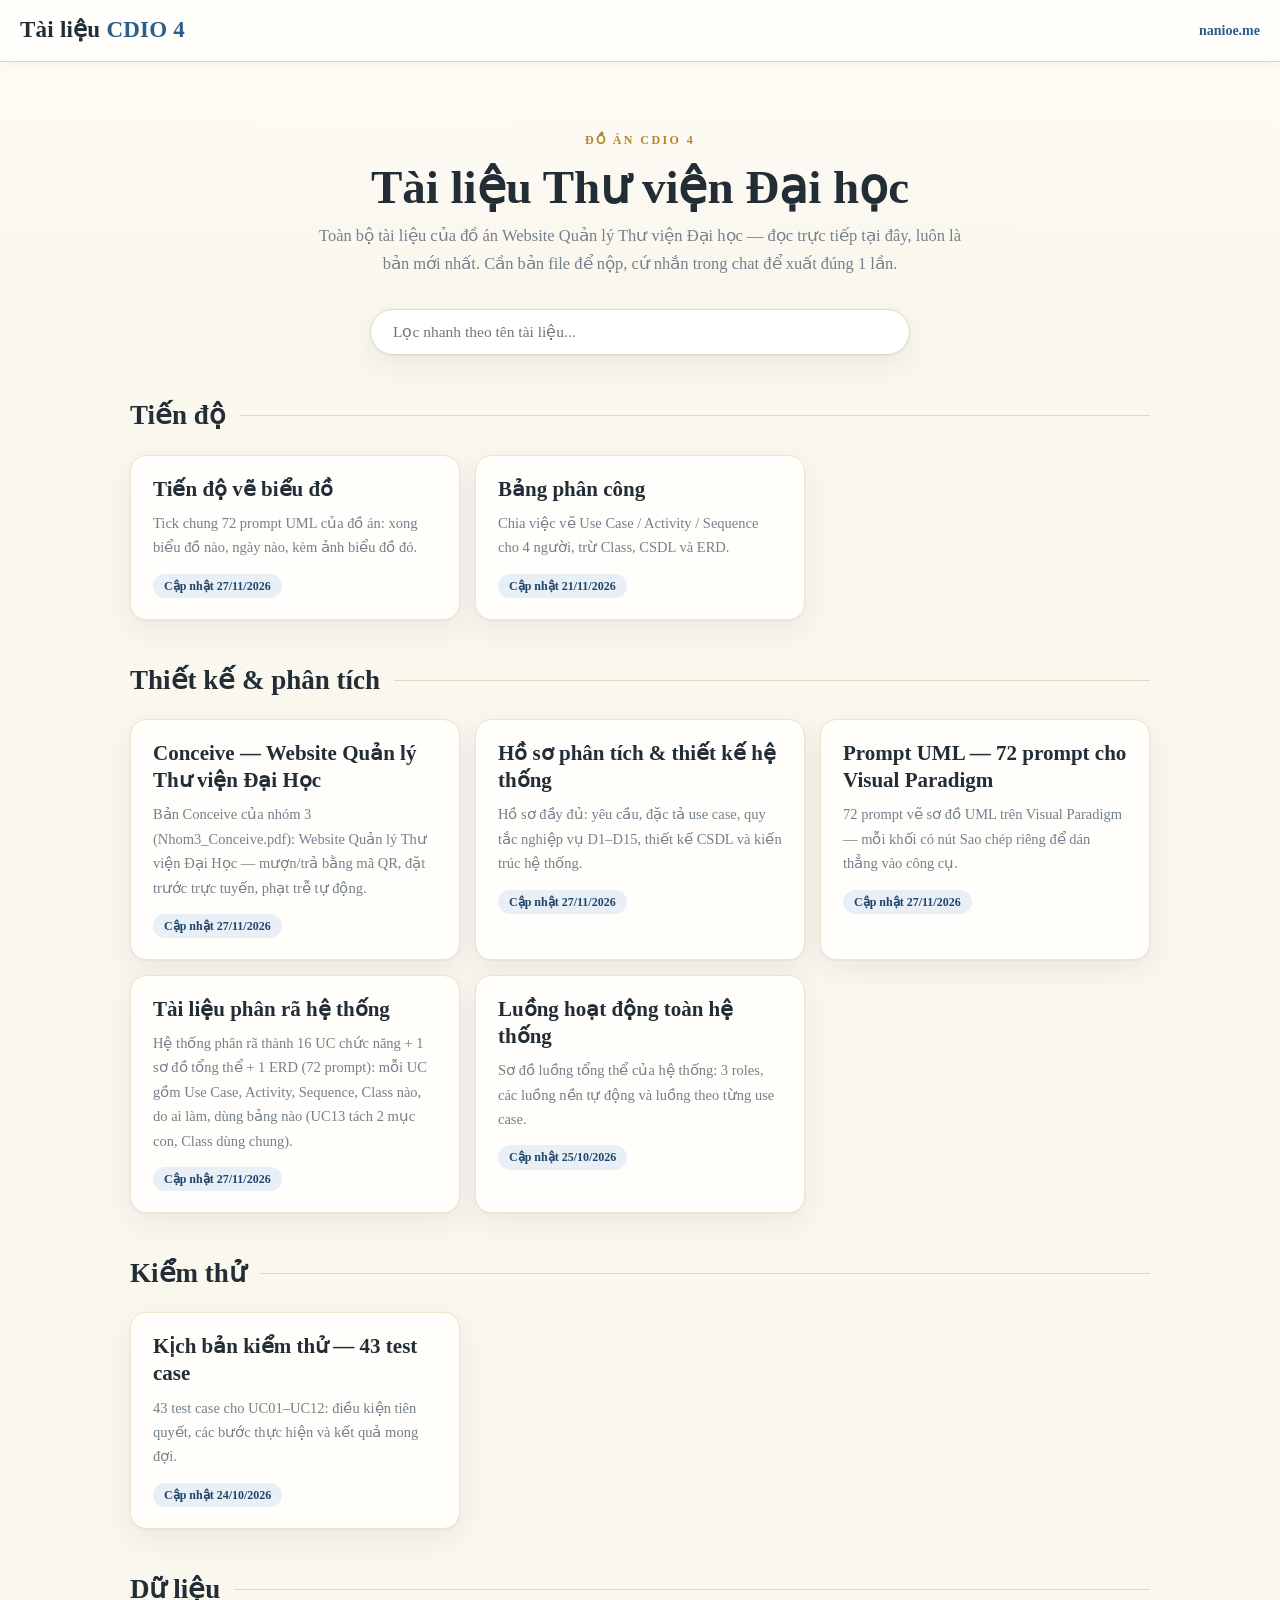
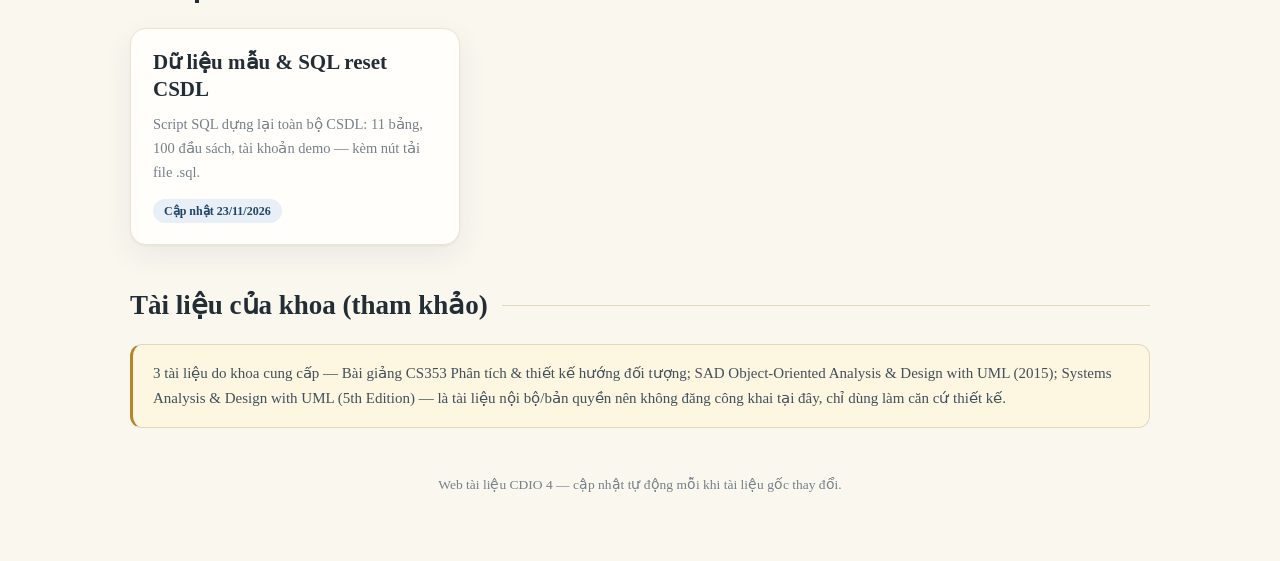
<file: index.html>
<!DOCTYPE html>
<html lang="vi">
<head>
<meta charset="UTF-8">
<meta name="viewport" content="width=device-width, initial-scale=1">
<title>Mục lục tài liệu — Tài liệu CDIO 4</title>
<meta name="description" content="Toàn bộ tài liệu đồ án CDIO 4 — Website Quản lý Thư viện Đại học, đọc tại một địa chỉ duy nhất, luôn là bản mới nhất.">
<link rel="icon" href="data:image/svg+xml,<svg xmlns='http://www.w3.org/2000/svg' viewBox='0 0 100 100'><text y='.9em' font-size='90'>B</text></svg>">
<link rel="stylesheet" href="style.css?v=9">
</head>
<body>
<header class="topbar">
  <a class="brand" href="index.html">Tài liệu <em>CDIO 4</em></a>
  <span class="top-links"><a href="https://nanioe.me">nanioe.me</a></span>
</header>
<main class="home">
  <div class="hero">
    <div class="kicker">Đồ án CDIO 4</div>
    <h1>Tài liệu Thư viện Đại học</h1>
    <p>Toàn bộ tài liệu của đồ án Website Quản lý Thư viện Đại học — đọc trực tiếp tại đây, luôn là bản mới nhất. Cần bản file để nộp, cứ nhắn trong chat để xuất đúng 1 lần.</p>
  </div>
  <input class="filter" id="docFilter" type="search" placeholder="Lọc nhanh theo tên tài liệu...">
<section class="group-block"><h2>Tiến độ</h2><div class="cards"><a class="card" href="tien-do.html" data-search="tiến độ vẽ biểu đồ tick chung 72 prompt uml của đồ án: xong biểu đồ nào, ngày nào, kèm ảnh biểu đồ đó."><strong>Tiến độ vẽ biểu đồ</strong><p>Tick chung 72 prompt UML của đồ án: xong biểu đồ nào, ngày nào, kèm ảnh biểu đồ đó.</p><span class="upd">Cập nhật 27/11/2026</span></a><a class="card" href="phan-cong.html" data-search="bảng phân công chia việc vẽ use case / activity / sequence cho 4 người, trừ class, csdl và erd."><strong>Bảng phân công</strong><p>Chia việc vẽ Use Case / Activity / Sequence cho 4 người, trừ Class, CSDL và ERD.</p><span class="upd">Cập nhật 21/11/2026</span></a></div></section>
<section class="group-block"><h2>Thiết kế &amp; phân tích</h2><div class="cards"><a class="card" href="conceive.html" data-search="conceive — website quản lý thư viện đại học bản conceive của nhóm 3 (nhom3_conceive.pdf): website quản lý thư viện đại học — mượn/trả bằng mã qr, đặt trước trực tuyến, phạt trễ tự động."><strong>Conceive — Website Quản lý Thư viện Đại Học</strong><p>Bản Conceive của nhóm 3 (Nhom3_Conceive.pdf): Website Quản lý Thư viện Đại Học — mượn/trả bằng mã QR, đặt trước trực tuyến, phạt trễ tự động.</p><span class="upd">Cập nhật 27/11/2026</span></a><a class="card" href="ho-so-thiet-ke.html" data-search="hồ sơ phân tích &amp; thiết kế hệ thống hồ sơ đầy đủ: yêu cầu, đặc tả use case, quy tắc nghiệp vụ d1–d15, thiết kế csdl và kiến trúc hệ thống."><strong>Hồ sơ phân tích &amp; thiết kế hệ thống</strong><p>Hồ sơ đầy đủ: yêu cầu, đặc tả use case, quy tắc nghiệp vụ D1–D15, thiết kế CSDL và kiến trúc hệ thống.</p><span class="upd">Cập nhật 27/11/2026</span></a><a class="card" href="prompt-uml.html" data-search="prompt uml — 72 prompt cho visual paradigm 72 prompt vẽ sơ đồ uml trên visual paradigm — mỗi khối có nút sao chép riêng để dán thẳng vào công cụ."><strong>Prompt UML — 72 prompt cho Visual Paradigm</strong><p>72 prompt vẽ sơ đồ UML trên Visual Paradigm — mỗi khối có nút Sao chép riêng để dán thẳng vào công cụ.</p><span class="upd">Cập nhật 27/11/2026</span></a><a class="card" href="phan-ra.html" data-search="tài liệu phân rã hệ thống hệ thống phân rã thành 16 uc chức năng + 1 sơ đồ tổng thể + 1 erd (72 prompt): mỗi uc gồm use case, activity, sequence, class nào, do ai làm, dùng bảng nào (uc13 tách 2 mục con, class dùng chung)."><strong>Tài liệu phân rã hệ thống</strong><p>Hệ thống phân rã thành 16 UC chức năng + 1 sơ đồ tổng thể + 1 ERD (72 prompt): mỗi UC gồm Use Case, Activity, Sequence, Class nào, do ai làm, dùng bảng nào (UC13 tách 2 mục con, Class dùng chung).</p><span class="upd">Cập nhật 27/11/2026</span></a><a class="card" href="luong-hoat-dong.html" data-search="luồng hoạt động toàn hệ thống sơ đồ luồng tổng thể của hệ thống: 3 roles, các luồng nền tự động và luồng theo từng use case."><strong>Luồng hoạt động toàn hệ thống</strong><p>Sơ đồ luồng tổng thể của hệ thống: 3 roles, các luồng nền tự động và luồng theo từng use case.</p><span class="upd">Cập nhật 25/10/2026</span></a></div></section>
<section class="group-block"><h2>Kiểm thử</h2><div class="cards"><a class="card" href="kich-ban-kiem-thu.html" data-search="kịch bản kiểm thử — 43 test case 43 test case cho uc01–uc12: điều kiện tiên quyết, các bước thực hiện và kết quả mong đợi."><strong>Kịch bản kiểm thử — 43 test case</strong><p>43 test case cho UC01–UC12: điều kiện tiên quyết, các bước thực hiện và kết quả mong đợi.</p><span class="upd">Cập nhật 24/10/2026</span></a></div></section>
<section class="group-block"><h2>Dữ liệu</h2><div class="cards"><a class="card" href="du-lieu-sql.html" data-search="dữ liệu mẫu &amp; sql reset csdl script sql dựng lại toàn bộ csdl: 11 bảng, 100 đầu sách, tài khoản demo — kèm nút tải file .sql."><strong>Dữ liệu mẫu &amp; SQL reset CSDL</strong><p>Script SQL dựng lại toàn bộ CSDL: 11 bảng, 100 đầu sách, tài khoản demo — kèm nút tải file .sql.</p><span class="upd">Cập nhật 23/11/2026</span></a></div></section>
  <h2>Tài liệu của khoa (tham khảo)</h2>
  <div class="note">3 tài liệu do khoa cung cấp — Bài giảng CS353 Phân tích &amp; thiết kế hướng đối tượng; SAD Object-Oriented Analysis &amp; Design with UML (2015); Systems Analysis &amp; Design with UML (5th Edition) — là tài liệu nội bộ/bản quyền nên không đăng công khai tại đây, chỉ dùng làm căn cứ thiết kế.</div>
  <footer>Web tài liệu CDIO 4 — cập nhật tự động mỗi khi tài liệu gốc thay đổi.</footer>
</main>
<script src="docs.js?v=9"></script>
</body>
</html>
</file>
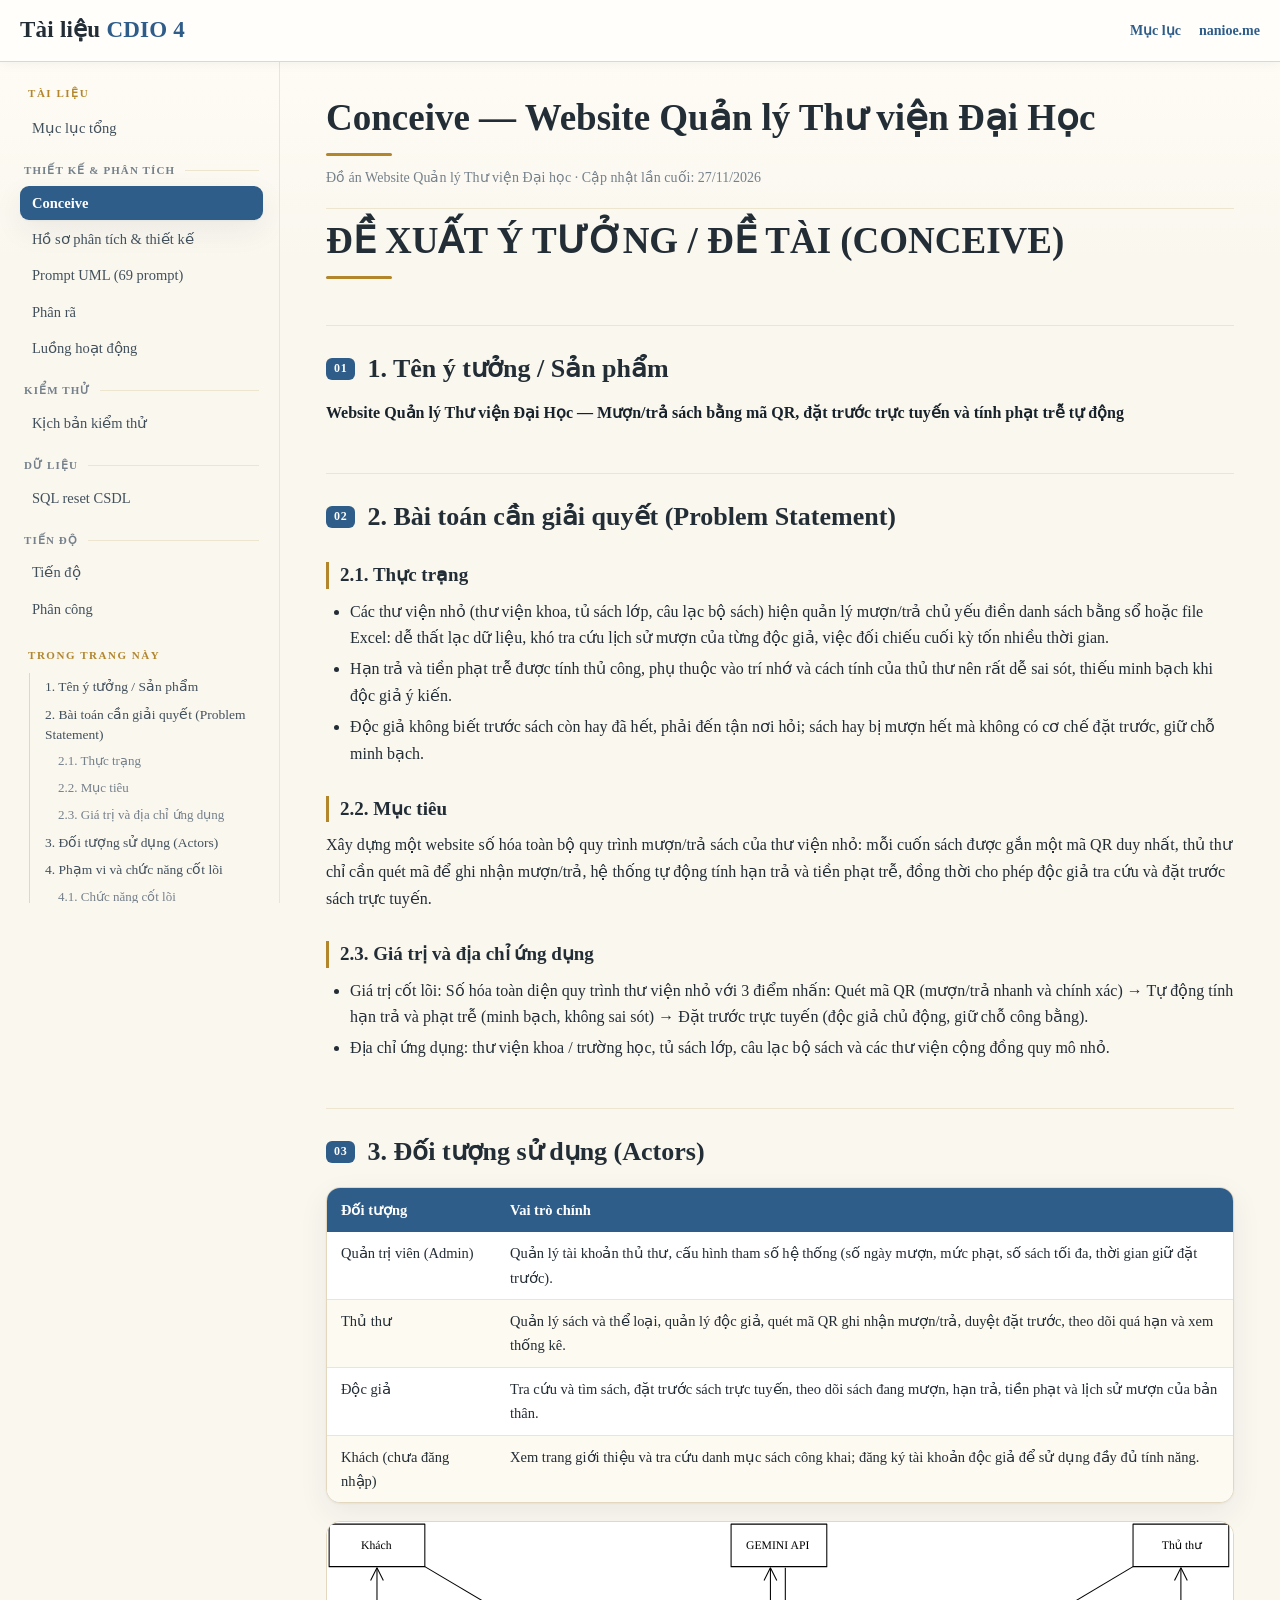
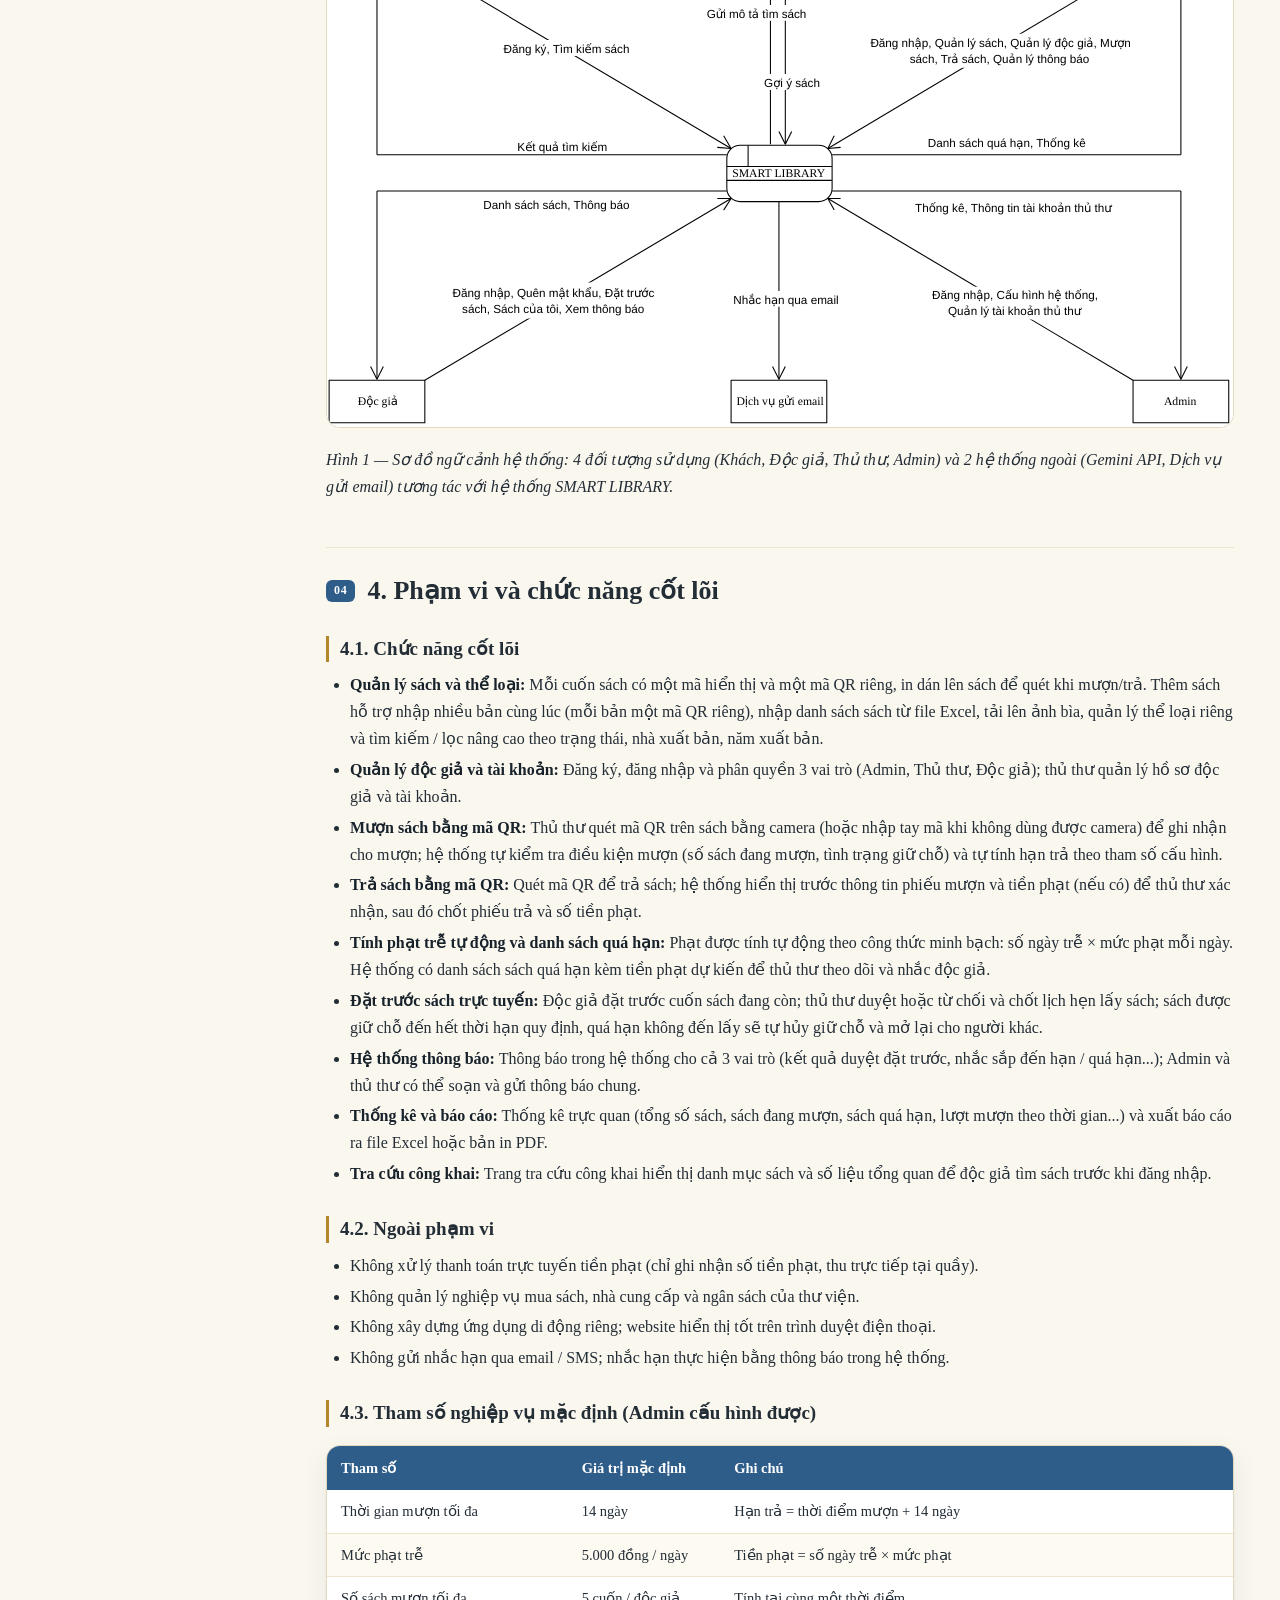
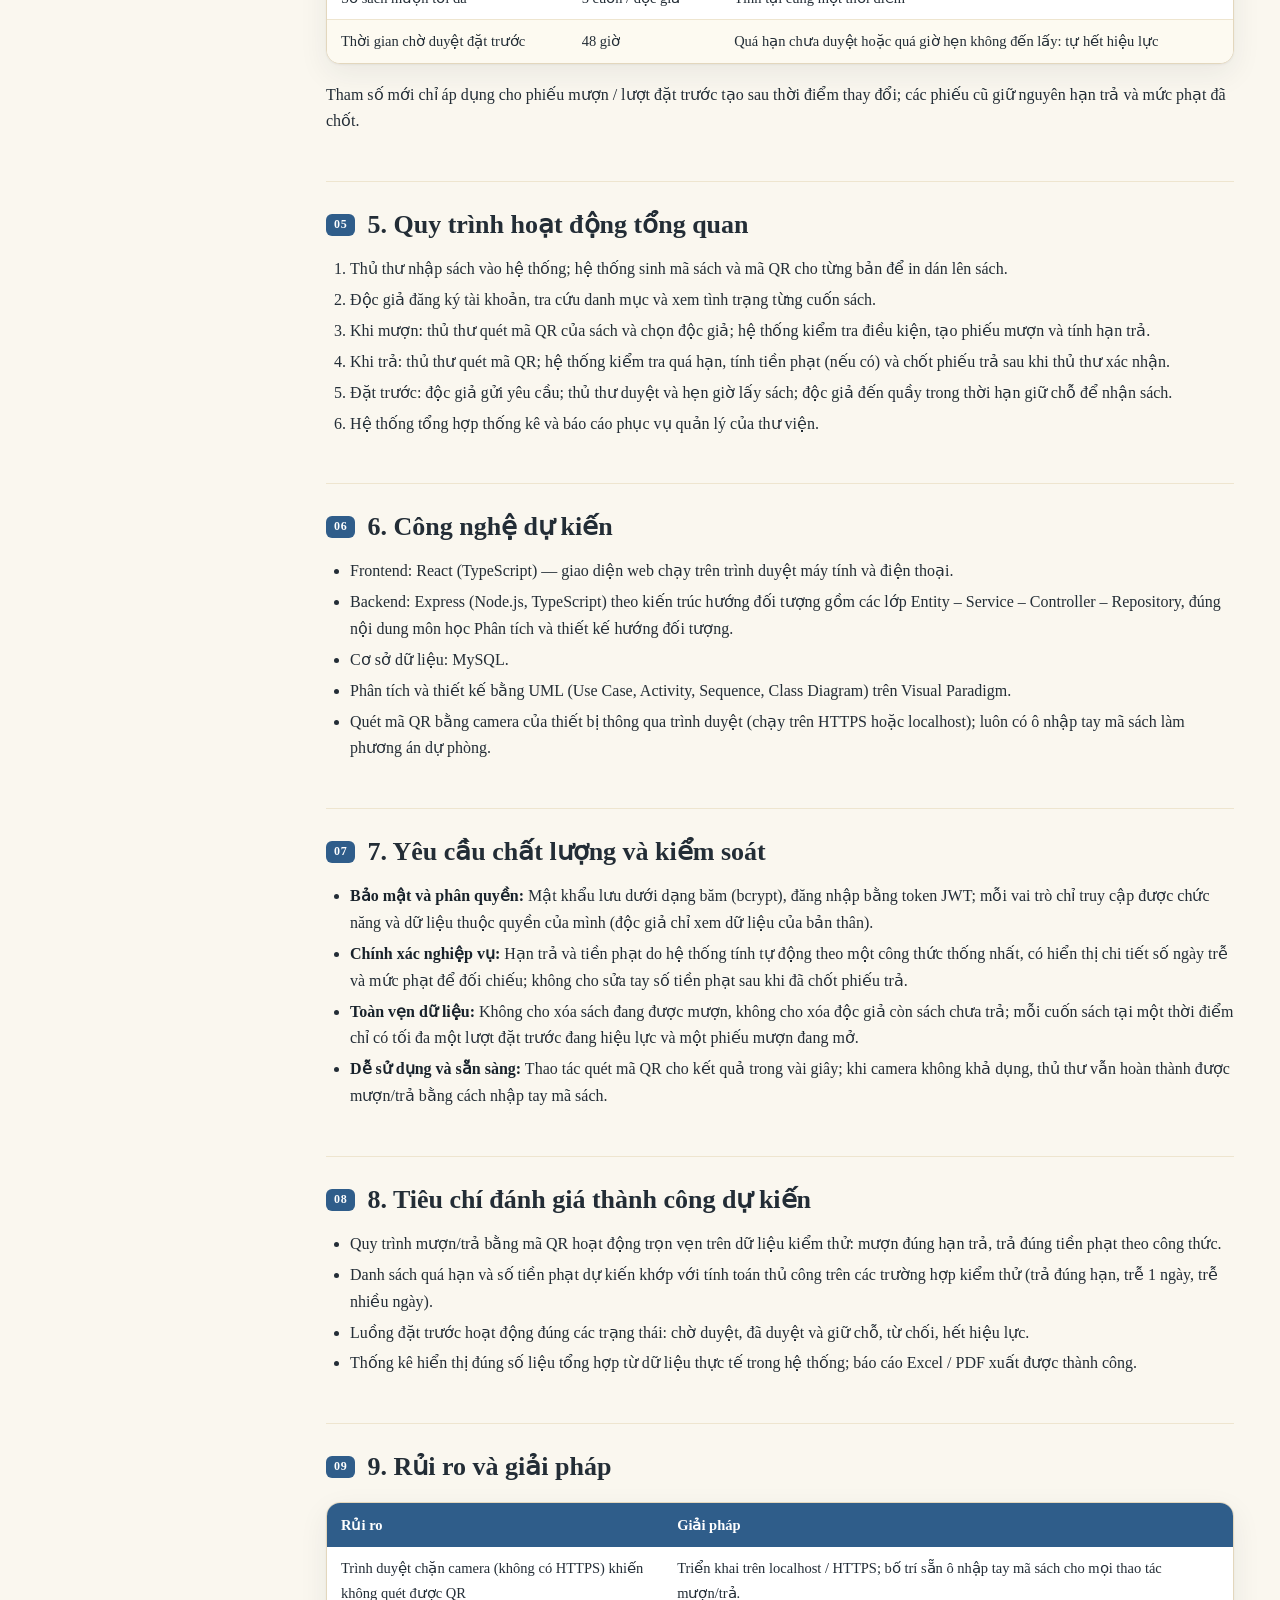
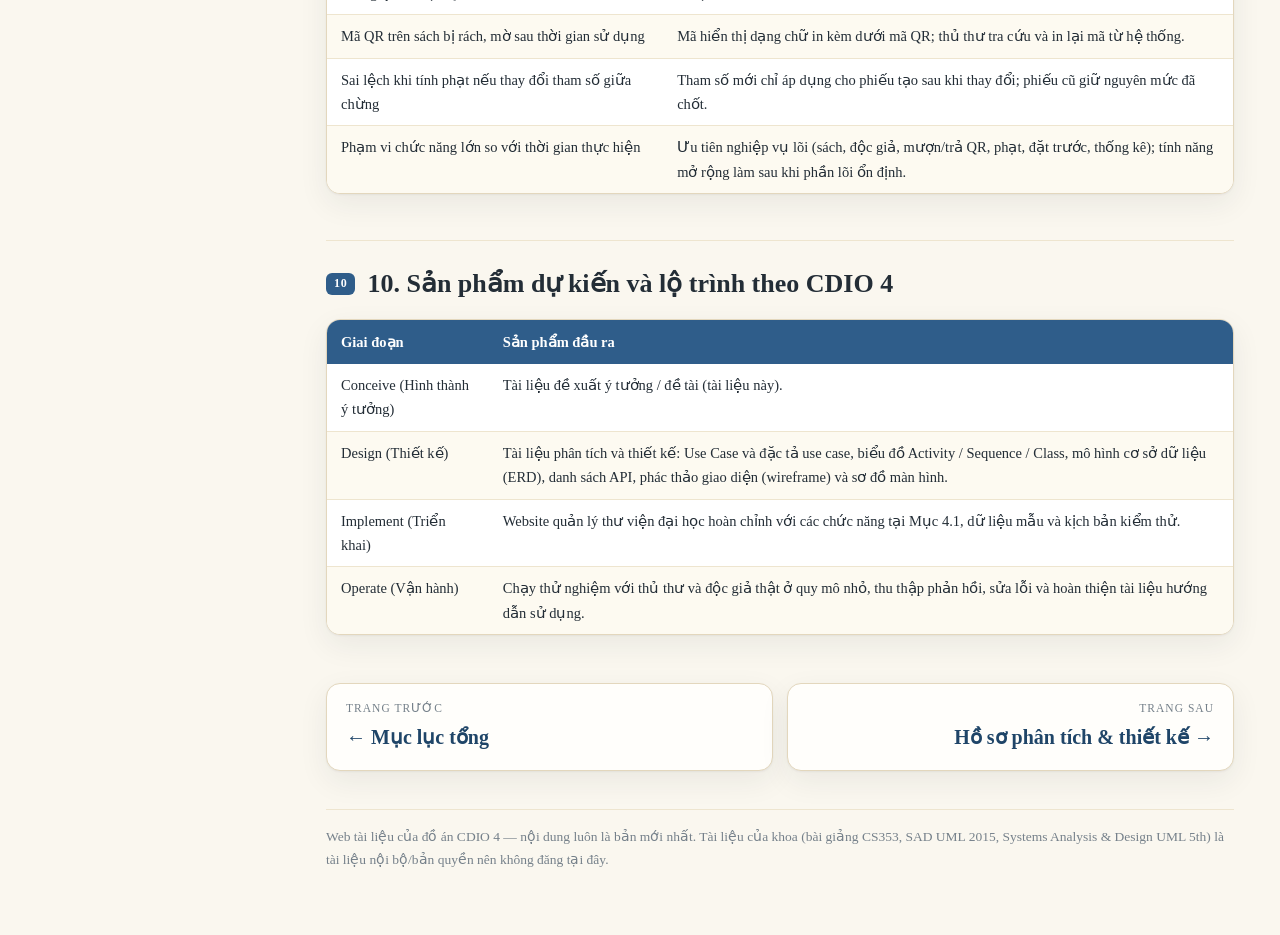
<file: conceive.html>
<!DOCTYPE html>
<html lang="vi">
<head>
<meta charset="UTF-8">
<meta name="viewport" content="width=device-width, initial-scale=1">
<title>Conceive — Website Quản lý Thư viện Đại Học — Tài liệu CDIO 4</title>
<meta name="description" content="Tài liệu đồ án CDIO 4 — Website Quản lý Thư viện Đại học: conceive, phân tích thiết kế, prompt UML, kiểm thử, SQL.">
<link rel="icon" href="data:image/svg+xml,<svg xmlns='http://www.w3.org/2000/svg' viewBox='0 0 100 100'><text y='.9em' font-size='90'>B</text></svg>">
<link rel="stylesheet" href="style.css?v=9">
</head>
<body>
<header class="topbar">
  <button class="menu-btn" id="menuBtn" aria-label="Mở mục lục">&#9776;</button>
  <a class="brand" href="index.html">Tài liệu <em>CDIO 4</em></a>
  <span class="top-links"><a href="index.html">Mục lục</a><a href="https://nanioe.me">nanioe.me</a></span>
</header>
<div class="docs-layout">
<aside class="sidebar" id="sidebar">
<div class="side-label">Tài liệu</div>
<nav class="doc-nav">
<a href="index.html">Mục lục tổng</a>
<div class="nav-group">Thiết kế &amp; phân tích</div><a href="conceive.html" class="active">Conceive</a><a href="ho-so-thiet-ke.html">Hồ sơ phân tích &amp; thiết kế</a><a href="prompt-uml.html">Prompt UML (69 prompt)</a><a href="phan-ra.html">Phân rã</a><a href="luong-hoat-dong.html">Luồng hoạt động</a><div class="nav-group">Kiểm thử</div><a href="kich-ban-kiem-thu.html">Kịch bản kiểm thử</a><div class="nav-group">Dữ liệu</div><a href="du-lieu-sql.html">SQL reset CSDL</a><div class="nav-group">Tiến độ</div><a href="tien-do.html">Tiến độ</a><a href="phan-cong.html">Phân công</a>
</nav>
<div class="side-label">Trong trang này</div>
<nav class="toc">
<a href="#1-ten-y-tuong-san-pham">1. Tên ý tưởng / Sản phẩm</a>
<a href="#2-bai-toan-can-giai-quyet-problem-statement">2. Bài toán cần giải quyết (Problem Statement)</a>
<a href="#2-1-thuc-trang" class="lv3">2.1. Thực trạng</a>
<a href="#2-2-muc-tieu" class="lv3">2.2. Mục tiêu</a>
<a href="#2-3-gia-tri-va-dia-chi-ung-dung" class="lv3">2.3. Giá trị và địa chỉ ứng dụng</a>
<a href="#3-doi-tuong-su-dung-actors">3. Đối tượng sử dụng (Actors)</a>
<a href="#4-pham-vi-va-chuc-nang-cot-loi">4. Phạm vi và chức năng cốt lõi</a>
<a href="#4-1-chuc-nang-cot-loi" class="lv3">4.1. Chức năng cốt lõi</a>
<a href="#4-2-ngoai-pham-vi" class="lv3">4.2. Ngoài phạm vi</a>
<a href="#4-3-tham-so-nghiep-vu-mac-dinh-admin-cau-hinh-duoc" class="lv3">4.3. Tham số nghiệp vụ mặc định (Admin cấu hình được)</a>
<a href="#5-quy-trinh-hoat-dong-tong-quan">5. Quy trình hoạt động tổng quan</a>
<a href="#6-cong-nghe-du-kien">6. Công nghệ dự kiến</a>
<a href="#7-yeu-cau-chat-luong-va-kiem-soat">7. Yêu cầu chất lượng và kiểm soát</a>
<a href="#8-tieu-chi-danh-gia-thanh-cong-du-kien">8. Tiêu chí đánh giá thành công dự kiến</a>
<a href="#9-rui-ro-va-giai-phap">9. Rủi ro và giải pháp</a>
<a href="#10-san-pham-du-kien-va-lo-trinh-theo-cdio-4">10. Sản phẩm dự kiến và lộ trình theo CDIO 4</a>
</nav>
</aside>
<div class="backdrop" id="backdrop"></div>
<main class="content">
<h1>Conceive — Website Quản lý Thư viện Đại Học</h1>
<p class="meta">Đồ án Website Quản lý Thư viện Đại học &middot; Cập nhật lần cuối: 27/11/2026</p>
<h1>ĐỀ XUẤT Ý TƯỞNG / ĐỀ TÀI (CONCEIVE)</h1>
<h2 id="1-ten-y-tuong-san-pham">1. Tên ý tưởng / Sản phẩm</h2>
<p><strong>Website Quản lý Thư viện Đại Học — Mượn/trả sách bằng mã QR, đặt trước trực tuyến và tính phạt trễ tự động</strong></p>
<h2 id="2-bai-toan-can-giai-quyet-problem-statement">2. Bài toán cần giải quyết (Problem Statement)</h2>
<h3 id="2-1-thuc-trang">2.1. Thực trạng</h3>
<ul>
<li>Các thư viện nhỏ (thư viện khoa, tủ sách lớp, câu lạc bộ sách) hiện quản lý mượn/trả chủ yếu điền danh sách bằng sổ hoặc file Excel: dễ thất lạc dữ liệu, khó tra cứu lịch sử mượn của từng độc giả, việc đối chiếu cuối kỳ tốn nhiều thời gian.</li>
<li>Hạn trả và tiền phạt trễ được tính thủ công, phụ thuộc vào trí nhớ và cách tính của thủ thư nên rất dễ sai sót, thiếu minh bạch khi độc giả ý kiến.</li>
<li>Độc giả không biết trước sách còn hay đã hết, phải đến tận nơi hỏi; sách hay bị mượn hết mà không có cơ chế đặt trước, giữ chỗ minh bạch.</li>
</ul>
<h3 id="2-2-muc-tieu">2.2. Mục tiêu</h3>
<p>Xây dựng một website số hóa toàn bộ quy trình mượn/trả sách của thư viện nhỏ: mỗi cuốn sách được gắn một mã QR duy nhất, thủ thư chỉ cần quét mã để ghi nhận mượn/trả, hệ thống tự động tính hạn trả và tiền phạt trễ, đồng thời cho phép độc giả tra cứu và đặt trước sách trực tuyến.</p>
<h3 id="2-3-gia-tri-va-dia-chi-ung-dung">2.3. Giá trị và địa chỉ ứng dụng</h3>
<ul>
<li>Giá trị cốt lõi: Số hóa toàn diện quy trình thư viện nhỏ với 3 điểm nhấn: Quét mã QR (mượn/trả nhanh và chính xác) → Tự động tính hạn trả và phạt trễ (minh bạch, không sai sót) → Đặt trước trực tuyến (độc giả chủ động, giữ chỗ công bằng).</li>
<li>Địa chỉ ứng dụng: thư viện khoa / trường học, tủ sách lớp, câu lạc bộ sách và các thư viện cộng đồng quy mô nhỏ.</li>
</ul>
<h2 id="3-doi-tuong-su-dung-actors">3. Đối tượng sử dụng (Actors)</h2>
<div class="table-wrap"><table>
<thead>
<tr>
<th>Đối tượng</th>
<th>Vai trò chính</th>
</tr>
</thead>
<tbody>
<tr>
<td>Quản trị viên (Admin)</td>
<td>Quản lý tài khoản thủ thư, cấu hình tham số hệ thống (số ngày mượn, mức phạt, số sách tối đa, thời gian giữ đặt trước).</td>
</tr>
<tr>
<td>Thủ thư</td>
<td>Quản lý sách và thể loại, quản lý độc giả, quét mã QR ghi nhận mượn/trả, duyệt đặt trước, theo dõi quá hạn và xem thống kê.</td>
</tr>
<tr>
<td>Độc giả</td>
<td>Tra cứu và tìm sách, đặt trước sách trực tuyến, theo dõi sách đang mượn, hạn trả, tiền phạt và lịch sử mượn của bản thân.</td>
</tr>
<tr>
<td>Khách (chưa đăng nhập)</td>
<td>Xem trang giới thiệu và tra cứu danh mục sách công khai; đăng ký tài khoản độc giả để sử dụng đầy đủ tính năng.</td>
</tr>
</tbody>
</table></div>
<p><a href="images/context-diagram-smart-library.svg"><img src="images/context-diagram-smart-library.svg" alt="Sơ đồ ngữ cảnh — Hệ thống Quản lý Thư viện Đại học (SMART LIBRARY)" style="width:100%;border:1px solid var(--line);border-radius:14px;background:#fff"></a></p>

<p><em>Hình 1 — Sơ đồ ngữ cảnh hệ thống: 4 đối tượng sử dụng (Khách, Độc giả, Thủ thư, Admin) và 2 hệ thống ngoài (Gemini API, Dịch vụ gửi email) tương tác với hệ thống SMART LIBRARY.</em></p>
<h2 id="4-pham-vi-va-chuc-nang-cot-loi">4. Phạm vi và chức năng cốt lõi</h2>
<h3 id="4-1-chuc-nang-cot-loi">4.1. Chức năng cốt lõi</h3>
<ul>
<li><strong>Quản lý sách và thể loại:</strong> Mỗi cuốn sách có một mã hiển thị và một mã QR riêng, in dán lên sách để quét khi mượn/trả. Thêm sách hỗ trợ nhập nhiều bản cùng lúc (mỗi bản một mã QR riêng), nhập danh sách sách từ file Excel, tải lên ảnh bìa, quản lý thể loại riêng và tìm kiếm / lọc nâng cao theo trạng thái, nhà xuất bản, năm xuất bản.</li>
<li><strong>Quản lý độc giả và tài khoản:</strong> Đăng ký, đăng nhập và phân quyền 3 vai trò (Admin, Thủ thư, Độc giả); thủ thư quản lý hồ sơ độc giả và tài khoản.</li>
<li><strong>Mượn sách bằng mã QR:</strong> Thủ thư quét mã QR trên sách bằng camera (hoặc nhập tay mã khi không dùng được camera) để ghi nhận cho mượn; hệ thống tự kiểm tra điều kiện mượn (số sách đang mượn, tình trạng giữ chỗ) và tự tính hạn trả theo tham số cấu hình.</li>
<li><strong>Trả sách bằng mã QR:</strong> Quét mã QR để trả sách; hệ thống hiển thị trước thông tin phiếu mượn và tiền phạt (nếu có) để thủ thư xác nhận, sau đó chốt phiếu trả và số tiền phạt.</li>
<li><strong>Tính phạt trễ tự động và danh sách quá hạn:</strong> Phạt được tính tự động theo công thức minh bạch: số ngày trễ × mức phạt mỗi ngày. Hệ thống có danh sách sách quá hạn kèm tiền phạt dự kiến để thủ thư theo dõi và nhắc độc giả.</li>
<li><strong>Đặt trước sách trực tuyến:</strong> Độc giả đặt trước cuốn sách đang còn; thủ thư duyệt hoặc từ chối và chốt lịch hẹn lấy sách; sách được giữ chỗ đến hết thời hạn quy định, quá hạn không đến lấy sẽ tự hủy giữ chỗ và mở lại cho người khác.</li>
<li><strong>Hệ thống thông báo:</strong> Thông báo trong hệ thống cho cả 3 vai trò (kết quả duyệt đặt trước, nhắc sắp đến hạn / quá hạn...); Admin và thủ thư có thể soạn và gửi thông báo chung.</li>
<li><strong>Thống kê và báo cáo:</strong> Thống kê trực quan (tổng số sách, sách đang mượn, sách quá hạn, lượt mượn theo thời gian...) và xuất báo cáo ra file Excel hoặc bản in PDF.</li>
<li><strong>Tra cứu công khai:</strong> Trang tra cứu công khai hiển thị danh mục sách và số liệu tổng quan để độc giả tìm sách trước khi đăng nhập.</li>
</ul>
<h3 id="4-2-ngoai-pham-vi">4.2. Ngoài phạm vi</h3>
<ul>
<li>Không xử lý thanh toán trực tuyến tiền phạt (chỉ ghi nhận số tiền phạt, thu trực tiếp tại quầy).</li>
<li>Không quản lý nghiệp vụ mua sách, nhà cung cấp và ngân sách của thư viện.</li>
<li>Không xây dựng ứng dụng di động riêng; website hiển thị tốt trên trình duyệt điện thoại.</li>
<li>Không gửi nhắc hạn qua email / SMS; nhắc hạn thực hiện bằng thông báo trong hệ thống.</li>
</ul>
<h3 id="4-3-tham-so-nghiep-vu-mac-dinh-admin-cau-hinh-duoc">4.3. Tham số nghiệp vụ mặc định (Admin cấu hình được)</h3>
<div class="table-wrap"><table>
<thead>
<tr>
<th>Tham số</th>
<th>Giá trị mặc định</th>
<th>Ghi chú</th>
</tr>
</thead>
<tbody>
<tr>
<td>Thời gian mượn tối đa</td>
<td>14 ngày</td>
<td>Hạn trả = thời điểm mượn + 14 ngày</td>
</tr>
<tr>
<td>Mức phạt trễ</td>
<td>5.000 đồng / ngày</td>
<td>Tiền phạt = số ngày trễ × mức phạt</td>
</tr>
<tr>
<td>Số sách mượn tối đa</td>
<td>5 cuốn / độc giả</td>
<td>Tính tại cùng một thời điểm</td>
</tr>
<tr>
<td>Thời gian chờ duyệt đặt trước</td>
<td>48 giờ</td>
<td>Quá hạn chưa duyệt hoặc quá giờ hẹn không đến lấy: tự hết hiệu lực</td>
</tr>
</tbody>
</table></div>
<p>Tham số mới chỉ áp dụng cho phiếu mượn / lượt đặt trước tạo sau thời điểm thay đổi; các phiếu cũ giữ nguyên hạn trả và mức phạt đã chốt.</p>
<h2 id="5-quy-trinh-hoat-dong-tong-quan">5. Quy trình hoạt động tổng quan</h2>
<ol>
<li>Thủ thư nhập sách vào hệ thống; hệ thống sinh mã sách và mã QR cho từng bản để in dán lên sách.</li>
<li>Độc giả đăng ký tài khoản, tra cứu danh mục và xem tình trạng từng cuốn sách.</li>
<li>Khi mượn: thủ thư quét mã QR của sách và chọn độc giả; hệ thống kiểm tra điều kiện, tạo phiếu mượn và tính hạn trả.</li>
<li>Khi trả: thủ thư quét mã QR; hệ thống kiểm tra quá hạn, tính tiền phạt (nếu có) và chốt phiếu trả sau khi thủ thư xác nhận.</li>
<li>Đặt trước: độc giả gửi yêu cầu; thủ thư duyệt và hẹn giờ lấy sách; độc giả đến quầy trong thời hạn giữ chỗ để nhận sách.</li>
<li>Hệ thống tổng hợp thống kê và báo cáo phục vụ quản lý của thư viện.</li>
</ol>
<h2 id="6-cong-nghe-du-kien">6. Công nghệ dự kiến</h2>
<ul>
<li>Frontend: React (TypeScript) — giao diện web chạy trên trình duyệt máy tính và điện thoại.</li>
<li>Backend: Express (Node.js, TypeScript) theo kiến trúc hướng đối tượng gồm các lớp Entity – Service – Controller – Repository, đúng nội dung môn học Phân tích và thiết kế hướng đối tượng.</li>
<li>Cơ sở dữ liệu: MySQL.</li>
<li>Phân tích và thiết kế bằng UML (Use Case, Activity, Sequence, Class Diagram) trên Visual Paradigm.</li>
<li>Quét mã QR bằng camera của thiết bị thông qua trình duyệt (chạy trên HTTPS hoặc localhost); luôn có ô nhập tay mã sách làm phương án dự phòng.</li>
</ul>
<h2 id="7-yeu-cau-chat-luong-va-kiem-soat">7. Yêu cầu chất lượng và kiểm soát</h2>
<ul>
<li><strong>Bảo mật và phân quyền:</strong> Mật khẩu lưu dưới dạng băm (bcrypt), đăng nhập bằng token JWT; mỗi vai trò chỉ truy cập được chức năng và dữ liệu thuộc quyền của mình (độc giả chỉ xem dữ liệu của bản thân).</li>
<li><strong>Chính xác nghiệp vụ:</strong> Hạn trả và tiền phạt do hệ thống tính tự động theo một công thức thống nhất, có hiển thị chi tiết số ngày trễ và mức phạt để đối chiếu; không cho sửa tay số tiền phạt sau khi đã chốt phiếu trả.</li>
<li><strong>Toàn vẹn dữ liệu:</strong> Không cho xóa sách đang được mượn, không cho xóa độc giả còn sách chưa trả; mỗi cuốn sách tại một thời điểm chỉ có tối đa một lượt đặt trước đang hiệu lực và một phiếu mượn đang mở.</li>
<li><strong>Dễ sử dụng và sẵn sàng:</strong> Thao tác quét mã QR cho kết quả trong vài giây; khi camera không khả dụng, thủ thư vẫn hoàn thành được mượn/trả bằng cách nhập tay mã sách.</li>
</ul>
<h2 id="8-tieu-chi-danh-gia-thanh-cong-du-kien">8. Tiêu chí đánh giá thành công dự kiến</h2>
<ul>
<li>Quy trình mượn/trả bằng mã QR hoạt động trọn vẹn trên dữ liệu kiểm thử: mượn đúng hạn trả, trả đúng tiền phạt theo công thức.</li>
<li>Danh sách quá hạn và số tiền phạt dự kiến khớp với tính toán thủ công trên các trường hợp kiểm thử (trả đúng hạn, trễ 1 ngày, trễ nhiều ngày).</li>
<li>Luồng đặt trước hoạt động đúng các trạng thái: chờ duyệt, đã duyệt và giữ chỗ, từ chối, hết hiệu lực.</li>
<li>Thống kê hiển thị đúng số liệu tổng hợp từ dữ liệu thực tế trong hệ thống; báo cáo Excel / PDF xuất được thành công.</li>
</ul>
<h2 id="9-rui-ro-va-giai-phap">9. Rủi ro và giải pháp</h2>
<div class="table-wrap"><table>
<thead>
<tr>
<th>Rủi ro</th>
<th>Giải pháp</th>
</tr>
</thead>
<tbody>
<tr>
<td>Trình duyệt chặn camera (không có HTTPS) khiến không quét được QR</td>
<td>Triển khai trên localhost / HTTPS; bố trí sẵn ô nhập tay mã sách cho mọi thao tác mượn/trả.</td>
</tr>
<tr>
<td>Mã QR trên sách bị rách, mờ sau thời gian sử dụng</td>
<td>Mã hiển thị dạng chữ in kèm dưới mã QR; thủ thư tra cứu và in lại mã từ hệ thống.</td>
</tr>
<tr>
<td>Sai lệch khi tính phạt nếu thay đổi tham số giữa chừng</td>
<td>Tham số mới chỉ áp dụng cho phiếu tạo sau khi thay đổi; phiếu cũ giữ nguyên mức đã chốt.</td>
</tr>
<tr>
<td>Phạm vi chức năng lớn so với thời gian thực hiện</td>
<td>Ưu tiên nghiệp vụ lõi (sách, độc giả, mượn/trả QR, phạt, đặt trước, thống kê); tính năng mở rộng làm sau khi phần lõi ổn định.</td>
</tr>
</tbody>
</table></div>
<h2 id="10-san-pham-du-kien-va-lo-trinh-theo-cdio-4">10. Sản phẩm dự kiến và lộ trình theo CDIO 4</h2>
<div class="table-wrap"><table>
<thead>
<tr>
<th>Giai đoạn</th>
<th>Sản phẩm đầu ra</th>
</tr>
</thead>
<tbody>
<tr>
<td>Conceive (Hình thành ý tưởng)</td>
<td>Tài liệu đề xuất ý tưởng / đề tài (tài liệu này).</td>
</tr>
<tr>
<td>Design (Thiết kế)</td>
<td>Tài liệu phân tích và thiết kế: Use Case và đặc tả use case, biểu đồ Activity / Sequence / Class, mô hình cơ sở dữ liệu (ERD), danh sách API, phác thảo giao diện (wireframe) và sơ đồ màn hình.</td>
</tr>
<tr>
<td>Implement (Triển khai)</td>
<td>Website quản lý thư viện đại học hoàn chỉnh với các chức năng tại Mục 4.1, dữ liệu mẫu và kịch bản kiểm thử.</td>
</tr>
<tr>
<td>Operate (Vận hành)</td>
<td>Chạy thử nghiệm với thủ thư và độc giả thật ở quy mô nhỏ, thu thập phản hồi, sửa lỗi và hoàn thiện tài liệu hướng dẫn sử dụng.</td>
</tr>
</tbody>
</table></div>
<div class="prevnext">
<a class="pn prev" href="index.html"><span>Trang trước</span><strong>Mục lục tổng</strong></a>
<a class="pn next" href="ho-so-thiet-ke.html"><span>Trang sau</span><strong>Hồ sơ phân tích &amp; thiết kế</strong></a>
</div>
<footer>Web tài liệu của đồ án CDIO 4 — nội dung luôn là bản mới nhất. Tài liệu của khoa (bài giảng CS353, SAD UML 2015, Systems Analysis &amp; Design UML 5th) là tài liệu nội bộ/bản quyền nên không đăng tại đây.</footer>
</main>
</div>
<button class="to-top" id="toTop" aria-label="Về đầu trang">&#8593;</button>
<script src="docs.js?v=9"></script>
</body>
</html>
</file>
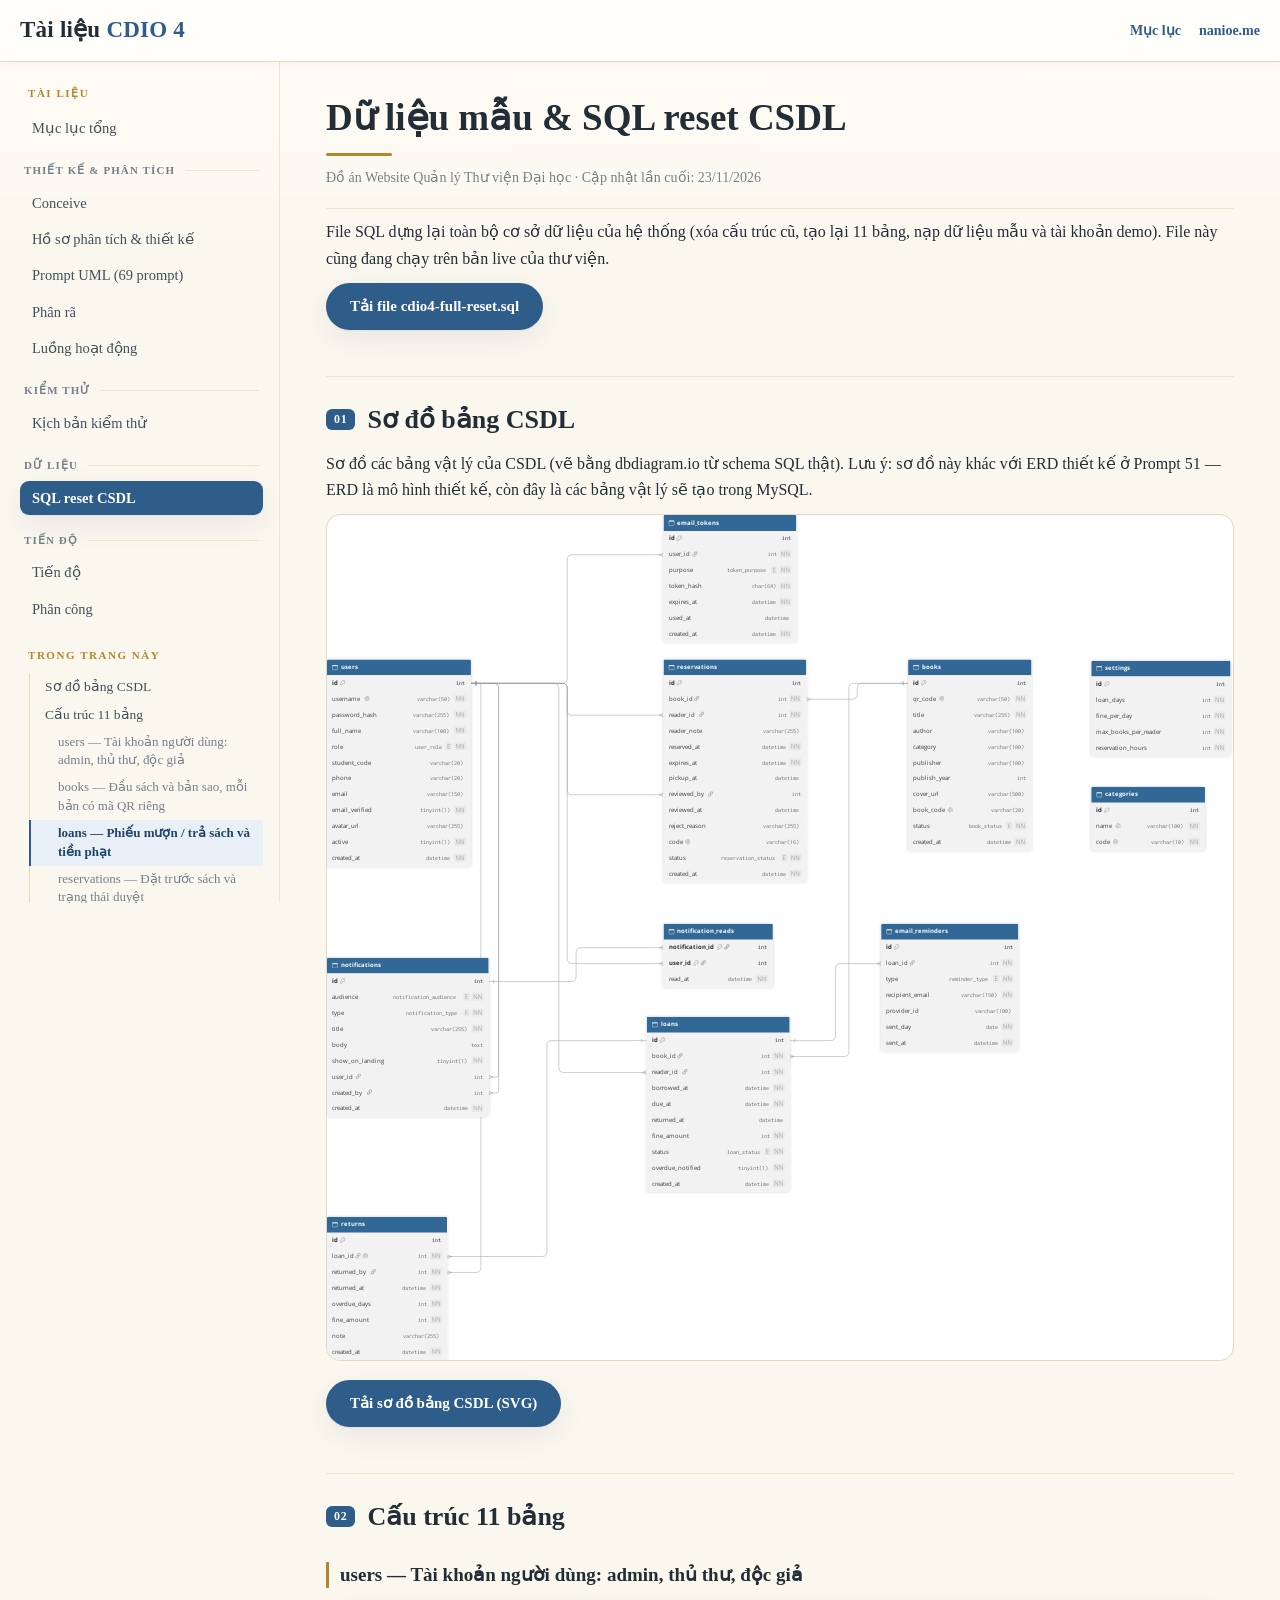
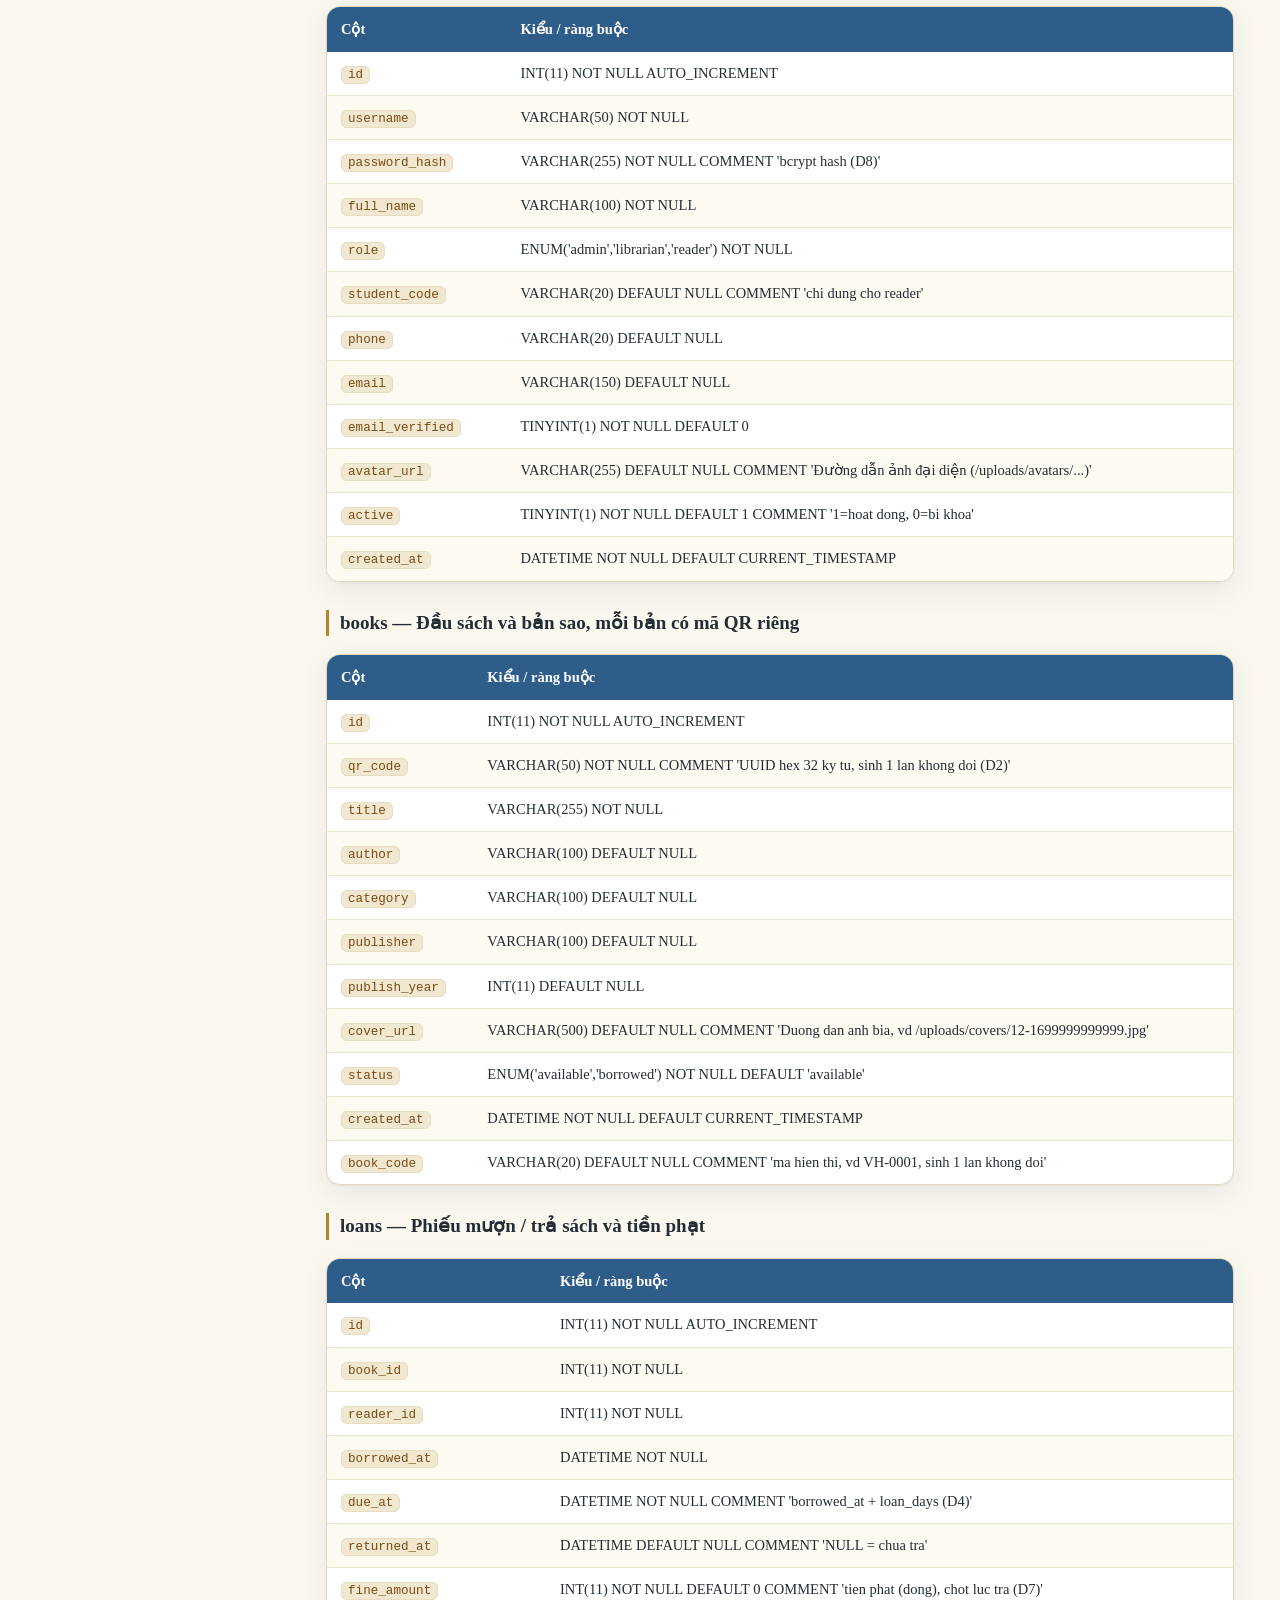
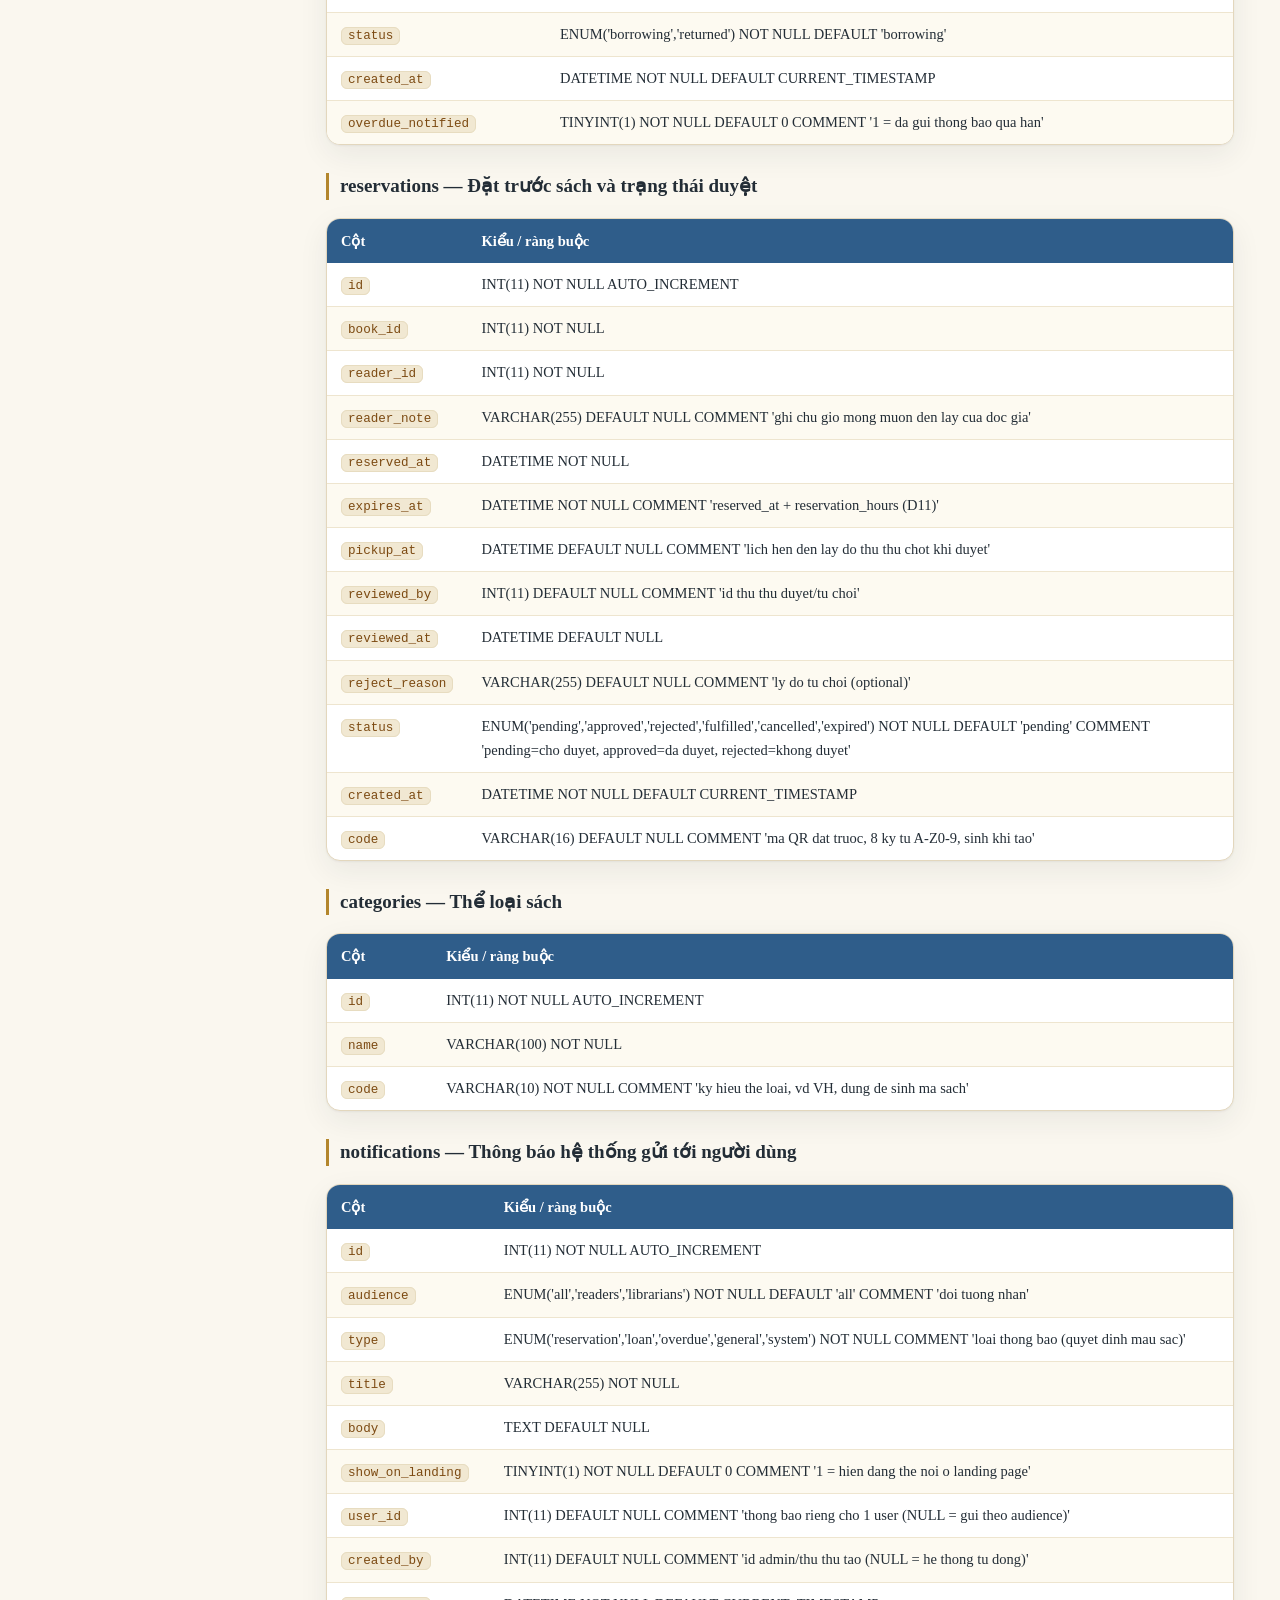
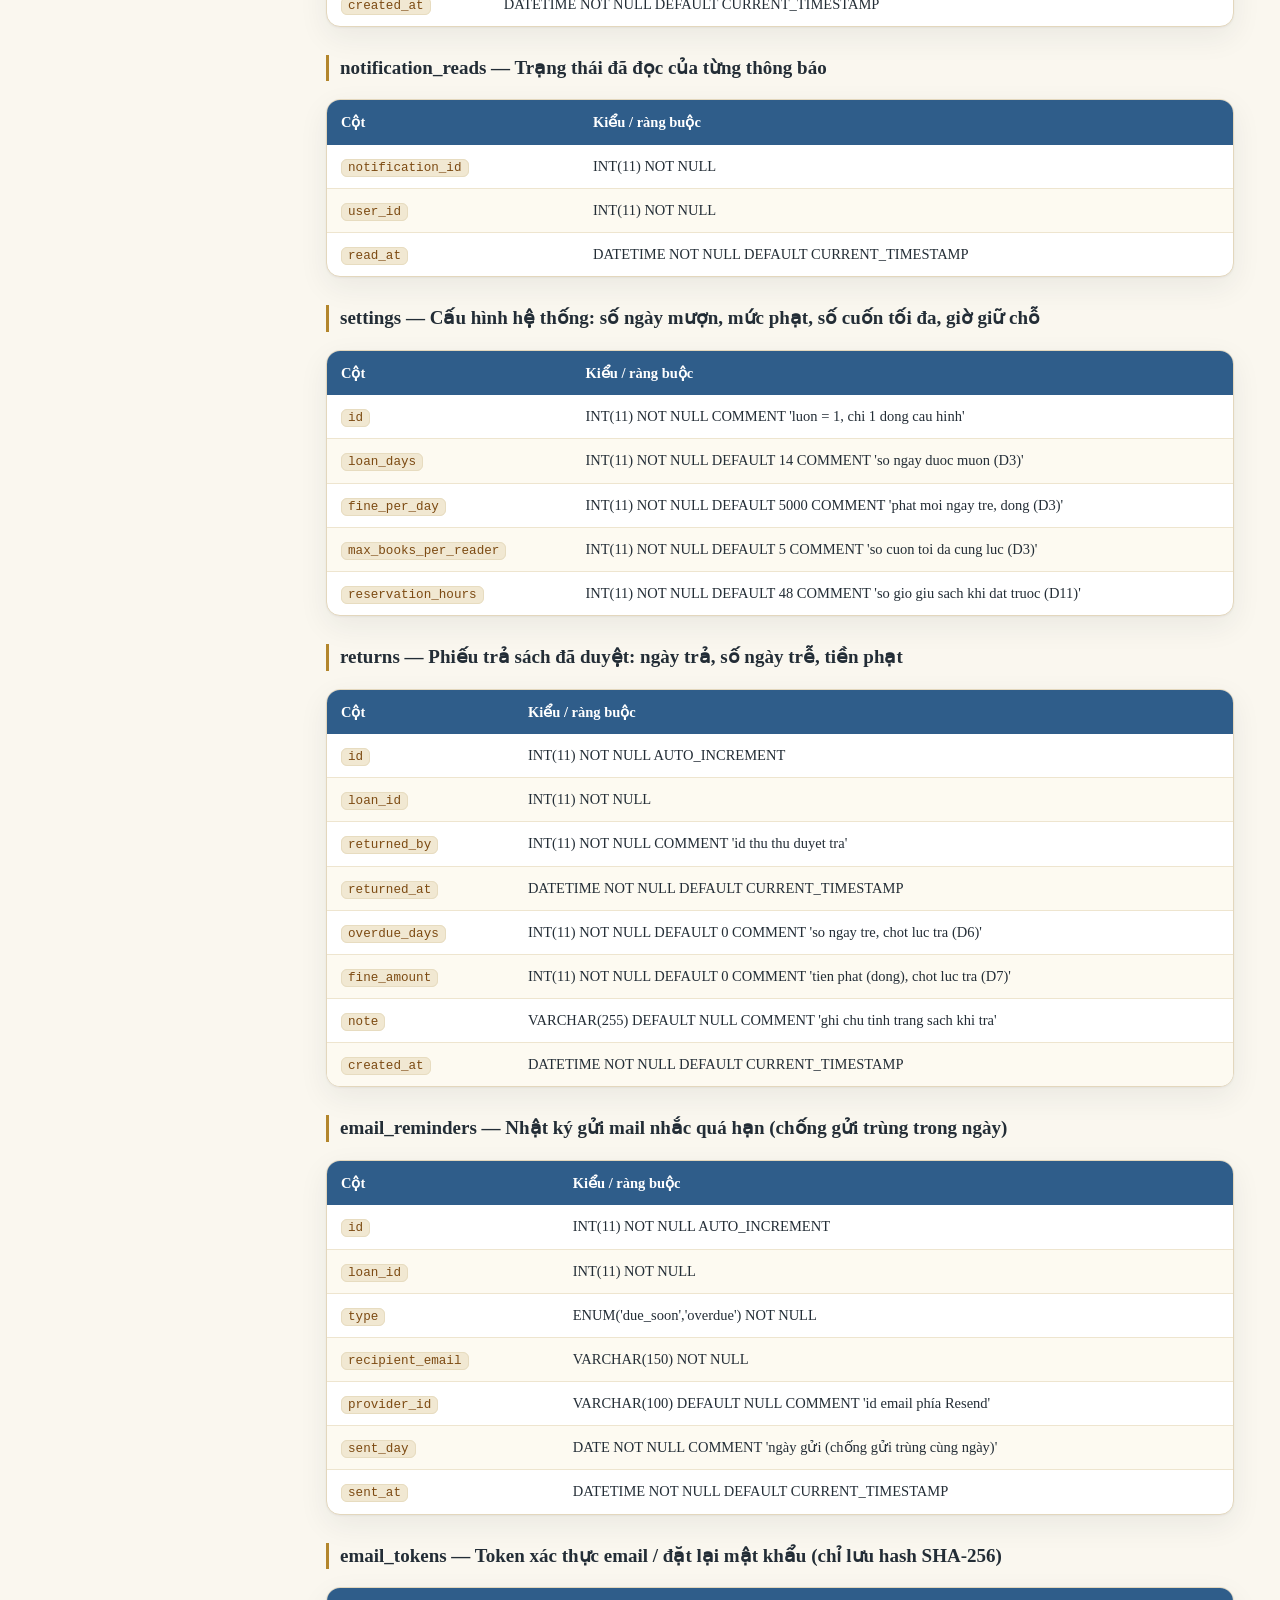
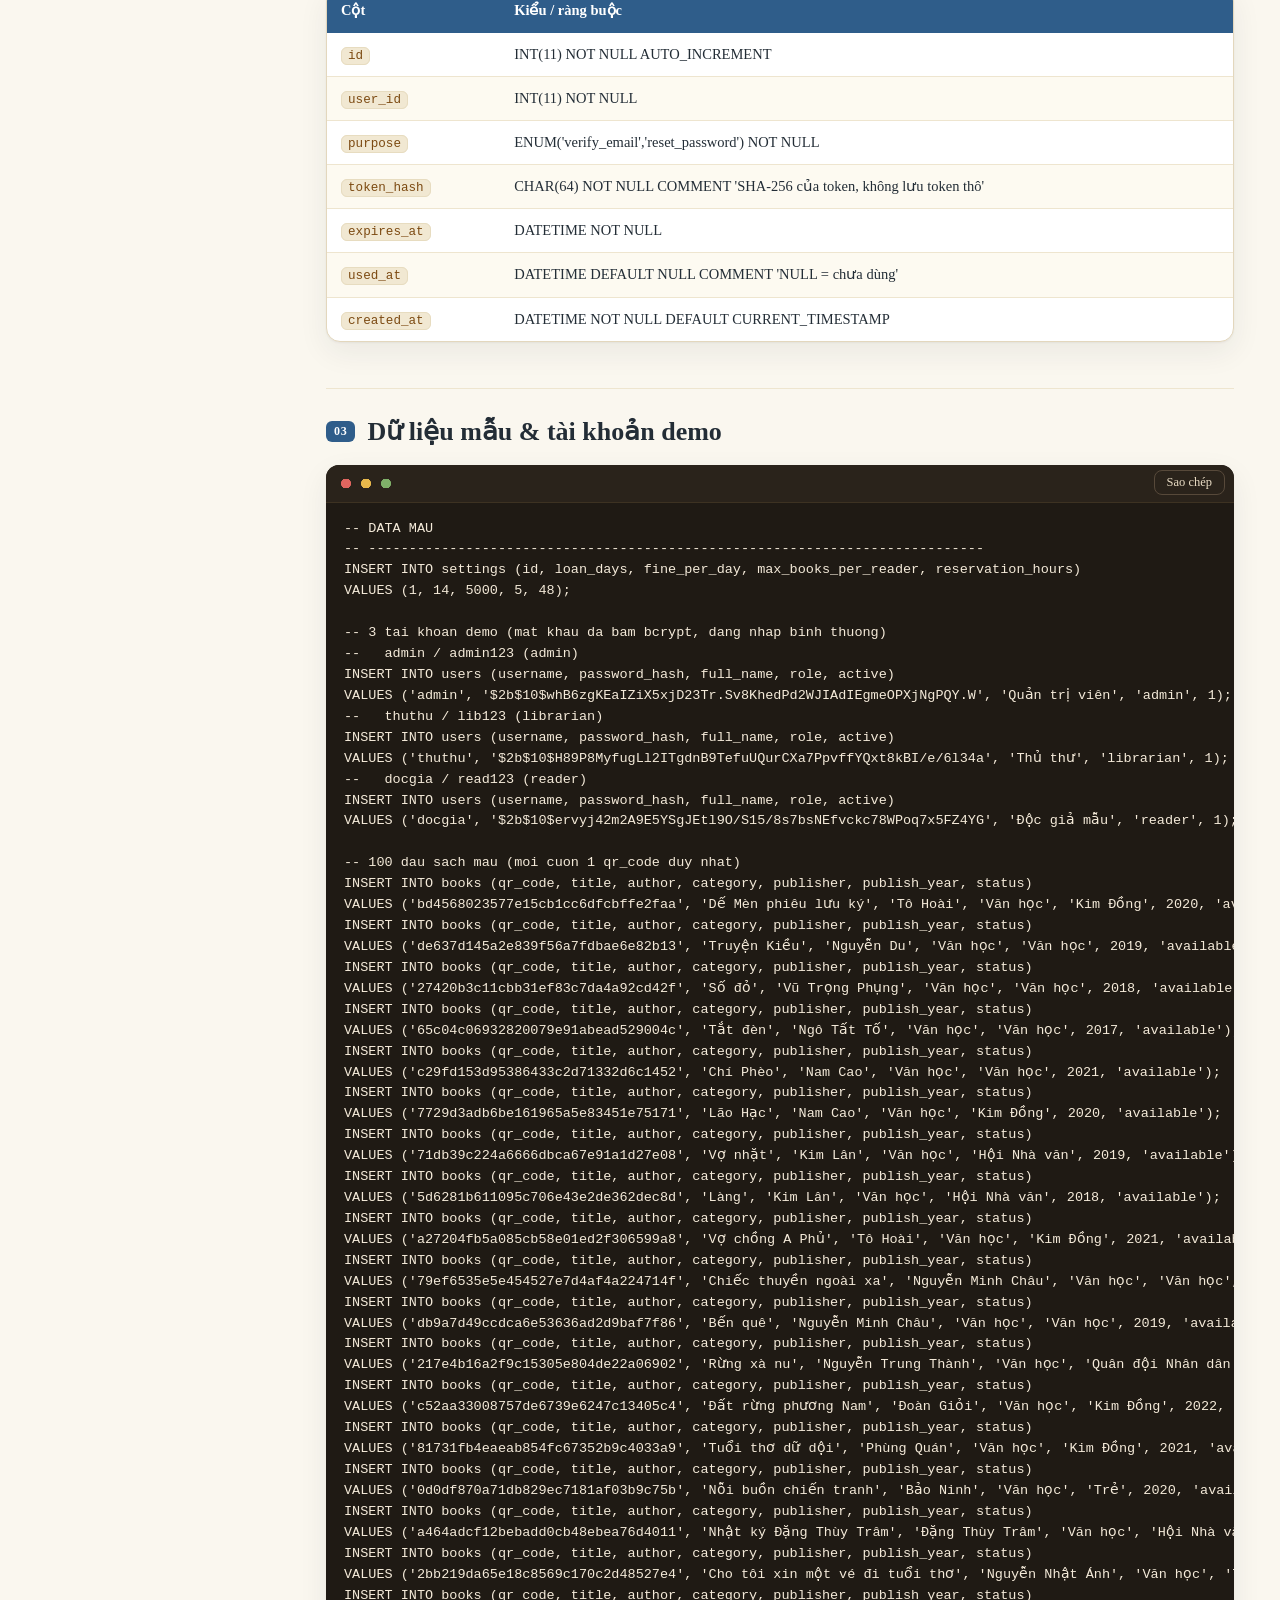
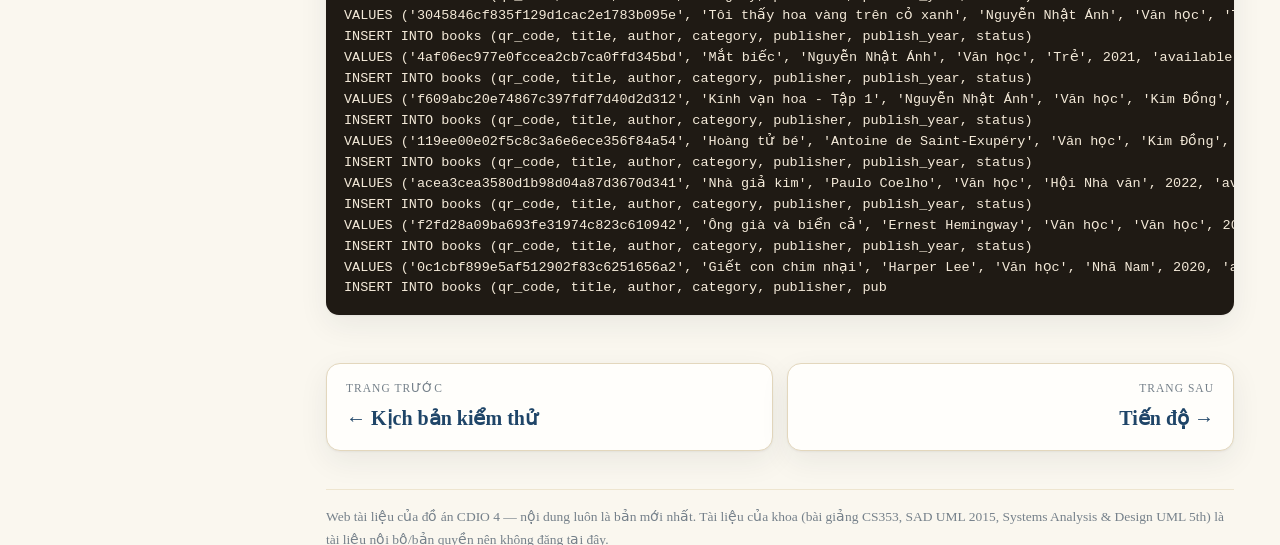
<file: du-lieu-sql.html>
<!DOCTYPE html>
<html lang="vi">
<head>
<meta charset="UTF-8">
<meta name="viewport" content="width=device-width, initial-scale=1">
<title>Dữ liệu mẫu &amp; SQL reset CSDL — Tài liệu CDIO 4</title>
<meta name="description" content="Tài liệu đồ án CDIO 4 — Website Quản lý Thư viện Đại học: conceive, phân tích thiết kế, prompt UML, kiểm thử, SQL.">
<link rel="icon" href="data:image/svg+xml,<svg xmlns='http://www.w3.org/2000/svg' viewBox='0 0 100 100'><text y='.9em' font-size='90'>B</text></svg>">
<link rel="stylesheet" href="style.css?v=9">
</head>
<body>
<header class="topbar">
  <button class="menu-btn" id="menuBtn" aria-label="Mở mục lục">&#9776;</button>
  <a class="brand" href="index.html">Tài liệu <em>CDIO 4</em></a>
  <span class="top-links"><a href="index.html">Mục lục</a><a href="https://nanioe.me">nanioe.me</a></span>
</header>
<div class="docs-layout">
<aside class="sidebar" id="sidebar">
<div class="side-label">Tài liệu</div>
<nav class="doc-nav">
<a href="index.html">Mục lục tổng</a>
<div class="nav-group">Thiết kế &amp; phân tích</div><a href="conceive.html">Conceive</a><a href="ho-so-thiet-ke.html">Hồ sơ phân tích &amp; thiết kế</a><a href="prompt-uml.html">Prompt UML (69 prompt)</a><a href="phan-ra.html">Phân rã</a><a href="luong-hoat-dong.html">Luồng hoạt động</a><div class="nav-group">Kiểm thử</div><a href="kich-ban-kiem-thu.html">Kịch bản kiểm thử</a><div class="nav-group">Dữ liệu</div><a href="du-lieu-sql.html" class="active">SQL reset CSDL</a><div class="nav-group">Tiến độ</div><a href="tien-do.html">Tiến độ</a><a href="phan-cong.html">Phân công</a>
</nav>
<div class="side-label">Trong trang này</div>
<nav class="toc">
<a href="#so-do-bang-csdl">Sơ đồ bảng CSDL</a>
<a href="#cau-truc-11-bang">Cấu trúc 11 bảng</a>
<a href="#users-tai-khoan-nguoi-dung-admin-thu-thu-doc-gia" class="lv3">users — Tài khoản người dùng: admin, thủ thư, độc giả</a>
<a href="#books-dau-sach-va-ban-sao-moi-ban-co-ma-qr-rieng" class="lv3">books — Đầu sách và bản sao, mỗi bản có mã QR riêng</a>
<a href="#loans-phieu-muon-tra-sach-va-tien-phat" class="lv3">loans — Phiếu mượn / trả sách và tiền phạt</a>
<a href="#reservations-dat-truoc-sach-va-trang-thai-duyet" class="lv3">reservations — Đặt trước sách và trạng thái duyệt</a>
<a href="#categories-the-loai-sach" class="lv3">categories — Thể loại sách</a>
<a href="#notifications-thong-bao-he-thong-gui-toi-nguoi-dung" class="lv3">notifications — Thông báo hệ thống gửi tới người dùng</a>
<a href="#notification-reads-trang-thai-da-doc-cua-tung-thong-bao" class="lv3">notification_reads — Trạng thái đã đọc của từng thông báo</a>
<a href="#settings-cau-hinh-he-thong-so-ngay-muon-muc-phat-so-cuon-toi-da-gio-giu-cho" class="lv3">settings — Cấu hình hệ thống: số ngày mượn, mức phạt, số cuốn tối đa, giờ giữ chỗ</a>
<a href="#returns-phieu-tra-sach-da-duyet-ngay-tra-so-ngay-tre-tien-phat" class="lv3">returns — Phiếu trả sách đã duyệt: ngày trả, số ngày trễ, tiền phạt</a>
<a href="#email-reminders-nhat-ky-gui-mail-nhac-qua-han-chong-gui-trung-trong-ngay" class="lv3">email_reminders — Nhật ký gửi mail nhắc quá hạn (chống gửi trùng trong ngày)</a>
<a href="#email-tokens-token-xac-thuc-email-dat-lai-mat-khau-chi-luu-hash-sha-256" class="lv3">email_tokens — Token xác thực email / đặt lại mật khẩu (chỉ lưu hash SHA-256)</a>
<a href="#du-lieu-mau-tai-khoan-demo">Dữ liệu mẫu &amp; tài khoản demo</a>
</nav>
</aside>
<div class="backdrop" id="backdrop"></div>
<main class="content">
<h1>Dữ liệu mẫu &amp; SQL reset CSDL</h1>
<p class="meta">Đồ án Website Quản lý Thư viện Đại học &middot; Cập nhật lần cuối: 23/11/2026</p>
<p>File SQL dựng lại toàn bộ cơ sở dữ liệu của hệ thống (xóa cấu trúc cũ, tạo lại 11 bảng, nạp dữ liệu mẫu và tài khoản demo). File này cũng đang chạy trên bản live của thư viện.</p>
<p><a class="btn" href="cdio4-full-reset.sql" download>Tải file cdio4-full-reset.sql</a></p>
<h2 id="so-do-bang-csdl">Sơ đồ bảng CSDL</h2>
<p>Sơ đồ các bảng vật lý của CSDL (vẽ bằng dbdiagram.io từ schema SQL thật). Lưu ý: sơ đồ này khác với ERD thiết kế ở Prompt 51 — ERD là mô hình thiết kế, còn đây là các bảng vật lý sẽ tạo trong MySQL.</p>
<p><a href="images/cdio4-db.svg"><img src="images/cdio4-db.svg" alt="Sơ đồ bảng CSDL" style="width:100%;border:1px solid var(--line);border-radius:14px;background:#fff"></a></p>
<p><a class="btn" href="images/cdio4-db.svg" download>Tải sơ đồ bảng CSDL (SVG)</a></p>
<h2 id="cau-truc-11-bang">Cấu trúc 11 bảng</h2>
<h3 id="users-tai-khoan-nguoi-dung-admin-thu-thu-doc-gia">users — Tài khoản người dùng: admin, thủ thư, độc giả</h3>
<div class="table-wrap"><table><thead><tr><th>Cột</th><th>Kiểu / ràng buộc</th></tr></thead><tbody><tr><td><code>id</code></td><td>INT(11) NOT NULL AUTO_INCREMENT</td></tr><tr><td><code>username</code></td><td>VARCHAR(50) NOT NULL</td></tr><tr><td><code>password_hash</code></td><td>VARCHAR(255) NOT NULL COMMENT &#x27;bcrypt hash (D8)&#x27;</td></tr><tr><td><code>full_name</code></td><td>VARCHAR(100) NOT NULL</td></tr><tr><td><code>role</code></td><td>ENUM(&#x27;admin&#x27;,&#x27;librarian&#x27;,&#x27;reader&#x27;) NOT NULL</td></tr><tr><td><code>student_code</code></td><td>VARCHAR(20) DEFAULT NULL COMMENT &#x27;chi dung cho reader&#x27;</td></tr><tr><td><code>phone</code></td><td>VARCHAR(20) DEFAULT NULL</td></tr><tr><td><code>email</code></td><td>VARCHAR(150) DEFAULT NULL</td></tr><tr><td><code>email_verified</code></td><td>TINYINT(1) NOT NULL DEFAULT 0</td></tr><tr><td><code>avatar_url</code></td><td>VARCHAR(255) DEFAULT NULL COMMENT &#x27;Đường dẫn ảnh đại diện (/uploads/avatars/...)&#x27;</td></tr><tr><td><code>active</code></td><td>TINYINT(1) NOT NULL DEFAULT 1 COMMENT &#x27;1=hoat dong, 0=bi khoa&#x27;</td></tr><tr><td><code>created_at</code></td><td>DATETIME NOT NULL DEFAULT CURRENT_TIMESTAMP</td></tr></tbody></table></div>
<h3 id="books-dau-sach-va-ban-sao-moi-ban-co-ma-qr-rieng">books — Đầu sách và bản sao, mỗi bản có mã QR riêng</h3>
<div class="table-wrap"><table><thead><tr><th>Cột</th><th>Kiểu / ràng buộc</th></tr></thead><tbody><tr><td><code>id</code></td><td>INT(11) NOT NULL AUTO_INCREMENT</td></tr><tr><td><code>qr_code</code></td><td>VARCHAR(50) NOT NULL COMMENT &#x27;UUID hex 32 ky tu, sinh 1 lan khong doi (D2)&#x27;</td></tr><tr><td><code>title</code></td><td>VARCHAR(255) NOT NULL</td></tr><tr><td><code>author</code></td><td>VARCHAR(100) DEFAULT NULL</td></tr><tr><td><code>category</code></td><td>VARCHAR(100) DEFAULT NULL</td></tr><tr><td><code>publisher</code></td><td>VARCHAR(100) DEFAULT NULL</td></tr><tr><td><code>publish_year</code></td><td>INT(11) DEFAULT NULL</td></tr><tr><td><code>cover_url</code></td><td>VARCHAR(500) DEFAULT NULL COMMENT &#x27;Duong dan anh bia, vd /uploads/covers/12-1699999999999.jpg&#x27;</td></tr><tr><td><code>status</code></td><td>ENUM(&#x27;available&#x27;,&#x27;borrowed&#x27;) NOT NULL DEFAULT &#x27;available&#x27;</td></tr><tr><td><code>created_at</code></td><td>DATETIME NOT NULL DEFAULT CURRENT_TIMESTAMP</td></tr><tr><td><code>book_code</code></td><td>VARCHAR(20) DEFAULT NULL COMMENT &#x27;ma hien thi, vd VH-0001, sinh 1 lan khong doi&#x27;</td></tr></tbody></table></div>
<h3 id="loans-phieu-muon-tra-sach-va-tien-phat">loans — Phiếu mượn / trả sách và tiền phạt</h3>
<div class="table-wrap"><table><thead><tr><th>Cột</th><th>Kiểu / ràng buộc</th></tr></thead><tbody><tr><td><code>id</code></td><td>INT(11) NOT NULL AUTO_INCREMENT</td></tr><tr><td><code>book_id</code></td><td>INT(11) NOT NULL</td></tr><tr><td><code>reader_id</code></td><td>INT(11) NOT NULL</td></tr><tr><td><code>borrowed_at</code></td><td>DATETIME NOT NULL</td></tr><tr><td><code>due_at</code></td><td>DATETIME NOT NULL COMMENT &#x27;borrowed_at + loan_days (D4)&#x27;</td></tr><tr><td><code>returned_at</code></td><td>DATETIME DEFAULT NULL COMMENT &#x27;NULL = chua tra&#x27;</td></tr><tr><td><code>fine_amount</code></td><td>INT(11) NOT NULL DEFAULT 0 COMMENT &#x27;tien phat (dong), chot luc tra (D7)&#x27;</td></tr><tr><td><code>status</code></td><td>ENUM(&#x27;borrowing&#x27;,&#x27;returned&#x27;) NOT NULL DEFAULT &#x27;borrowing&#x27;</td></tr><tr><td><code>created_at</code></td><td>DATETIME NOT NULL DEFAULT CURRENT_TIMESTAMP</td></tr><tr><td><code>overdue_notified</code></td><td>TINYINT(1) NOT NULL DEFAULT 0 COMMENT &#x27;1 = da gui thong bao qua han&#x27;</td></tr></tbody></table></div>
<h3 id="reservations-dat-truoc-sach-va-trang-thai-duyet">reservations — Đặt trước sách và trạng thái duyệt</h3>
<div class="table-wrap"><table><thead><tr><th>Cột</th><th>Kiểu / ràng buộc</th></tr></thead><tbody><tr><td><code>id</code></td><td>INT(11) NOT NULL AUTO_INCREMENT</td></tr><tr><td><code>book_id</code></td><td>INT(11) NOT NULL</td></tr><tr><td><code>reader_id</code></td><td>INT(11) NOT NULL</td></tr><tr><td><code>reader_note</code></td><td>VARCHAR(255) DEFAULT NULL COMMENT &#x27;ghi chu gio mong muon den lay cua doc gia&#x27;</td></tr><tr><td><code>reserved_at</code></td><td>DATETIME NOT NULL</td></tr><tr><td><code>expires_at</code></td><td>DATETIME NOT NULL COMMENT &#x27;reserved_at + reservation_hours (D11)&#x27;</td></tr><tr><td><code>pickup_at</code></td><td>DATETIME DEFAULT NULL COMMENT &#x27;lich hen den lay do thu thu chot khi duyet&#x27;</td></tr><tr><td><code>reviewed_by</code></td><td>INT(11) DEFAULT NULL COMMENT &#x27;id thu thu duyet/tu choi&#x27;</td></tr><tr><td><code>reviewed_at</code></td><td>DATETIME DEFAULT NULL</td></tr><tr><td><code>reject_reason</code></td><td>VARCHAR(255) DEFAULT NULL COMMENT &#x27;ly do tu choi (optional)&#x27;</td></tr><tr><td><code>status</code></td><td>ENUM(&#x27;pending&#x27;,&#x27;approved&#x27;,&#x27;rejected&#x27;,&#x27;fulfilled&#x27;,&#x27;cancelled&#x27;,&#x27;expired&#x27;) NOT NULL DEFAULT &#x27;pending&#x27; COMMENT &#x27;pending=cho duyet, approved=da duyet, rejected=khong duyet&#x27;</td></tr><tr><td><code>created_at</code></td><td>DATETIME NOT NULL DEFAULT CURRENT_TIMESTAMP</td></tr><tr><td><code>code</code></td><td>VARCHAR(16) DEFAULT NULL COMMENT &#x27;ma QR dat truoc, 8 ky tu A-Z0-9, sinh khi tao&#x27;</td></tr></tbody></table></div>
<h3 id="categories-the-loai-sach">categories — Thể loại sách</h3>
<div class="table-wrap"><table><thead><tr><th>Cột</th><th>Kiểu / ràng buộc</th></tr></thead><tbody><tr><td><code>id</code></td><td>INT(11) NOT NULL AUTO_INCREMENT</td></tr><tr><td><code>name</code></td><td>VARCHAR(100) NOT NULL</td></tr><tr><td><code>code</code></td><td>VARCHAR(10) NOT NULL COMMENT &#x27;ky hieu the loai, vd VH, dung de sinh ma sach&#x27;</td></tr></tbody></table></div>
<h3 id="notifications-thong-bao-he-thong-gui-toi-nguoi-dung">notifications — Thông báo hệ thống gửi tới người dùng</h3>
<div class="table-wrap"><table><thead><tr><th>Cột</th><th>Kiểu / ràng buộc</th></tr></thead><tbody><tr><td><code>id</code></td><td>INT(11) NOT NULL AUTO_INCREMENT</td></tr><tr><td><code>audience</code></td><td>ENUM(&#x27;all&#x27;,&#x27;readers&#x27;,&#x27;librarians&#x27;) NOT NULL DEFAULT &#x27;all&#x27; COMMENT &#x27;doi tuong nhan&#x27;</td></tr><tr><td><code>type</code></td><td>ENUM(&#x27;reservation&#x27;,&#x27;loan&#x27;,&#x27;overdue&#x27;,&#x27;general&#x27;,&#x27;system&#x27;) NOT NULL COMMENT &#x27;loai thong bao (quyet dinh mau sac)&#x27;</td></tr><tr><td><code>title</code></td><td>VARCHAR(255) NOT NULL</td></tr><tr><td><code>body</code></td><td>TEXT DEFAULT NULL</td></tr><tr><td><code>show_on_landing</code></td><td>TINYINT(1) NOT NULL DEFAULT 0 COMMENT &#x27;1 = hien dang the noi o landing page&#x27;</td></tr><tr><td><code>user_id</code></td><td>INT(11) DEFAULT NULL COMMENT &#x27;thong bao rieng cho 1 user (NULL = gui theo audience)&#x27;</td></tr><tr><td><code>created_by</code></td><td>INT(11) DEFAULT NULL COMMENT &#x27;id admin/thu thu tao (NULL = he thong tu dong)&#x27;</td></tr><tr><td><code>created_at</code></td><td>DATETIME NOT NULL DEFAULT CURRENT_TIMESTAMP</td></tr></tbody></table></div>
<h3 id="notification-reads-trang-thai-da-doc-cua-tung-thong-bao">notification_reads — Trạng thái đã đọc của từng thông báo</h3>
<div class="table-wrap"><table><thead><tr><th>Cột</th><th>Kiểu / ràng buộc</th></tr></thead><tbody><tr><td><code>notification_id</code></td><td>INT(11) NOT NULL</td></tr><tr><td><code>user_id</code></td><td>INT(11) NOT NULL</td></tr><tr><td><code>read_at</code></td><td>DATETIME NOT NULL DEFAULT CURRENT_TIMESTAMP</td></tr></tbody></table></div>
<h3 id="settings-cau-hinh-he-thong-so-ngay-muon-muc-phat-so-cuon-toi-da-gio-giu-cho">settings — Cấu hình hệ thống: số ngày mượn, mức phạt, số cuốn tối đa, giờ giữ chỗ</h3>
<div class="table-wrap"><table><thead><tr><th>Cột</th><th>Kiểu / ràng buộc</th></tr></thead><tbody><tr><td><code>id</code></td><td>INT(11) NOT NULL COMMENT &#x27;luon = 1, chi 1 dong cau hinh&#x27;</td></tr><tr><td><code>loan_days</code></td><td>INT(11) NOT NULL DEFAULT 14 COMMENT &#x27;so ngay duoc muon (D3)&#x27;</td></tr><tr><td><code>fine_per_day</code></td><td>INT(11) NOT NULL DEFAULT 5000 COMMENT &#x27;phat moi ngay tre, dong (D3)&#x27;</td></tr><tr><td><code>max_books_per_reader</code></td><td>INT(11) NOT NULL DEFAULT 5 COMMENT &#x27;so cuon toi da cung luc (D3)&#x27;</td></tr><tr><td><code>reservation_hours</code></td><td>INT(11) NOT NULL DEFAULT 48 COMMENT &#x27;so gio giu sach khi dat truoc (D11)&#x27;</td></tr></tbody></table></div>
<h3 id="returns-phieu-tra-sach-da-duyet-ngay-tra-so-ngay-tre-tien-phat">returns — Phiếu trả sách đã duyệt: ngày trả, số ngày trễ, tiền phạt</h3>
<div class="table-wrap"><table><thead><tr><th>Cột</th><th>Kiểu / ràng buộc</th></tr></thead><tbody><tr><td><code>id</code></td><td>INT(11) NOT NULL AUTO_INCREMENT</td></tr><tr><td><code>loan_id</code></td><td>INT(11) NOT NULL</td></tr><tr><td><code>returned_by</code></td><td>INT(11) NOT NULL COMMENT &#x27;id thu thu duyet tra&#x27;</td></tr><tr><td><code>returned_at</code></td><td>DATETIME NOT NULL DEFAULT CURRENT_TIMESTAMP</td></tr><tr><td><code>overdue_days</code></td><td>INT(11) NOT NULL DEFAULT 0 COMMENT &#x27;so ngay tre, chot luc tra (D6)&#x27;</td></tr><tr><td><code>fine_amount</code></td><td>INT(11) NOT NULL DEFAULT 0 COMMENT &#x27;tien phat (dong), chot luc tra (D7)&#x27;</td></tr><tr><td><code>note</code></td><td>VARCHAR(255) DEFAULT NULL COMMENT &#x27;ghi chu tinh trang sach khi tra&#x27;</td></tr><tr><td><code>created_at</code></td><td>DATETIME NOT NULL DEFAULT CURRENT_TIMESTAMP</td></tr></tbody></table></div>
<h3 id="email-reminders-nhat-ky-gui-mail-nhac-qua-han-chong-gui-trung-trong-ngay">email_reminders — Nhật ký gửi mail nhắc quá hạn (chống gửi trùng trong ngày)</h3>
<div class="table-wrap"><table><thead><tr><th>Cột</th><th>Kiểu / ràng buộc</th></tr></thead><tbody><tr><td><code>id</code></td><td>INT(11) NOT NULL AUTO_INCREMENT</td></tr><tr><td><code>loan_id</code></td><td>INT(11) NOT NULL</td></tr><tr><td><code>type</code></td><td>ENUM(&#x27;due_soon&#x27;,&#x27;overdue&#x27;) NOT NULL</td></tr><tr><td><code>recipient_email</code></td><td>VARCHAR(150) NOT NULL</td></tr><tr><td><code>provider_id</code></td><td>VARCHAR(100) DEFAULT NULL COMMENT &#x27;id email phía Resend&#x27;</td></tr><tr><td><code>sent_day</code></td><td>DATE NOT NULL COMMENT &#x27;ngày gửi (chống gửi trùng cùng ngày)&#x27;</td></tr><tr><td><code>sent_at</code></td><td>DATETIME NOT NULL DEFAULT CURRENT_TIMESTAMP</td></tr></tbody></table></div>
<h3 id="email-tokens-token-xac-thuc-email-dat-lai-mat-khau-chi-luu-hash-sha-256">email_tokens — Token xác thực email / đặt lại mật khẩu (chỉ lưu hash SHA-256)</h3>
<div class="table-wrap"><table><thead><tr><th>Cột</th><th>Kiểu / ràng buộc</th></tr></thead><tbody><tr><td><code>id</code></td><td>INT(11) NOT NULL AUTO_INCREMENT</td></tr><tr><td><code>user_id</code></td><td>INT(11) NOT NULL</td></tr><tr><td><code>purpose</code></td><td>ENUM(&#x27;verify_email&#x27;,&#x27;reset_password&#x27;) NOT NULL</td></tr><tr><td><code>token_hash</code></td><td>CHAR(64) NOT NULL COMMENT &#x27;SHA-256 của token, không lưu token thô&#x27;</td></tr><tr><td><code>expires_at</code></td><td>DATETIME NOT NULL</td></tr><tr><td><code>used_at</code></td><td>DATETIME DEFAULT NULL COMMENT &#x27;NULL = chưa dùng&#x27;</td></tr><tr><td><code>created_at</code></td><td>DATETIME NOT NULL DEFAULT CURRENT_TIMESTAMP</td></tr></tbody></table></div>
<h2 id="du-lieu-mau-tai-khoan-demo">Dữ liệu mẫu &amp; tài khoản demo</h2>
<pre><code>-- DATA MAU
-- ----------------------------------------------------------------------------
INSERT INTO settings (id, loan_days, fine_per_day, max_books_per_reader, reservation_hours)
VALUES (1, 14, 5000, 5, 48);

-- 3 tai khoan demo (mat khau da bam bcrypt, dang nhap binh thuong)
--   admin / admin123 (admin)
INSERT INTO users (username, password_hash, full_name, role, active)
VALUES (&#x27;admin&#x27;, &#x27;$2b$10$whB6zgKEaIZiX5xjD23Tr.Sv8KhedPd2WJIAdIEgmeOPXjNgPQY.W&#x27;, &#x27;Quản trị viên&#x27;, &#x27;admin&#x27;, 1);
--   thuthu / lib123 (librarian)
INSERT INTO users (username, password_hash, full_name, role, active)
VALUES (&#x27;thuthu&#x27;, &#x27;$2b$10$H89P8MyfugLl2ITgdnB9TefuUQurCXa7PpvffYQxt8kBI/e/6l34a&#x27;, &#x27;Thủ thư&#x27;, &#x27;librarian&#x27;, 1);
--   docgia / read123 (reader)
INSERT INTO users (username, password_hash, full_name, role, active)
VALUES (&#x27;docgia&#x27;, &#x27;$2b$10$ervyj42m2A9E5YSgJEtl9O/S15/8s7bsNEfvckc78WPoq7x5FZ4YG&#x27;, &#x27;Độc giả mẫu&#x27;, &#x27;reader&#x27;, 1);

-- 100 dau sach mau (moi cuon 1 qr_code duy nhat)
INSERT INTO books (qr_code, title, author, category, publisher, publish_year, status)
VALUES (&#x27;bd4568023577e15cb1cc6dfcbffe2faa&#x27;, &#x27;Dế Mèn phiêu lưu ký&#x27;, &#x27;Tô Hoài&#x27;, &#x27;Văn học&#x27;, &#x27;Kim Đồng&#x27;, 2020, &#x27;available&#x27;);
INSERT INTO books (qr_code, title, author, category, publisher, publish_year, status)
VALUES (&#x27;de637d145a2e839f56a7fdbae6e82b13&#x27;, &#x27;Truyện Kiều&#x27;, &#x27;Nguyễn Du&#x27;, &#x27;Văn học&#x27;, &#x27;Văn học&#x27;, 2019, &#x27;available&#x27;);
INSERT INTO books (qr_code, title, author, category, publisher, publish_year, status)
VALUES (&#x27;27420b3c11cbb31ef83c7da4a92cd42f&#x27;, &#x27;Số đỏ&#x27;, &#x27;Vũ Trọng Phụng&#x27;, &#x27;Văn học&#x27;, &#x27;Văn học&#x27;, 2018, &#x27;available&#x27;);
INSERT INTO books (qr_code, title, author, category, publisher, publish_year, status)
VALUES (&#x27;65c04c06932820079e91abead529004c&#x27;, &#x27;Tắt đèn&#x27;, &#x27;Ngô Tất Tố&#x27;, &#x27;Văn học&#x27;, &#x27;Văn học&#x27;, 2017, &#x27;available&#x27;);
INSERT INTO books (qr_code, title, author, category, publisher, publish_year, status)
VALUES (&#x27;c29fd153d95386433c2d71332d6c1452&#x27;, &#x27;Chí Phèo&#x27;, &#x27;Nam Cao&#x27;, &#x27;Văn học&#x27;, &#x27;Văn học&#x27;, 2021, &#x27;available&#x27;);
INSERT INTO books (qr_code, title, author, category, publisher, publish_year, status)
VALUES (&#x27;7729d3adb6be161965a5e83451e75171&#x27;, &#x27;Lão Hạc&#x27;, &#x27;Nam Cao&#x27;, &#x27;Văn học&#x27;, &#x27;Kim Đồng&#x27;, 2020, &#x27;available&#x27;);
INSERT INTO books (qr_code, title, author, category, publisher, publish_year, status)
VALUES (&#x27;71db39c224a6666dbca67e91a1d27e08&#x27;, &#x27;Vợ nhặt&#x27;, &#x27;Kim Lân&#x27;, &#x27;Văn học&#x27;, &#x27;Hội Nhà văn&#x27;, 2019, &#x27;available&#x27;);
INSERT INTO books (qr_code, title, author, category, publisher, publish_year, status)
VALUES (&#x27;5d6281b611095c706e43e2de362dec8d&#x27;, &#x27;Làng&#x27;, &#x27;Kim Lân&#x27;, &#x27;Văn học&#x27;, &#x27;Hội Nhà văn&#x27;, 2018, &#x27;available&#x27;);
INSERT INTO books (qr_code, title, author, category, publisher, publish_year, status)
VALUES (&#x27;a27204fb5a085cb58e01ed2f306599a8&#x27;, &#x27;Vợ chồng A Phủ&#x27;, &#x27;Tô Hoài&#x27;, &#x27;Văn học&#x27;, &#x27;Kim Đồng&#x27;, 2021, &#x27;available&#x27;);
INSERT INTO books (qr_code, title, author, category, publisher, publish_year, status)
VALUES (&#x27;79ef6535e5e454527e7d4af4a224714f&#x27;, &#x27;Chiếc thuyền ngoài xa&#x27;, &#x27;Nguyễn Minh Châu&#x27;, &#x27;Văn học&#x27;, &#x27;Văn học&#x27;, 2020, &#x27;available&#x27;);
INSERT INTO books (qr_code, title, author, category, publisher, publish_year, status)
VALUES (&#x27;db9a7d49ccdca6e53636ad2d9baf7f86&#x27;, &#x27;Bến quê&#x27;, &#x27;Nguyễn Minh Châu&#x27;, &#x27;Văn học&#x27;, &#x27;Văn học&#x27;, 2019, &#x27;available&#x27;);
INSERT INTO books (qr_code, title, author, category, publisher, publish_year, status)
VALUES (&#x27;217e4b16a2f9c15305e804de22a06902&#x27;, &#x27;Rừng xà nu&#x27;, &#x27;Nguyễn Trung Thành&#x27;, &#x27;Văn học&#x27;, &#x27;Quân đội Nhân dân&#x27;, 2018, &#x27;available&#x27;);
INSERT INTO books (qr_code, title, author, category, publisher, publish_year, status)
VALUES (&#x27;c52aa33008757de6739e6247c13405c4&#x27;, &#x27;Đất rừng phương Nam&#x27;, &#x27;Đoàn Giỏi&#x27;, &#x27;Văn học&#x27;, &#x27;Kim Đồng&#x27;, 2022, &#x27;available&#x27;);
INSERT INTO books (qr_code, title, author, category, publisher, publish_year, status)
VALUES (&#x27;81731fb4eaeab854fc67352b9c4033a9&#x27;, &#x27;Tuổi thơ dữ dội&#x27;, &#x27;Phùng Quán&#x27;, &#x27;Văn học&#x27;, &#x27;Kim Đồng&#x27;, 2021, &#x27;available&#x27;);
INSERT INTO books (qr_code, title, author, category, publisher, publish_year, status)
VALUES (&#x27;0d0df870a71db829ec7181af03b9c75b&#x27;, &#x27;Nỗi buồn chiến tranh&#x27;, &#x27;Bảo Ninh&#x27;, &#x27;Văn học&#x27;, &#x27;Trẻ&#x27;, 2020, &#x27;available&#x27;);
INSERT INTO books (qr_code, title, author, category, publisher, publish_year, status)
VALUES (&#x27;a464adcf12bebadd0cb48ebea76d4011&#x27;, &#x27;Nhật ký Đặng Thùy Trâm&#x27;, &#x27;Đặng Thùy Trâm&#x27;, &#x27;Văn học&#x27;, &#x27;Hội Nhà văn&#x27;, 2019, &#x27;available&#x27;);
INSERT INTO books (qr_code, title, author, category, publisher, publish_year, status)
VALUES (&#x27;2bb219da65e18c8569c170c2d48527e4&#x27;, &#x27;Cho tôi xin một vé đi tuổi thơ&#x27;, &#x27;Nguyễn Nhật Ánh&#x27;, &#x27;Văn học&#x27;, &#x27;Trẻ&#x27;, 2023, &#x27;available&#x27;);
INSERT INTO books (qr_code, title, author, category, publisher, publish_year, status)
VALUES (&#x27;3045846cf835f129d1cac2e1783b095e&#x27;, &#x27;Tôi thấy hoa vàng trên cỏ xanh&#x27;, &#x27;Nguyễn Nhật Ánh&#x27;, &#x27;Văn học&#x27;, &#x27;Trẻ&#x27;, 2022, &#x27;available&#x27;);
INSERT INTO books (qr_code, title, author, category, publisher, publish_year, status)
VALUES (&#x27;4af06ec977e0fccea2cb7ca0ffd345bd&#x27;, &#x27;Mắt biếc&#x27;, &#x27;Nguyễn Nhật Ánh&#x27;, &#x27;Văn học&#x27;, &#x27;Trẻ&#x27;, 2021, &#x27;available&#x27;);
INSERT INTO books (qr_code, title, author, category, publisher, publish_year, status)
VALUES (&#x27;f609abc20e74867c397fdf7d40d2d312&#x27;, &#x27;Kính vạn hoa - Tập 1&#x27;, &#x27;Nguyễn Nhật Ánh&#x27;, &#x27;Văn học&#x27;, &#x27;Kim Đồng&#x27;, 2020, &#x27;available&#x27;);
INSERT INTO books (qr_code, title, author, category, publisher, publish_year, status)
VALUES (&#x27;119ee00e02f5c8c3a6e6ece356f84a54&#x27;, &#x27;Hoàng tử bé&#x27;, &#x27;Antoine de Saint-Exupéry&#x27;, &#x27;Văn học&#x27;, &#x27;Kim Đồng&#x27;, 2021, &#x27;available&#x27;);
INSERT INTO books (qr_code, title, author, category, publisher, publish_year, status)
VALUES (&#x27;acea3cea3580d1b98d04a87d3670d341&#x27;, &#x27;Nhà giả kim&#x27;, &#x27;Paulo Coelho&#x27;, &#x27;Văn học&#x27;, &#x27;Hội Nhà văn&#x27;, 2022, &#x27;available&#x27;);
INSERT INTO books (qr_code, title, author, category, publisher, publish_year, status)
VALUES (&#x27;f2fd28a09ba693fe31974c823c610942&#x27;, &#x27;Ông già và biển cả&#x27;, &#x27;Ernest Hemingway&#x27;, &#x27;Văn học&#x27;, &#x27;Văn học&#x27;, 2019, &#x27;available&#x27;);
INSERT INTO books (qr_code, title, author, category, publisher, publish_year, status)
VALUES (&#x27;0c1cbf899e5af512902f83c6251656a2&#x27;, &#x27;Giết con chim nhại&#x27;, &#x27;Harper Lee&#x27;, &#x27;Văn học&#x27;, &#x27;Nhã Nam&#x27;, 2020, &#x27;available&#x27;);
INSERT INTO books (qr_code, title, author, category, publisher, pub</code></pre>
<div class="prevnext">
<a class="pn prev" href="kich-ban-kiem-thu.html"><span>Trang trước</span><strong>Kịch bản kiểm thử</strong></a>
<a class="pn next" href="tien-do.html"><span>Trang sau</span><strong>Tiến độ</strong></a>
</div>
<footer>Web tài liệu của đồ án CDIO 4 — nội dung luôn là bản mới nhất. Tài liệu của khoa (bài giảng CS353, SAD UML 2015, Systems Analysis &amp; Design UML 5th) là tài liệu nội bộ/bản quyền nên không đăng tại đây.</footer>
</main>
</div>
<button class="to-top" id="toTop" aria-label="Về đầu trang">&#8593;</button>
<script src="docs.js?v=9"></script>
</body>
</html>
</file>
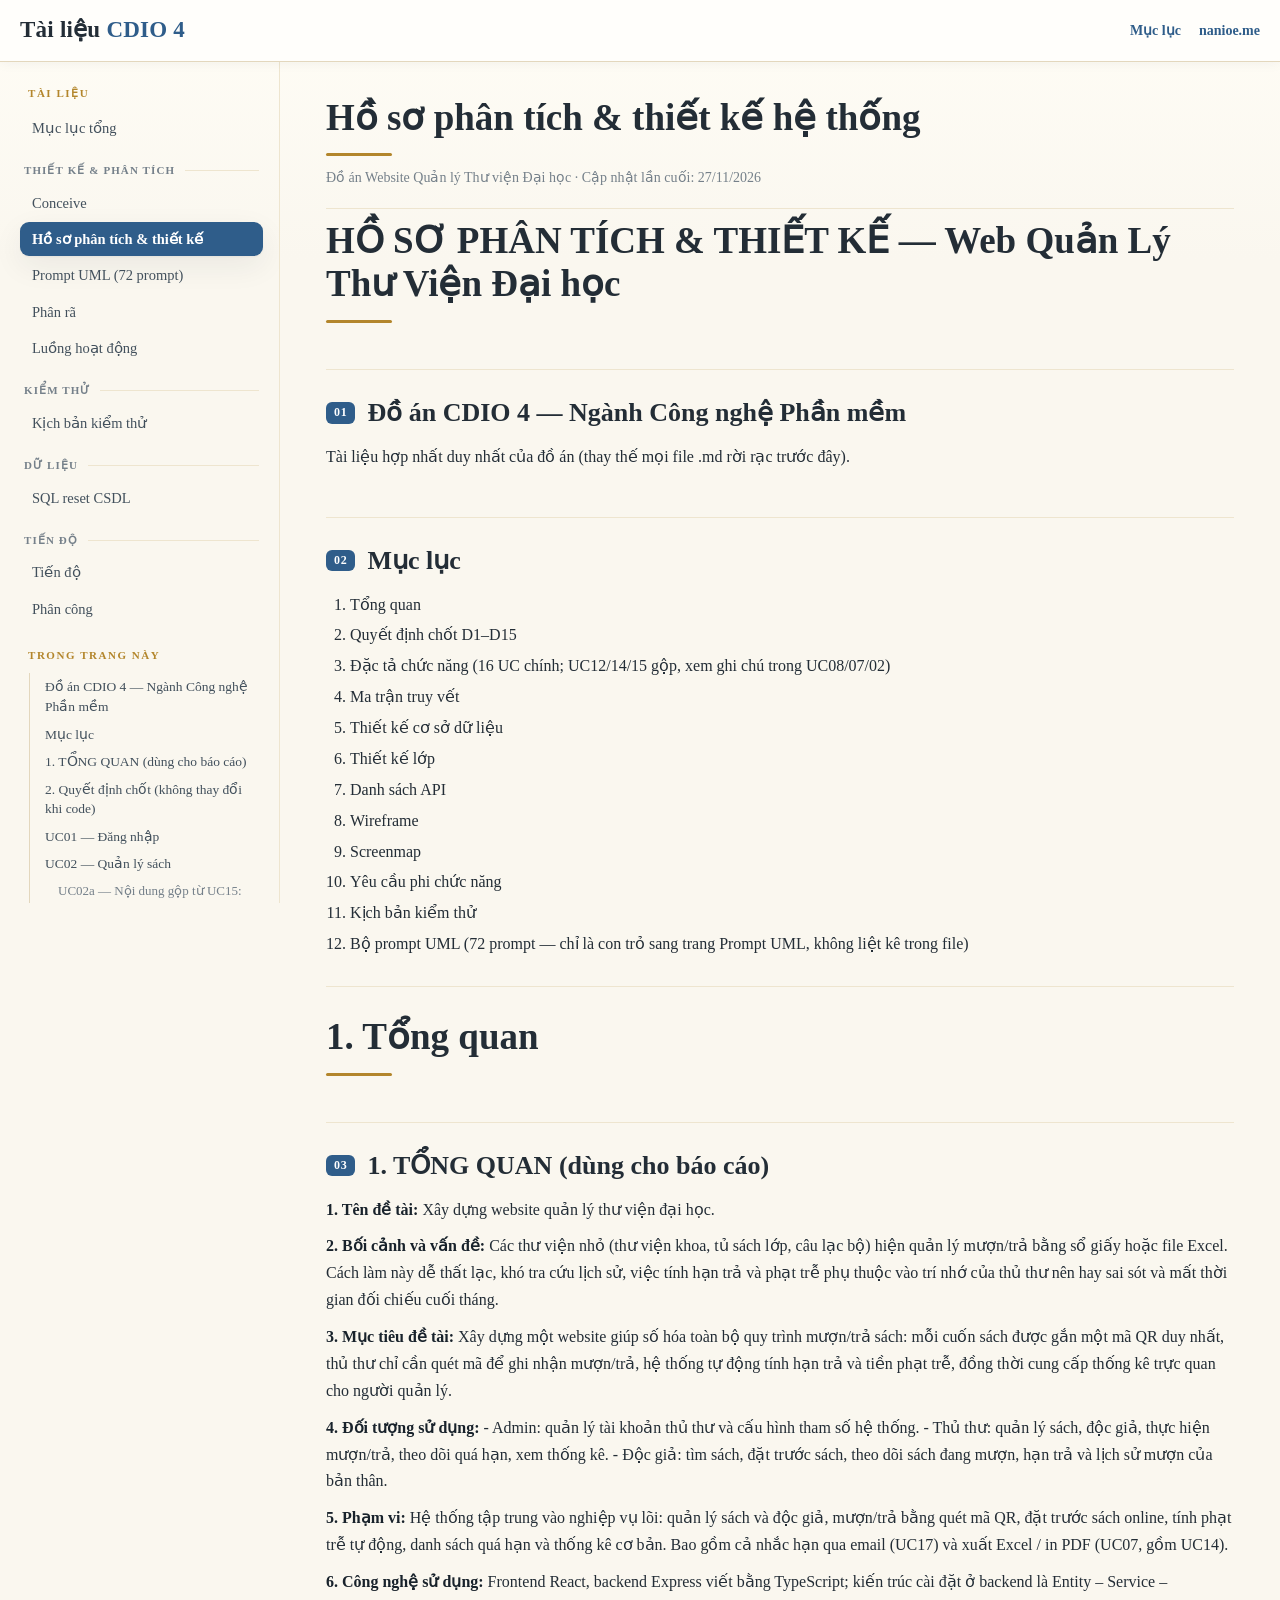
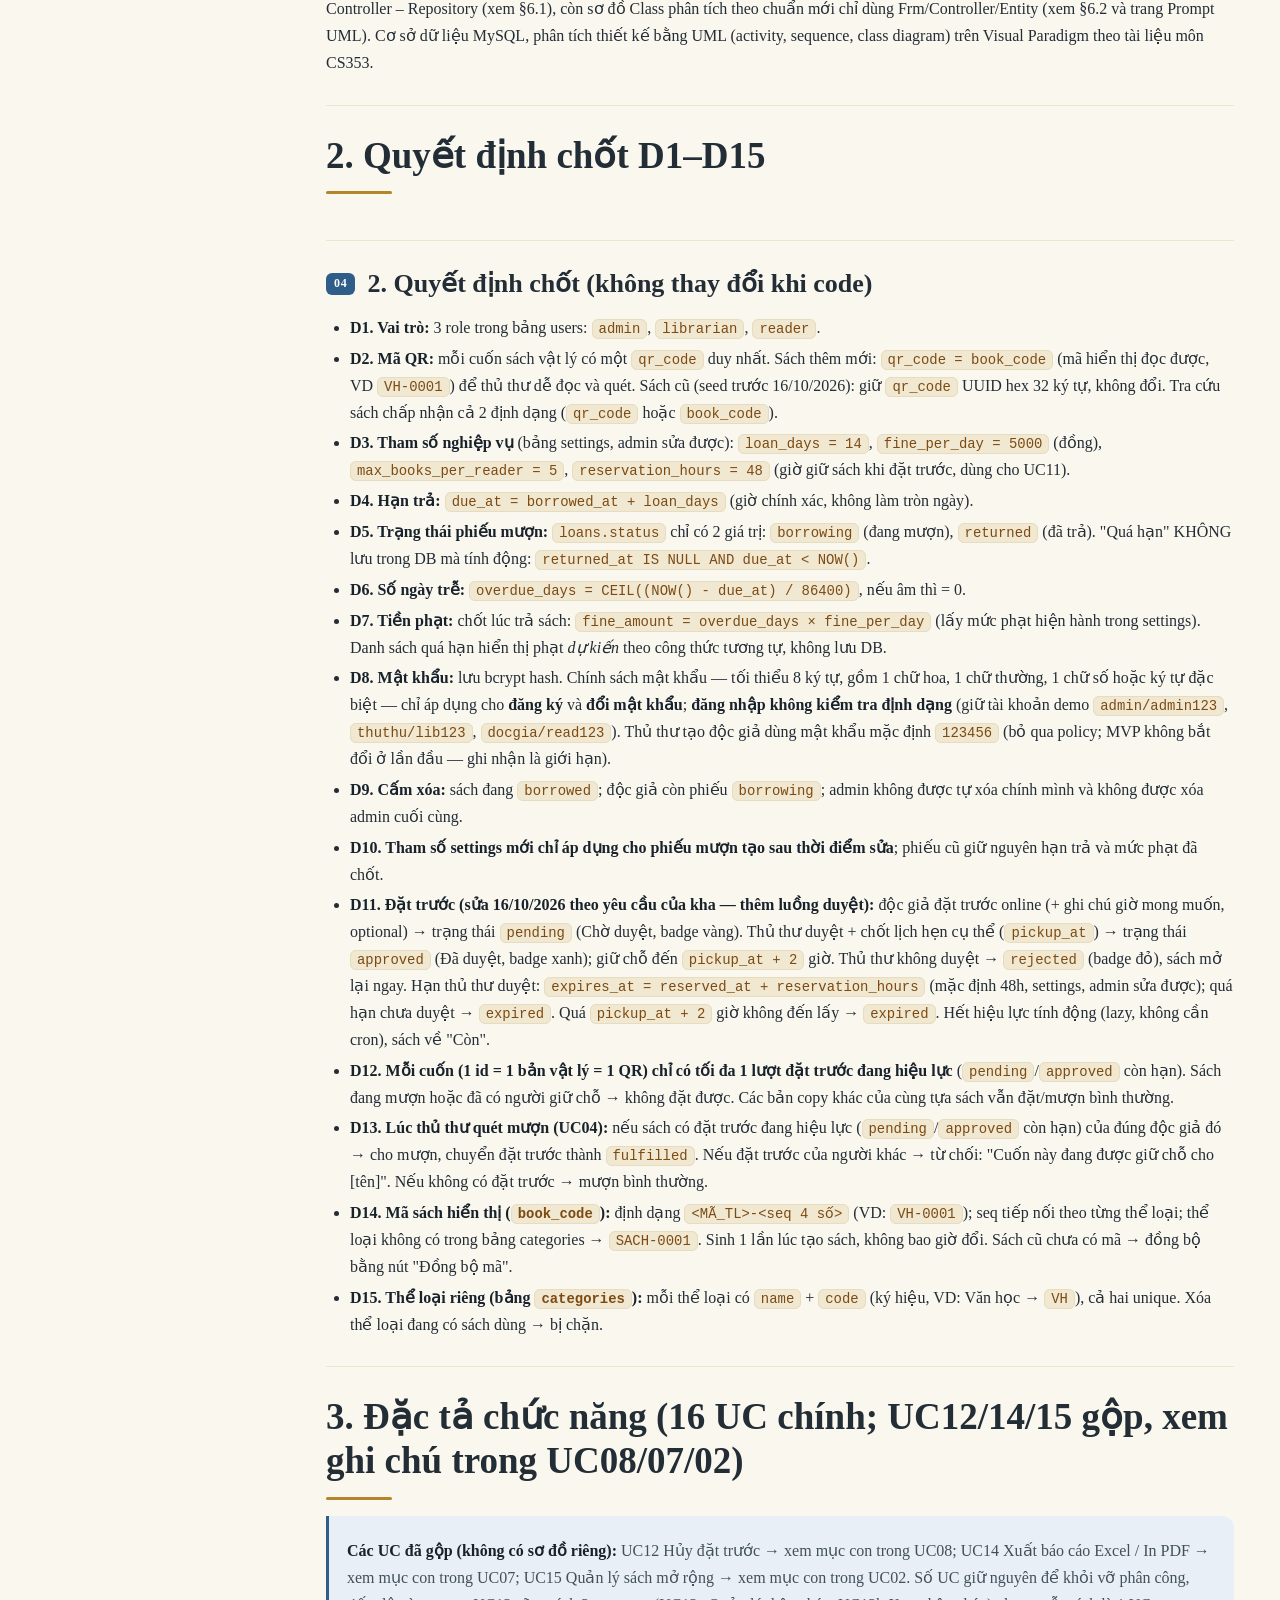
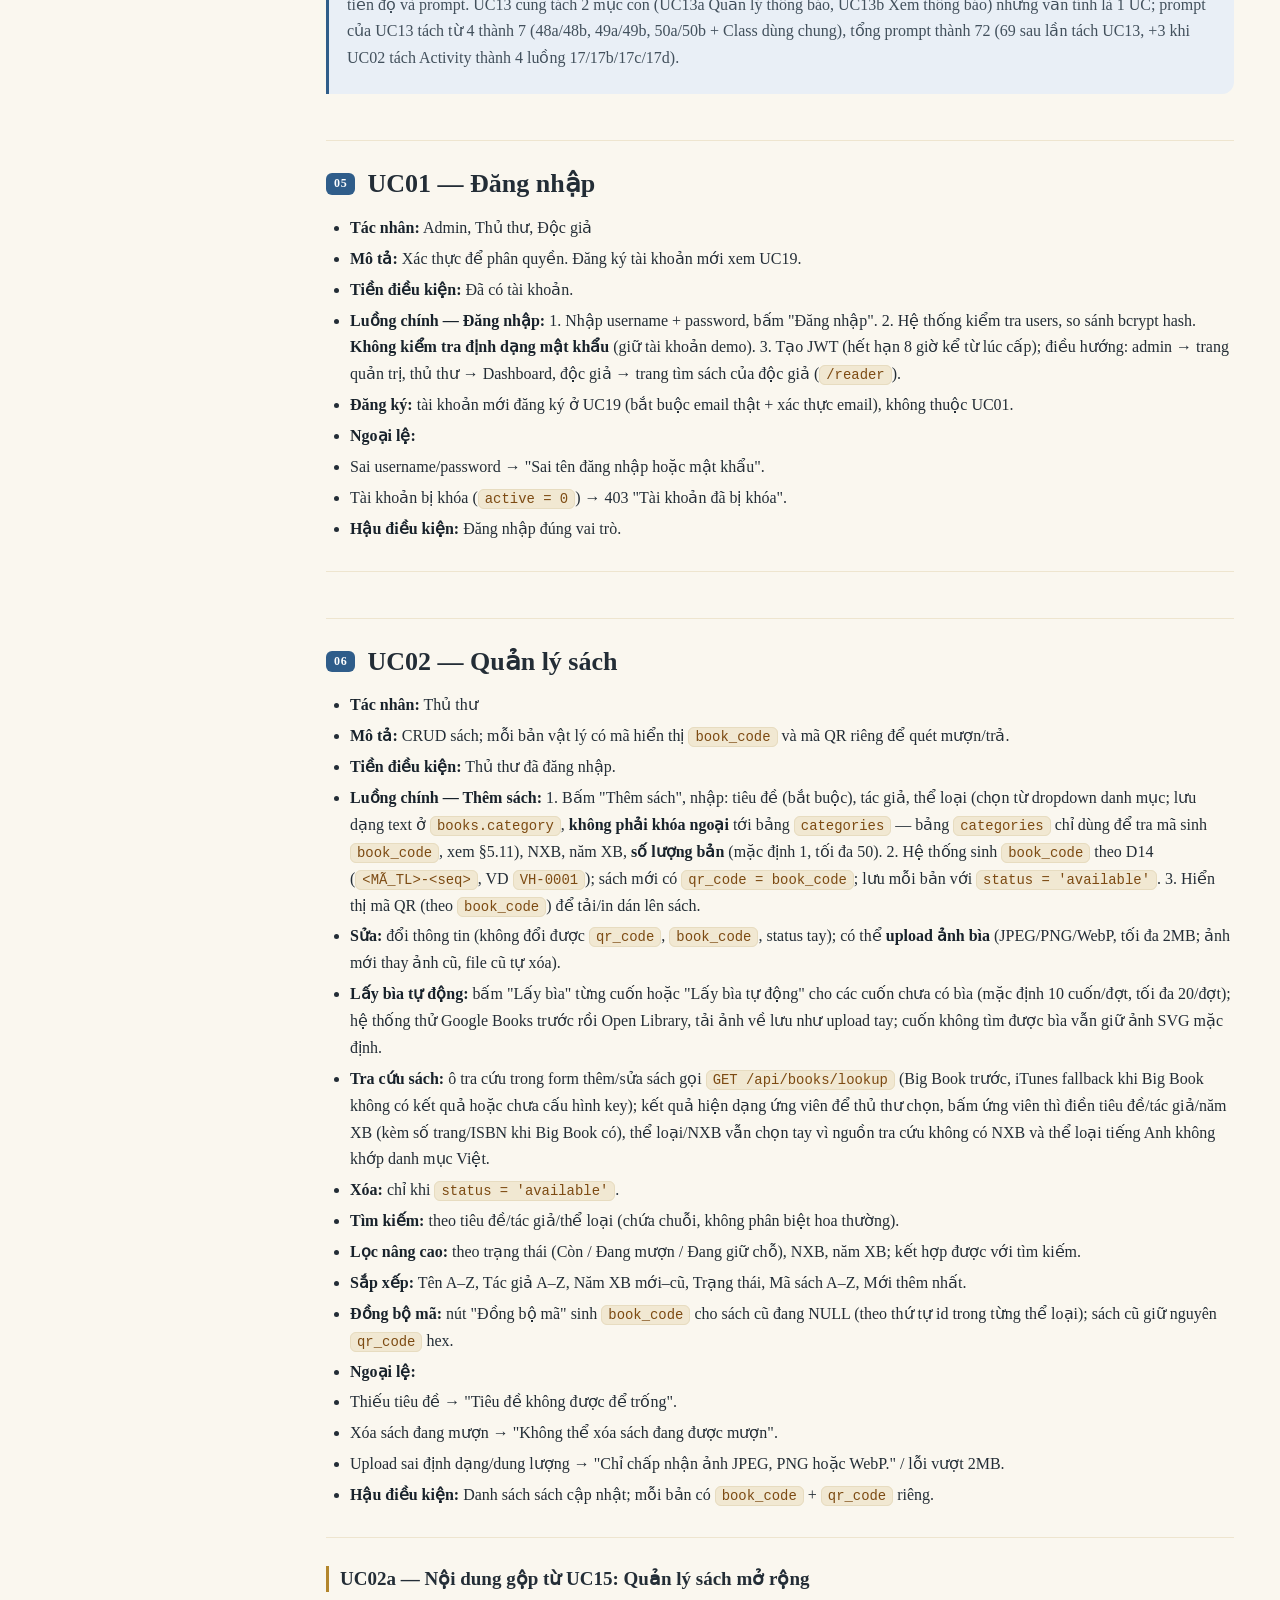
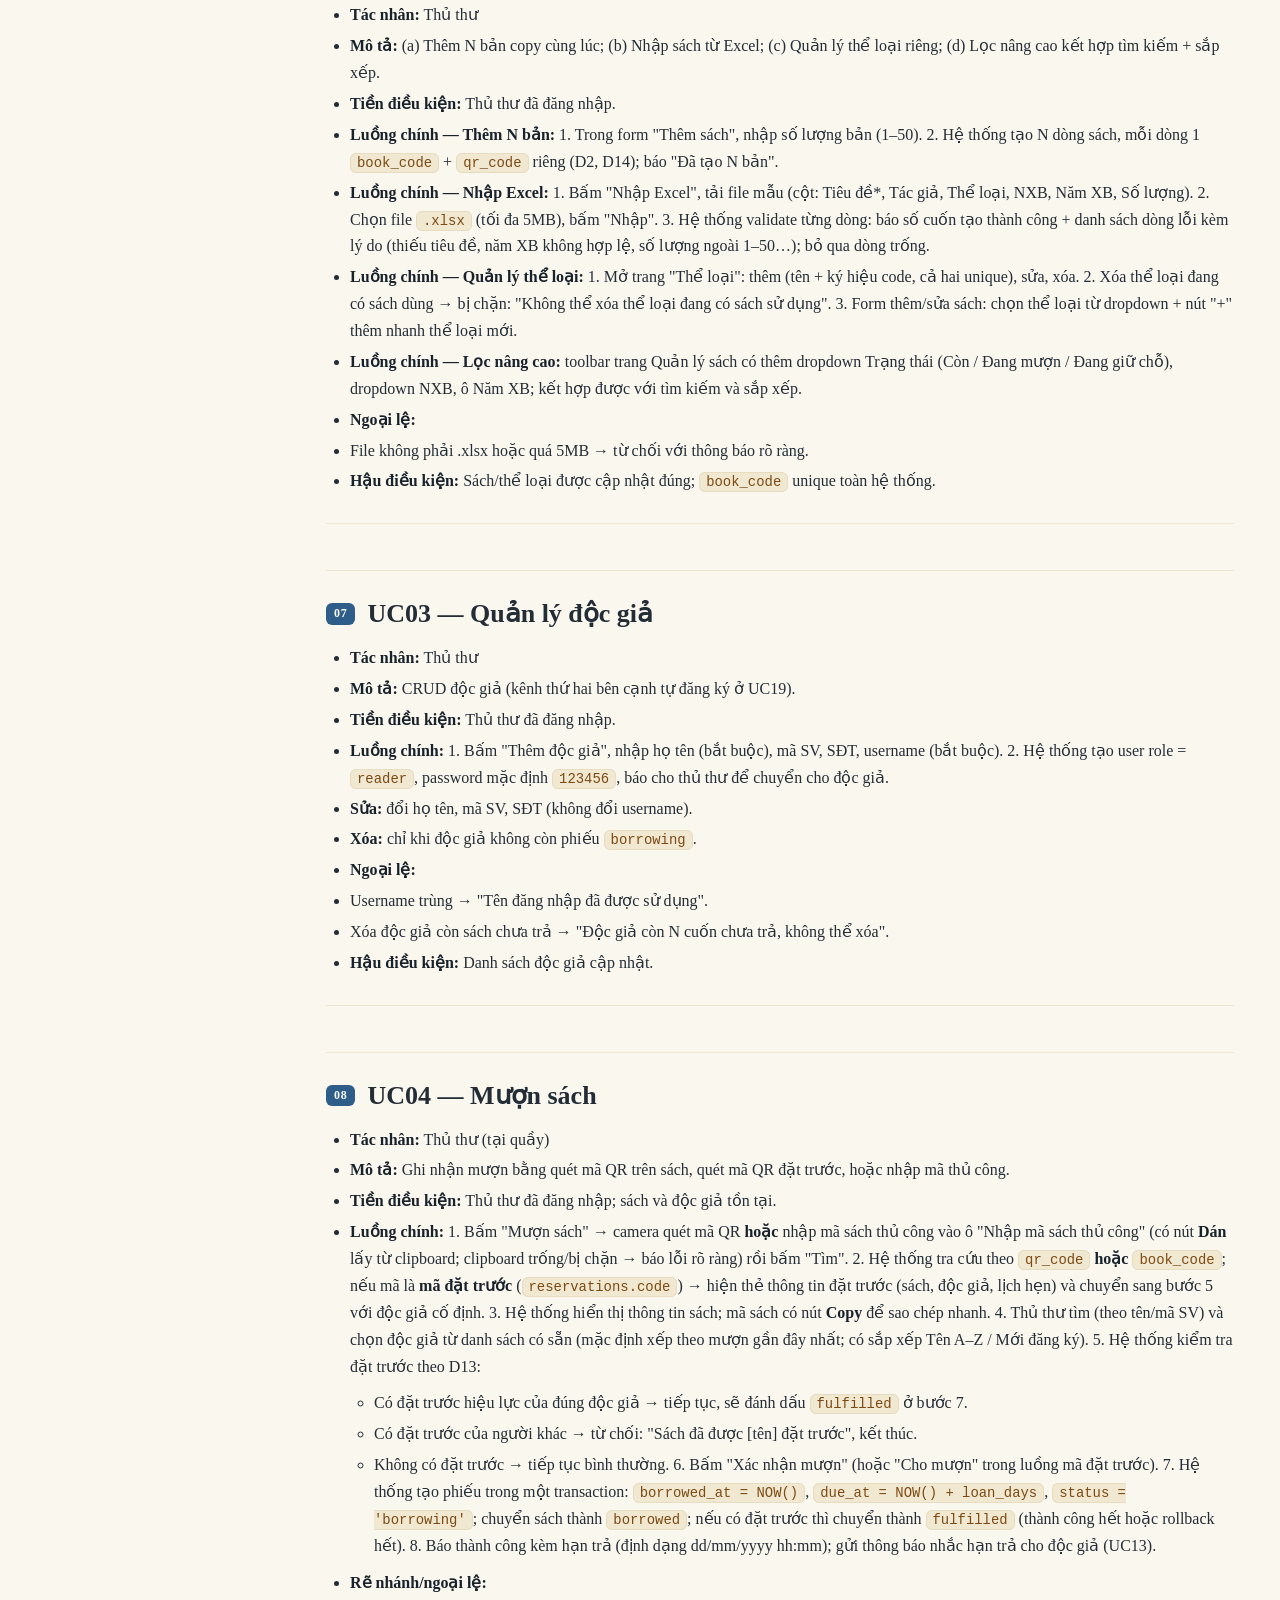
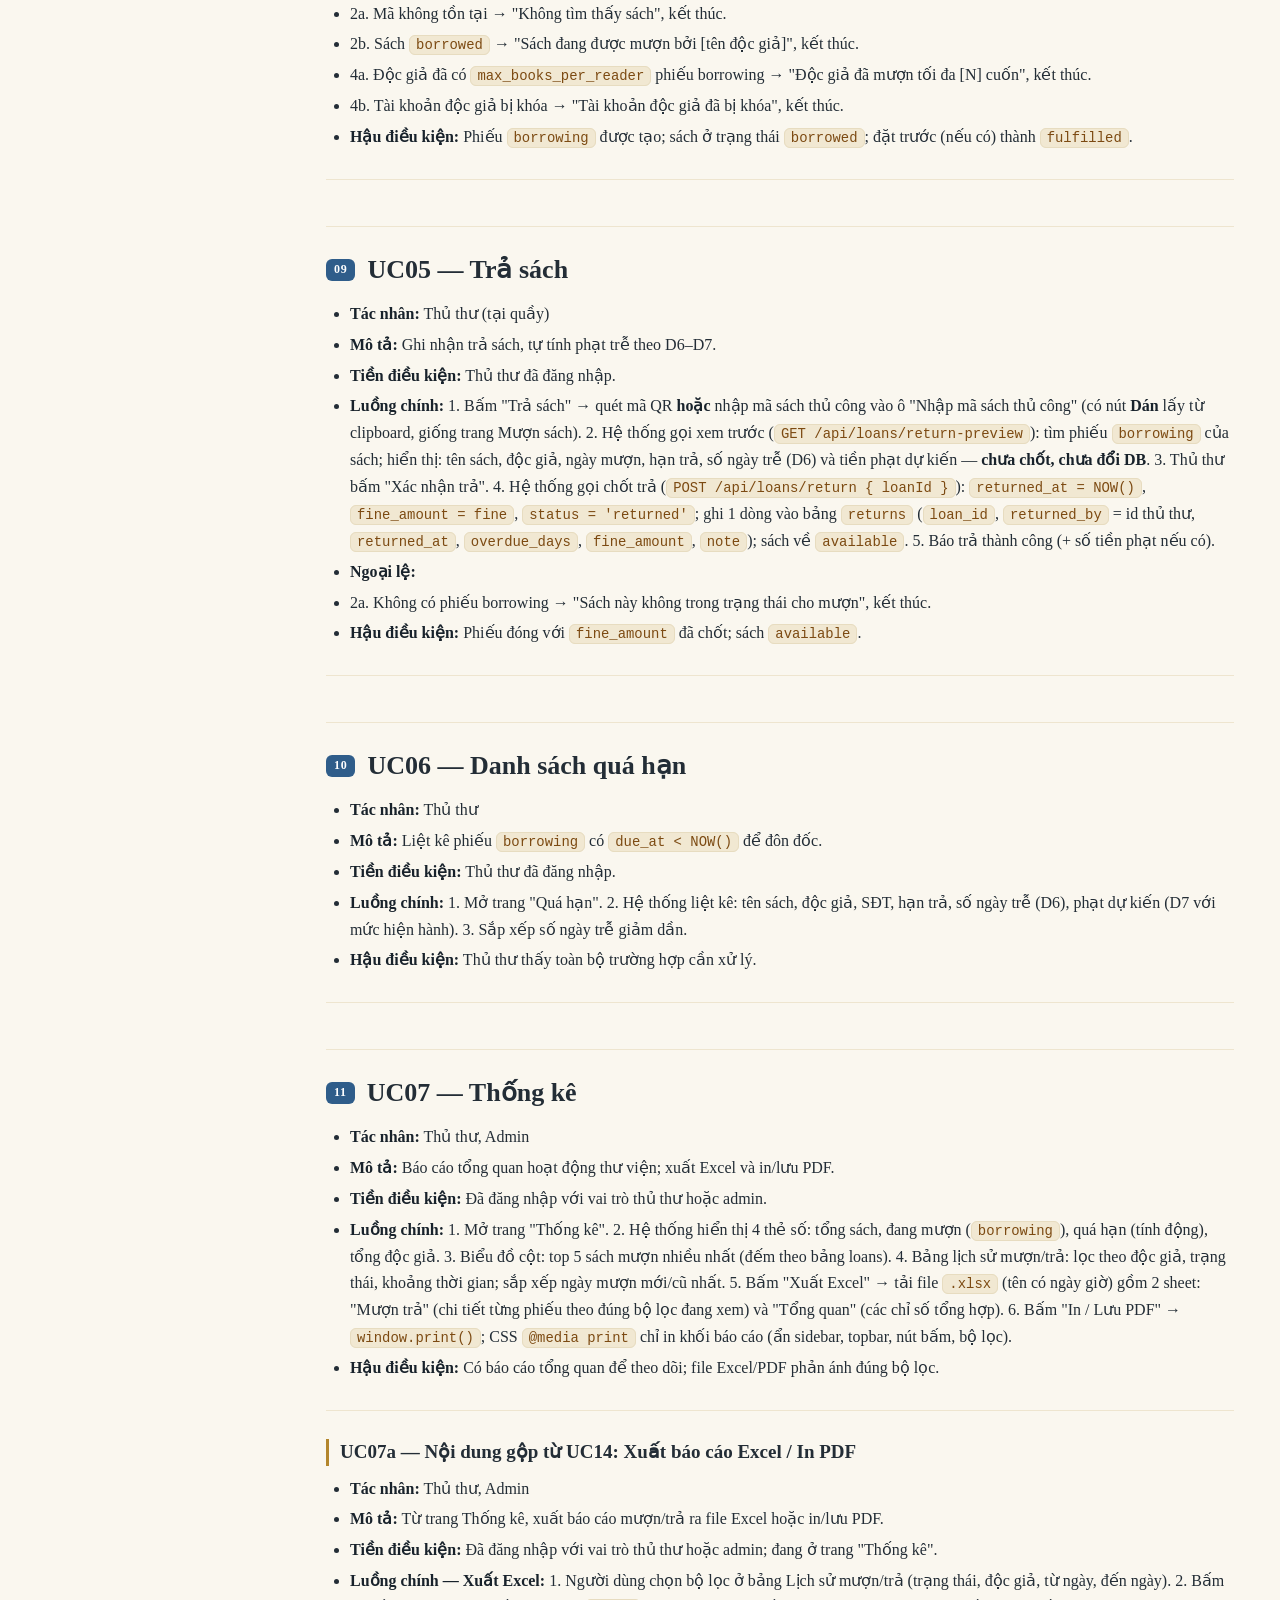
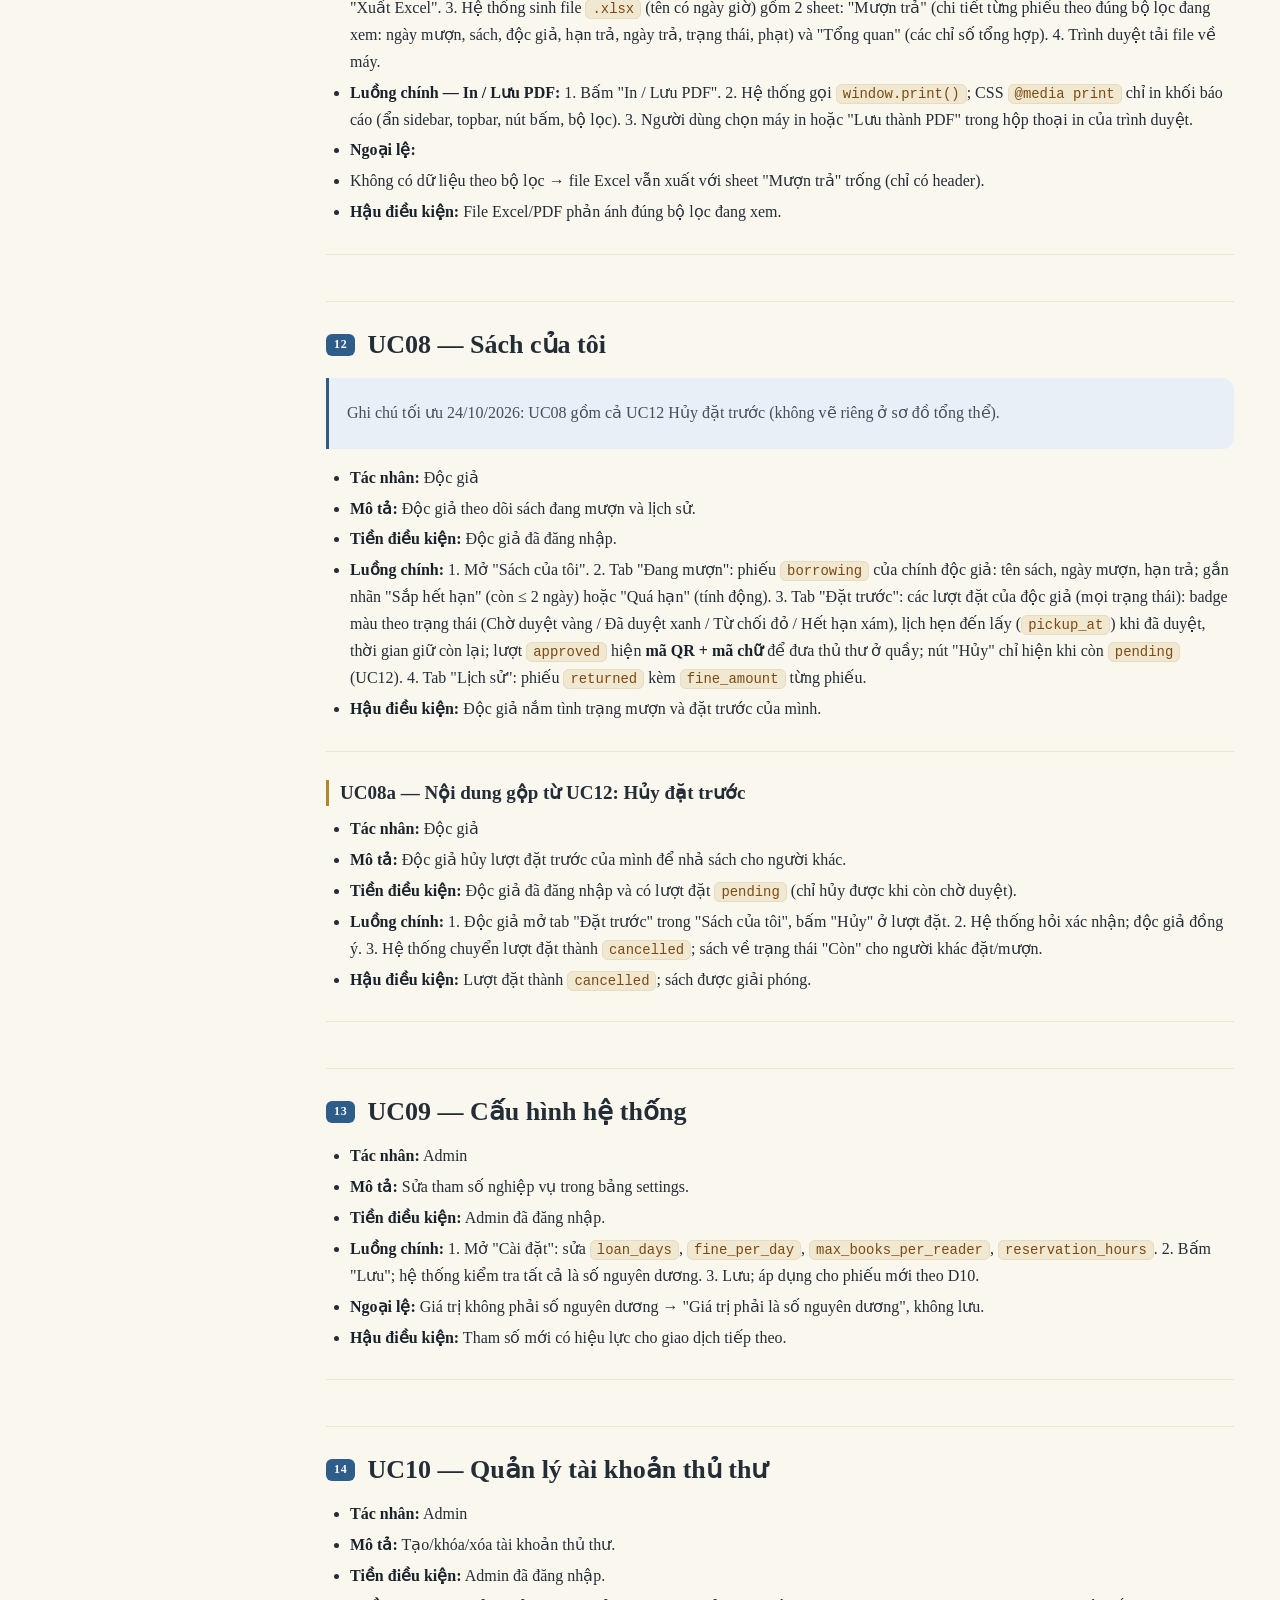
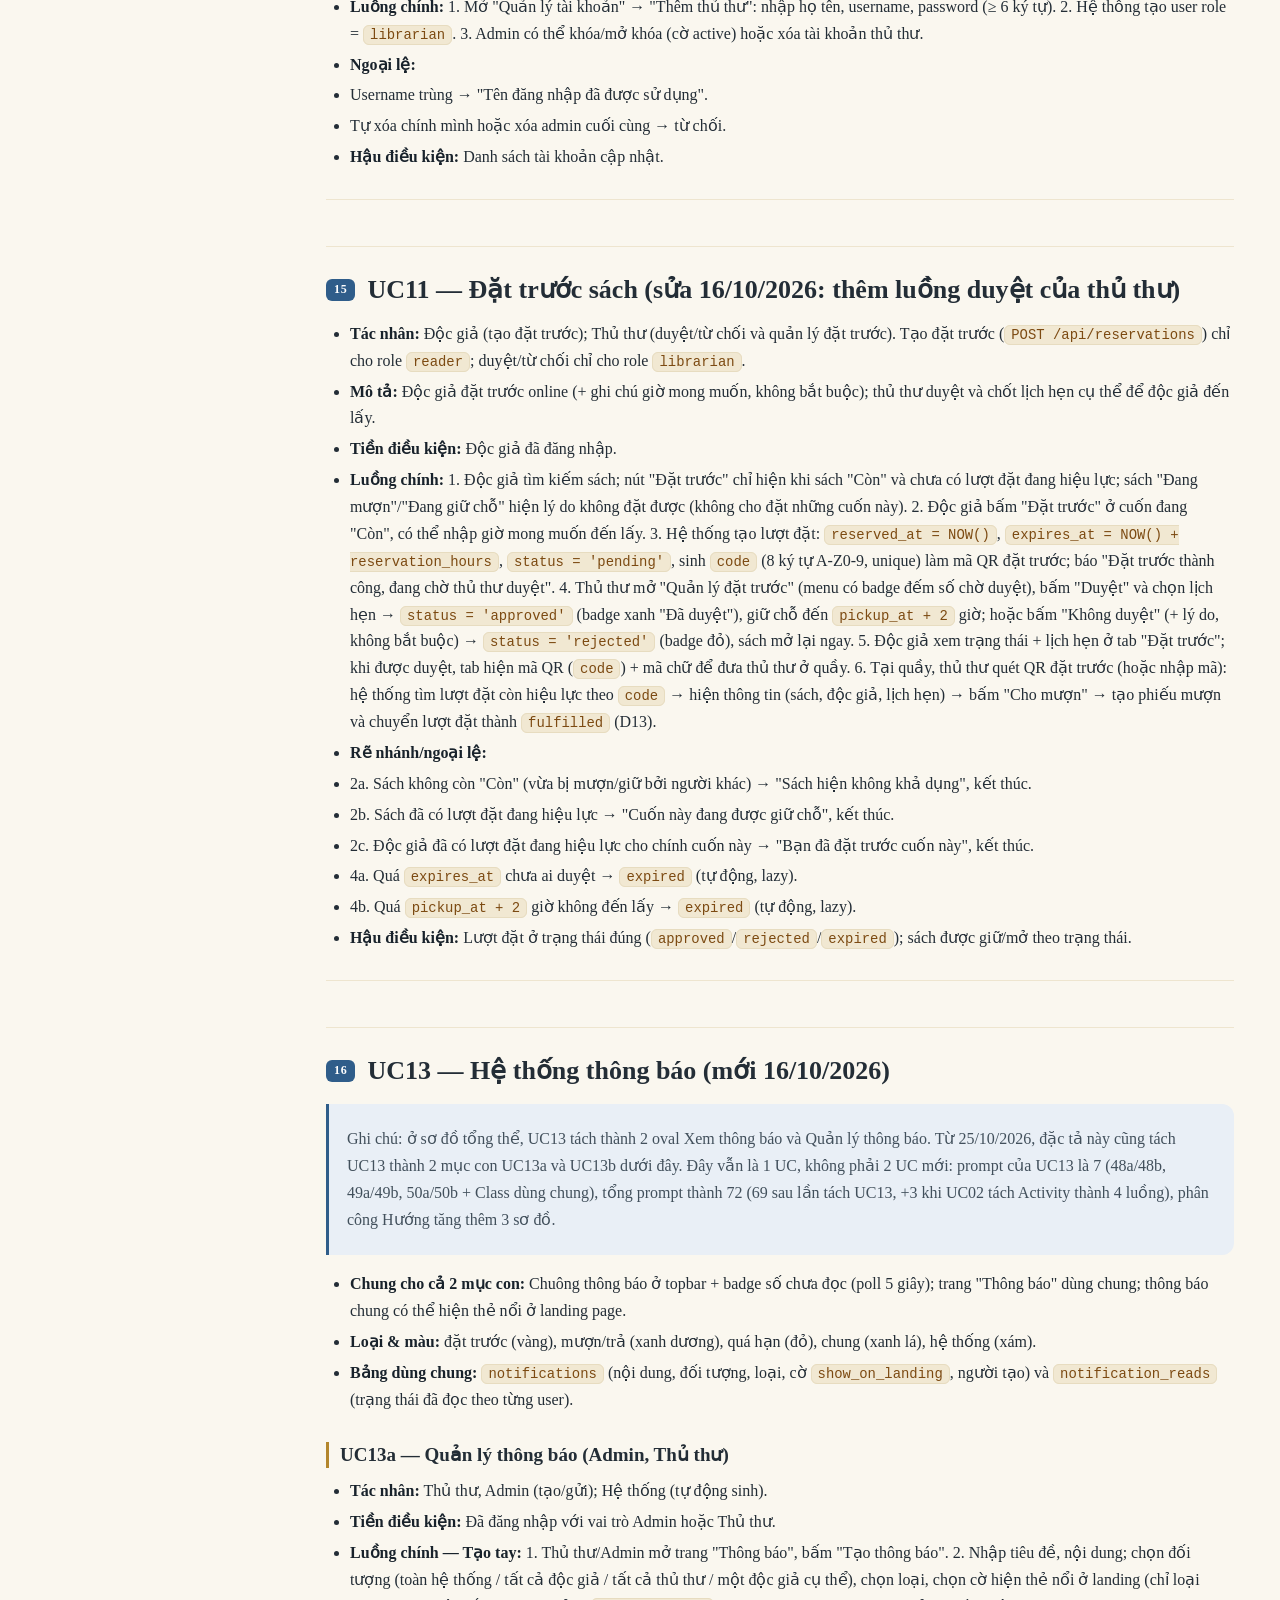
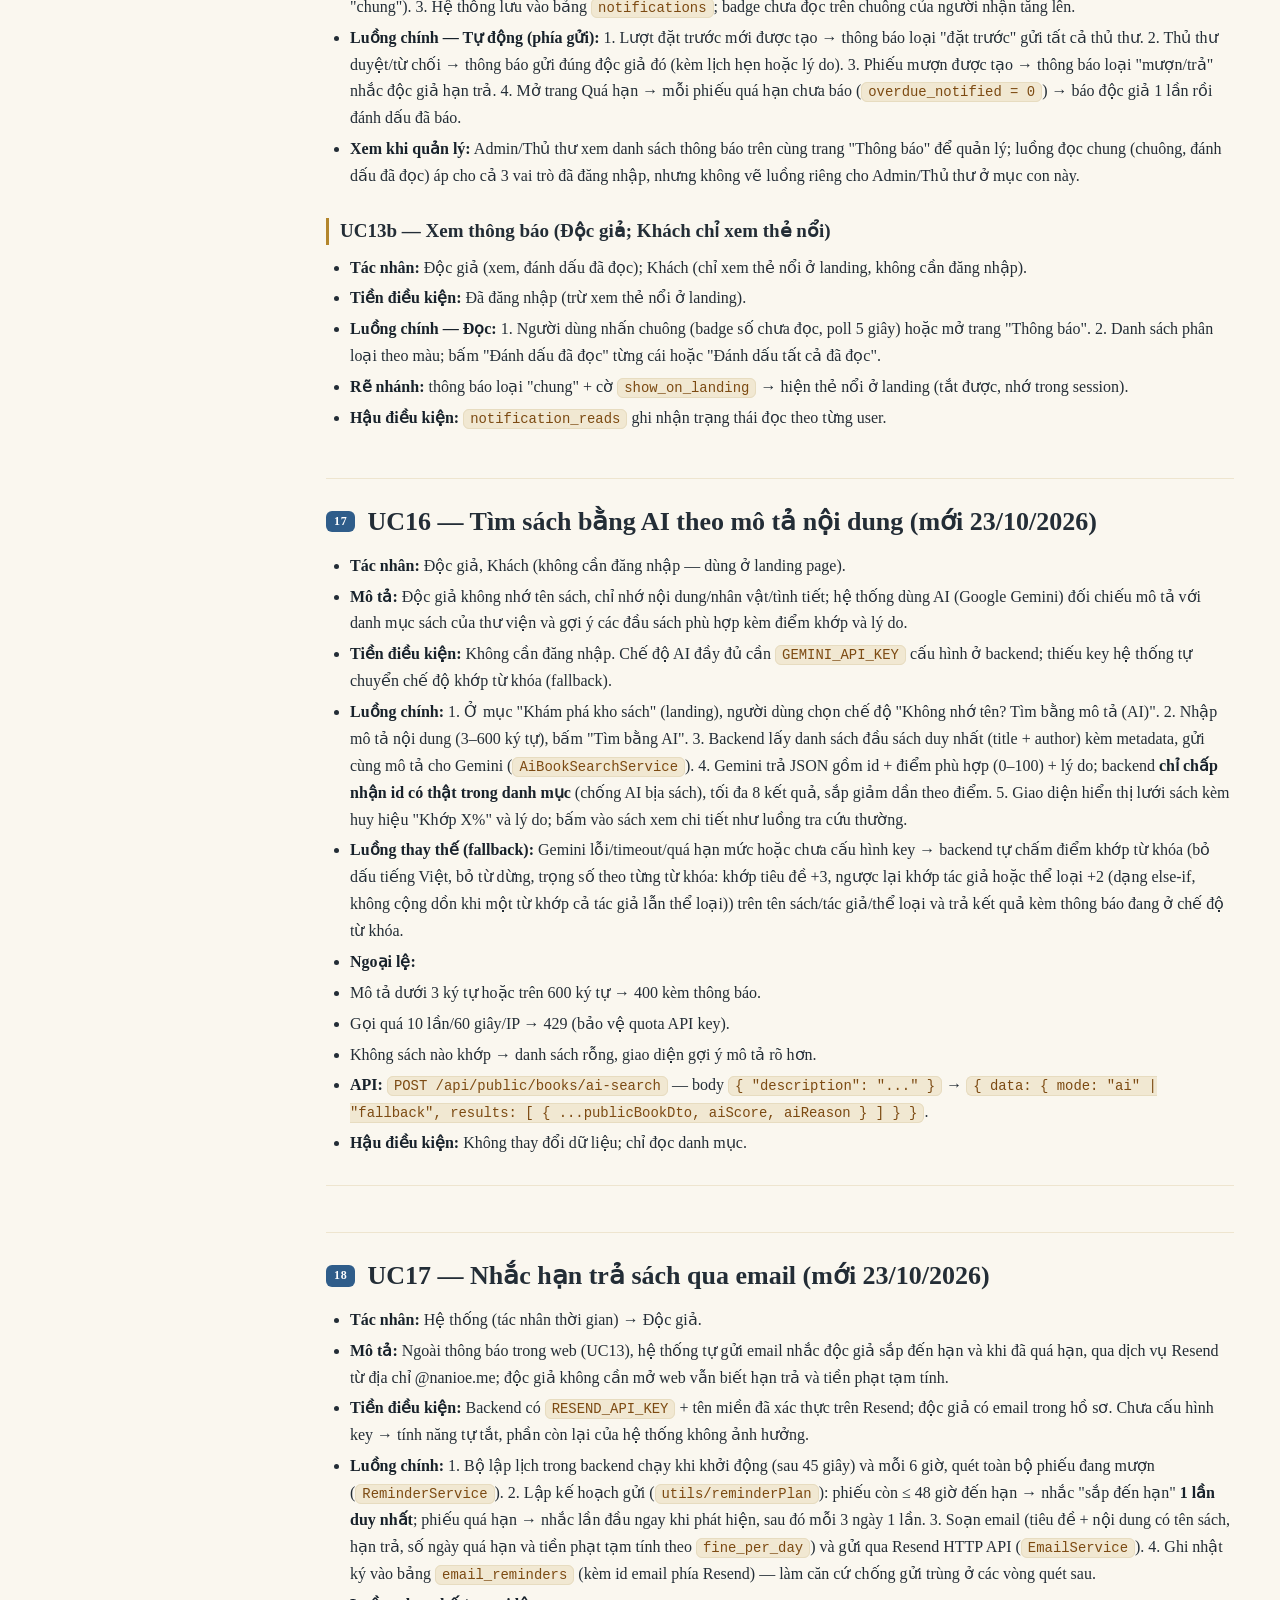
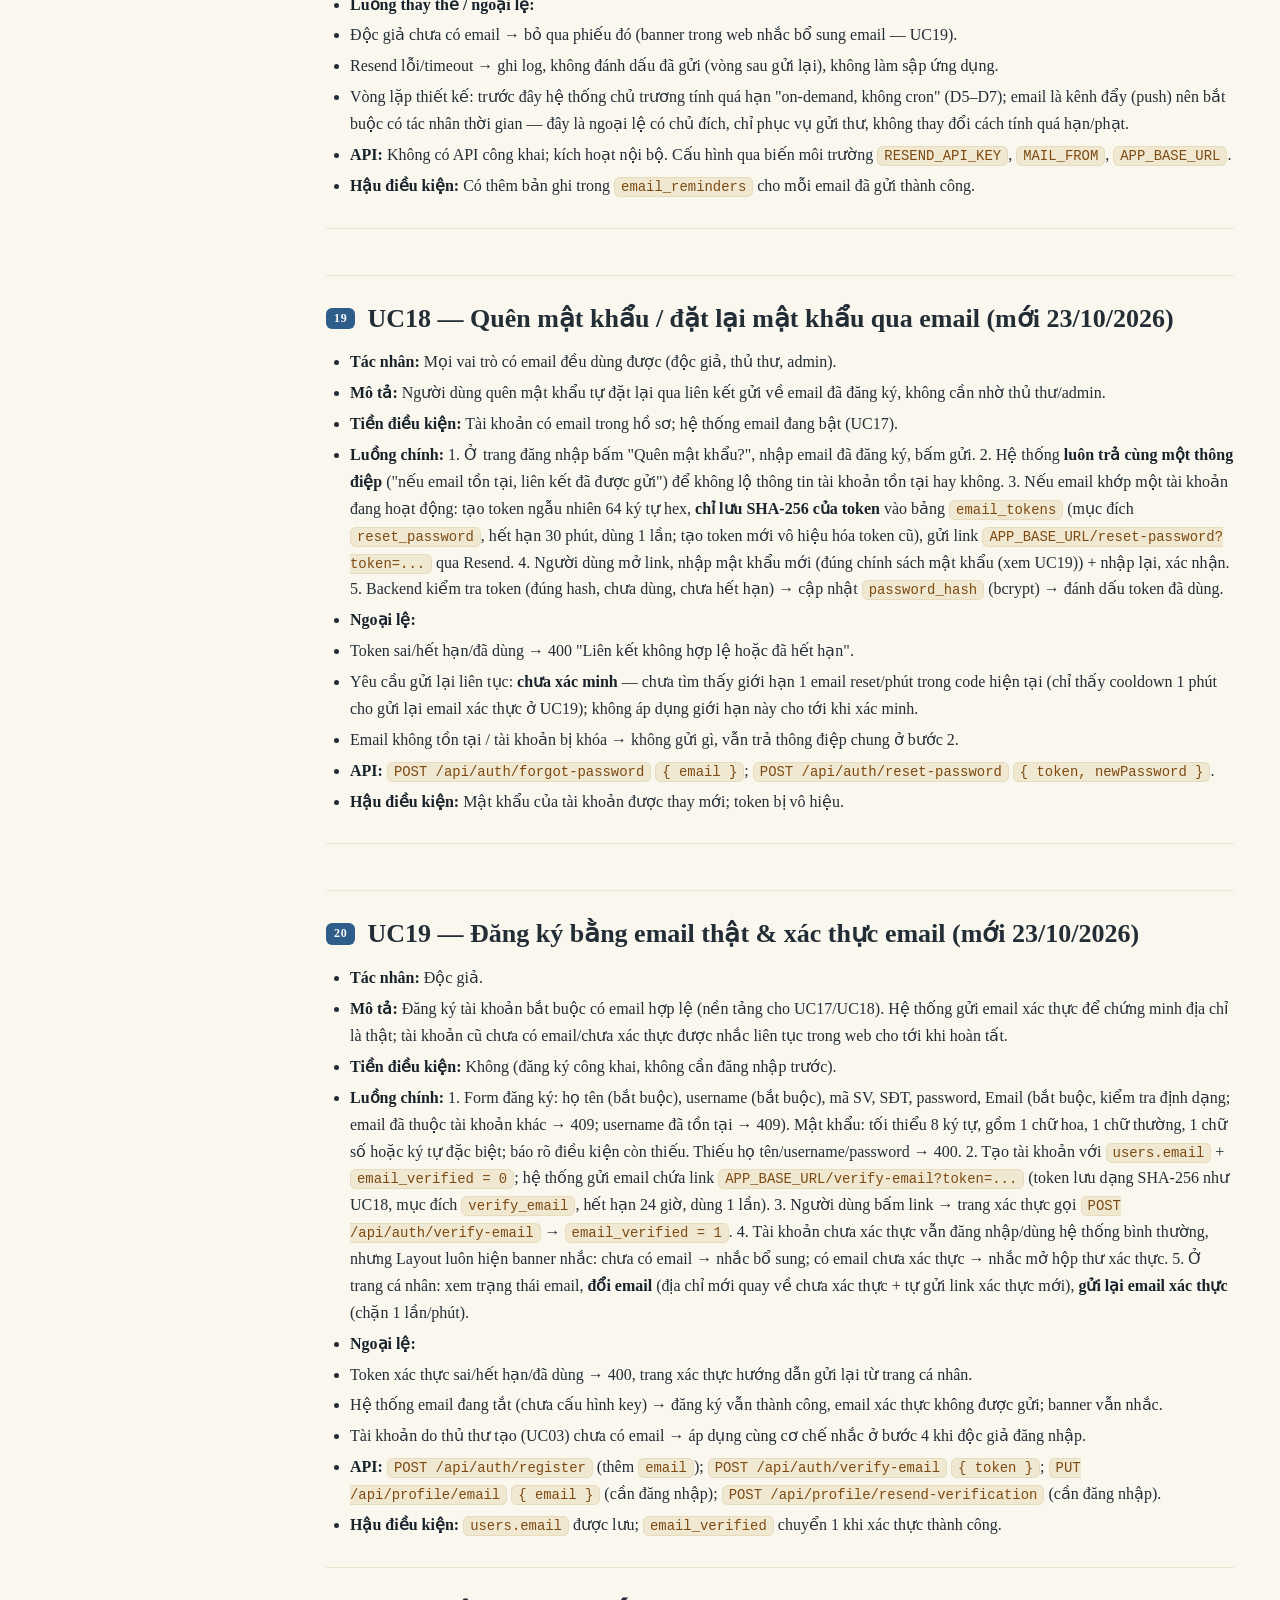
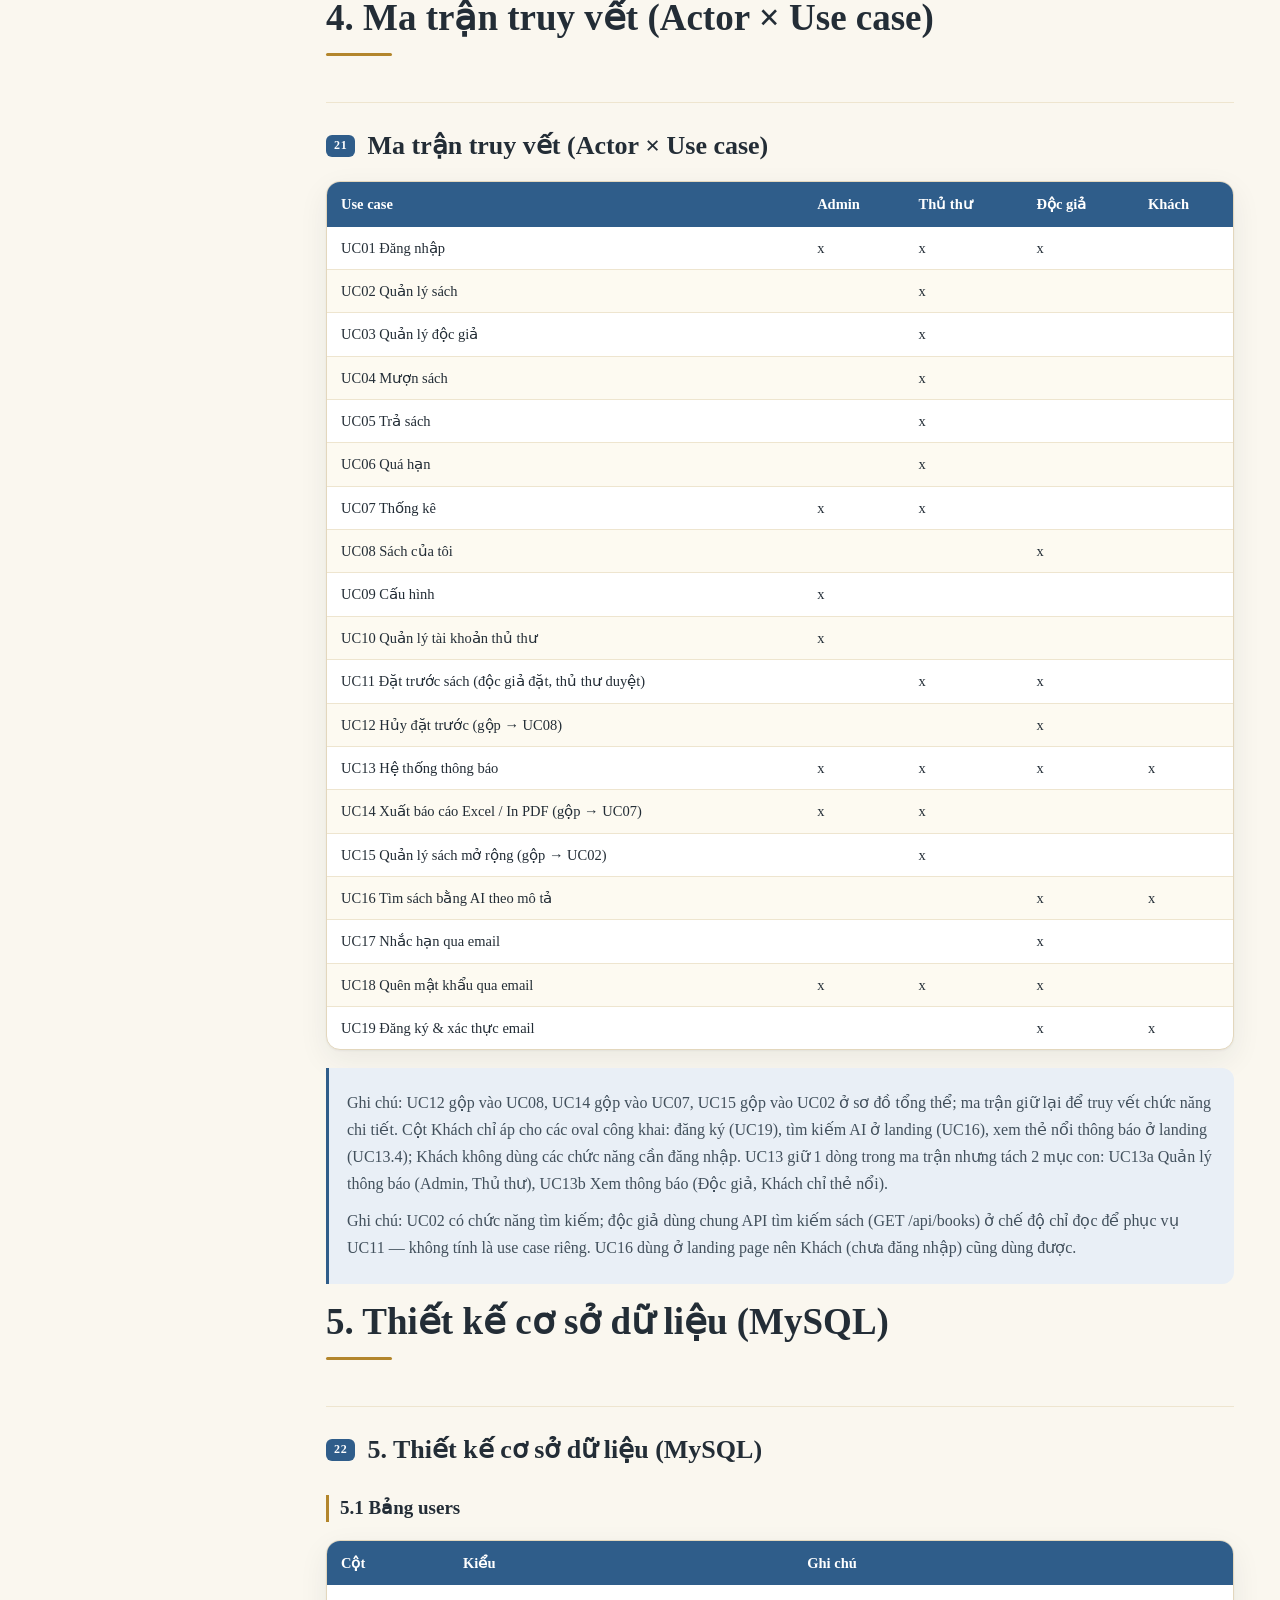
<file: ho-so-thiet-ke.html>
<!DOCTYPE html>
<html lang="vi">
<head>
<meta charset="UTF-8">
<meta name="viewport" content="width=device-width, initial-scale=1">
<title>Hồ sơ phân tích &amp; thiết kế hệ thống — Tài liệu CDIO 4</title>
<meta name="description" content="Tài liệu đồ án CDIO 4 — Website Quản lý Thư viện Đại học: conceive, phân tích thiết kế, prompt UML, kiểm thử, SQL.">
<link rel="icon" href="data:image/svg+xml,<svg xmlns='http://www.w3.org/2000/svg' viewBox='0 0 100 100'><text y='.9em' font-size='90'>B</text></svg>">
<link rel="stylesheet" href="style.css?v=9">
</head>
<body>
<header class="topbar">
  <button class="menu-btn" id="menuBtn" aria-label="Mở mục lục">&#9776;</button>
  <a class="brand" href="index.html">Tài liệu <em>CDIO 4</em></a>
  <span class="top-links"><a href="index.html">Mục lục</a><a href="https://nanioe.me">nanioe.me</a></span>
</header>
<div class="docs-layout">
<aside class="sidebar" id="sidebar">
<div class="side-label">Tài liệu</div>
<nav class="doc-nav">
<a href="index.html">Mục lục tổng</a>
<div class="nav-group">Thiết kế &amp; phân tích</div><a href="conceive.html">Conceive</a><a href="ho-so-thiet-ke.html" class="active">Hồ sơ phân tích &amp; thiết kế</a><a href="prompt-uml.html">Prompt UML (72 prompt)</a><a href="phan-ra.html">Phân rã</a><a href="luong-hoat-dong.html">Luồng hoạt động</a><div class="nav-group">Kiểm thử</div><a href="kich-ban-kiem-thu.html">Kịch bản kiểm thử</a><div class="nav-group">Dữ liệu</div><a href="du-lieu-sql.html">SQL reset CSDL</a><div class="nav-group">Tiến độ</div><a href="tien-do.html">Tiến độ</a><a href="phan-cong.html">Phân công</a>
</nav>
<div class="side-label">Trong trang này</div>
<nav class="toc">
<a href="#do-an-cdio-4-nganh-cong-nghe-phan-mem">Đồ án CDIO 4 — Ngành Công nghệ Phần mềm</a>
<a href="#muc-luc">Mục lục</a>
<a href="#1-tong-quan-dung-cho-bao-cao">1. TỔNG QUAN (dùng cho báo cáo)</a>
<a href="#2-quyet-dinh-chot-khong-thay-doi-khi-code">2. Quyết định chốt (không thay đổi khi code)</a>
<a href="#uc01-dang-nhap">UC01 — Đăng nhập</a>
<a href="#uc02-quan-ly-sach">UC02 — Quản lý sách</a>
<a href="#uc02a-noi-dung-gop-tu-uc15-quan-ly-sach-mo-rong" class="lv3">UC02a — Nội dung gộp từ UC15: Quản lý sách mở rộng</a>
<a href="#uc03-quan-ly-doc-gia">UC03 — Quản lý độc giả</a>
<a href="#uc04-muon-sach">UC04 — Mượn sách</a>
<a href="#uc05-tra-sach">UC05 — Trả sách</a>
<a href="#uc06-danh-sach-qua-han">UC06 — Danh sách quá hạn</a>
<a href="#uc07-thong-ke">UC07 — Thống kê</a>
<a href="#uc07a-noi-dung-gop-tu-uc14-xuat-bao-cao-excel-in-pdf" class="lv3">UC07a — Nội dung gộp từ UC14: Xuất báo cáo Excel / In PDF</a>
<a href="#uc08-sach-cua-toi">UC08 — Sách của tôi</a>
<a href="#uc08a-noi-dung-gop-tu-uc12-huy-dat-truoc" class="lv3">UC08a — Nội dung gộp từ UC12: Hủy đặt trước</a>
<a href="#uc09-cau-hinh-he-thong">UC09 — Cấu hình hệ thống</a>
<a href="#uc10-quan-ly-tai-khoan-thu-thu">UC10 — Quản lý tài khoản thủ thư</a>
<a href="#uc11-dat-truoc-sach-sua-16-10-2026-them-luong-duyet-cua-thu-thu">UC11 — Đặt trước sách (sửa 16/10/2026: thêm luồng duyệt của thủ thư)</a>
<a href="#uc13-he-thong-thong-bao-moi-16-10-2026">UC13 — Hệ thống thông báo (mới 16/10/2026)</a>
<a href="#uc13a-quan-ly-thong-bao-admin-thu-thu" class="lv3">UC13a — Quản lý thông báo (Admin, Thủ thư)</a>
<a href="#uc13b-xem-thong-bao-doc-gia-khach-chi-xem-the-noi" class="lv3">UC13b — Xem thông báo (Độc giả; Khách chỉ xem thẻ nổi)</a>
<a href="#uc16-tim-sach-bang-ai-theo-mo-ta-noi-dung-moi-23-10-2026">UC16 — Tìm sách bằng AI theo mô tả nội dung (mới 23/10/2026)</a>
<a href="#uc17-nhac-han-tra-sach-qua-email-moi-23-10-2026">UC17 — Nhắc hạn trả sách qua email (mới 23/10/2026)</a>
<a href="#uc18-quen-mat-khau-dat-lai-mat-khau-qua-email-moi-23-10-2026">UC18 — Quên mật khẩu / đặt lại mật khẩu qua email (mới 23/10/2026)</a>
<a href="#uc19-dang-ky-bang-email-that-xac-thuc-email-moi-23-10-2026">UC19 — Đăng ký bằng email thật &amp; xác thực email (mới 23/10/2026)</a>
<a href="#ma-tran-truy-vet-actor-use-case">Ma trận truy vết (Actor × Use case)</a>
<a href="#5-thiet-ke-co-so-du-lieu-mysql">5. Thiết kế cơ sở dữ liệu (MySQL)</a>
<a href="#5-1-bang-users" class="lv3">5.1 Bảng users</a>
<a href="#5-2-bang-books" class="lv3">5.2 Bảng books</a>
<a href="#5-3-bang-loans" class="lv3">5.3 Bảng loans</a>
<a href="#5-4-bang-reservations" class="lv3">5.4 Bảng reservations</a>
<a href="#5-5-bang-categories-moi-16-10-2026" class="lv3">5.5 Bảng categories (mới 16/10/2026)</a>
<a href="#5-6-bang-notifications-moi-16-10-2026" class="lv3">5.6 Bảng notifications (mới 16/10/2026)</a>
<a href="#5-7-bang-notification-reads-moi-16-10-2026" class="lv3">5.7 Bảng notification_reads (mới 16/10/2026)</a>
<a href="#5-8-bang-settings" class="lv3">5.8 Bảng settings</a>
<a href="#5-9-bang-email-tokens-moi-23-10-2026" class="lv3">5.9 Bảng email_tokens (mới 23/10/2026)</a>
<a href="#5-10-bang-email-reminders-moi-23-10-2026" class="lv3">5.10 Bảng email_reminders (mới 23/10/2026)</a>
<a href="#5-11-bang-returns-moi-21-11-2026" class="lv3">5.11 Bảng returns (mới 21/11/2026)</a>
<a href="#5-12-quan-he" class="lv3">5.12 Quan hệ</a>
<a href="#6-thiet-ke-lop-huong-doi-tuong">6. Thiết kế lớp (hướng đối tượng)</a>
<a href="#6-1-kien-truc-cai-dat-code-that-o-backend" class="lv3">6.1 Kiến trúc cài đặt (code thật ở backend)</a>
<a href="#6-2-chuan-so-do-class-phan-tich-dung-de-ve" class="lv3">6.2 Chuẩn sơ đồ Class phân tích (dùng để vẽ)</a>
<a href="#7-danh-sach-api">7. Danh sách API</a>
<a href="#auth" class="lv3">Auth</a>
<a href="#books-get-mo-cho-moi-vai-tro-da-dang-nhap-ghi-can-librarian-tru-khi-ghi-khac" class="lv3">Books (GET mở cho mọi vai trò đã đăng nhập; ghi cần librarian trừ khi ghi khác)</a>
<a href="#readers-librarian" class="lv3">Readers (librarian)</a>
<a href="#loans" class="lv3">Loans</a>
<a href="#reservations" class="lv3">Reservations</a>
<a href="#categories-get-mo-cho-moi-vai-tro-da-dang-nhap-ghi-can-librarian-admin" class="lv3">Categories (GET mở cho mọi vai trò đã đăng nhập; ghi cần librarian/admin)</a>
<a href="#notifications" class="lv3">Notifications</a>
<a href="#profile-da-dang-nhap" class="lv3">Profile (đã đăng nhập)</a>
<a href="#accounts-quan-ly-tai-khoan-thu-thu-admin" class="lv3">Accounts — Quản lý tài khoản thủ thư (admin)</a>
<a href="#stats-settings" class="lv3">Stats &amp; Settings</a>
<a href="#public-khong-can-dang-nhap-danh-cho-khach-o-landing" class="lv3">Public (không cần đăng nhập — dành cho Khách ở landing)</a>
<a href="#8-wireframe-cac-man-hinh">8. Wireframe các màn hình</a>
<a href="#9-1-so-do-tong">9.1 Sơ đồ tổng</a>
<a href="#9-2-admin">9.2 Admin</a>
<a href="#9-3-thu-thu">9.3 Thủ thư</a>
<a href="#9-4-doc-gia">9.4 Độc giả</a>
<a href="#9-5-luong-dieu-huong-chinh">9.5 Luồng điều hướng chính</a>
<a href="#f-a-muon-sach-tai-quay-uc04" class="lv3">F-A. Mượn sách tại quầy (UC04)</a>
<a href="#f-b-tra-sach-tai-quay-uc05" class="lv3">F-B. Trả sách tại quầy (UC05)</a>
<a href="#f-c-doc-gia-dat-truoc-roi-den-lay-uc11-uc04-sua-16-10-2026" class="lv3">F-C. Độc giả đặt trước rồi đến lấy (UC11 → UC04) — sửa 16/10/2026</a>
<a href="#f-d-quan-tri-uc09-uc10" class="lv3">F-D. Quản trị (UC09, UC10)</a>
<a href="#9-6-ghi-chu-thiet-ke-chung">9.6 Ghi chú thiết kế chung</a>
<a href="#10-yeu-cau-phi-chuc-nang">10. Yêu cầu phi chức năng</a>
<a href="#10-1-hieu-nang" class="lv3">10.1 Hiệu năng</a>
<a href="#10-2-bao-mat" class="lv3">10.2 Bảo mật</a>
<a href="#10-3-tuong-thich-va-su-dung" class="lv3">10.3 Tương thích và sử dụng</a>
<a href="#10-4-do-tin-cay-va-du-lieu" class="lv3">10.4 Độ tin cậy và dữ liệu</a>
<a href="#11-kich-ban-kiem-thu">11. Kịch bản kiểm thử</a>
<a href="#uc01-dang-nhap-dang-ky-xem-uc19" class="lv3">UC01 — Đăng nhập (đăng ký xem UC19)</a>
<a href="#uc02-quan-ly-sach-2" class="lv3">UC02 — Quản lý sách</a>
<a href="#uc03-quan-ly-doc-gia-2" class="lv3">UC03 — Quản lý độc giả</a>
<a href="#uc04-muon-sach-2" class="lv3">UC04 — Mượn sách</a>
<a href="#uc05-tra-sach-2" class="lv3">UC05 — Trả sách</a>
<a href="#uc06-danh-sach-qua-han-2" class="lv3">UC06 — Danh sách quá hạn</a>
<a href="#uc07-thong-ke-2" class="lv3">UC07 — Thống kê</a>
<a href="#uc08-sach-cua-toi-2" class="lv3">UC08 — Sách của tôi</a>
<a href="#uc09-cau-hinh" class="lv3">UC09 — Cấu hình</a>
<a href="#uc10-quan-ly-tai-khoan-thu-thu-2" class="lv3">UC10 — Quản lý tài khoản thủ thư</a>
<a href="#uc11-dat-truoc-sach-sua-16-10-2026-them-luong-duyet" class="lv3">UC11 — Đặt trước sách (sửa 16/10/2026: thêm luồng duyệt)</a>
<a href="#uc12-huy-dat-truoc-gop-vao-uc08" class="lv3">UC12 — Hủy đặt trước (gộp vào UC08)</a>
<a href="#uc13-he-thong-thong-bao-tach-2-muc-con-ma-test-giu-nguyen" class="lv3">UC13 — Hệ thống thông báo (tách 2 mục con, mã test giữ nguyên)</a>
<a href="#uc14-xuat-bao-cao-gop-vao-uc07" class="lv3">UC14 — Xuất báo cáo (gộp vào UC07)</a>
<a href="#uc15-quan-ly-sach-mo-rong-gop-vao-uc02" class="lv3">UC15 — Quản lý sách mở rộng (gộp vào UC02)</a>
<a href="#uc16-tim-sach-bang-ai-theo-mo-ta" class="lv3">UC16 — Tìm sách bằng AI theo mô tả</a>
<a href="#uc17-nhac-han-qua-email" class="lv3">UC17 — Nhắc hạn qua email</a>
<a href="#uc18-quen-mat-khau-qua-email" class="lv3">UC18 — Quên mật khẩu qua email</a>
<a href="#uc19-dang-ky-xac-thuc-email" class="lv3">UC19 — Đăng ký &amp; xác thực email</a>
<a href="#ho-so-anh-dai-dien-chua-co-uc-rieng" class="lv3">Hồ sơ &amp; ảnh đại diện (chưa có UC riêng)</a>
</nav>
</aside>
<div class="backdrop" id="backdrop"></div>
<main class="content">
<h1>Hồ sơ phân tích &amp; thiết kế hệ thống</h1>
<p class="meta">Đồ án Website Quản lý Thư viện Đại học &middot; Cập nhật lần cuối: 27/11/2026</p>
<h1>HỒ SƠ PHÂN TÍCH &amp; THIẾT KẾ — Web Quản Lý Thư Viện Đại học</h1>
<h2 id="do-an-cdio-4-nganh-cong-nghe-phan-mem">Đồ án CDIO 4 — Ngành Công nghệ Phần mềm</h2>
<p>Tài liệu hợp nhất duy nhất của đồ án (thay thế mọi file .md rời rạc trước đây).</p>
<h2 id="muc-luc">Mục lục</h2>
<ol>
<li>Tổng quan</li>
<li>Quyết định chốt D1–D15</li>
<li>Đặc tả chức năng (16 UC chính; UC12/14/15 gộp, xem ghi chú trong UC08/07/02)</li>
<li>Ma trận truy vết</li>
<li>Thiết kế cơ sở dữ liệu</li>
<li>Thiết kế lớp</li>
<li>Danh sách API</li>
<li>Wireframe</li>
<li>Screenmap</li>
<li>Yêu cầu phi chức năng</li>
<li>Kịch bản kiểm thử</li>
<li>Bộ prompt UML (72 prompt — chỉ là con trỏ sang trang Prompt UML, không liệt kê trong file)</li>
</ol>
<hr />
<h1>1. Tổng quan</h1>
<h2 id="1-tong-quan-dung-cho-bao-cao">1. TỔNG QUAN (dùng cho báo cáo)</h2>
<p><strong>1. Tên đề tài:</strong> Xây dựng website quản lý thư viện đại học.</p>
<p><strong>2. Bối cảnh và vấn đề:</strong> Các thư viện nhỏ (thư viện khoa, tủ sách lớp, câu lạc bộ) hiện quản lý mượn/trả bằng sổ giấy hoặc file Excel. Cách làm này dễ thất lạc, khó tra cứu lịch sử, việc tính hạn trả và phạt trễ phụ thuộc vào trí nhớ của thủ thư nên hay sai sót và mất thời gian đối chiếu cuối tháng.</p>
<p><strong>3. Mục tiêu đề tài:</strong> Xây dựng một website giúp số hóa toàn bộ quy trình mượn/trả sách: mỗi cuốn sách được gắn một mã QR duy nhất, thủ thư chỉ cần quét mã để ghi nhận mượn/trả, hệ thống tự động tính hạn trả và tiền phạt trễ, đồng thời cung cấp thống kê trực quan cho người quản lý.</p>
<p><strong>4. Đối tượng sử dụng:</strong>
- Admin: quản lý tài khoản thủ thư và cấu hình tham số hệ thống.
- Thủ thư: quản lý sách, độc giả, thực hiện mượn/trả, theo dõi quá hạn, xem thống kê.
- Độc giả: tìm sách, đặt trước sách, theo dõi sách đang mượn, hạn trả và lịch sử mượn của bản thân.</p>
<p><strong>5. Phạm vi:</strong> Hệ thống tập trung vào nghiệp vụ lõi: quản lý sách và độc giả, mượn/trả bằng quét mã QR, đặt trước sách online, tính phạt trễ tự động, danh sách quá hạn và thống kê cơ bản. Bao gồm cả nhắc hạn qua email (UC17) và xuất Excel / in PDF (UC07, gồm UC14).</p>
<p><strong>6. Công nghệ sử dụng:</strong> Frontend React, backend Express viết bằng TypeScript; kiến trúc cài đặt ở backend là Entity – Service – Controller – Repository (xem §6.1), còn sơ đồ Class phân tích theo chuẩn mới chỉ dùng Frm/Controller/Entity (xem §6.2 và trang Prompt UML). Cơ sở dữ liệu MySQL, phân tích thiết kế bằng UML (activity, sequence, class diagram) trên Visual Paradigm theo tài liệu môn CS353.</p>
<hr />
<h1>2. Quyết định chốt D1–D15</h1>
<h2 id="2-quyet-dinh-chot-khong-thay-doi-khi-code">2. Quyết định chốt (không thay đổi khi code)</h2>
<ul>
<li><strong>D1. Vai trò:</strong> 3 role trong bảng users: <code>admin</code>, <code>librarian</code>, <code>reader</code>.</li>
<li><strong>D2. Mã QR:</strong> mỗi cuốn sách vật lý có một <code>qr_code</code> duy nhất. Sách thêm mới: <code>qr_code = book_code</code> (mã hiển thị đọc được, VD <code>VH-0001</code>) để thủ thư dễ đọc và quét. Sách cũ (seed trước 16/10/2026): giữ <code>qr_code</code> UUID hex 32 ký tự, không đổi. Tra cứu sách chấp nhận cả 2 định dạng (<code>qr_code</code> hoặc <code>book_code</code>).</li>
<li><strong>D3. Tham số nghiệp vụ</strong> (bảng settings, admin sửa được): <code>loan_days = 14</code>, <code>fine_per_day = 5000</code> (đồng), <code>max_books_per_reader = 5</code>, <code>reservation_hours = 48</code> (giờ giữ sách khi đặt trước, dùng cho UC11).</li>
<li><strong>D4. Hạn trả:</strong> <code>due_at = borrowed_at + loan_days</code> (giờ chính xác, không làm tròn ngày).</li>
<li><strong>D5. Trạng thái phiếu mượn:</strong> <code>loans.status</code> chỉ có 2 giá trị: <code>borrowing</code> (đang mượn), <code>returned</code> (đã trả). "Quá hạn" KHÔNG lưu trong DB mà tính động: <code>returned_at IS NULL AND due_at &lt; NOW()</code>.</li>
<li><strong>D6. Số ngày trễ:</strong> <code>overdue_days = CEIL((NOW() - due_at) / 86400)</code>, nếu âm thì = 0.</li>
<li><strong>D7. Tiền phạt:</strong> chốt lúc trả sách: <code>fine_amount = overdue_days × fine_per_day</code> (lấy mức phạt hiện hành trong settings). Danh sách quá hạn hiển thị phạt <em>dự kiến</em> theo công thức tương tự, không lưu DB.</li>
<li><strong>D8. Mật khẩu:</strong> lưu bcrypt hash. Chính sách mật khẩu — tối thiểu 8 ký tự, gồm 1 chữ hoa, 1 chữ thường, 1 chữ số hoặc ký tự đặc biệt — chỉ áp dụng cho <strong>đăng ký</strong> và <strong>đổi mật khẩu</strong>; <strong>đăng nhập không kiểm tra định dạng</strong> (giữ tài khoản demo <code>admin/admin123</code>, <code>thuthu/lib123</code>, <code>docgia/read123</code>). Thủ thư tạo độc giả dùng mật khẩu mặc định <code>123456</code> (bỏ qua policy; MVP không bắt đổi ở lần đầu — ghi nhận là giới hạn).</li>
<li><strong>D9. Cấm xóa:</strong> sách đang <code>borrowed</code>; độc giả còn phiếu <code>borrowing</code>; admin không được tự xóa chính mình và không được xóa admin cuối cùng.</li>
<li><strong>D10. Tham số settings mới chỉ áp dụng cho phiếu mượn tạo sau thời điểm sửa</strong>; phiếu cũ giữ nguyên hạn trả và mức phạt đã chốt.</li>
<li><strong>D11. Đặt trước (sửa 16/10/2026 theo yêu cầu của kha — thêm luồng duyệt):</strong> độc giả đặt trước online (+ ghi chú giờ mong muốn, optional) → trạng thái <code>pending</code> (Chờ duyệt, badge vàng). Thủ thư duyệt + chốt lịch hẹn cụ thể (<code>pickup_at</code>) → trạng thái <code>approved</code> (Đã duyệt, badge xanh); giữ chỗ đến <code>pickup_at + 2</code> giờ. Thủ thư không duyệt → <code>rejected</code> (badge đỏ), sách mở lại ngay. Hạn thủ thư duyệt: <code>expires_at = reserved_at + reservation_hours</code> (mặc định 48h, settings, admin sửa được); quá hạn chưa duyệt → <code>expired</code>. Quá <code>pickup_at + 2</code> giờ không đến lấy → <code>expired</code>. Hết hiệu lực tính động (lazy, không cần cron), sách về "Còn".</li>
<li><strong>D12. Mỗi cuốn (1 id = 1 bản vật lý = 1 QR) chỉ có tối đa 1 lượt đặt trước đang hiệu lực</strong> (<code>pending</code>/<code>approved</code> còn hạn). Sách đang mượn hoặc đã có người giữ chỗ → không đặt được. Các bản copy khác của cùng tựa sách vẫn đặt/mượn bình thường.</li>
<li><strong>D13. Lúc thủ thư quét mượn (UC04):</strong> nếu sách có đặt trước đang hiệu lực (<code>pending</code>/<code>approved</code> còn hạn) của đúng độc giả đó → cho mượn, chuyển đặt trước thành <code>fulfilled</code>. Nếu đặt trước của người khác → từ chối: "Cuốn này đang được giữ chỗ cho [tên]". Nếu không có đặt trước → mượn bình thường.</li>
<li><strong>D14. Mã sách hiển thị (<code>book_code</code>):</strong> định dạng <code>&lt;MÃ_TL&gt;-&lt;seq 4 số&gt;</code> (VD: <code>VH-0001</code>); seq tiếp nối theo từng thể loại; thể loại không có trong bảng categories → <code>SACH-0001</code>. Sinh 1 lần lúc tạo sách, không bao giờ đổi. Sách cũ chưa có mã → đồng bộ bằng nút "Đồng bộ mã".</li>
<li><strong>D15. Thể loại riêng (bảng <code>categories</code>):</strong> mỗi thể loại có <code>name</code> + <code>code</code> (ký hiệu, VD: Văn học → <code>VH</code>), cả hai unique. Xóa thể loại đang có sách dùng → bị chặn.</li>
</ul>
<hr />
<h1>3. Đặc tả chức năng (16 UC chính; UC12/14/15 gộp, xem ghi chú trong UC08/07/02)</h1>
<blockquote>
<p><strong>Các UC đã gộp (không có sơ đồ riêng):</strong> UC12 Hủy đặt trước → xem mục con trong UC08; UC14 Xuất báo cáo Excel / In PDF → xem mục con trong UC07; UC15 Quản lý sách mở rộng → xem mục con trong UC02. Số UC giữ nguyên để khỏi vỡ phân công, tiến độ và prompt. UC13 cũng tách 2 mục con (UC13a Quản lý thông báo, UC13b Xem thông báo) nhưng vẫn tính là 1 UC; prompt của UC13 tách từ 4 thành 7 (48a/48b, 49a/49b, 50a/50b + Class dùng chung), tổng prompt thành 72 (69 sau lần tách UC13, +3 khi UC02 tách Activity thành 4 luồng 17/17b/17c/17d).</p>
</blockquote>
<h2 id="uc01-dang-nhap">UC01 — Đăng nhập</h2>
<ul>
<li><strong>Tác nhân:</strong> Admin, Thủ thư, Độc giả</li>
<li><strong>Mô tả:</strong> Xác thực để phân quyền. Đăng ký tài khoản mới xem UC19.</li>
<li><strong>Tiền điều kiện:</strong> Đã có tài khoản.</li>
<li><strong>Luồng chính — Đăng nhập:</strong>
  1. Nhập username + password, bấm "Đăng nhập".
  2. Hệ thống kiểm tra users, so sánh bcrypt hash. <strong>Không kiểm tra định dạng mật khẩu</strong> (giữ tài khoản demo).
  3. Tạo JWT (hết hạn 8 giờ kể từ lúc cấp); điều hướng: admin → trang quản trị, thủ thư → Dashboard, độc giả → trang tìm sách của độc giả (<code>/reader</code>).</li>
<li><strong>Đăng ký:</strong> tài khoản mới đăng ký ở UC19 (bắt buộc email thật + xác thực email), không thuộc UC01.</li>
<li><strong>Ngoại lệ:</strong></li>
<li>Sai username/password → "Sai tên đăng nhập hoặc mật khẩu".</li>
<li>Tài khoản bị khóa (<code>active = 0</code>) → 403 "Tài khoản đã bị khóa".</li>
<li><strong>Hậu điều kiện:</strong> Đăng nhập đúng vai trò.</li>
</ul>
<hr />
<h2 id="uc02-quan-ly-sach">UC02 — Quản lý sách</h2>
<ul>
<li><strong>Tác nhân:</strong> Thủ thư</li>
<li><strong>Mô tả:</strong> CRUD sách; mỗi bản vật lý có mã hiển thị <code>book_code</code> và mã QR riêng để quét mượn/trả.</li>
<li><strong>Tiền điều kiện:</strong> Thủ thư đã đăng nhập.</li>
<li><strong>Luồng chính — Thêm sách:</strong>
  1. Bấm "Thêm sách", nhập: tiêu đề (bắt buộc), tác giả, thể loại (chọn từ dropdown danh mục; lưu dạng text ở <code>books.category</code>, <strong>không phải khóa ngoại</strong> tới bảng <code>categories</code> — bảng <code>categories</code> chỉ dùng để tra mã sinh <code>book_code</code>, xem §5.11), NXB, năm XB, <strong>số lượng bản</strong> (mặc định 1, tối đa 50).
  2. Hệ thống sinh <code>book_code</code> theo D14 (<code>&lt;MÃ_TL&gt;-&lt;seq&gt;</code>, VD <code>VH-0001</code>); sách mới có <code>qr_code = book_code</code>; lưu mỗi bản với <code>status = 'available'</code>.
  3. Hiển thị mã QR (theo <code>book_code</code>) để tải/in dán lên sách.</li>
<li><strong>Sửa:</strong> đổi thông tin (không đổi được <code>qr_code</code>, <code>book_code</code>, status tay); có thể <strong>upload ảnh bìa</strong> (JPEG/PNG/WebP, tối đa 2MB; ảnh mới thay ảnh cũ, file cũ tự xóa).</li>
<li><strong>Lấy bìa tự động:</strong> bấm "Lấy bìa" từng cuốn hoặc "Lấy bìa tự động" cho các cuốn chưa có bìa (mặc định 10 cuốn/đợt, tối đa 20/đợt); hệ thống thử Google Books trước rồi Open Library, tải ảnh về lưu như upload tay; cuốn không tìm được bìa vẫn giữ ảnh SVG mặc định.</li>
<li><strong>Tra cứu sách:</strong> ô tra cứu trong form thêm/sửa sách gọi <code>GET /api/books/lookup</code> (Big Book trước, iTunes fallback khi Big Book không có kết quả hoặc chưa cấu hình key); kết quả hiện dạng ứng viên để thủ thư chọn, bấm ứng viên thì điền tiêu đề/tác giả/năm XB (kèm số trang/ISBN khi Big Book có), thể loại/NXB vẫn chọn tay vì nguồn tra cứu không có NXB và thể loại tiếng Anh không khớp danh mục Việt.</li>
<li><strong>Xóa:</strong> chỉ khi <code>status = 'available'</code>.</li>
<li><strong>Tìm kiếm:</strong> theo tiêu đề/tác giả/thể loại (chứa chuỗi, không phân biệt hoa thường).</li>
<li><strong>Lọc nâng cao:</strong> theo trạng thái (Còn / Đang mượn / Đang giữ chỗ), NXB, năm XB; kết hợp được với tìm kiếm.</li>
<li><strong>Sắp xếp:</strong> Tên A–Z, Tác giả A–Z, Năm XB mới–cũ, Trạng thái, Mã sách A–Z, Mới thêm nhất.</li>
<li><strong>Đồng bộ mã:</strong> nút "Đồng bộ mã" sinh <code>book_code</code> cho sách cũ đang NULL (theo thứ tự id trong từng thể loại); sách cũ giữ nguyên <code>qr_code</code> hex.</li>
<li><strong>Ngoại lệ:</strong></li>
<li>Thiếu tiêu đề → "Tiêu đề không được để trống".</li>
<li>Xóa sách đang mượn → "Không thể xóa sách đang được mượn".</li>
<li>Upload sai định dạng/dung lượng → "Chỉ chấp nhận ảnh JPEG, PNG hoặc WebP." / lỗi vượt 2MB.</li>
<li><strong>Hậu điều kiện:</strong> Danh sách sách cập nhật; mỗi bản có <code>book_code</code> + <code>qr_code</code> riêng.</li>
</ul>
<hr />
<h3 id="uc02a-noi-dung-gop-tu-uc15-quan-ly-sach-mo-rong">UC02a — Nội dung gộp từ UC15: Quản lý sách mở rộng</h3>
<ul>
<li><strong>Tác nhân:</strong> Thủ thư</li>
<li><strong>Mô tả:</strong> (a) Thêm N bản copy cùng lúc; (b) Nhập sách từ Excel; (c) Quản lý thể loại riêng; (d) Lọc nâng cao kết hợp tìm kiếm + sắp xếp.</li>
<li><strong>Tiền điều kiện:</strong> Thủ thư đã đăng nhập.</li>
<li><strong>Luồng chính — Thêm N bản:</strong>
  1. Trong form "Thêm sách", nhập số lượng bản (1–50).
  2. Hệ thống tạo N dòng sách, mỗi dòng 1 <code>book_code</code> + <code>qr_code</code> riêng (D2, D14); báo "Đã tạo N bản".</li>
<li><strong>Luồng chính — Nhập Excel:</strong>
  1. Bấm "Nhập Excel", tải file mẫu (cột: Tiêu đề*, Tác giả, Thể loại, NXB, Năm XB, Số lượng).
  2. Chọn file <code>.xlsx</code> (tối đa 5MB), bấm "Nhập".
  3. Hệ thống validate từng dòng: báo số cuốn tạo thành công + danh sách dòng lỗi kèm lý do (thiếu tiêu đề, năm XB không hợp lệ, số lượng ngoài 1–50…); bỏ qua dòng trống.</li>
<li><strong>Luồng chính — Quản lý thể loại:</strong>
  1. Mở trang "Thể loại": thêm (tên + ký hiệu code, cả hai unique), sửa, xóa.
  2. Xóa thể loại đang có sách dùng → bị chặn: "Không thể xóa thể loại đang có sách sử dụng".
  3. Form thêm/sửa sách: chọn thể loại từ dropdown + nút "+" thêm nhanh thể loại mới.</li>
<li><strong>Luồng chính — Lọc nâng cao:</strong> toolbar trang Quản lý sách có thêm dropdown Trạng thái (Còn / Đang mượn / Đang giữ chỗ), dropdown NXB, ô Năm XB; kết hợp được với tìm kiếm và sắp xếp.</li>
<li><strong>Ngoại lệ:</strong></li>
<li>File không phải .xlsx hoặc quá 5MB → từ chối với thông báo rõ ràng.</li>
<li><strong>Hậu điều kiện:</strong> Sách/thể loại được cập nhật đúng; <code>book_code</code> unique toàn hệ thống.</li>
</ul>
<hr />
<h2 id="uc03-quan-ly-doc-gia">UC03 — Quản lý độc giả</h2>
<ul>
<li><strong>Tác nhân:</strong> Thủ thư</li>
<li><strong>Mô tả:</strong> CRUD độc giả (kênh thứ hai bên cạnh tự đăng ký ở UC19).</li>
<li><strong>Tiền điều kiện:</strong> Thủ thư đã đăng nhập.</li>
<li><strong>Luồng chính:</strong>
  1. Bấm "Thêm độc giả", nhập họ tên (bắt buộc), mã SV, SĐT, username (bắt buộc).
  2. Hệ thống tạo user role = <code>reader</code>, password mặc định <code>123456</code>, báo cho thủ thư để chuyển cho độc giả.</li>
<li><strong>Sửa:</strong> đổi họ tên, mã SV, SĐT (không đổi username).</li>
<li><strong>Xóa:</strong> chỉ khi độc giả không còn phiếu <code>borrowing</code>.</li>
<li><strong>Ngoại lệ:</strong></li>
<li>Username trùng → "Tên đăng nhập đã được sử dụng".</li>
<li>Xóa độc giả còn sách chưa trả → "Độc giả còn N cuốn chưa trả, không thể xóa".</li>
<li><strong>Hậu điều kiện:</strong> Danh sách độc giả cập nhật.</li>
</ul>
<hr />
<h2 id="uc04-muon-sach">UC04 — Mượn sách</h2>
<ul>
<li><strong>Tác nhân:</strong> Thủ thư (tại quầy)</li>
<li><strong>Mô tả:</strong> Ghi nhận mượn bằng quét mã QR trên sách, quét mã QR đặt trước, hoặc nhập mã thủ công.</li>
<li><strong>Tiền điều kiện:</strong> Thủ thư đã đăng nhập; sách và độc giả tồn tại.</li>
<li><strong>Luồng chính:</strong>
  1. Bấm "Mượn sách" → camera quét mã QR <strong>hoặc</strong> nhập mã sách thủ công vào ô "Nhập mã sách thủ công" (có nút <strong>Dán</strong> lấy từ clipboard; clipboard trống/bị chặn → báo lỗi rõ ràng) rồi bấm "Tìm".
  2. Hệ thống tra cứu theo <code>qr_code</code> <strong>hoặc</strong> <code>book_code</code>; nếu mã là <strong>mã đặt trước</strong> (<code>reservations.code</code>) → hiện thẻ thông tin đặt trước (sách, độc giả, lịch hẹn) và chuyển sang bước 5 với độc giả cố định.
  3. Hệ thống hiển thị thông tin sách; mã sách có nút <strong>Copy</strong> để sao chép nhanh.
  4. Thủ thư tìm (theo tên/mã SV) và chọn độc giả từ danh sách có sẵn (mặc định xếp theo mượn gần đây nhất; có sắp xếp Tên A–Z / Mới đăng ký).
  5. Hệ thống kiểm tra đặt trước theo D13:<ul>
<li>Có đặt trước hiệu lực của đúng độc giả → tiếp tục, sẽ đánh dấu <code>fulfilled</code> ở bước 7.</li>
<li>Có đặt trước của người khác → từ chối: "Sách đã được [tên] đặt trước", kết thúc.</li>
<li>Không có đặt trước → tiếp tục bình thường.
  6. Bấm "Xác nhận mượn" (hoặc "Cho mượn" trong luồng mã đặt trước).
  7. Hệ thống tạo phiếu trong một transaction: <code>borrowed_at = NOW()</code>, <code>due_at = NOW() + loan_days</code>, <code>status = 'borrowing'</code>; chuyển sách thành <code>borrowed</code>; nếu có đặt trước thì chuyển thành <code>fulfilled</code> (thành công hết hoặc rollback hết).
  8. Báo thành công kèm hạn trả (định dạng dd/mm/yyyy hh:mm); gửi thông báo nhắc hạn trả cho độc giả (UC13).</li>
</ul>
</li>
<li><strong>Rẽ nhánh/ngoại lệ:</strong></li>
<li>2a. Mã không tồn tại → "Không tìm thấy sách", kết thúc.</li>
<li>2b. Sách <code>borrowed</code> → "Sách đang được mượn bởi [tên độc giả]", kết thúc.</li>
<li>4a. Độc giả đã có <code>max_books_per_reader</code> phiếu borrowing → "Độc giả đã mượn tối đa [N] cuốn", kết thúc.</li>
<li>4b. Tài khoản độc giả bị khóa → "Tài khoản độc giả đã bị khóa", kết thúc.</li>
<li><strong>Hậu điều kiện:</strong> Phiếu <code>borrowing</code> được tạo; sách ở trạng thái <code>borrowed</code>; đặt trước (nếu có) thành <code>fulfilled</code>.</li>
</ul>
<hr />
<h2 id="uc05-tra-sach">UC05 — Trả sách</h2>
<ul>
<li><strong>Tác nhân:</strong> Thủ thư (tại quầy)</li>
<li><strong>Mô tả:</strong> Ghi nhận trả sách, tự tính phạt trễ theo D6–D7.</li>
<li><strong>Tiền điều kiện:</strong> Thủ thư đã đăng nhập.</li>
<li><strong>Luồng chính:</strong>
  1. Bấm "Trả sách" → quét mã QR <strong>hoặc</strong> nhập mã sách thủ công vào ô "Nhập mã sách thủ công" (có nút <strong>Dán</strong> lấy từ clipboard, giống trang Mượn sách).
  2. Hệ thống gọi xem trước (<code>GET /api/loans/return-preview</code>): tìm phiếu <code>borrowing</code> của sách; hiển thị: tên sách, độc giả, ngày mượn, hạn trả, số ngày trễ (D6) và tiền phạt dự kiến — <strong>chưa chốt, chưa đổi DB</strong>.
  3. Thủ thư bấm "Xác nhận trả".
  4. Hệ thống gọi chốt trả (<code>POST /api/loans/return { loanId }</code>): <code>returned_at = NOW()</code>, <code>fine_amount = fine</code>, <code>status = 'returned'</code>; ghi 1 dòng vào bảng <code>returns</code> (<code>loan_id</code>, <code>returned_by</code> = id thủ thư, <code>returned_at</code>, <code>overdue_days</code>, <code>fine_amount</code>, <code>note</code>); sách về <code>available</code>.
  5. Báo trả thành công (+ số tiền phạt nếu có).</li>
<li><strong>Ngoại lệ:</strong></li>
<li>2a. Không có phiếu borrowing → "Sách này không trong trạng thái cho mượn", kết thúc.</li>
<li><strong>Hậu điều kiện:</strong> Phiếu đóng với <code>fine_amount</code> đã chốt; sách <code>available</code>.</li>
</ul>
<hr />
<h2 id="uc06-danh-sach-qua-han">UC06 — Danh sách quá hạn</h2>
<ul>
<li><strong>Tác nhân:</strong> Thủ thư</li>
<li><strong>Mô tả:</strong> Liệt kê phiếu <code>borrowing</code> có <code>due_at &lt; NOW()</code> để đôn đốc.</li>
<li><strong>Tiền điều kiện:</strong> Thủ thư đã đăng nhập.</li>
<li><strong>Luồng chính:</strong>
  1. Mở trang "Quá hạn".
  2. Hệ thống liệt kê: tên sách, độc giả, SĐT, hạn trả, số ngày trễ (D6), phạt dự kiến (D7 với mức hiện hành).
  3. Sắp xếp số ngày trễ giảm dần.</li>
<li><strong>Hậu điều kiện:</strong> Thủ thư thấy toàn bộ trường hợp cần xử lý.</li>
</ul>
<hr />
<h2 id="uc07-thong-ke">UC07 — Thống kê</h2>
<ul>
<li><strong>Tác nhân:</strong> Thủ thư, Admin</li>
<li><strong>Mô tả:</strong> Báo cáo tổng quan hoạt động thư viện; xuất Excel và in/lưu PDF.</li>
<li><strong>Tiền điều kiện:</strong> Đã đăng nhập với vai trò thủ thư hoặc admin.</li>
<li><strong>Luồng chính:</strong>
  1. Mở trang "Thống kê".
  2. Hệ thống hiển thị 4 thẻ số: tổng sách, đang mượn (<code>borrowing</code>), quá hạn (tính động), tổng độc giả.
  3. Biểu đồ cột: top 5 sách mượn nhiều nhất (đếm theo bảng loans).
  4. Bảng lịch sử mượn/trả: lọc theo độc giả, trạng thái, khoảng thời gian; sắp xếp ngày mượn mới/cũ nhất.
  5. Bấm "Xuất Excel" → tải file <code>.xlsx</code> (tên có ngày giờ) gồm 2 sheet: "Mượn trả" (chi tiết từng phiếu theo đúng bộ lọc đang xem) và "Tổng quan" (các chỉ số tổng hợp).
  6. Bấm "In / Lưu PDF" → <code>window.print()</code>; CSS <code>@media print</code> chỉ in khối báo cáo (ẩn sidebar, topbar, nút bấm, bộ lọc).</li>
<li><strong>Hậu điều kiện:</strong> Có báo cáo tổng quan để theo dõi; file Excel/PDF phản ánh đúng bộ lọc.</li>
</ul>
<hr />
<h3 id="uc07a-noi-dung-gop-tu-uc14-xuat-bao-cao-excel-in-pdf">UC07a — Nội dung gộp từ UC14: Xuất báo cáo Excel / In PDF</h3>
<ul>
<li><strong>Tác nhân:</strong> Thủ thư, Admin</li>
<li><strong>Mô tả:</strong> Từ trang Thống kê, xuất báo cáo mượn/trả ra file Excel hoặc in/lưu PDF.</li>
<li><strong>Tiền điều kiện:</strong> Đã đăng nhập với vai trò thủ thư hoặc admin; đang ở trang "Thống kê".</li>
<li><strong>Luồng chính — Xuất Excel:</strong>
  1. Người dùng chọn bộ lọc ở bảng Lịch sử mượn/trả (trạng thái, độc giả, từ ngày, đến ngày).
  2. Bấm "Xuất Excel".
  3. Hệ thống sinh file <code>.xlsx</code> (tên có ngày giờ) gồm 2 sheet: "Mượn trả" (chi tiết từng phiếu theo đúng bộ lọc đang xem: ngày mượn, sách, độc giả, hạn trả, ngày trả, trạng thái, phạt) và "Tổng quan" (các chỉ số tổng hợp).
  4. Trình duyệt tải file về máy.</li>
<li><strong>Luồng chính — In / Lưu PDF:</strong>
  1. Bấm "In / Lưu PDF".
  2. Hệ thống gọi <code>window.print()</code>; CSS <code>@media print</code> chỉ in khối báo cáo (ẩn sidebar, topbar, nút bấm, bộ lọc).
  3. Người dùng chọn máy in hoặc "Lưu thành PDF" trong hộp thoại in của trình duyệt.</li>
<li><strong>Ngoại lệ:</strong></li>
<li>Không có dữ liệu theo bộ lọc → file Excel vẫn xuất với sheet "Mượn trả" trống (chỉ có header).</li>
<li><strong>Hậu điều kiện:</strong> File Excel/PDF phản ánh đúng bộ lọc đang xem.</li>
</ul>
<hr />
<h2 id="uc08-sach-cua-toi">UC08 — Sách của tôi</h2>
<blockquote>
<p>Ghi chú tối ưu 24/10/2026: UC08 gồm cả UC12 Hủy đặt trước (không vẽ riêng ở sơ đồ tổng thể).</p>
</blockquote>
<ul>
<li><strong>Tác nhân:</strong> Độc giả</li>
<li><strong>Mô tả:</strong> Độc giả theo dõi sách đang mượn và lịch sử.</li>
<li><strong>Tiền điều kiện:</strong> Độc giả đã đăng nhập.</li>
<li><strong>Luồng chính:</strong>
  1. Mở "Sách của tôi".
  2. Tab "Đang mượn": phiếu <code>borrowing</code> của chính độc giả: tên sách, ngày mượn, hạn trả; gắn nhãn "Sắp hết hạn" (còn ≤ 2 ngày) hoặc "Quá hạn" (tính động).
  3. Tab "Đặt trước": các lượt đặt của độc giả (mọi trạng thái): badge màu theo trạng thái (Chờ duyệt vàng / Đã duyệt xanh / Từ chối đỏ / Hết hạn xám), lịch hẹn đến lấy (<code>pickup_at</code>) khi đã duyệt, thời gian giữ còn lại; lượt <code>approved</code> hiện <strong>mã QR + mã chữ</strong> để đưa thủ thư ở quầy; nút "Hủy" chỉ hiện khi còn <code>pending</code> (UC12).
  4. Tab "Lịch sử": phiếu <code>returned</code> kèm <code>fine_amount</code> từng phiếu.</li>
<li><strong>Hậu điều kiện:</strong> Độc giả nắm tình trạng mượn và đặt trước của mình.</li>
</ul>
<hr />
<h3 id="uc08a-noi-dung-gop-tu-uc12-huy-dat-truoc">UC08a — Nội dung gộp từ UC12: Hủy đặt trước</h3>
<ul>
<li><strong>Tác nhân:</strong> Độc giả</li>
<li><strong>Mô tả:</strong> Độc giả hủy lượt đặt trước của mình để nhả sách cho người khác.</li>
<li><strong>Tiền điều kiện:</strong> Độc giả đã đăng nhập và có lượt đặt <code>pending</code> (chỉ hủy được khi còn chờ duyệt).</li>
<li><strong>Luồng chính:</strong>
  1. Độc giả mở tab "Đặt trước" trong "Sách của tôi", bấm "Hủy" ở lượt đặt.
  2. Hệ thống hỏi xác nhận; độc giả đồng ý.
  3. Hệ thống chuyển lượt đặt thành <code>cancelled</code>; sách về trạng thái "Còn" cho người khác đặt/mượn.</li>
<li><strong>Hậu điều kiện:</strong> Lượt đặt thành <code>cancelled</code>; sách được giải phóng.</li>
</ul>
<hr />
<h2 id="uc09-cau-hinh-he-thong">UC09 — Cấu hình hệ thống</h2>
<ul>
<li><strong>Tác nhân:</strong> Admin</li>
<li><strong>Mô tả:</strong> Sửa tham số nghiệp vụ trong bảng settings.</li>
<li><strong>Tiền điều kiện:</strong> Admin đã đăng nhập.</li>
<li><strong>Luồng chính:</strong>
  1. Mở "Cài đặt": sửa <code>loan_days</code>, <code>fine_per_day</code>, <code>max_books_per_reader</code>, <code>reservation_hours</code>.
  2. Bấm "Lưu"; hệ thống kiểm tra tất cả là số nguyên dương.
  3. Lưu; áp dụng cho phiếu mới theo D10.</li>
<li><strong>Ngoại lệ:</strong> Giá trị không phải số nguyên dương → "Giá trị phải là số nguyên dương", không lưu.</li>
<li><strong>Hậu điều kiện:</strong> Tham số mới có hiệu lực cho giao dịch tiếp theo.</li>
</ul>
<hr />
<h2 id="uc10-quan-ly-tai-khoan-thu-thu">UC10 — Quản lý tài khoản thủ thư</h2>
<ul>
<li><strong>Tác nhân:</strong> Admin</li>
<li><strong>Mô tả:</strong> Tạo/khóa/xóa tài khoản thủ thư.</li>
<li><strong>Tiền điều kiện:</strong> Admin đã đăng nhập.</li>
<li><strong>Luồng chính:</strong>
  1. Mở "Quản lý tài khoản" → "Thêm thủ thư": nhập họ tên, username, password (≥ 6 ký tự).
  2. Hệ thống tạo user role = <code>librarian</code>.
  3. Admin có thể khóa/mở khóa (cờ active) hoặc xóa tài khoản thủ thư.</li>
<li><strong>Ngoại lệ:</strong></li>
<li>Username trùng → "Tên đăng nhập đã được sử dụng".</li>
<li>Tự xóa chính mình hoặc xóa admin cuối cùng → từ chối.</li>
<li><strong>Hậu điều kiện:</strong> Danh sách tài khoản cập nhật.</li>
</ul>
<hr />
<h2 id="uc11-dat-truoc-sach-sua-16-10-2026-them-luong-duyet-cua-thu-thu">UC11 — Đặt trước sách (sửa 16/10/2026: thêm luồng duyệt của thủ thư)</h2>
<ul>
<li><strong>Tác nhân:</strong> Độc giả (tạo đặt trước); Thủ thư (duyệt/từ chối và quản lý đặt trước). Tạo đặt trước (<code>POST /api/reservations</code>) chỉ cho role <code>reader</code>; duyệt/từ chối chỉ cho role <code>librarian</code>.</li>
<li><strong>Mô tả:</strong> Độc giả đặt trước online (+ ghi chú giờ mong muốn, không bắt buộc); thủ thư duyệt và chốt lịch hẹn cụ thể để độc giả đến lấy.</li>
<li><strong>Tiền điều kiện:</strong> Độc giả đã đăng nhập.</li>
<li><strong>Luồng chính:</strong>
  1. Độc giả tìm kiếm sách; nút "Đặt trước" chỉ hiện khi sách "Còn" và chưa có lượt đặt đang hiệu lực; sách "Đang mượn"/"Đang giữ chỗ" hiện lý do không đặt được (không cho đặt những cuốn này).
  2. Độc giả bấm "Đặt trước" ở cuốn đang "Còn", có thể nhập giờ mong muốn đến lấy.
  3. Hệ thống tạo lượt đặt: <code>reserved_at = NOW()</code>, <code>expires_at = NOW() + reservation_hours</code>, <code>status = 'pending'</code>, sinh <code>code</code> (8 ký tự A-Z0-9, unique) làm mã QR đặt trước; báo "Đặt trước thành công, đang chờ thủ thư duyệt".
  4. Thủ thư mở "Quản lý đặt trước" (menu có badge đếm số chờ duyệt), bấm "Duyệt" và chọn lịch hẹn → <code>status = 'approved'</code> (badge xanh "Đã duyệt"), giữ chỗ đến <code>pickup_at + 2</code> giờ; hoặc bấm "Không duyệt" (+ lý do, không bắt buộc) → <code>status = 'rejected'</code> (badge đỏ), sách mở lại ngay.
  5. Độc giả xem trạng thái + lịch hẹn ở tab "Đặt trước"; khi được duyệt, tab hiện mã QR (<code>code</code>) + mã chữ để đưa thủ thư ở quầy.
  6. Tại quầy, thủ thư quét QR đặt trước (hoặc nhập mã): hệ thống tìm lượt đặt còn hiệu lực theo <code>code</code> → hiện thông tin (sách, độc giả, lịch hẹn) → bấm "Cho mượn" → tạo phiếu mượn và chuyển lượt đặt thành <code>fulfilled</code> (D13).</li>
<li><strong>Rẽ nhánh/ngoại lệ:</strong></li>
<li>2a. Sách không còn "Còn" (vừa bị mượn/giữ bởi người khác) → "Sách hiện không khả dụng", kết thúc.</li>
<li>2b. Sách đã có lượt đặt đang hiệu lực → "Cuốn này đang được giữ chỗ", kết thúc.</li>
<li>2c. Độc giả đã có lượt đặt đang hiệu lực cho chính cuốn này → "Bạn đã đặt trước cuốn này", kết thúc.</li>
<li>4a. Quá <code>expires_at</code> chưa ai duyệt → <code>expired</code> (tự động, lazy).</li>
<li>4b. Quá <code>pickup_at + 2</code> giờ không đến lấy → <code>expired</code> (tự động, lazy).</li>
<li><strong>Hậu điều kiện:</strong> Lượt đặt ở trạng thái đúng (<code>approved</code>/<code>rejected</code>/<code>expired</code>); sách được giữ/mở theo trạng thái.</li>
</ul>
<hr />
<h2 id="uc13-he-thong-thong-bao-moi-16-10-2026">UC13 — Hệ thống thông báo (mới 16/10/2026)</h2>
<blockquote>
<p>Ghi chú: ở sơ đồ tổng thể, UC13 tách thành 2 oval Xem thông báo và Quản lý thông báo. Từ 25/10/2026, đặc tả này cũng tách UC13 thành 2 mục con UC13a và UC13b dưới đây. Đây vẫn là 1 UC, không phải 2 UC mới: prompt của UC13 là 7 (48a/48b, 49a/49b, 50a/50b + Class dùng chung), tổng prompt thành 72 (69 sau lần tách UC13, +3 khi UC02 tách Activity thành 4 luồng), phân công Hướng tăng thêm 3 sơ đồ.</p>
</blockquote>
<ul>
<li><strong>Chung cho cả 2 mục con:</strong> Chuông thông báo ở topbar + badge số chưa đọc (poll 5 giây); trang "Thông báo" dùng chung; thông báo chung có thể hiện thẻ nổi ở landing page.</li>
<li><strong>Loại &amp; màu:</strong> đặt trước (vàng), mượn/trả (xanh dương), quá hạn (đỏ), chung (xanh lá), hệ thống (xám).</li>
<li><strong>Bảng dùng chung:</strong> <code>notifications</code> (nội dung, đối tượng, loại, cờ <code>show_on_landing</code>, người tạo) và <code>notification_reads</code> (trạng thái đã đọc theo từng user).</li>
</ul>
<h3 id="uc13a-quan-ly-thong-bao-admin-thu-thu">UC13a — Quản lý thông báo (Admin, Thủ thư)</h3>
<ul>
<li><strong>Tác nhân:</strong> Thủ thư, Admin (tạo/gửi); Hệ thống (tự động sinh).</li>
<li><strong>Tiền điều kiện:</strong> Đã đăng nhập với vai trò Admin hoặc Thủ thư.</li>
<li><strong>Luồng chính — Tạo tay:</strong>
  1. Thủ thư/Admin mở trang "Thông báo", bấm "Tạo thông báo".
  2. Nhập tiêu đề, nội dung; chọn đối tượng (toàn hệ thống / tất cả độc giả / tất cả thủ thư / một độc giả cụ thể), chọn loại, chọn cờ hiện thẻ nổi ở landing (chỉ loại "chung").
  3. Hệ thống lưu vào bảng <code>notifications</code>; badge chưa đọc trên chuông của người nhận tăng lên.</li>
<li><strong>Luồng chính — Tự động (phía gửi):</strong>
  1. Lượt đặt trước mới được tạo → thông báo loại "đặt trước" gửi tất cả thủ thư.
  2. Thủ thư duyệt/từ chối → thông báo gửi đúng độc giả đó (kèm lịch hẹn hoặc lý do).
  3. Phiếu mượn được tạo → thông báo loại "mượn/trả" nhắc độc giả hạn trả.
  4. Mở trang Quá hạn → mỗi phiếu quá hạn chưa báo (<code>overdue_notified = 0</code>) → báo độc giả 1 lần rồi đánh dấu đã báo.</li>
<li><strong>Xem khi quản lý:</strong> Admin/Thủ thư xem danh sách thông báo trên cùng trang "Thông báo" để quản lý; luồng đọc chung (chuông, đánh dấu đã đọc) áp cho cả 3 vai trò đã đăng nhập, nhưng không vẽ luồng riêng cho Admin/Thủ thư ở mục con này.</li>
</ul>
<h3 id="uc13b-xem-thong-bao-doc-gia-khach-chi-xem-the-noi">UC13b — Xem thông báo (Độc giả; Khách chỉ xem thẻ nổi)</h3>
<ul>
<li><strong>Tác nhân:</strong> Độc giả (xem, đánh dấu đã đọc); Khách (chỉ xem thẻ nổi ở landing, không cần đăng nhập).</li>
<li><strong>Tiền điều kiện:</strong> Đã đăng nhập (trừ xem thẻ nổi ở landing).</li>
<li><strong>Luồng chính — Đọc:</strong>
  1. Người dùng nhấn chuông (badge số chưa đọc, poll 5 giây) hoặc mở trang "Thông báo".
  2. Danh sách phân loại theo màu; bấm "Đánh dấu đã đọc" từng cái hoặc "Đánh dấu tất cả đã đọc".</li>
<li><strong>Rẽ nhánh:</strong> thông báo loại "chung" + cờ <code>show_on_landing</code> → hiện thẻ nổi ở landing (tắt được, nhớ trong session).</li>
<li><strong>Hậu điều kiện:</strong> <code>notification_reads</code> ghi nhận trạng thái đọc theo từng user.</li>
</ul>
<h2 id="uc16-tim-sach-bang-ai-theo-mo-ta-noi-dung-moi-23-10-2026">UC16 — Tìm sách bằng AI theo mô tả nội dung (mới 23/10/2026)</h2>
<ul>
<li><strong>Tác nhân:</strong> Độc giả, Khách (không cần đăng nhập — dùng ở landing page).</li>
<li><strong>Mô tả:</strong> Độc giả không nhớ tên sách, chỉ nhớ nội dung/nhân vật/tình tiết; hệ thống dùng AI (Google Gemini) đối chiếu mô tả với danh mục sách của thư viện và gợi ý các đầu sách phù hợp kèm điểm khớp và lý do.</li>
<li><strong>Tiền điều kiện:</strong> Không cần đăng nhập. Chế độ AI đầy đủ cần <code>GEMINI_API_KEY</code> cấu hình ở backend; thiếu key hệ thống tự chuyển chế độ khớp từ khóa (fallback).</li>
<li><strong>Luồng chính:</strong>
  1. Ở mục "Khám phá kho sách" (landing), người dùng chọn chế độ "Không nhớ tên? Tìm bằng mô tả (AI)".
  2. Nhập mô tả nội dung (3–600 ký tự), bấm "Tìm bằng AI".
  3. Backend lấy danh sách đầu sách duy nhất (title + author) kèm metadata, gửi cùng mô tả cho Gemini (<code>AiBookSearchService</code>).
  4. Gemini trả JSON gồm id + điểm phù hợp (0–100) + lý do; backend <strong>chỉ chấp nhận id có thật trong danh mục</strong> (chống AI bịa sách), tối đa 8 kết quả, sắp giảm dần theo điểm.
  5. Giao diện hiển thị lưới sách kèm huy hiệu "Khớp X%" và lý do; bấm vào sách xem chi tiết như luồng tra cứu thường.</li>
<li><strong>Luồng thay thế (fallback):</strong> Gemini lỗi/timeout/quá hạn mức hoặc chưa cấu hình key → backend tự chấm điểm khớp từ khóa (bỏ dấu tiếng Việt, bỏ từ dừng, trọng số theo từng từ khóa: khớp tiêu đề +3, ngược lại khớp tác giả hoặc thể loại +2 (dạng else-if, không cộng dồn khi một từ khớp cả tác giả lẫn thể loại)) trên tên sách/tác giả/thể loại và trả kết quả kèm thông báo đang ở chế độ từ khóa.</li>
<li><strong>Ngoại lệ:</strong></li>
<li>Mô tả dưới 3 ký tự hoặc trên 600 ký tự → 400 kèm thông báo.</li>
<li>Gọi quá 10 lần/60 giây/IP → 429 (bảo vệ quota API key).</li>
<li>Không sách nào khớp → danh sách rỗng, giao diện gợi ý mô tả rõ hơn.</li>
<li><strong>API:</strong> <code>POST /api/public/books/ai-search</code> — body <code>{ "description": "..." }</code> → <code>{ data: { mode: "ai" | "fallback", results: [ { ...publicBookDto, aiScore, aiReason } ] } }</code>.</li>
<li><strong>Hậu điều kiện:</strong> Không thay đổi dữ liệu; chỉ đọc danh mục.</li>
</ul>
<hr />
<h2 id="uc17-nhac-han-tra-sach-qua-email-moi-23-10-2026">UC17 — Nhắc hạn trả sách qua email (mới 23/10/2026)</h2>
<ul>
<li><strong>Tác nhân:</strong> Hệ thống (tác nhân thời gian) → Độc giả.</li>
<li><strong>Mô tả:</strong> Ngoài thông báo trong web (UC13), hệ thống tự gửi email nhắc độc giả sắp đến hạn và khi đã quá hạn, qua dịch vụ Resend từ địa chỉ @nanioe.me; độc giả không cần mở web vẫn biết hạn trả và tiền phạt tạm tính.</li>
<li><strong>Tiền điều kiện:</strong> Backend có <code>RESEND_API_KEY</code> + tên miền đã xác thực trên Resend; độc giả có email trong hồ sơ. Chưa cấu hình key → tính năng tự tắt, phần còn lại của hệ thống không ảnh hưởng.</li>
<li><strong>Luồng chính:</strong>
  1. Bộ lập lịch trong backend chạy khi khởi động (sau 45 giây) và mỗi 6 giờ, quét toàn bộ phiếu đang mượn (<code>ReminderService</code>).
  2. Lập kế hoạch gửi (<code>utils/reminderPlan</code>): phiếu còn ≤ 48 giờ đến hạn → nhắc "sắp đến hạn" <strong>1 lần duy nhất</strong>; phiếu quá hạn → nhắc lần đầu ngay khi phát hiện, sau đó mỗi 3 ngày 1 lần.
  3. Soạn email (tiêu đề + nội dung có tên sách, hạn trả, số ngày quá hạn và tiền phạt tạm tính theo <code>fine_per_day</code>) và gửi qua Resend HTTP API (<code>EmailService</code>).
  4. Ghi nhật ký vào bảng <code>email_reminders</code> (kèm id email phía Resend) — làm căn cứ chống gửi trùng ở các vòng quét sau.</li>
<li><strong>Luồng thay thế / ngoại lệ:</strong></li>
<li>Độc giả chưa có email → bỏ qua phiếu đó (banner trong web nhắc bổ sung email — UC19).</li>
<li>Resend lỗi/timeout → ghi log, không đánh dấu đã gửi (vòng sau gửi lại), không làm sập ứng dụng.</li>
<li>Vòng lặp thiết kế: trước đây hệ thống chủ trương tính quá hạn "on-demand, không cron" (D5–D7); email là kênh đẩy (push) nên bắt buộc có tác nhân thời gian — đây là ngoại lệ có chủ đích, chỉ phục vụ gửi thư, không thay đổi cách tính quá hạn/phạt.</li>
<li><strong>API:</strong> Không có API công khai; kích hoạt nội bộ. Cấu hình qua biến môi trường <code>RESEND_API_KEY</code>, <code>MAIL_FROM</code>, <code>APP_BASE_URL</code>.</li>
<li><strong>Hậu điều kiện:</strong> Có thêm bản ghi trong <code>email_reminders</code> cho mỗi email đã gửi thành công.</li>
</ul>
<hr />
<h2 id="uc18-quen-mat-khau-dat-lai-mat-khau-qua-email-moi-23-10-2026">UC18 — Quên mật khẩu / đặt lại mật khẩu qua email (mới 23/10/2026)</h2>
<ul>
<li><strong>Tác nhân:</strong> Mọi vai trò có email đều dùng được (độc giả, thủ thư, admin).</li>
<li><strong>Mô tả:</strong> Người dùng quên mật khẩu tự đặt lại qua liên kết gửi về email đã đăng ký, không cần nhờ thủ thư/admin.</li>
<li><strong>Tiền điều kiện:</strong> Tài khoản có email trong hồ sơ; hệ thống email đang bật (UC17).</li>
<li><strong>Luồng chính:</strong>
  1. Ở trang đăng nhập bấm "Quên mật khẩu?", nhập email đã đăng ký, bấm gửi.
  2. Hệ thống <strong>luôn trả cùng một thông điệp</strong> ("nếu email tồn tại, liên kết đã được gửi") để không lộ thông tin tài khoản tồn tại hay không.
  3. Nếu email khớp một tài khoản đang hoạt động: tạo token ngẫu nhiên 64 ký tự hex, <strong>chỉ lưu SHA-256 của token</strong> vào bảng <code>email_tokens</code> (mục đích <code>reset_password</code>, hết hạn 30 phút, dùng 1 lần; tạo token mới vô hiệu hóa token cũ), gửi link <code>APP_BASE_URL/reset-password?token=...</code> qua Resend.
  4. Người dùng mở link, nhập mật khẩu mới (đúng chính sách mật khẩu (xem UC19)) + nhập lại, xác nhận.
  5. Backend kiểm tra token (đúng hash, chưa dùng, chưa hết hạn) → cập nhật <code>password_hash</code> (bcrypt) → đánh dấu token đã dùng.</li>
<li><strong>Ngoại lệ:</strong></li>
<li>Token sai/hết hạn/đã dùng → 400 "Liên kết không hợp lệ hoặc đã hết hạn".</li>
<li>Yêu cầu gửi lại liên tục: <strong>chưa xác minh</strong> — chưa tìm thấy giới hạn 1 email reset/phút trong code hiện tại (chỉ thấy cooldown 1 phút cho gửi lại email xác thực ở UC19); không áp dụng giới hạn này cho tới khi xác minh.</li>
<li>Email không tồn tại / tài khoản bị khóa → không gửi gì, vẫn trả thông điệp chung ở bước 2.</li>
<li><strong>API:</strong> <code>POST /api/auth/forgot-password</code> <code>{ email }</code>; <code>POST /api/auth/reset-password</code> <code>{ token, newPassword }</code>.</li>
<li><strong>Hậu điều kiện:</strong> Mật khẩu của tài khoản được thay mới; token bị vô hiệu.</li>
</ul>
<hr />
<h2 id="uc19-dang-ky-bang-email-that-xac-thuc-email-moi-23-10-2026">UC19 — Đăng ký bằng email thật &amp; xác thực email (mới 23/10/2026)</h2>
<ul>
<li><strong>Tác nhân:</strong> Độc giả.</li>
<li><strong>Mô tả:</strong> Đăng ký tài khoản bắt buộc có email hợp lệ (nền tảng cho UC17/UC18). Hệ thống gửi email xác thực để chứng minh địa chỉ là thật; tài khoản cũ chưa có email/chưa xác thực được nhắc liên tục trong web cho tới khi hoàn tất.</li>
<li><strong>Tiền điều kiện:</strong> Không (đăng ký công khai, không cần đăng nhập trước).</li>
<li><strong>Luồng chính:</strong>
  1. Form đăng ký: họ tên (bắt buộc), username (bắt buộc), mã SV, SĐT, password, Email (bắt buộc, kiểm tra định dạng; email đã thuộc tài khoản khác → 409; username đã tồn tại → 409). Mật khẩu: tối thiểu 8 ký tự, gồm 1 chữ hoa, 1 chữ thường, 1 chữ số hoặc ký tự đặc biệt; báo rõ điều kiện còn thiếu. Thiếu họ tên/username/password → 400.
  2. Tạo tài khoản với <code>users.email</code> + <code>email_verified = 0</code>; hệ thống gửi email chứa link <code>APP_BASE_URL/verify-email?token=...</code> (token lưu dạng SHA-256 như UC18, mục đích <code>verify_email</code>, hết hạn 24 giờ, dùng 1 lần).
  3. Người dùng bấm link → trang xác thực gọi <code>POST /api/auth/verify-email</code> → <code>email_verified = 1</code>.
  4. Tài khoản chưa xác thực vẫn đăng nhập/dùng hệ thống bình thường, nhưng Layout luôn hiện banner nhắc: chưa có email → nhắc bổ sung; có email chưa xác thực → nhắc mở hộp thư xác thực.
  5. Ở trang cá nhân: xem trạng thái email, <strong>đổi email</strong> (địa chỉ mới quay về chưa xác thực + tự gửi link xác thực mới), <strong>gửi lại email xác thực</strong> (chặn 1 lần/phút).</li>
<li><strong>Ngoại lệ:</strong></li>
<li>Token xác thực sai/hết hạn/đã dùng → 400, trang xác thực hướng dẫn gửi lại từ trang cá nhân.</li>
<li>Hệ thống email đang tắt (chưa cấu hình key) → đăng ký vẫn thành công, email xác thực không được gửi; banner vẫn nhắc.</li>
<li>Tài khoản do thủ thư tạo (UC03) chưa có email → áp dụng cùng cơ chế nhắc ở bước 4 khi độc giả đăng nhập.</li>
<li><strong>API:</strong> <code>POST /api/auth/register</code> (thêm <code>email</code>); <code>POST /api/auth/verify-email</code> <code>{ token }</code>; <code>PUT /api/profile/email</code> <code>{ email }</code> (cần đăng nhập); <code>POST /api/profile/resend-verification</code> (cần đăng nhập).</li>
<li><strong>Hậu điều kiện:</strong> <code>users.email</code> được lưu; <code>email_verified</code> chuyển 1 khi xác thực thành công.</li>
</ul>
<hr />
<h1>4. Ma trận truy vết (Actor × Use case)</h1>
<h2 id="ma-tran-truy-vet-actor-use-case">Ma trận truy vết (Actor × Use case)</h2>
<div class="table-wrap"><table>
<thead>
<tr>
<th>Use case</th>
<th>Admin</th>
<th>Thủ thư</th>
<th>Độc giả</th>
<th>Khách</th>
</tr>
</thead>
<tbody>
<tr>
<td>UC01 Đăng nhập</td>
<td>x</td>
<td>x</td>
<td>x</td>
<td></td>
</tr>
<tr>
<td>UC02 Quản lý sách</td>
<td></td>
<td>x</td>
<td></td>
<td></td>
</tr>
<tr>
<td>UC03 Quản lý độc giả</td>
<td></td>
<td>x</td>
<td></td>
<td></td>
</tr>
<tr>
<td>UC04 Mượn sách</td>
<td></td>
<td>x</td>
<td></td>
<td></td>
</tr>
<tr>
<td>UC05 Trả sách</td>
<td></td>
<td>x</td>
<td></td>
<td></td>
</tr>
<tr>
<td>UC06 Quá hạn</td>
<td></td>
<td>x</td>
<td></td>
<td></td>
</tr>
<tr>
<td>UC07 Thống kê</td>
<td>x</td>
<td>x</td>
<td></td>
<td></td>
</tr>
<tr>
<td>UC08 Sách của tôi</td>
<td></td>
<td></td>
<td>x</td>
<td></td>
</tr>
<tr>
<td>UC09 Cấu hình</td>
<td>x</td>
<td></td>
<td></td>
<td></td>
</tr>
<tr>
<td>UC10 Quản lý tài khoản thủ thư</td>
<td>x</td>
<td></td>
<td></td>
<td></td>
</tr>
<tr>
<td>UC11 Đặt trước sách (độc giả đặt, thủ thư duyệt)</td>
<td></td>
<td>x</td>
<td>x</td>
<td></td>
</tr>
<tr>
<td>UC12 Hủy đặt trước (gộp → UC08)</td>
<td></td>
<td></td>
<td>x</td>
<td></td>
</tr>
<tr>
<td>UC13 Hệ thống thông báo</td>
<td>x</td>
<td>x</td>
<td>x</td>
<td>x</td>
</tr>
<tr>
<td>UC14 Xuất báo cáo Excel / In PDF (gộp → UC07)</td>
<td>x</td>
<td>x</td>
<td></td>
<td></td>
</tr>
<tr>
<td>UC15 Quản lý sách mở rộng (gộp → UC02)</td>
<td></td>
<td>x</td>
<td></td>
<td></td>
</tr>
<tr>
<td>UC16 Tìm sách bằng AI theo mô tả</td>
<td></td>
<td></td>
<td>x</td>
<td>x</td>
</tr>
<tr>
<td>UC17 Nhắc hạn qua email</td>
<td></td>
<td></td>
<td>x</td>
<td></td>
</tr>
<tr>
<td>UC18 Quên mật khẩu qua email</td>
<td>x</td>
<td>x</td>
<td>x</td>
<td></td>
</tr>
<tr>
<td>UC19 Đăng ký &amp; xác thực email</td>
<td></td>
<td></td>
<td>x</td>
<td>x</td>
</tr>
</tbody>
</table></div>
<blockquote>
<p>Ghi chú: UC12 gộp vào UC08, UC14 gộp vào UC07, UC15 gộp vào UC02 ở sơ đồ tổng thể; ma trận giữ lại để truy vết chức năng chi tiết. Cột Khách chỉ áp cho các oval công khai: đăng ký (UC19), tìm kiếm AI ở landing (UC16), xem thẻ nổi thông báo ở landing (UC13.4); Khách không dùng các chức năng cần đăng nhập. UC13 giữ 1 dòng trong ma trận nhưng tách 2 mục con: UC13a Quản lý thông báo (Admin, Thủ thư), UC13b Xem thông báo (Độc giả, Khách chỉ thẻ nổi).</p>
<p>Ghi chú: UC02 có chức năng tìm kiếm; độc giả dùng chung API tìm kiếm sách (GET /api/books) ở chế độ chỉ đọc để phục vụ UC11 — không tính là use case riêng. UC16 dùng ở landing page nên Khách (chưa đăng nhập) cũng dùng được.</p>
</blockquote>
<h1>5. Thiết kế cơ sở dữ liệu (MySQL)</h1>
<h2 id="5-thiet-ke-co-so-du-lieu-mysql">5. Thiết kế cơ sở dữ liệu (MySQL)</h2>
<h3 id="5-1-bang-users">5.1 Bảng users</h3>
<div class="table-wrap"><table>
<thead>
<tr>
<th>Cột</th>
<th>Kiểu</th>
<th>Ghi chú</th>
</tr>
</thead>
<tbody>
<tr>
<td>id</td>
<td>INT PK AUTO_INCREMENT</td>
<td></td>
</tr>
<tr>
<td>username</td>
<td>VARCHAR(50) UNIQUE NOT NULL</td>
<td></td>
</tr>
<tr>
<td>password_hash</td>
<td>VARCHAR(255) NOT NULL</td>
<td>bcrypt</td>
</tr>
<tr>
<td>full_name</td>
<td>VARCHAR(100) NOT NULL</td>
<td></td>
</tr>
<tr>
<td>role</td>
<td>ENUM('admin','librarian','reader') NOT NULL</td>
<td></td>
</tr>
<tr>
<td>student_code</td>
<td>VARCHAR(20)</td>
<td>chỉ dùng cho reader</td>
</tr>
<tr>
<td>phone</td>
<td>VARCHAR(20)</td>
<td></td>
</tr>
<tr>
<td>email</td>
<td>VARCHAR(150)</td>
<td>email đăng ký/xác thực (UC17–UC19); tài khoản cũ có thể NULL</td>
</tr>
<tr>
<td>email_verified</td>
<td>TINYINT(1) DEFAULT 0</td>
<td>1 = email đã xác thực qua link (UC19)</td>
</tr>
<tr>
<td>avatar_url</td>
<td>VARCHAR(255)</td>
<td>đường dẫn ảnh đại diện (/uploads/avatars/...)</td>
</tr>
<tr>
<td>active</td>
<td>TINYINT(1) DEFAULT 1</td>
<td>1 = hoạt động, 0 = bị khóa</td>
</tr>
<tr>
<td>created_at</td>
<td>DATETIME DEFAULT CURRENT_TIMESTAMP</td>
<td></td>
</tr>
</tbody>
</table></div>
<h3 id="5-2-bang-books">5.2 Bảng books</h3>
<div class="table-wrap"><table>
<thead>
<tr>
<th>Cột</th>
<th>Kiểu</th>
<th>Ghi chú</th>
</tr>
</thead>
<tbody>
<tr>
<td>id</td>
<td>INT PK AUTO_INCREMENT</td>
<td></td>
</tr>
<tr>
<td>qr_code</td>
<td>VARCHAR(50) UNIQUE NOT NULL</td>
<td>mã QR định danh cuốn sách (sách mới = book_code)</td>
</tr>
<tr>
<td>book_code</td>
<td>VARCHAR(20) UNIQUE</td>
<td>mã hiển thị đọc được, VD: VH-0001 (NULL với sách cũ chưa đồng bộ)</td>
</tr>
<tr>
<td>cover_url</td>
<td>VARCHAR(500)</td>
<td>đường dẫn ảnh bìa</td>
</tr>
<tr>
<td>title</td>
<td>VARCHAR(255) NOT NULL</td>
<td></td>
</tr>
<tr>
<td>author</td>
<td>VARCHAR(100)</td>
<td></td>
</tr>
<tr>
<td>category</td>
<td>VARCHAR(100)</td>
<td></td>
</tr>
<tr>
<td>publisher</td>
<td>VARCHAR(100)</td>
<td></td>
</tr>
<tr>
<td>publish_year</td>
<td>INT</td>
<td></td>
</tr>
<tr>
<td>status</td>
<td>ENUM('available','borrowed') DEFAULT 'available'</td>
<td></td>
</tr>
<tr>
<td>created_at</td>
<td>DATETIME DEFAULT CURRENT_TIMESTAMP</td>
<td></td>
</tr>
</tbody>
</table></div>
<h3 id="5-3-bang-loans">5.3 Bảng loans</h3>
<div class="table-wrap"><table>
<thead>
<tr>
<th>Cột</th>
<th>Kiểu</th>
<th>Ghi chú</th>
</tr>
</thead>
<tbody>
<tr>
<td>id</td>
<td>INT PK AUTO_INCREMENT</td>
<td></td>
</tr>
<tr>
<td>book_id</td>
<td>INT NOT NULL, FK → books(id)</td>
<td></td>
</tr>
<tr>
<td>reader_id</td>
<td>INT NOT NULL, FK → users(id)</td>
<td></td>
</tr>
<tr>
<td>borrowed_at</td>
<td>DATETIME NOT NULL</td>
<td></td>
</tr>
<tr>
<td>due_at</td>
<td>DATETIME NOT NULL</td>
<td>hạn trả</td>
</tr>
<tr>
<td>returned_at</td>
<td>DATETIME NULL</td>
<td>NULL = chưa trả</td>
</tr>
<tr>
<td>fine_amount</td>
<td>INT DEFAULT 0</td>
<td>tiền phạt (đồng), chốt lúc trả</td>
</tr>
<tr>
<td>status</td>
<td>ENUM('borrowing','returned')</td>
<td>"quá hạn" tính động: borrowing AND due_at &lt; NOW(), không lưu DB</td>
</tr>
<tr>
<td>overdue_notified</td>
<td>TINYINT(1) DEFAULT 0</td>
<td>1 = đã gửi thông báo quá hạn (chống trùng)</td>
</tr>
<tr>
<td>created_at</td>
<td>DATETIME DEFAULT CURRENT_TIMESTAMP</td>
<td></td>
</tr>
</tbody>
</table></div>
<h3 id="5-4-bang-reservations">5.4 Bảng reservations</h3>
<div class="table-wrap"><table>
<thead>
<tr>
<th>Cột</th>
<th>Kiểu</th>
<th>Ghi chú</th>
</tr>
</thead>
<tbody>
<tr>
<td>id</td>
<td>INT PK AUTO_INCREMENT</td>
<td></td>
</tr>
<tr>
<td>book_id</td>
<td>INT NOT NULL, FK → books(id)</td>
<td></td>
</tr>
<tr>
<td>reader_id</td>
<td>INT NOT NULL, FK → users(id)</td>
<td></td>
</tr>
<tr>
<td>reserved_at</td>
<td>DATETIME NOT NULL</td>
<td></td>
</tr>
<tr>
<td>reader_note</td>
<td>VARCHAR(255) NULL</td>
<td>ghi chú giờ mong muốn đến lấy (sửa 16/10/2026)</td>
</tr>
<tr>
<td>expires_at</td>
<td>DATETIME NOT NULL</td>
<td>hạn thủ thư duyệt = reserved_at + reservation_hours</td>
</tr>
<tr>
<td>pickup_at</td>
<td>DATETIME NULL</td>
<td>lịch hẹn đến lấy do thủ thư chốt khi duyệt (sửa 16/10/2026)</td>
</tr>
<tr>
<td>reviewed_by</td>
<td>INT NULL, FK → users(id)</td>
<td>id thủ thư duyệt/từ chối (sửa 16/10/2026)</td>
</tr>
<tr>
<td>reviewed_at</td>
<td>DATETIME NULL</td>
<td></td>
</tr>
<tr>
<td>reject_reason</td>
<td>VARCHAR(255) NULL</td>
<td>lý do từ chối (sửa 16/10/2026)</td>
</tr>
<tr>
<td>status</td>
<td>ENUM('pending','approved','rejected','fulfilled','cancelled','expired')</td>
<td>hết hạn tính động (lazy): pending quá expires_at, approved quá pickup_at + 2h</td>
</tr>
<tr>
<td>code</td>
<td>VARCHAR(16) UNIQUE</td>
<td>mã QR đặt trước (8 ký tự A-Z0-9), sinh khi tạo</td>
</tr>
<tr>
<td>created_at</td>
<td>DATETIME DEFAULT CURRENT_TIMESTAMP</td>
<td></td>
</tr>
</tbody>
</table></div>
<h3 id="5-5-bang-categories-moi-16-10-2026">5.5 Bảng categories (mới 16/10/2026)</h3>
<div class="table-wrap"><table>
<thead>
<tr>
<th>Cột</th>
<th>Kiểu</th>
<th>Ghi chú</th>
</tr>
</thead>
<tbody>
<tr>
<td>id</td>
<td>INT PK AUTO_INCREMENT</td>
<td></td>
</tr>
<tr>
<td>name</td>
<td>VARCHAR(100) UNIQUE NOT NULL</td>
<td>tên thể loại</td>
</tr>
<tr>
<td>code</td>
<td>VARCHAR(10) UNIQUE NOT NULL</td>
<td>ký hiệu, VD: VH — dùng sinh mã sách</td>
</tr>
</tbody>
</table></div>
<h3 id="5-6-bang-notifications-moi-16-10-2026">5.6 Bảng notifications (mới 16/10/2026)</h3>
<div class="table-wrap"><table>
<thead>
<tr>
<th>Cột</th>
<th>Kiểu</th>
<th>Ghi chú</th>
</tr>
</thead>
<tbody>
<tr>
<td>id</td>
<td>INT PK AUTO_INCREMENT</td>
<td></td>
</tr>
<tr>
<td>audience</td>
<td>ENUM('all','readers','librarians') DEFAULT 'all'</td>
<td>đối tượng nhận (khi user_id NULL)</td>
</tr>
<tr>
<td>type</td>
<td>ENUM('reservation','loan','overdue','general','system')</td>
<td>quyết định màu hiển thị</td>
</tr>
<tr>
<td>title</td>
<td>VARCHAR(255) NOT NULL</td>
<td></td>
</tr>
<tr>
<td>body</td>
<td>TEXT</td>
<td></td>
</tr>
<tr>
<td>show_on_landing</td>
<td>TINYINT(1) DEFAULT 0</td>
<td>1 = hiện thẻ nổi ở landing</td>
</tr>
<tr>
<td>user_id</td>
<td>INT NULL, FK → users(id)</td>
<td>thông báo riêng cho 1 user (NULL = theo audience)</td>
</tr>
<tr>
<td>created_by</td>
<td>INT NULL, FK → users(id)</td>
<td>NULL = hệ thống tự động</td>
</tr>
<tr>
<td>created_at</td>
<td>DATETIME DEFAULT CURRENT_TIMESTAMP</td>
<td></td>
</tr>
</tbody>
</table></div>
<h3 id="5-7-bang-notification-reads-moi-16-10-2026">5.7 Bảng notification_reads (mới 16/10/2026)</h3>
<div class="table-wrap"><table>
<thead>
<tr>
<th>Cột</th>
<th>Kiểu</th>
<th>Ghi chú</th>
</tr>
</thead>
<tbody>
<tr>
<td>notification_id</td>
<td>INT, FK → notifications(id)</td>
<td>PK kép</td>
</tr>
<tr>
<td>user_id</td>
<td>INT, FK → users(id)</td>
<td>PK kép</td>
</tr>
<tr>
<td>read_at</td>
<td>DATETIME DEFAULT CURRENT_TIMESTAMP</td>
<td></td>
</tr>
</tbody>
</table></div>
<h3 id="5-8-bang-settings">5.8 Bảng settings</h3>
<div class="table-wrap"><table>
<thead>
<tr>
<th>Cột</th>
<th>Kiểu</th>
<th>Ghi chú</th>
</tr>
</thead>
<tbody>
<tr>
<td>id</td>
<td>INT PK</td>
<td>luôn = 1, chỉ 1 dòng cấu hình</td>
</tr>
<tr>
<td>loan_days</td>
<td>INT DEFAULT 14</td>
<td>số ngày được mượn</td>
</tr>
<tr>
<td>fine_per_day</td>
<td>INT DEFAULT 5000</td>
<td>phạt mỗi ngày trễ (đồng)</td>
</tr>
<tr>
<td>max_books_per_reader</td>
<td>INT DEFAULT 5</td>
<td>số cuốn tối đa cùng lúc</td>
</tr>
<tr>
<td>reservation_hours</td>
<td>INT DEFAULT 48</td>
<td>số giờ giữ sách khi đặt trước</td>
</tr>
</tbody>
</table></div>
<h3 id="5-9-bang-email-tokens-moi-23-10-2026">5.9 Bảng email_tokens (mới 23/10/2026)</h3>
<div class="table-wrap"><table>
<thead>
<tr>
<th>Cột</th>
<th>Kiểu</th>
<th>Ghi chú</th>
</tr>
</thead>
<tbody>
<tr>
<td>id</td>
<td>INT PK AUTO_INCREMENT</td>
<td></td>
</tr>
<tr>
<td>user_id</td>
<td>INT NOT NULL, FK → users(id) ON DELETE CASCADE</td>
<td></td>
</tr>
<tr>
<td>purpose</td>
<td>ENUM('verify_email','reset_password') NOT NULL</td>
<td></td>
</tr>
<tr>
<td>token_hash</td>
<td>CHAR(64) NOT NULL</td>
<td>chỉ lưu SHA-256 của token, không lưu token gốc</td>
</tr>
<tr>
<td>expires_at</td>
<td>DATETIME NOT NULL</td>
<td>reset_password 30 phút, verify_email 24 giờ</td>
</tr>
<tr>
<td>used_at</td>
<td>DATETIME NULL</td>
<td>NULL = chưa dùng (dùng 1 lần)</td>
</tr>
<tr>
<td>created_at</td>
<td>DATETIME DEFAULT CURRENT_TIMESTAMP</td>
<td></td>
</tr>
</tbody>
</table></div>
<h3 id="5-10-bang-email-reminders-moi-23-10-2026">5.10 Bảng email_reminders (mới 23/10/2026)</h3>
<div class="table-wrap"><table>
<thead>
<tr>
<th>Cột</th>
<th>Kiểu</th>
<th>Ghi chú</th>
</tr>
</thead>
<tbody>
<tr>
<td>id</td>
<td>INT PK AUTO_INCREMENT</td>
<td></td>
</tr>
<tr>
<td>loan_id</td>
<td>INT NOT NULL, FK → loans(id) ON DELETE CASCADE</td>
<td></td>
</tr>
<tr>
<td>type</td>
<td>ENUM('due_soon','overdue') NOT NULL</td>
<td></td>
</tr>
<tr>
<td>recipient_email</td>
<td>VARCHAR(150) NOT NULL</td>
<td></td>
</tr>
<tr>
<td>provider_id</td>
<td>VARCHAR(100) NULL</td>
<td>id email phía Resend</td>
</tr>
<tr>
<td>sent_day</td>
<td>DATE NOT NULL</td>
<td>chống gửi trùng theo ngày, UNIQUE (loan_id, type, sent_day)</td>
</tr>
<tr>
<td>sent_at</td>
<td>DATETIME DEFAULT CURRENT_TIMESTAMP</td>
<td></td>
</tr>
</tbody>
</table></div>
<h3 id="5-11-bang-returns-moi-21-11-2026">5.11 Bảng returns (mới 21/11/2026)</h3>
<div class="table-wrap"><table>
<thead>
<tr>
<th>Cột</th>
<th>Kiểu</th>
<th>Ghi chú</th>
</tr>
</thead>
<tbody>
<tr>
<td>id</td>
<td>INT PK AUTO_INCREMENT</td>
<td></td>
</tr>
<tr>
<td>loan_id</td>
<td>INT NOT NULL, FK → loans(id) ON DELETE CASCADE, UNIQUE</td>
<td>một phiếu chỉ trả một lần</td>
</tr>
<tr>
<td>returned_by</td>
<td>INT NOT NULL, FK → users(id)</td>
<td>id thủ thư duyệt trả</td>
</tr>
<tr>
<td>returned_at</td>
<td>DATETIME NOT NULL DEFAULT CURRENT_TIMESTAMP</td>
<td>thời điểm trả</td>
</tr>
<tr>
<td>overdue_days</td>
<td>INT NOT NULL DEFAULT 0</td>
<td>số ngày trễ, chốt lúc trả (D6)</td>
</tr>
<tr>
<td>fine_amount</td>
<td>INT NOT NULL DEFAULT 0</td>
<td>tiền phạt (đồng), chốt lúc trả (D7)</td>
</tr>
<tr>
<td>note</td>
<td>VARCHAR(255) NULL</td>
<td>ghi chú tình trạng sách khi trả</td>
</tr>
<tr>
<td>created_at</td>
<td>DATETIME DEFAULT CURRENT_TIMESTAMP</td>
<td></td>
</tr>
</tbody>
</table></div>
<p>Bảng này lưu chi tiết từng lần trả sách. <code>loans</code> giữ nguyên <code>returned_at</code>, <code>fine_amount</code>, <code>status</code> làm snapshot của phiếu; <code>returns</code> là hồ sơ chi tiết của lần trả (ai duyệt, trễ bao nhiêu ngày, ghi chú).</p>
<h3 id="5-12-quan-he">5.12 Quan hệ</h3>
<ul>
<li>users (1) — (n) loans (một độc giả có nhiều phiếu mượn)</li>
<li>books (1) — (n) loans (một cuốn sách có nhiều lượt mượn theo thời gian)</li>
<li>users (1) — (n) reservations; books (1) — (n) reservations</li>
<li>users (1) — (n) reservations qua <code>reviewed_by</code> (thủ thư duyệt/từ chối)</li>
<li>users (1) — (n) notifications qua <code>created_by</code> (người tạo) và qua <code>user_id</code> (thông báo riêng cho 1 user)</li>
<li>notifications (1) — (n) notification_reads; users (1) — (n) notification_reads (trạng thái đã đọc theo từng user)</li>
<li>users (1) — (n) email_tokens; loans (1) — (n) email_reminders</li>
<li>loans (1) — (1) returns (một phiếu mượn có tối đa một lần trả); users (1) — (n) returns qua <code>returned_by</code> (thủ thư duyệt trả)</li>
<li><strong>Không có quan hệ categories — books:</strong> <code>books.category</code> là VARCHAR text tự do, không có khóa ngoại tới <code>categories</code>. Bảng <code>categories</code> chỉ dùng để tra mã sinh <code>book_code</code> và kiểm tra trùng tên/ký hiệu; logic chặn xóa thể loại đang có sách dùng đếm theo tên thể loại, không phải ràng buộc FK.</li>
</ul>
<hr />
<h1>6. Thiết kế lớp (hướng đối tượng)</h1>
<h2 id="6-thiet-ke-lop-huong-doi-tuong">6. Thiết kế lớp (hướng đối tượng)</h2>
<h3 id="6-1-kien-truc-cai-dat-code-that-o-backend">6.1 Kiến trúc cài đặt (code thật ở backend)</h3>
<p>Backend thật chạy theo luồng Controller → Service → Repository → MySQL.
Các lớp cài đặt gồm Entity (Book, User, Loan, Reservation, Category,
Notification, NotificationRead, Settings), Service (BookService,
UserService, LoanService, ReservationService, StatsService,
SettingsService, NotificationService, EmailService, ReminderService,
AiBookSearchService) và Repository tương ứng, cùng Controller
(AuthController, BookController, ReaderController, LoanController,
ReservationController, StatsController, SettingsController,
AccountController, CategoryController, NotificationController,
ProfileController, PublicController). Đây là cấu trúc code, <strong>không phải</strong>
chuẩn vẽ sơ đồ Class phân tích.</p>
<h3 id="6-2-chuan-so-do-class-phan-tich-dung-de-ve">6.2 Chuẩn sơ đồ Class phân tích (dùng để vẽ)</h3>
<p>Sơ đồ Class phân tích theo chuẩn mới chỉ dùng 3 loại lớp: Frm... (form),
...Controller và Entity (tên như trong DB/code, không dịch). <strong>Không vẽ
Service, không vẽ Repository, không ghi stereotype</strong>
<code>&lt;&lt;boundary&gt;&gt;/&lt;&lt;control&gt;&gt;/&lt;&lt;entity&gt;&gt;</code> (vai trò nằm trong tên lớp).
Quan hệ: Frm — Controller đường liền "form uses controller" 1-1;
Controller ..&gt; Entity đường đứt "uses Entity"; Entity — Entity đường
liền kèm multiplicity; dịch vụ ngoài (GeminiAPI, Resend) là lớp thường,
đường đứt "uses ... (external)". Sơ đồ Class chi tiết của từng UC nằm ở
trang Prompt UML (mỗi UC 1 prompt Class, ví dụ FrmDangNhap →
DangNhapController → User cho UC01, FrmThongBao → ThongBaoController →
Notification/NotificationRead/User cho UC13); không liệt kê lại toàn bộ
ở đây để tránh lệch phiên bản với prompt UML.</p>
<h1>7. Danh sách API</h1>
<h2 id="7-danh-sach-api">7. Danh sách API</h2>
<p>Quy ước: mọi route <code>/api/*</code> (trừ nhóm Public) yêu cầu đăng nhập (<code>auth</code>);
sai vai trò trả 403. Nhóm Public cố tình mở cho Khách, không yêu cầu đăng nhập.</p>
<h3 id="auth">Auth</h3>
<ul>
<li>POST /api/auth/login {username, password}</li>
<li>POST /api/auth/register {username, password, fullName, email, studentCode, phone} (tạo reader; <strong>email bắt buộc</strong>, sai định dạng → 400, email/username đã dùng → 409; mật khẩu theo chính sách UC19)</li>
<li>POST /api/auth/forgot-password {email} (luôn trả cùng 1 thông điệp chung)</li>
<li>POST /api/auth/reset-password {token, newPassword}</li>
<li>POST /api/auth/verify-email {token}</li>
</ul>
<h3 id="books-get-mo-cho-moi-vai-tro-da-dang-nhap-ghi-can-librarian-tru-khi-ghi-khac">Books (GET mở cho mọi vai trò đã đăng nhập; ghi cần librarian trừ khi ghi khác)</h3>
<ul>
<li>GET /api/books?keyword=&amp;category=</li>
<li>GET /api/books/:id</li>
<li>GET /api/books/qr/:qrCode → trả về sách theo mã QR (librarian)</li>
<li>GET /api/books/publishers (librarian)</li>
<li>GET /api/books/lookup — tra cứu sách, Big Book trước, iTunes fallback (librarian, admin)</li>
<li>GET /api/books/lookup-itunes — alias của lookup (librarian, admin)</li>
<li>GET /api/books/import/template (librarian)</li>
<li>POST /api/books (librarian)</li>
<li>PUT /api/books/:id (librarian)</li>
<li>DELETE /api/books/:id (librarian)</li>
<li>POST /api/books/import (librarian; file .xlsx tối đa 5MB)</li>
<li>POST /api/books/sync-codes (librarian; đồng bộ book_code cho sách cũ)</li>
<li>POST /api/books/:id/cover (librarian, admin; upload ảnh bìa tay)</li>
<li>POST /api/books/:id/fetch-cover (librarian, admin; lấy bìa tự động 1 cuốn)</li>
<li>POST /api/books/fetch-covers-missing (librarian, admin; lấy bìa tự động, mặc định 10, tối đa 20/đợt)</li>
</ul>
<h3 id="readers-librarian">Readers (librarian)</h3>
<ul>
<li>GET /api/readers</li>
<li>POST /api/readers</li>
<li>PUT /api/readers/:id</li>
<li>DELETE /api/readers/:id</li>
</ul>
<h3 id="loans">Loans</h3>
<ul>
<li>POST /api/loans/borrow {qrCode, readerId} (librarian)</li>
<li>GET /api/loans/return-preview?qrCode= (librarian: xem trước phiếu + số ngày trễ + phạt dự kiến, chưa chốt)</li>
<li>POST /api/loans/return {loanId} (librarian: xác nhận trả, chốt phạt)</li>
<li>GET /api/loans?status=&amp;readerId= (librarian, admin)</li>
<li>GET /api/loans/overdue (librarian)</li>
<li>GET /api/loans/my (reader: phiếu của chính mình)</li>
</ul>
<h3 id="reservations">Reservations</h3>
<ul>
<li>POST /api/reservations {bookId} (reader: đặt trước)</li>
<li>GET /api/reservations/my (reader: đặt trước của mình)</li>
<li>DELETE /api/reservations/:id (reader: chỉ hủy lượt đặt của chính mình và còn <code>pending</code>; thủ thư <strong>không</strong> hủy qua API này)</li>
<li>GET /api/reservations/pending (librarian: chờ duyệt)</li>
<li>GET /api/reservations/code/:code (librarian: tra theo mã đặt trước)</li>
<li>POST /api/reservations/:id/approve (librarian: duyệt + chốt lịch hẹn)</li>
<li>POST /api/reservations/:id/reject (librarian: từ chối + lý do)</li>
</ul>
<h3 id="categories-get-mo-cho-moi-vai-tro-da-dang-nhap-ghi-can-librarian-admin">Categories (GET mở cho mọi vai trò đã đăng nhập; ghi cần librarian/admin)</h3>
<ul>
<li>GET /api/categories</li>
<li>GET /api/categories/suggest-code (librarian, admin)</li>
<li>POST /api/categories (librarian, admin)</li>
<li>PUT /api/categories/:id (librarian, admin)</li>
<li>DELETE /api/categories/:id (librarian, admin; chặn khi đang có sách dùng tên thể loại)</li>
</ul>
<h3 id="notifications">Notifications</h3>
<ul>
<li>GET /api/notifications</li>
<li>GET /api/notifications/unread-count</li>
<li>POST /api/notifications/read-all</li>
<li>POST /api/notifications/:id/read</li>
<li>POST /api/notifications (admin, librarian: tạo thông báo tay)</li>
</ul>
<h3 id="profile-da-dang-nhap">Profile (đã đăng nhập)</h3>
<ul>
<li>GET /api/profile</li>
<li>PUT /api/profile</li>
<li>PUT /api/profile/password (đổi mật khẩu, theo chính sách mật khẩu)</li>
<li>PUT /api/profile/email (đổi email → quay về chưa xác thực + gửi link mới)</li>
<li>POST /api/profile/resend-verification (gửi lại email xác thực, chặn 1 lần/phút)</li>
<li>POST /api/profile/avatar (upload ảnh đại diện)</li>
<li>DELETE /api/profile/avatar (xóa ảnh đại diện)</li>
</ul>
<h3 id="accounts-quan-ly-tai-khoan-thu-thu-admin">Accounts — Quản lý tài khoản thủ thư (admin)</h3>
<ul>
<li>GET /api/accounts</li>
<li>POST /api/accounts (mật khẩu thủ thư tối thiểu 6 ký tự)</li>
<li>PUT /api/accounts/:id/active (khóa/mở khóa)</li>
<li>DELETE /api/accounts/:id</li>
</ul>
<h3 id="stats-settings">Stats &amp; Settings</h3>
<ul>
<li>GET /api/stats/dashboard (librarian, admin)</li>
<li>GET /api/stats/export/excel (librarian, admin; 2 sheet "Mượn trả" và "Tổng quan")</li>
<li>GET /api/settings (admin)</li>
<li>PUT /api/settings (admin; thủ thư gọi sẽ 403)</li>
</ul>
<h3 id="public-khong-can-dang-nhap-danh-cho-khach-o-landing">Public (không cần đăng nhập — dành cho Khách ở landing)</h3>
<ul>
<li>GET /api/public/books (tra cứu sách công khai)</li>
<li>POST /api/public/books/ai-search (tìm sách bằng AI theo mô tả, UC16; rate limit 10 lần/60 giây/IP)</li>
<li>GET /api/public/books/:id</li>
<li>GET /api/public/categories</li>
<li>GET /api/public/stats</li>
<li>GET /api/public/announcements (thông báo chung hiện thẻ nổi ở landing)</li>
</ul>
<h1>8. Wireframe các màn hình</h1>
<h2 id="8-wireframe-cac-man-hinh">8. Wireframe các màn hình</h2>
<ol>
<li><strong>Đăng nhập</strong>: form username/password, logo tên thư viện. Sai báo lỗi tiếng Việt rõ ràng.</li>
<li><strong>Dashboard thủ thư</strong>: 4 thẻ số (tổng sách / đang mượn / quá hạn / độc giả) + bảng 5 phiếu quá hạn mới nhất + nút nhanh "Mượn sách", "Trả sách".</li>
<li><strong>Quản lý sách</strong>: bảng sách (QR, tiêu đề, tác giả, thể loại, trạng thái), ô tìm kiếm, nút thêm/sửa/xóa, nút "Tải QR" từng dòng, nút "Lấy bìa tự động", ô tra cứu sách trong form thêm/sửa.</li>
<li><strong>Mượn sách</strong>: khung camera quét QR → hiện thông tin sách → chọn độc giả (search) → nút xác nhận → báo thành công + hạn trả. Có ô nhập mã sách thủ công + nút Dán.</li>
<li><strong>Trả sách</strong>: khung camera quét QR → xem trước phiếu mượn + số ngày trễ + tiền phạt dự kiến → nút xác nhận trả. Có ô nhập mã sách thủ công + nút Dán.</li>
<li><strong>Quá hạn</strong>: bảng phiếu quá hạn (sách, độc giả, ngày trễ, phạt dự kiến), sắp xếp theo ngày trễ.</li>
<li><strong>Thống kê</strong>: biểu đồ cột top sách mượn nhiều, danh sách lịch sử mượn/trả có lọc, nút "Xuất Excel" và "In / Lưu PDF".</li>
<li><strong>Sách của tôi (độc giả)</strong>: thẻ từng cuốn đang mượn + hạn trả + cảnh báo đỏ nếu sắp/quá hạn, lịch sử đã trả, tab "Đặt trước" kèm mã QR đặt trước.</li>
<li><strong>Landing (trang chủ công khai)</strong>: tìm kiếm sách, mục "Không nhớ tên? Tìm bằng mô tả (AI)", thẻ nổi thông báo chung.</li>
<li><strong>Đăng ký</strong>: form họ tên/username/mật khẩu/email/mã SV/SĐT, báo rõ điều kiện mật khẩu còn thiếu.</li>
<li><strong>Quên mật khẩu / Đặt lại mật khẩu / Xác thực email</strong>: form nhập email, form đặt mật khẩu mới, trang xác thực qua link email.</li>
<li><strong>Thông báo</strong>: chuông + badge số chưa đọc ở topbar, trang "Thông báo" tô màu theo loại, nút "Đánh dấu đã đọc" / "Đánh dấu tất cả đã đọc", form "Tạo thông báo" (thủ thư/admin).</li>
<li><strong>Quản lý đặt trước (thủ thư)</strong>: danh sách chờ duyệt kèm badge đếm, form duyệt + chốt lịch hẹn, form từ chối + lý do.</li>
<li><strong>Thể loại</strong>: bảng thể loại (tên + ký hiệu code), thêm/sửa/xóa, nút "+" thêm nhanh từ form sách.</li>
<li><strong>Quản lý tài khoản (admin)</strong>: bảng tài khoản thủ thư, thêm thủ thư, khóa/mở khóa, xóa.</li>
<li><strong>Cài đặt (admin)</strong>: sửa loan_days, fine_per_day, max_books_per_reader, reservation_hours.</li>
<li><strong>Hồ sơ cá nhân</strong>: xem/sửa thông tin, đổi mật khẩu, đổi email, trạng thái xác thực email, upload/xóa ảnh đại diện.</li>
<li><strong>Chi tiết sách (độc giả + public)</strong>: thông tin sách, trạng thái Còn/Đang mượn/Đã đặt, nút "Đặt trước" khi đủ điều kiện, ô giờ mong muốn đến lấy.</li>
</ol>
<hr />
<h1>9. Screenmap — Sơ đồ màn hình</h1>
<h2 id="9-1-so-do-tong">9.1 Sơ đồ tổng</h2>
<pre><code>Đăng nhập ─┬─⇢ (role=admin) ─────→ Admin: Tổng quan
           ├─⇢ (role=librarian) ─→ Thủ thư: Dashboard
           └─⇢ (role=reader) ────→ Độc giả: Trang chủ (tìm sách)
Đăng ký (độc giả) ──→ Đăng nhập
</code></pre>
<h2 id="9-2-admin">9.2 Admin</h2>
<pre><code>Admin: Tổng quan (thẻ số + biểu đồ)
├── Quản lý tài khoản ──→ Thêm thủ thư (form)
├── Cài đặt hệ thống (loan_days, fine_per_day, max_books_per_reader, reservation_hours)
└── Thống kê (dùng chung trang với thủ thư)
</code></pre>
<h2 id="9-3-thu-thu">9.3 Thủ thư</h2>
<pre><code>Thủ thư: Dashboard (4 thẻ số + top sắp quá hạn + nút nhanh)
├── Quản lý sách ──┬─→ Thêm sách (form) ──→ Chi tiết sách + mã QR (tải/in)
│                  └── Sửa sách (form)
├── Quản lý độc giả ──┬─→ Thêm độc giả (form)
│                      └── Sửa độc giả (form)
├── Mượn sách (camera quét QR) ──→ Chọn độc giả ──→ Xác nhận ──⇢ Thành công / Báo lỗi
├── Trả sách (camera quét QR) ──→ Xem phiếu + phạt ──→ Xác nhận ──⇢ Thành công
├── Quá hạn (bảng)
├── Thống kê (thẻ số + biểu đồ + lịch sử lọc)
├── Thông báo (chuông + trang Thông báo, tạo thông báo)
├── Quản lý đặt trước (duyệt/từ chối, badge chờ duyệt)
├── Thể loại (thêm/sửa/xóa thể loại)
└── Đăng xuất
</code></pre>
<h2 id="9-4-doc-gia">9.4 Độc giả</h2>
<pre><code>Độc giả: Trang chủ (tìm kiếm sách + trạng thái Còn/Đang mượn/Đã đặt)
├── Chi tiết sách ──→ Đặt trước (nếu Còn và chưa ai đặt) ──⇢ Thành công / Báo lý do
├── Sách của tôi ──┬─→ Tab &quot;Đang mượn&quot; (hạn trả + nhãn cảnh báo)
│                  ├─→ Tab &quot;Đặt trước&quot; (thời gian giữ còn lại + nút Hủy)
│                  └─→ Tab &quot;Lịch sử&quot; (đã trả + phạt từng phiếu)
├── Thông báo (chuông + trang Thông báo)
├── Hồ sơ cá nhân (đổi mật khẩu/email, ảnh đại diện)
└── Đăng xuất
</code></pre>
<hr />
<h2 id="9-5-luong-dieu-huong-chinh">9.5 Luồng điều hướng chính</h2>
<h3 id="f-a-muon-sach-tai-quay-uc04">F-A. Mượn sách tại quầy (UC04)</h3>
<p>Dashboard → Mượn sách → (quét QR) → Chọn độc giả → Xác nhận → Thông báo thành công → về Dashboard.</p>
<h3 id="f-b-tra-sach-tai-quay-uc05">F-B. Trả sách tại quầy (UC05)</h3>
<p>Dashboard → Trả sách → (quét QR) → Xem phiếu + phạt → Xác nhận → Thông báo thành công → về Dashboard.</p>
<h3 id="f-c-doc-gia-dat-truoc-roi-den-lay-uc11-uc04-sua-16-10-2026">F-C. Độc giả đặt trước rồi đến lấy (UC11 → UC04) — sửa 16/10/2026</h3>
<p>Trang chủ → Chi tiết sách → Đặt trước (+ giờ mong muốn) → Tab "Đặt trước" (xem badge trạng thái) → Thủ thư: Đặt trước → Duyệt + chốt lịch hẹn (badge xanh) → [độc giả đến đúng hẹn] → Thủ thư: Mượn sách → quét QR → chọn đúng độc giả → hệ thống khớp đặt trước → Xác nhận.</p>
<h3 id="f-d-quan-tri-uc09-uc10">F-D. Quản trị (UC09, UC10)</h3>
<p>Admin: Tổng quan → Cài đặt (sửa tham số) / Quản lý tài khoản (thêm/khóa thủ thư).</p>
<hr />
<h2 id="9-6-ghi-chu-thiet-ke-chung">9.6 Ghi chú thiết kế chung</h2>
<ul>
<li>Mỗi vai trò có layout sidebar riêng, chỉ hiện menu của vai trò đó (menu render theo role từ token).</li>
<li><strong>Chưa xác minh:</strong> hành vi khi gọi API sai vai trò (403) — chỉ xác minh ProtectedRoute chuyển về <code>/login</code> khi chưa đăng nhập; không khẳng định mọi lỗi 403 đều chuyển về trang đăng nhập.</li>
<li>Trang quét QR (Mượn/Trả) là một component dùng chung, tham số hóa theo chế độ borrow/return.</li>
<li>Dialog xác nhận dùng chung cho: xác nhận mượn, xác nhận trả, xác nhận hủy đặt trước, xác nhận xóa.</li>
</ul>
<h1>10. Yêu cầu phi chức năng</h1>
<h2 id="10-yeu-cau-phi-chuc-nang">10. Yêu cầu phi chức năng</h2>
<h3 id="10-1-hieu-nang">10.1 Hiệu năng</h3>
<ul>
<li>NFR01: Thời gian phản hồi API tra cứu/quét mã QR dưới 1 giây với tối đa 50 người dùng đồng thời. (Chưa xác minh: chưa có kết quả đo tải trong repo.)</li>
<li>NFR02: Trang danh sách (sách, quá hạn, thống kê) tải dưới 2 giây với 10.000 đầu sách trong DB (có phân trang, mỗi trang 20 dòng). (Chưa xác minh: chưa có kết quả đo tải trong repo; chỉ có căn cứ gián tiếp là phân trang 20 dòng/trang.)</li>
<li>NFR03: Thuật toán tính quá hạn/phạt chạy theo yêu cầu (on-demand), không dùng cronjob, tránh tải nền cho DB. Ngoại lệ có chủ đích: UC17 nhắc hạn qua email là kênh đẩy nên dùng <code>setInterval</code> trong backend (chạy sau khởi động 45 giây, sau đó mỗi 6 giờ); ngoại lệ này chỉ phục vụ gửi thư, không thay đổi cách tính quá hạn/phạt.</li>
</ul>
<h3 id="10-2-bao-mat">10.2 Bảo mật</h3>
<ul>
<li>NFR04: Mật khẩu lưu bcrypt hash, không lưu plaintext ở bất kỳ đâu.</li>
<li>NFR05: Mọi API ghi (POST/PUT/DELETE) yêu cầu đăng nhập; API của thủ thư/admin kiểm tra role ở middleware, trả 403 khi sai vai trò. Ngoại lệ: các route public cố tình mở cho Khách (<code>GET /api/public/*</code> và <code>POST /api/public/books/ai-search</code>, UC16) không yêu cầu đăng nhập.</li>
<li>NFR06: Token phiên đăng nhập hết hạn sau 8 giờ kể từ lúc cấp (<code>jwtExpiresIn: '8h'</code>); đây là hạn tuyệt đối, không phải timeout theo không hoạt động, và không có sliding/refresh trong code.</li>
<li>NFR07: Không cho phép đổi <code>qr_code</code> và <code>status</code> sách qua API sửa thông tin (chỉ đổi qua luồng mượn/trả).</li>
</ul>
<h3 id="10-3-tuong-thich-va-su-dung">10.3 Tương thích và sử dụng</h3>
<ul>
<li>NFR08: Giao diện responsive, trang quét QR thao tác được bằng camera điện thoại (ưu tiên mobile cho thủ thư tại quầy).</li>
<li>NFR09: Chạy trên Chrome/Edge/Safari phiên bản hiện hành; camera yêu cầu HTTPS hoặc localhost.</li>
<li>NFR10: Toàn bộ thông báo lỗi hiển thị tiếng Việt có dấu, nêu rõ nguyên nhân và cách khắc phục.</li>
</ul>
<h3 id="10-4-do-tin-cay-va-du-lieu">10.4 Độ tin cậy và dữ liệu</h3>
<ul>
<li>NFR11: Mượn/trả là giao dịch nguyên tử (transaction): tạo phiếu + đổi trạng thái sách phải cùng thành công hoặc cùng rollback, không để DB lệch.</li>
<li>NFR12: Ràng buộc xóa (D9) thực thi ở tầng Service, không phụ thuộc vào UI.</li>
<li>NFR13: Sao lưu cơ sở dữ liệu MySQL định kỳ (khuyến nghị mỗi ngày) — thao tác vận hành, ngoài phạm vi code.</li>
</ul>
<hr />
<h1>11. Kịch bản kiểm thử</h1>
<h2 id="11-kich-ban-kiem-thu">11. Kịch bản kiểm thử</h2>
<p>Quy ước cột Kết quả: P = đạt (pass), F = lỗi (fail). Thực hiện sau khi code xong từng UC.</p>
<h3 id="uc01-dang-nhap-dang-ky-xem-uc19">UC01 — Đăng nhập (đăng ký xem UC19)</h3>
<div class="table-wrap"><table>
<thead>
<tr>
<th>Mã</th>
<th>Kịch bản</th>
<th>Dữ liệu vào</th>
<th>Kết quả mong đợi</th>
</tr>
</thead>
<tbody>
<tr>
<td>TC01-1</td>
<td>Đăng nhập đúng thủ thư</td>
<td>username/password đúng</td>
<td>Vào Dashboard thủ thư</td>
</tr>
<tr>
<td>TC01-2</td>
<td>Đăng nhập sai mật khẩu</td>
<td>password sai</td>
<td>Báo "Sai tên đăng nhập hoặc mật khẩu", không vào được</td>
</tr>
<tr>
<td>TC01-3</td>
<td>Đăng nhập tài khoản bị khóa (active=0)</td>
<td>user bị khóa</td>
<td>Báo tài khoản đã bị khóa</td>
</tr>
<tr>
<td>TC01-4</td>
<td>Độc giả tự đăng ký</td>
<td>form hợp lệ, password 8 ký tự đủ hoa/thường/số-ký tự đặc biệt + email hợp lệ</td>
<td>Tạo user role reader, email_verified = 0, tự đăng nhập (trả token), gửi email xác thực</td>
</tr>
<tr>
<td>TC01-5</td>
<td>Đăng ký trùng username</td>
<td>username đã tồn tại</td>
<td>Báo "Tên đăng nhập đã được sử dụng"</td>
</tr>
<tr>
<td>TC01-6</td>
<td>Đăng ký password ngắn</td>
<td>password 4 ký tự</td>
<td>Báo các điều kiện mật khẩu còn thiếu (ít nhất 8 ký tự, 1 chữ hoa, 1 chữ thường, 1 chữ số hoặc ký tự đặc biệt); lưu ý thông báo 6 ký tự chỉ còn đúng cho tài khoản thủ thư do admin tạo (UC10)</td>
</tr>
<tr>
<td>TC01-7</td>
<td>Đăng ký trùng email</td>
<td>email đã thuộc tài khoản khác</td>
<td>Báo 409 (email đã dùng), không tạo tài khoản</td>
</tr>
<tr>
<td>TC01-8</td>
<td>Đăng ký thiếu email/sai định dạng email</td>
<td>email rỗng hoặc sai định dạng</td>
<td>Báo 400 "Vui lòng nhập địa chỉ email hợp lệ"</td>
</tr>
</tbody>
</table></div>
<h3 id="uc02-quan-ly-sach-2">UC02 — Quản lý sách</h3>
<div class="table-wrap"><table>
<thead>
<tr>
<th>Mã</th>
<th>Kịch bản</th>
<th>Dữ liệu vào</th>
<th>Kết quả mong đợi</th>
</tr>
</thead>
<tbody>
<tr>
<td>TC02-1</td>
<td>Thêm sách hợp lệ</td>
<td>đủ tiêu đề + tác giả</td>
<td>Sách lưu status available, sinh qr_code = book_code (VD VH-0001), hiển thị QR để tải (32 ký tự hex chỉ còn đúng với sách seed cũ giữ nguyên)</td>
</tr>
<tr>
<td>TC02-6</td>
<td>Lấy bìa tự động</td>
<td>cuốn chưa có bìa, bấm "Lấy bìa"</td>
<td>Tải ảnh về lưu như upload tay; cuốn không tìm được bìa vẫn giữ ảnh SVG mặc định</td>
</tr>
<tr>
<td>TC02-7</td>
<td>Tra cứu sách</td>
<td>nhập tựa sách ở ô tra cứu trong form thêm/sửa</td>
<td>Hiện ứng viên Big Book (fallback iTunes); bấm ứng viên điền tiêu đề/tác giả/năm XB, không tự gán kết quả đầu</td>
</tr>
<tr>
<td>TC02-8</td>
<td>Nhập sách từ Excel</td>
<td>file .xlsx hợp lệ</td>
<td>Tạo các cuốn hợp lệ, báo số cuốn thành công + danh sách dòng lỗi kèm lý do; bỏ qua dòng trống</td>
</tr>
<tr>
<td>TC02-2</td>
<td>Thêm sách thiếu tiêu đề</td>
<td>tiêu đề rỗng</td>
<td>Báo "Tiêu đề không được để trống", không lưu</td>
</tr>
<tr>
<td>TC02-3</td>
<td>Xóa sách đang mượn</td>
<td>sách status borrowed</td>
<td>Báo "Không thể xóa sách đang được mượn"</td>
</tr>
<tr>
<td>TC02-4</td>
<td>Xóa sách còn</td>
<td>sách status available</td>
<td>Xóa thành công</td>
</tr>
<tr>
<td>TC02-5</td>
<td>Tìm kiếm</td>
<td>keyword "toán"</td>
<td>Trả về sách có tiêu đề/tác giả chứa "toán"</td>
</tr>
</tbody>
</table></div>
<h3 id="uc03-quan-ly-doc-gia-2">UC03 — Quản lý độc giả</h3>
<div class="table-wrap"><table>
<thead>
<tr>
<th>Mã</th>
<th>Kịch bản</th>
<th>Dữ liệu vào</th>
<th>Kết quả mong đợi</th>
</tr>
</thead>
<tbody>
<tr>
<td>TC03-1</td>
<td>Thêm độc giả</td>
<td>đủ họ tên + username mới</td>
<td>Tạo user reader, password mặc định 123456</td>
</tr>
<tr>
<td>TC03-2</td>
<td>Thêm trùng username</td>
<td>username đã có</td>
<td>Báo "Tên đăng nhập đã được sử dụng"</td>
</tr>
<tr>
<td>TC03-3</td>
<td>Xóa độc giả còn sách chưa trả</td>
<td>reader có phiếu borrowing</td>
<td>Báo số cuốn chưa trả, không cho xóa</td>
</tr>
</tbody>
</table></div>
<h3 id="uc04-muon-sach-2">UC04 — Mượn sách</h3>
<div class="table-wrap"><table>
<thead>
<tr>
<th>Mã</th>
<th>Kịch bản</th>
<th>Dữ liệu vào</th>
<th>Kết quả mong đợi</th>
</tr>
</thead>
<tbody>
<tr>
<td>TC04-1</td>
<td>Mượn thành công</td>
<td>QR sách còn + độc giả hợp lệ</td>
<td>Phiếu borrowing, due_at = borrowed_at + 14 ngày, sách thành borrowed</td>
</tr>
<tr>
<td>TC04-2</td>
<td>Quét QR không tồn tại</td>
<td>mã QR lạ</td>
<td>Báo "Không tìm thấy sách"</td>
</tr>
<tr>
<td>TC04-3</td>
<td>Mượn sách đang mượn</td>
<td>QR sách borrowed</td>
<td>Báo "Sách đang được mượn bởi [tên]"</td>
</tr>
<tr>
<td>TC04-4</td>
<td>Độc giả đã mượn đủ 5 cuốn</td>
<td>reader có 5 phiếu borrowing</td>
<td>Báo "Độc giả đã mượn tối đa 5 cuốn"</td>
</tr>
<tr>
<td>TC04-5</td>
<td>Mượn sách có đặt trước của đúng người</td>
<td>QR + đúng reader đặt</td>
<td>Cho mượn, reservation thành fulfilled</td>
</tr>
<tr>
<td>TC04-6</td>
<td>Mượn sách có đặt trước của người khác</td>
<td>QR + reader khác</td>
<td>Báo "Sách đã được [tên] đặt trước"</td>
</tr>
<tr>
<td>TC04-7</td>
<td>Mượn sách cho tài khoản bị khóa</td>
<td>reader có active = 0</td>
<td>Trả 403 "Tài khoản độc giả đã bị khóa", không tạo phiếu</td>
</tr>
</tbody>
</table></div>
<h3 id="uc05-tra-sach-2">UC05 — Trả sách</h3>
<div class="table-wrap"><table>
<thead>
<tr>
<th>Mã</th>
<th>Kịch bản</th>
<th>Dữ liệu vào</th>
<th>Kết quả mong đợi</th>
</tr>
</thead>
<tbody>
<tr>
<td>TC05-1</td>
<td>Trả đúng hạn</td>
<td>phiếu borrowing còn hạn</td>
<td>fine_amount = 0, sách về available</td>
</tr>
<tr>
<td>TC05-2</td>
<td>Trả trễ 3 ngày</td>
<td>due_at = 3 ngày trước</td>
<td>fine_amount = 15000, hiển thị trước khi xác nhận</td>
</tr>
<tr>
<td>TC05-3</td>
<td>Trả sách không ai mượn</td>
<td>QR sách available</td>
<td>Báo "Sách này không trong trạng thái cho mượn"</td>
</tr>
<tr>
<td>TC05-4</td>
<td>Tính nguyên tử</td>
<td>giả lập lỗi giữa chừng</td>
<td>phiếu và trạng thái sách cùng rollback, DB không lệch</td>
</tr>
<tr>
<td>TC05-5</td>
<td>Trả sách nhập mã tay</td>
<td>nhập mã sách thủ công + nút Dán</td>
<td>Hiện bước xem trước (phiếu + ngày trễ + phạt dự kiến) rồi mới chốt khi bấm "Xác nhận trả"</td>
</tr>
</tbody>
</table></div>
<h3 id="uc06-danh-sach-qua-han-2">UC06 — Danh sách quá hạn</h3>
<div class="table-wrap"><table>
<thead>
<tr>
<th>Mã</th>
<th>Kịch bản</th>
<th>Dữ liệu vào</th>
<th>Kết quả mong đợi</th>
</tr>
</thead>
<tbody>
<tr>
<td>TC06-1</td>
<td>Hiển thị đúng</td>
<td>có 2 phiếu quá hạn 1 và 5 ngày</td>
<td>2 dòng, sắp xếp 5 ngày trước, phạt dự kiến 5000 và 25000</td>
</tr>
<tr>
<td>TC06-2</td>
<td>Không có quá hạn</td>
<td>mọi phiếu còn hạn</td>
<td>Danh sách rỗng, thông báo "Không có phiếu quá hạn"</td>
</tr>
</tbody>
</table></div>
<h3 id="uc07-thong-ke-2">UC07 — Thống kê</h3>
<div class="table-wrap"><table>
<thead>
<tr>
<th>Mã</th>
<th>Kịch bản</th>
<th>Dữ liệu vào</th>
<th>Kết quả mong đợi</th>
</tr>
</thead>
<tbody>
<tr>
<td>TC07-1</td>
<td>Số liệu đúng</td>
<td>DB có sẵn số liệu mẫu</td>
<td>4 thẻ số khớp đếm thực tế trong DB</td>
</tr>
<tr>
<td>TC07-2</td>
<td>Top 5 sách</td>
<td>loans có dữ liệu</td>
<td>Biểu đồ 5 sách mượn nhiều nhất đúng thứ tự</td>
</tr>
<tr>
<td>TC07-3</td>
<td>Phân quyền</td>
<td>đăng nhập reader gọi API stats</td>
<td>Trả 403</td>
</tr>
</tbody>
</table></div>
<h3 id="uc08-sach-cua-toi-2">UC08 — Sách của tôi</h3>
<div class="table-wrap"><table>
<thead>
<tr>
<th>Mã</th>
<th>Kịch bản</th>
<th>Dữ liệu vào</th>
<th>Kết quả mong đợi</th>
</tr>
</thead>
<tbody>
<tr>
<td>TC08-1</td>
<td>Xem đang mượn</td>
<td>reader có 2 phiếu borrowing</td>
<td>2 dòng kèm hạn trả, nhãn "Sắp hết hạn"/"Quá hạn" đúng</td>
</tr>
<tr>
<td>TC08-2</td>
<td>Chỉ thấy của mình</td>
<td>reader A đăng nhập</td>
<td>Không thấy phiếu của reader B</td>
</tr>
</tbody>
</table></div>
<h3 id="uc09-cau-hinh">UC09 — Cấu hình</h3>
<div class="table-wrap"><table>
<thead>
<tr>
<th>Mã</th>
<th>Kịch bản</th>
<th>Dữ liệu vào</th>
<th>Kết quả mong đợi</th>
</tr>
</thead>
<tbody>
<tr>
<td>TC09-1</td>
<td>Đổi số ngày mượn thành 7</td>
<td>loan_days = 7</td>
<td>Phiếu mượn mới có due_at +7 ngày; phiếu cũ giữ nguyên</td>
</tr>
<tr>
<td>TC09-2</td>
<td>Nhập giá trị âm</td>
<td>fine_per_day = -1000</td>
<td>Báo "Giá trị phải là số nguyên dương", không lưu</td>
</tr>
<tr>
<td>TC09-3</td>
<td>Phân quyền</td>
<td>thủ thư gọi API settings</td>
<td>Trả 403</td>
</tr>
</tbody>
</table></div>
<h3 id="uc10-quan-ly-tai-khoan-thu-thu-2">UC10 — Quản lý tài khoản thủ thư</h3>
<div class="table-wrap"><table>
<thead>
<tr>
<th>Mã</th>
<th>Kịch bản</th>
<th>Dữ liệu vào</th>
<th>Kết quả mong đợi</th>
</tr>
</thead>
<tbody>
<tr>
<td>TC10-1</td>
<td>Thêm thủ thư</td>
<td>form hợp lệ</td>
<td>Tạo user role librarian</td>
</tr>
<tr>
<td>TC10-2</td>
<td>Khóa tài khoản</td>
<td>active = 0</td>
<td>Tài khoản đó đăng nhập báo bị khóa</td>
</tr>
<tr>
<td>TC10-3</td>
<td>Admin tự xóa mình</td>
<td>xóa chính mình</td>
<td>Bị từ chối</td>
</tr>
</tbody>
</table></div>
<h3 id="uc11-dat-truoc-sach-sua-16-10-2026-them-luong-duyet">UC11 — Đặt trước sách (sửa 16/10/2026: thêm luồng duyệt)</h3>
<div class="table-wrap"><table>
<thead>
<tr>
<th>Mã</th>
<th>Kịch bản</th>
<th>Dữ liệu vào</th>
<th>Kết quả mong đợi</th>
</tr>
</thead>
<tbody>
<tr>
<td>TC11-1</td>
<td>Đặt thành công</td>
<td>sách còn</td>
<td>reservation pending (badge vàng), expires_at = reserved_at + 48h</td>
</tr>
<tr>
<td>TC11-2</td>
<td>Đặt sách đang mượn</td>
<td>sách borrowed</td>
<td>Báo "Sách hiện không khả dụng"</td>
</tr>
<tr>
<td>TC11-3</td>
<td>Đặt trùng khi đã có người giữ</td>
<td>sách đã có pending/approved</td>
<td>Báo "Cuốn này đang được giữ chỗ"</td>
</tr>
<tr>
<td>TC11-4</td>
<td>Thủ thư duyệt</td>
<td>pending + lịch hẹn tương lai</td>
<td>approved (badge xanh), giữ đến pickup_at + 2h</td>
</tr>
<tr>
<td>TC11-5</td>
<td>Thủ thư không duyệt</td>
<td>pending + lý do</td>
<td>rejected (badge đỏ), sách mở lại ngay</td>
</tr>
<tr>
<td>TC11-6</td>
<td>Duyệt với lịch hẹn quá khứ</td>
<td>pending + pickup_at &lt;= now</td>
<td>Báo "Lịch hẹn phải ở tương lai"</td>
</tr>
<tr>
<td>TC11-7</td>
<td>Hết hạn chờ duyệt</td>
<td>pending quá 48h</td>
<td>Tự expired (lazy), sách cho người khác đặt/mượn được</td>
</tr>
<tr>
<td>TC11-8</td>
<td>Quá giờ hẹn không đến</td>
<td>approved quá pickup_at + 2h</td>
<td>Tự expired (lazy)&gt; Lưu ý: các test TC12+ dưới đây ở mức đặc tả theo code hiện tại, chưa phải kết quả chạy đo.</td>
</tr>
</tbody>
</table></div>
<h3 id="uc12-huy-dat-truoc-gop-vao-uc08">UC12 — Hủy đặt trước (gộp vào UC08)</h3>
<div class="table-wrap"><table>
<thead>
<tr>
<th>Mã</th>
<th>Kịch bản</th>
<th>Dữ liệu vào</th>
<th>Kết quả mong đợi</th>
</tr>
</thead>
<tbody>
<tr>
<td>TC12-1</td>
<td>Hủy lượt đặt đang chờ duyệt</td>
<td>lượt đặt <code>pending</code> của chính mình</td>
<td>Lượt đặt thành <code>cancelled</code>, sách được giải phóng cho người khác đặt/mượn</td>
</tr>
<tr>
<td>TC12-2</td>
<td>Hủy lượt đặt đã duyệt</td>
<td>lượt đặt <code>approved</code></td>
<td>Nút "Hủy" không hiện (chỉ hủy được khi còn <code>pending</code>)</td>
</tr>
<tr>
<td>TC12-3</td>
<td>Hủy lượt đặt của người khác</td>
<td>lượt đặt của độc giả khác</td>
<td>Bị từ chối (chỉ hủy được của chính mình)</td>
</tr>
</tbody>
</table></div>
<h3 id="uc13-he-thong-thong-bao-tach-2-muc-con-ma-test-giu-nguyen">UC13 — Hệ thống thông báo (tách 2 mục con, mã test giữ nguyên)</h3>
<h4>UC13a — Quản lý thông báo</h4>
<div class="table-wrap"><table>
<thead>
<tr>
<th>Mã</th>
<th>Kịch bản</th>
<th>Dữ liệu vào</th>
<th>Kết quả mong đợi</th>
</tr>
</thead>
<tbody>
<tr>
<td>TC13-2</td>
<td>Tạo thông báo tay</td>
<td>thủ thư/admin nhập tiêu đề + đối tượng + loại</td>
<td>Thông báo lưu vào bảng notifications; badge chưa đọc của người nhận tăng</td>
</tr>
</tbody>
</table></div>
<h4>UC13b — Xem thông báo</h4>
<div class="table-wrap"><table>
<thead>
<tr>
<th>Mã</th>
<th>Kịch bản</th>
<th>Dữ liệu vào</th>
<th>Kết quả mong đợi</th>
</tr>
</thead>
<tbody>
<tr>
<td>TC13-1</td>
<td>Nhận thông báo tự động</td>
<td>thủ thư duyệt đặt trước</td>
<td>Độc giả nhận thông báo kèm lịch hẹn; chuông tăng sau tối đa 5 giây (poll)</td>
</tr>
<tr>
<td>TC13-3</td>
<td>Đánh dấu đã đọc</td>
<td>bấm "Đánh dấu đã đọc" / "Đánh dấu tất cả đã đọc"</td>
<td>Ghi vào bảng notification_reads; số trên chuông giảm tương ứng</td>
</tr>
<tr>
<td>TC13-4</td>
<td>Thẻ nổi ở landing</td>
<td>thông báo loại "chung" + cờ show_on_landing</td>
<td>Hiện thẻ nổi ở landing cho Khách, tắt được (nhớ trong session)</td>
</tr>
</tbody>
</table></div>
<h3 id="uc14-xuat-bao-cao-gop-vao-uc07">UC14 — Xuất báo cáo (gộp vào UC07)</h3>
<div class="table-wrap"><table>
<thead>
<tr>
<th>Mã</th>
<th>Kịch bản</th>
<th>Dữ liệu vào</th>
<th>Kết quả mong đợi</th>
</tr>
</thead>
<tbody>
<tr>
<td>TC14-1</td>
<td>Xuất Excel</td>
<td>bấm "Xuất Excel" ở trang Thống kê</td>
<td>Tải file .xlsx gồm 2 sheet "Mượn trả" và "Tổng quan", đúng bộ lọc đang xem</td>
</tr>
<tr>
<td>TC14-2</td>
<td>Xuất Excel không có dữ liệu</td>
<td>bộ lọc không khớp phiếu nào</td>
<td>File vẫn xuất với sheet "Mượn trả" trống (chỉ có header)</td>
</tr>
<tr>
<td>TC14-3</td>
<td>In / Lưu PDF</td>
<td>bấm "In / Lưu PDF"</td>
<td>Chỉ in khối báo cáo (ẩn sidebar, topbar, nút bấm, bộ lọc)</td>
</tr>
</tbody>
</table></div>
<h3 id="uc15-quan-ly-sach-mo-rong-gop-vao-uc02">UC15 — Quản lý sách mở rộng (gộp vào UC02)</h3>
<div class="table-wrap"><table>
<thead>
<tr>
<th>Mã</th>
<th>Kịch bản</th>
<th>Dữ liệu vào</th>
<th>Kết quả mong đợi</th>
</tr>
</thead>
<tbody>
<tr>
<td>TC15-1</td>
<td>Thêm N bản cùng lúc</td>
<td>số lượng bản 1–50</td>
<td>Tạo N dòng sách, mỗi dòng 1 book_code + qr_code riêng</td>
</tr>
<tr>
<td>TC15-2</td>
<td>Quản lý thể loại</td>
<td>thêm tên + ký hiệu code mới</td>
<td>Tạo thể loại, cả hai unique; xóa thể loại đang có sách dùng → bị chặn</td>
</tr>
<tr>
<td>TC15-3</td>
<td>Lọc nâng cao</td>
<td>kết hợp tìm kiếm + trạng thái + NXB + năm XB</td>
<td>Kết quả đúng tổ hợp lọc và sắp xếp</td>
</tr>
</tbody>
</table></div>
<h3 id="uc16-tim-sach-bang-ai-theo-mo-ta">UC16 — Tìm sách bằng AI theo mô tả</h3>
<div class="table-wrap"><table>
<thead>
<tr>
<th>Mã</th>
<th>Kịch bản</th>
<th>Dữ liệu vào</th>
<th>Kết quả mong đợi</th>
</tr>
</thead>
<tbody>
<tr>
<td>TC16-1</td>
<td>Tìm bằng AI</td>
<td>mô tả 3–600 ký tự, có key Gemini</td>
<td>Trả tối đa 8 kết quả, chỉ gồm id có thật trong danh mục, kèm điểm khớp và lý do</td>
</tr>
<tr>
<td>TC16-2</td>
<td>Fallback từ khóa</td>
<td>Gemini lỗi/timeout hoặc chưa cấu hình key</td>
<td>Trả kết quả chấm điểm từ khóa (tiêu đề +3, tác giả hoặc thể loại +2 theo từng từ) kèm thông báo đang ở chế độ từ khóa</td>
</tr>
<tr>
<td>TC16-3</td>
<td>Mô tả không hợp lệ</td>
<td>dưới 3 hoặc trên 600 ký tự</td>
<td>Trả 400 kèm thông báo</td>
</tr>
<tr>
<td>TC16-4</td>
<td>Vượt rate limit</td>
<td>gọi quá 10 lần/60 giây/IP</td>
<td>Trả 429</td>
</tr>
</tbody>
</table></div>
<h3 id="uc17-nhac-han-qua-email">UC17 — Nhắc hạn qua email</h3>
<div class="table-wrap"><table>
<thead>
<tr>
<th>Mã</th>
<th>Kịch bản</th>
<th>Dữ liệu vào</th>
<th>Kết quả mong đợi</th>
</tr>
</thead>
<tbody>
<tr>
<td>TC17-1</td>
<td>Nhắc sắp đến hạn</td>
<td>phiếu còn ≤ 48 giờ đến hạn</td>
<td>Gửi email "sắp đến hạn" 1 lần duy nhất, ghi vào email_reminders</td>
</tr>
<tr>
<td>TC17-2</td>
<td>Nhắc quá hạn</td>
<td>phiếu quá hạn</td>
<td>Gửi lần đầu khi phát hiện, sau đó mỗi 3 ngày 1 lần</td>
</tr>
<tr>
<td>TC17-3</td>
<td>Độc giả chưa có email</td>
<td>phiếu của độc giả không có email</td>
<td>Bỏ qua phiếu đó; banner trong web nhắc bổ sung email</td>
</tr>
<tr>
<td>TC17-4</td>
<td>Resend lỗi</td>
<td>gửi email thất bại/timeout</td>
<td>Ghi log, không đánh dấu đã gửi, vòng sau gửi lại, ứng dụng không sập</td>
</tr>
</tbody>
</table></div>
<h3 id="uc18-quen-mat-khau-qua-email">UC18 — Quên mật khẩu qua email</h3>
<div class="table-wrap"><table>
<thead>
<tr>
<th>Mã</th>
<th>Kịch bản</th>
<th>Dữ liệu vào</th>
<th>Kết quả mong đợi</th>
</tr>
</thead>
<tbody>
<tr>
<td>TC18-1</td>
<td>Yêu cầu đặt lại mật khẩu</td>
<td>nhập email đã đăng ký</td>
<td>Luôn trả cùng 1 thông điệp chung; nếu tài khoản đang hoạt động thì gửi link (token 64 hex, chỉ lưu SHA-256, hết hạn 30 phút, dùng 1 lần)</td>
</tr>
<tr>
<td>TC18-2</td>
<td>Email không tồn tại / tài khoản bị khóa</td>
<td>nhập email lạ hoặc tài khoản khóa</td>
<td>Không gửi gì, vẫn trả thông điệp chung như TC18-1</td>
</tr>
<tr>
<td>TC18-3</td>
<td>Đặt lại mật khẩu thành công</td>
<td>mở link còn hạn, nhập mật khẩu mới đúng chính sách</td>
<td>Cập nhật password_hash (bcrypt), đánh dấu token đã dùng</td>
</tr>
<tr>
<td>TC18-4</td>
<td>Token sai/hết hạn/đã dùng</td>
<td>mở link cũ hoặc sai token</td>
<td>Trả 400 "Liên kết không hợp lệ hoặc đã hết hạn"</td>
</tr>
</tbody>
</table></div>
<h3 id="uc19-dang-ky-xac-thuc-email">UC19 — Đăng ký &amp; xác thực email</h3>
<div class="table-wrap"><table>
<thead>
<tr>
<th>Mã</th>
<th>Kịch bản</th>
<th>Dữ liệu vào</th>
<th>Kết quả mong đợi</th>
</tr>
</thead>
<tbody>
<tr>
<td>TC19-1</td>
<td>Đăng ký thành công</td>
<td>form hợp lệ + email hợp lệ</td>
<td>Tạo tài khoản, email_verified = 0, gửi email xác thực (token SHA-256, hết hạn 24 giờ, dùng 1 lần)</td>
</tr>
<tr>
<td>TC19-2</td>
<td>Xác thực email thành công</td>
<td>bấm link xác thực còn hạn</td>
<td>Gọi verify-email → email_verified = 1</td>
</tr>
<tr>
<td>TC19-3</td>
<td>Gửi lại email xác thực</td>
<td>bấm gửi lại 2 lần trong 1 phút</td>
<td>Lần 2 trả 429, nhắc chờ 1 phút rồi thử lại</td>
</tr>
<tr>
<td>TC19-4</td>
<td>Đổi email</td>
<td>nhập email mới ở trang cá nhân</td>
<td>Email mới quay về chưa xác thực + tự gửi link xác thực mới</td>
</tr>
<tr>
<td>TC19-5</td>
<td>Tài khoản chưa xác thực vẫn dùng được</td>
<td>đăng nhập khi email_verified = 0</td>
<td>Đăng nhập/dùng hệ thống bình thường, Layout hiện banner nhắc xác thực</td>
</tr>
</tbody>
</table></div>
<h3 id="ho-so-anh-dai-dien-chua-co-uc-rieng">Hồ sơ &amp; ảnh đại diện (chưa có UC riêng)</h3>
<div class="table-wrap"><table>
<thead>
<tr>
<th>Mã</th>
<th>Kịch bản</th>
<th>Dữ liệu vào</th>
<th>Kết quả mong đợi</th>
</tr>
</thead>
<tbody>
<tr>
<td>TC20-1</td>
<td>Upload ảnh đại diện</td>
<td>ảnh JPEG/PNG/WebP hợp lệ</td>
<td>Lưu vào /uploads/avatars, avatar_url cập nhật; ảnh cũ tự xóa</td>
</tr>
<tr>
<td>TC20-2</td>
<td>Xóa ảnh đại diện</td>
<td>bấm xóa</td>
<td>avatar_url về rỗng, giao diện quay về ảnh mặc định</td>
</tr>
<tr>
<td>TC20-3</td>
<td>Đổi mật khẩu</td>
<td>nhập mật khẩu cũ đúng + mật khẩu mới đúng chính sách</td>
<td>Cập nhật password_hash; mật khẩu mới sai chính sách → báo điều kiện còn thiếu</td>
</tr>
</tbody>
</table></div>
<h1>12. Bộ prompt UML — 72 prompt</h1>
<p>Danh sách prompt UML đầy đủ, cập nhật mới nhất (72 prompt; chuẩn Frm/Controller/Entity cho Class; Prompt 1 tổng thể 17 oval, 12 đường Include vào Đăng nhập, tác nhân phụ Dịch vụ gửi email + Gemini API) xem tại trang Prompt UML: https://nanioe.me/cdio4/prompt-uml.html</p>
<p>Không liệt kê lại danh sách prompt trong Hồ sơ này để tránh lệch phiên bản. Bản liệt kê cũ (51 prompt, dùng stereotype cũ, còn gộp UC01 Đăng nhập &amp; Đăng ký) đã được thay bằng tham chiếu này ngày 24/10/2026; bản cũ được lưu backup ở <code>cdio4-docs-build/ho-so-section12-old-backup.md</code>.</p>
<div class="prevnext">
<a class="pn prev" href="conceive.html"><span>Trang trước</span><strong>Conceive</strong></a>
<a class="pn next" href="prompt-uml.html"><span>Trang sau</span><strong>Prompt UML (72 prompt)</strong></a>
</div>
<footer>Web tài liệu của đồ án CDIO 4 — nội dung luôn là bản mới nhất. Tài liệu của khoa (bài giảng CS353, SAD UML 2015, Systems Analysis &amp; Design UML 5th) là tài liệu nội bộ/bản quyền nên không đăng tại đây.</footer>
</main>
</div>
<button class="to-top" id="toTop" aria-label="Về đầu trang">&#8593;</button>
<script src="docs.js?v=9"></script>
</body>
</html>
</file>
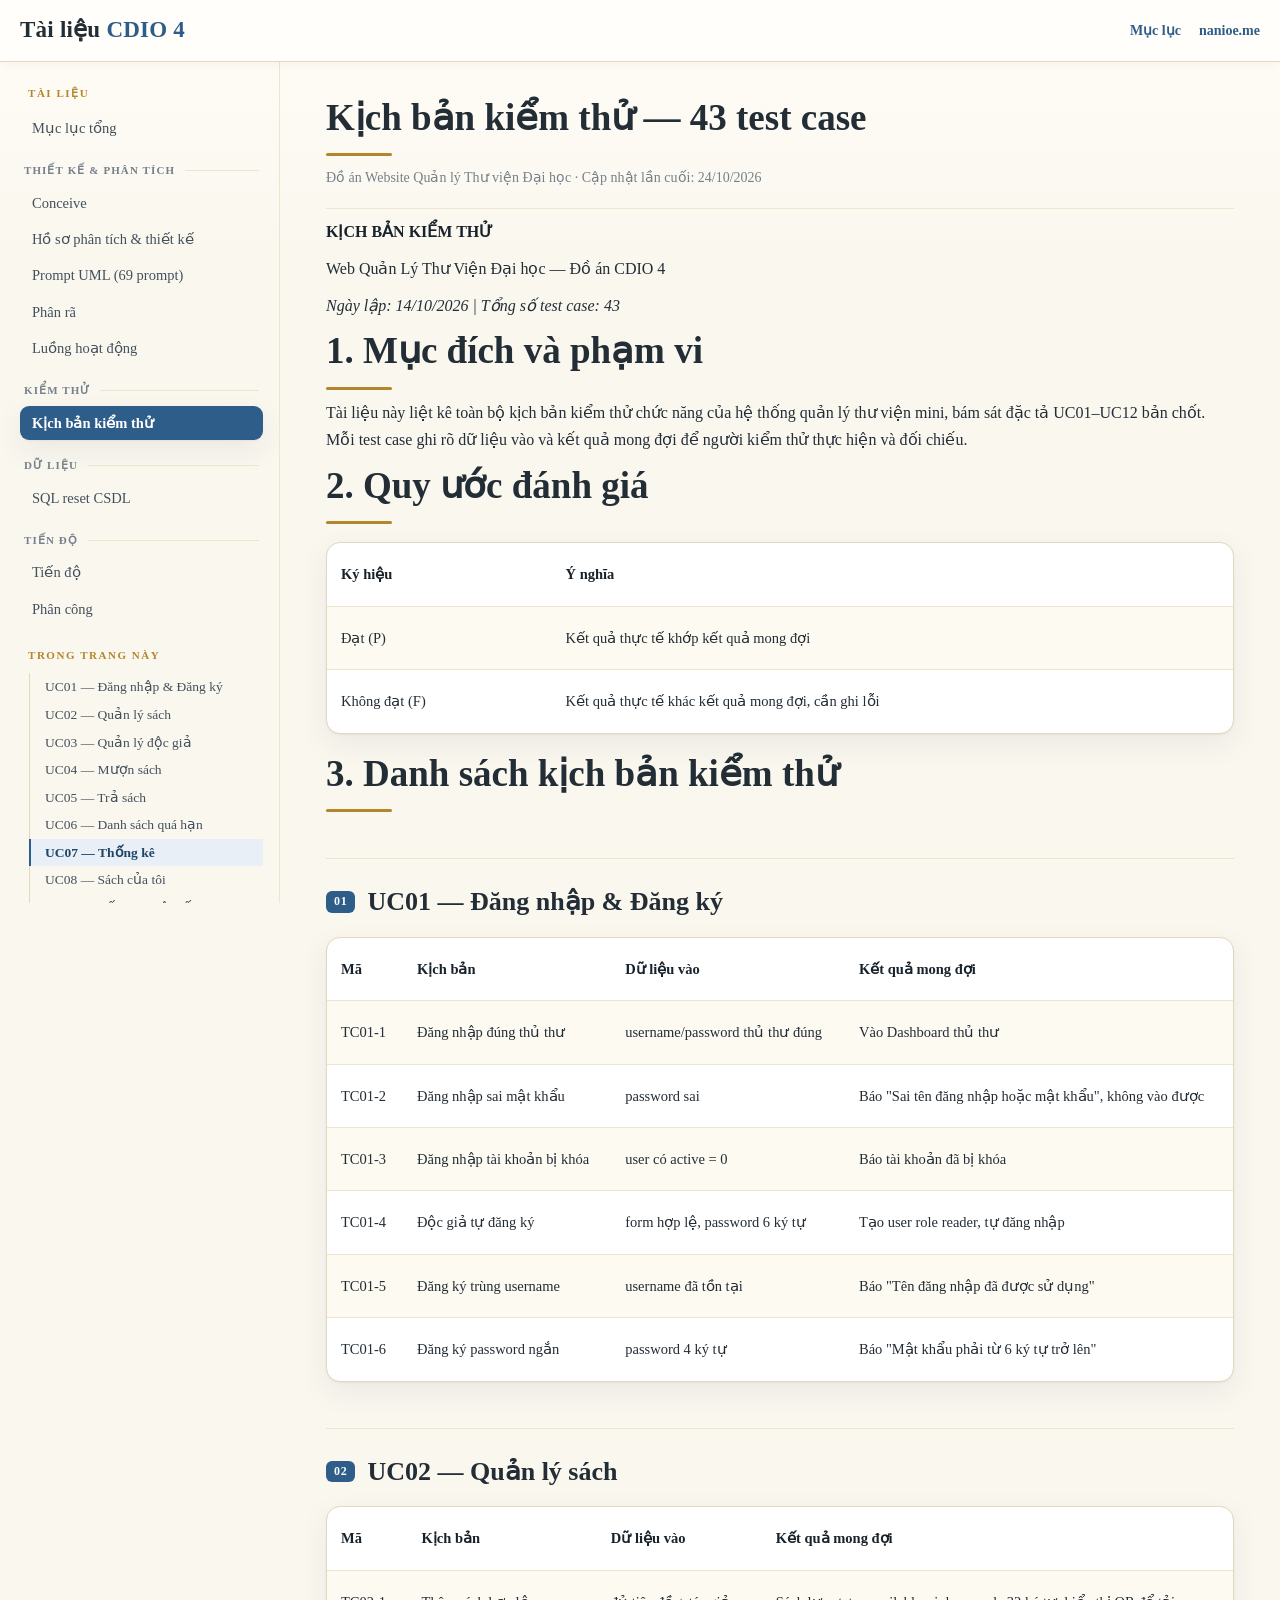
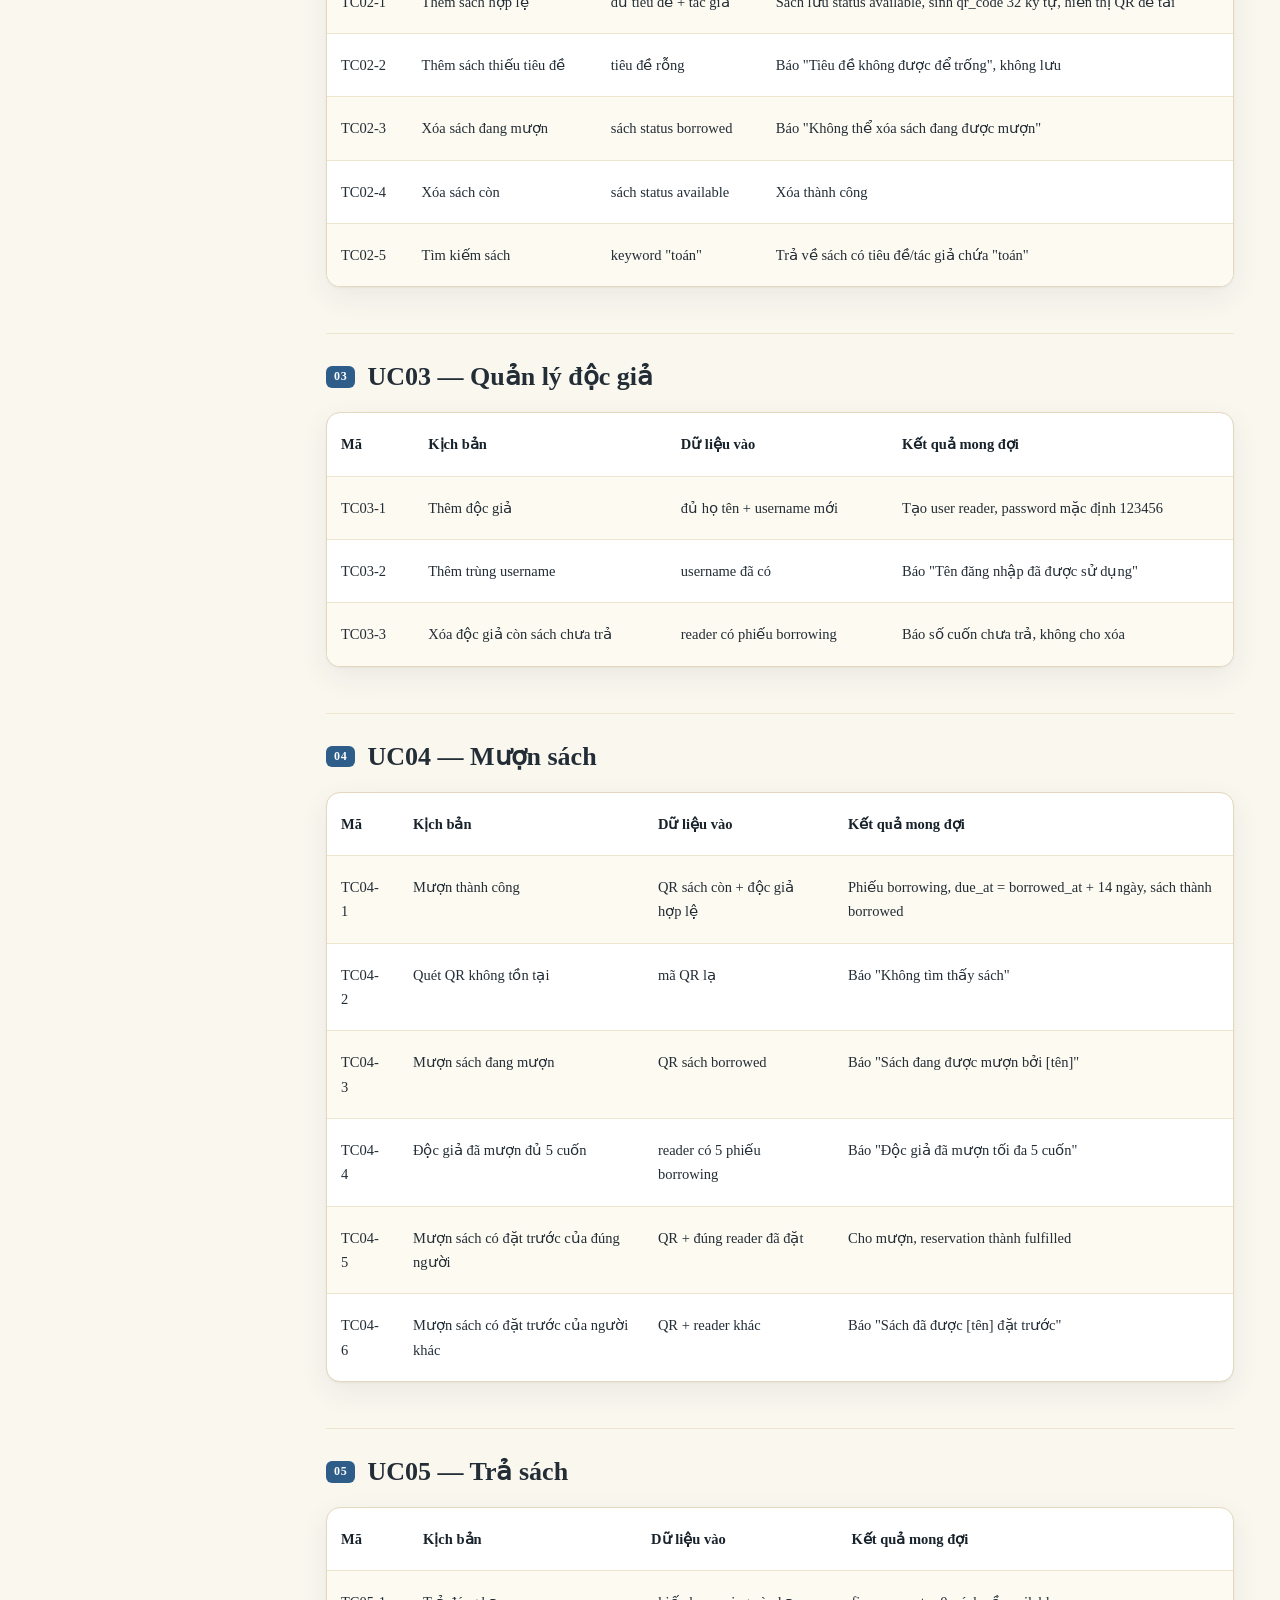
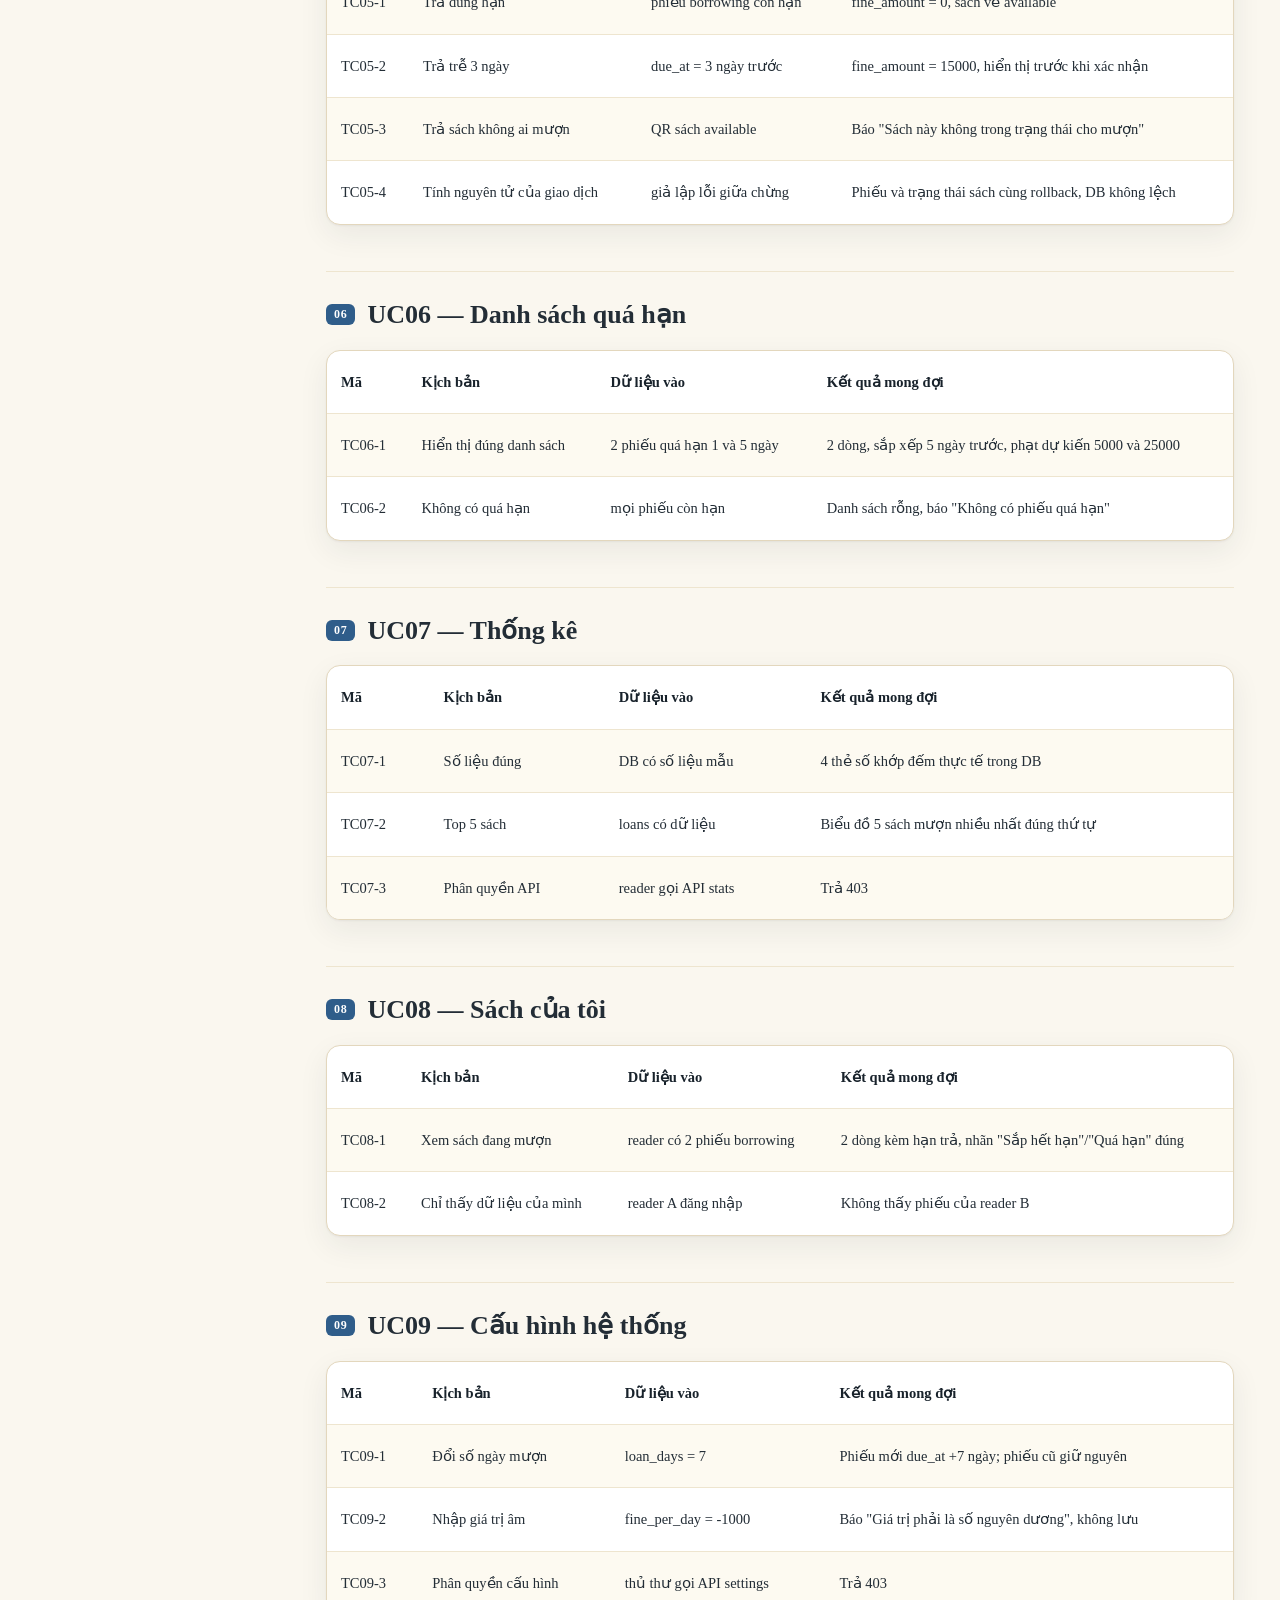
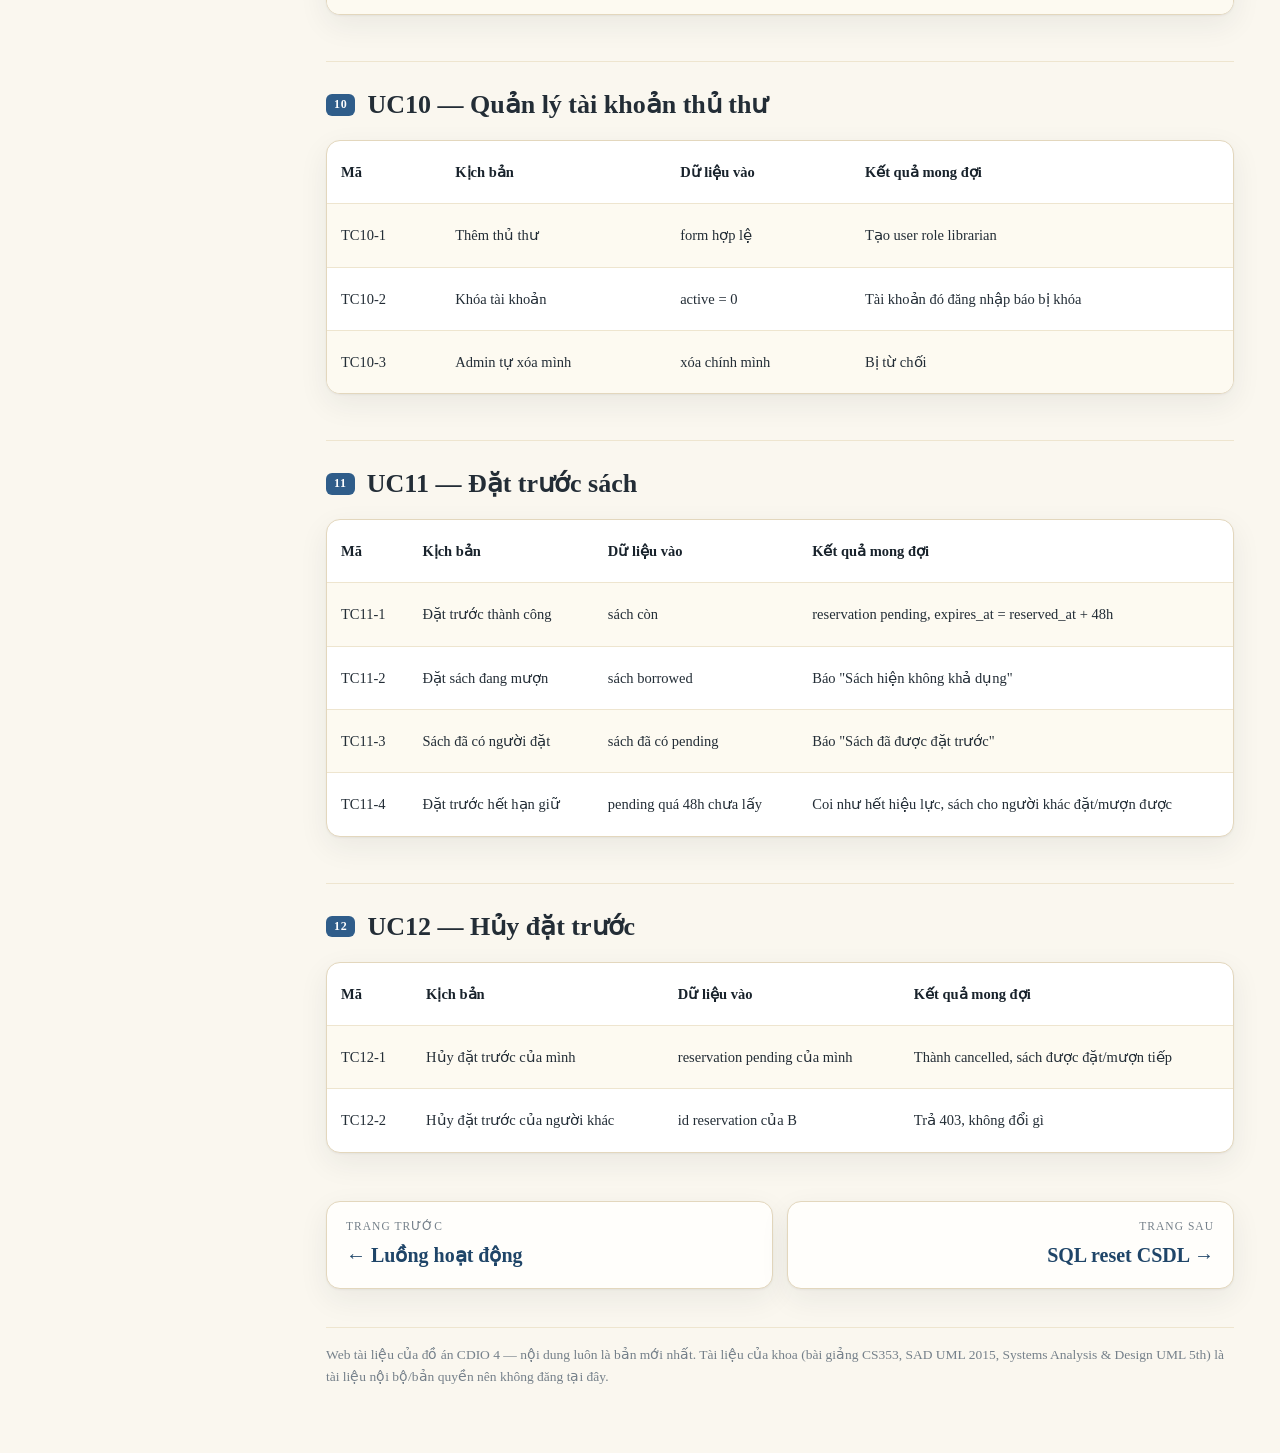
<file: kich-ban-kiem-thu.html>
<!DOCTYPE html>
<html lang="vi">
<head>
<meta charset="UTF-8">
<meta name="viewport" content="width=device-width, initial-scale=1">
<title>Kịch bản kiểm thử — 43 test case — Tài liệu CDIO 4</title>
<meta name="description" content="Tài liệu đồ án CDIO 4 — Website Quản lý Thư viện Đại học: conceive, phân tích thiết kế, prompt UML, kiểm thử, SQL.">
<link rel="icon" href="data:image/svg+xml,<svg xmlns='http://www.w3.org/2000/svg' viewBox='0 0 100 100'><text y='.9em' font-size='90'>B</text></svg>">
<link rel="stylesheet" href="style.css?v=9">
</head>
<body>
<header class="topbar">
  <button class="menu-btn" id="menuBtn" aria-label="Mở mục lục">&#9776;</button>
  <a class="brand" href="index.html">Tài liệu <em>CDIO 4</em></a>
  <span class="top-links"><a href="index.html">Mục lục</a><a href="https://nanioe.me">nanioe.me</a></span>
</header>
<div class="docs-layout">
<aside class="sidebar" id="sidebar">
<div class="side-label">Tài liệu</div>
<nav class="doc-nav">
<a href="index.html">Mục lục tổng</a>
<div class="nav-group">Thiết kế &amp; phân tích</div><a href="conceive.html">Conceive</a><a href="ho-so-thiet-ke.html">Hồ sơ phân tích &amp; thiết kế</a><a href="prompt-uml.html">Prompt UML (69 prompt)</a><a href="phan-ra.html">Phân rã</a><a href="luong-hoat-dong.html">Luồng hoạt động</a><div class="nav-group">Kiểm thử</div><a href="kich-ban-kiem-thu.html" class="active">Kịch bản kiểm thử</a><div class="nav-group">Dữ liệu</div><a href="du-lieu-sql.html">SQL reset CSDL</a><div class="nav-group">Tiến độ</div><a href="tien-do.html">Tiến độ</a><a href="phan-cong.html">Phân công</a>
</nav>
<div class="side-label">Trong trang này</div>
<nav class="toc">
<a href="#uc01-dang-nhap-dang-ky">UC01 — Đăng nhập &amp; Đăng ký</a>
<a href="#uc02-quan-ly-sach">UC02 — Quản lý sách</a>
<a href="#uc03-quan-ly-doc-gia">UC03 — Quản lý độc giả</a>
<a href="#uc04-muon-sach">UC04 — Mượn sách</a>
<a href="#uc05-tra-sach">UC05 — Trả sách</a>
<a href="#uc06-danh-sach-qua-han">UC06 — Danh sách quá hạn</a>
<a href="#uc07-thong-ke">UC07 — Thống kê</a>
<a href="#uc08-sach-cua-toi">UC08 — Sách của tôi</a>
<a href="#uc09-cau-hinh-he-thong">UC09 — Cấu hình hệ thống</a>
<a href="#uc10-quan-ly-tai-khoan-thu-thu">UC10 — Quản lý tài khoản thủ thư</a>
<a href="#uc11-dat-truoc-sach">UC11 — Đặt trước sách</a>
<a href="#uc12-huy-dat-truoc">UC12 — Hủy đặt trước</a>
</nav>
</aside>
<div class="backdrop" id="backdrop"></div>
<main class="content">
<h1>Kịch bản kiểm thử — 43 test case</h1>
<p class="meta">Đồ án Website Quản lý Thư viện Đại học &middot; Cập nhật lần cuối: 24/10/2026</p>
<p><strong>KỊCH BẢN KIỂM THỬ</strong></p><p>Web Quản Lý Thư Viện Đại học — Đồ án CDIO 4</p><p><em>Ngày lập: 14/10/2026    |    Tổng số test case: 43</em></p><h1>1. Mục đích và phạm vi</h1><p>Tài liệu này liệt kê toàn bộ kịch bản kiểm thử chức năng của hệ thống quản lý thư viện mini, bám sát đặc tả UC01–UC12 bản chốt. Mỗi test case ghi rõ dữ liệu vào và kết quả mong đợi để người kiểm thử thực hiện và đối chiếu.</p><h1>2. Quy ước đánh giá</h1><div class="table-wrap"><table><tr><td><p><strong>Ký hiệu</strong></p></td><td><p><strong>Ý nghĩa</strong></p></td></tr><tr><td><p>Đạt (P)</p></td><td><p>Kết quả thực tế khớp kết quả mong đợi</p></td></tr><tr><td><p>Không đạt (F)</p></td><td><p>Kết quả thực tế khác kết quả mong đợi, cần ghi lỗi</p></td></tr></table></div><h1>3. Danh sách kịch bản kiểm thử</h1><h2 id="uc01-dang-nhap-dang-ky">UC01 — Đăng nhập &amp; Đăng ký</h2><div class="table-wrap"><table><tr><td><p><strong>Mã</strong></p></td><td><p><strong>Kịch bản</strong></p></td><td><p><strong>Dữ liệu vào</strong></p></td><td><p><strong>Kết quả mong đợi</strong></p></td></tr><tr><td><p>TC01-1</p></td><td><p>Đăng nhập đúng thủ thư</p></td><td><p>username/password thủ thư đúng</p></td><td><p>Vào Dashboard thủ thư</p></td></tr><tr><td><p>TC01-2</p></td><td><p>Đăng nhập sai mật khẩu</p></td><td><p>password sai</p></td><td><p>Báo &quot;Sai tên đăng nhập hoặc mật khẩu&quot;, không vào được</p></td></tr><tr><td><p>TC01-3</p></td><td><p>Đăng nhập tài khoản bị khóa</p></td><td><p>user có active = 0</p></td><td><p>Báo tài khoản đã bị khóa</p></td></tr><tr><td><p>TC01-4</p></td><td><p>Độc giả tự đăng ký</p></td><td><p>form hợp lệ, password 6 ký tự</p></td><td><p>Tạo user role reader, tự đăng nhập</p></td></tr><tr><td><p>TC01-5</p></td><td><p>Đăng ký trùng username</p></td><td><p>username đã tồn tại</p></td><td><p>Báo &quot;Tên đăng nhập đã được sử dụng&quot;</p></td></tr><tr><td><p>TC01-6</p></td><td><p>Đăng ký password ngắn</p></td><td><p>password 4 ký tự</p></td><td><p>Báo &quot;Mật khẩu phải từ 6 ký tự trở lên&quot;</p></td></tr></table></div><h2 id="uc02-quan-ly-sach">UC02 — Quản lý sách</h2><div class="table-wrap"><table><tr><td><p><strong>Mã</strong></p></td><td><p><strong>Kịch bản</strong></p></td><td><p><strong>Dữ liệu vào</strong></p></td><td><p><strong>Kết quả mong đợi</strong></p></td></tr><tr><td><p>TC02-1</p></td><td><p>Thêm sách hợp lệ</p></td><td><p>đủ tiêu đề + tác giả</p></td><td><p>Sách lưu status available, sinh qr_code 32 ký tự, hiển thị QR để tải</p></td></tr><tr><td><p>TC02-2</p></td><td><p>Thêm sách thiếu tiêu đề</p></td><td><p>tiêu đề rỗng</p></td><td><p>Báo &quot;Tiêu đề không được để trống&quot;, không lưu</p></td></tr><tr><td><p>TC02-3</p></td><td><p>Xóa sách đang mượn</p></td><td><p>sách status borrowed</p></td><td><p>Báo &quot;Không thể xóa sách đang được mượn&quot;</p></td></tr><tr><td><p>TC02-4</p></td><td><p>Xóa sách còn</p></td><td><p>sách status available</p></td><td><p>Xóa thành công</p></td></tr><tr><td><p>TC02-5</p></td><td><p>Tìm kiếm sách</p></td><td><p>keyword &quot;toán&quot;</p></td><td><p>Trả về sách có tiêu đề/tác giả chứa &quot;toán&quot;</p></td></tr></table></div><h2 id="uc03-quan-ly-doc-gia">UC03 — Quản lý độc giả</h2><div class="table-wrap"><table><tr><td><p><strong>Mã</strong></p></td><td><p><strong>Kịch bản</strong></p></td><td><p><strong>Dữ liệu vào</strong></p></td><td><p><strong>Kết quả mong đợi</strong></p></td></tr><tr><td><p>TC03-1</p></td><td><p>Thêm độc giả</p></td><td><p>đủ họ tên + username mới</p></td><td><p>Tạo user reader, password mặc định 123456</p></td></tr><tr><td><p>TC03-2</p></td><td><p>Thêm trùng username</p></td><td><p>username đã có</p></td><td><p>Báo &quot;Tên đăng nhập đã được sử dụng&quot;</p></td></tr><tr><td><p>TC03-3</p></td><td><p>Xóa độc giả còn sách chưa trả</p></td><td><p>reader có phiếu borrowing</p></td><td><p>Báo số cuốn chưa trả, không cho xóa</p></td></tr></table></div><h2 id="uc04-muon-sach">UC04 — Mượn sách</h2><div class="table-wrap"><table><tr><td><p><strong>Mã</strong></p></td><td><p><strong>Kịch bản</strong></p></td><td><p><strong>Dữ liệu vào</strong></p></td><td><p><strong>Kết quả mong đợi</strong></p></td></tr><tr><td><p>TC04-1</p></td><td><p>Mượn thành công</p></td><td><p>QR sách còn + độc giả hợp lệ</p></td><td><p>Phiếu borrowing, due_at = borrowed_at + 14 ngày, sách thành borrowed</p></td></tr><tr><td><p>TC04-2</p></td><td><p>Quét QR không tồn tại</p></td><td><p>mã QR lạ</p></td><td><p>Báo &quot;Không tìm thấy sách&quot;</p></td></tr><tr><td><p>TC04-3</p></td><td><p>Mượn sách đang mượn</p></td><td><p>QR sách borrowed</p></td><td><p>Báo &quot;Sách đang được mượn bởi [tên]&quot;</p></td></tr><tr><td><p>TC04-4</p></td><td><p>Độc giả đã mượn đủ 5 cuốn</p></td><td><p>reader có 5 phiếu borrowing</p></td><td><p>Báo &quot;Độc giả đã mượn tối đa 5 cuốn&quot;</p></td></tr><tr><td><p>TC04-5</p></td><td><p>Mượn sách có đặt trước của đúng người</p></td><td><p>QR + đúng reader đã đặt</p></td><td><p>Cho mượn, reservation thành fulfilled</p></td></tr><tr><td><p>TC04-6</p></td><td><p>Mượn sách có đặt trước của người khác</p></td><td><p>QR + reader khác</p></td><td><p>Báo &quot;Sách đã được [tên] đặt trước&quot;</p></td></tr></table></div><h2 id="uc05-tra-sach">UC05 — Trả sách</h2><div class="table-wrap"><table><tr><td><p><strong>Mã</strong></p></td><td><p><strong>Kịch bản</strong></p></td><td><p><strong>Dữ liệu vào</strong></p></td><td><p><strong>Kết quả mong đợi</strong></p></td></tr><tr><td><p>TC05-1</p></td><td><p>Trả đúng hạn</p></td><td><p>phiếu borrowing còn hạn</p></td><td><p>fine_amount = 0, sách về available</p></td></tr><tr><td><p>TC05-2</p></td><td><p>Trả trễ 3 ngày</p></td><td><p>due_at = 3 ngày trước</p></td><td><p>fine_amount = 15000, hiển thị trước khi xác nhận</p></td></tr><tr><td><p>TC05-3</p></td><td><p>Trả sách không ai mượn</p></td><td><p>QR sách available</p></td><td><p>Báo &quot;Sách này không trong trạng thái cho mượn&quot;</p></td></tr><tr><td><p>TC05-4</p></td><td><p>Tính nguyên tử của giao dịch</p></td><td><p>giả lập lỗi giữa chừng</p></td><td><p>Phiếu và trạng thái sách cùng rollback, DB không lệch</p></td></tr></table></div><h2 id="uc06-danh-sach-qua-han">UC06 — Danh sách quá hạn</h2><div class="table-wrap"><table><tr><td><p><strong>Mã</strong></p></td><td><p><strong>Kịch bản</strong></p></td><td><p><strong>Dữ liệu vào</strong></p></td><td><p><strong>Kết quả mong đợi</strong></p></td></tr><tr><td><p>TC06-1</p></td><td><p>Hiển thị đúng danh sách</p></td><td><p>2 phiếu quá hạn 1 và 5 ngày</p></td><td><p>2 dòng, sắp xếp 5 ngày trước, phạt dự kiến 5000 và 25000</p></td></tr><tr><td><p>TC06-2</p></td><td><p>Không có quá hạn</p></td><td><p>mọi phiếu còn hạn</p></td><td><p>Danh sách rỗng, báo &quot;Không có phiếu quá hạn&quot;</p></td></tr></table></div><h2 id="uc07-thong-ke">UC07 — Thống kê</h2><div class="table-wrap"><table><tr><td><p><strong>Mã</strong></p></td><td><p><strong>Kịch bản</strong></p></td><td><p><strong>Dữ liệu vào</strong></p></td><td><p><strong>Kết quả mong đợi</strong></p></td></tr><tr><td><p>TC07-1</p></td><td><p>Số liệu đúng</p></td><td><p>DB có số liệu mẫu</p></td><td><p>4 thẻ số khớp đếm thực tế trong DB</p></td></tr><tr><td><p>TC07-2</p></td><td><p>Top 5 sách</p></td><td><p>loans có dữ liệu</p></td><td><p>Biểu đồ 5 sách mượn nhiều nhất đúng thứ tự</p></td></tr><tr><td><p>TC07-3</p></td><td><p>Phân quyền API</p></td><td><p>reader gọi API stats</p></td><td><p>Trả 403</p></td></tr></table></div><h2 id="uc08-sach-cua-toi">UC08 — Sách của tôi</h2><div class="table-wrap"><table><tr><td><p><strong>Mã</strong></p></td><td><p><strong>Kịch bản</strong></p></td><td><p><strong>Dữ liệu vào</strong></p></td><td><p><strong>Kết quả mong đợi</strong></p></td></tr><tr><td><p>TC08-1</p></td><td><p>Xem sách đang mượn</p></td><td><p>reader có 2 phiếu borrowing</p></td><td><p>2 dòng kèm hạn trả, nhãn &quot;Sắp hết hạn&quot;/&quot;Quá hạn&quot; đúng</p></td></tr><tr><td><p>TC08-2</p></td><td><p>Chỉ thấy dữ liệu của mình</p></td><td><p>reader A đăng nhập</p></td><td><p>Không thấy phiếu của reader B</p></td></tr></table></div><h2 id="uc09-cau-hinh-he-thong">UC09 — Cấu hình hệ thống</h2><div class="table-wrap"><table><tr><td><p><strong>Mã</strong></p></td><td><p><strong>Kịch bản</strong></p></td><td><p><strong>Dữ liệu vào</strong></p></td><td><p><strong>Kết quả mong đợi</strong></p></td></tr><tr><td><p>TC09-1</p></td><td><p>Đổi số ngày mượn</p></td><td><p>loan_days = 7</p></td><td><p>Phiếu mới due_at +7 ngày; phiếu cũ giữ nguyên</p></td></tr><tr><td><p>TC09-2</p></td><td><p>Nhập giá trị âm</p></td><td><p>fine_per_day = -1000</p></td><td><p>Báo &quot;Giá trị phải là số nguyên dương&quot;, không lưu</p></td></tr><tr><td><p>TC09-3</p></td><td><p>Phân quyền cấu hình</p></td><td><p>thủ thư gọi API settings</p></td><td><p>Trả 403</p></td></tr></table></div><h2 id="uc10-quan-ly-tai-khoan-thu-thu">UC10 — Quản lý tài khoản thủ thư</h2><div class="table-wrap"><table><tr><td><p><strong>Mã</strong></p></td><td><p><strong>Kịch bản</strong></p></td><td><p><strong>Dữ liệu vào</strong></p></td><td><p><strong>Kết quả mong đợi</strong></p></td></tr><tr><td><p>TC10-1</p></td><td><p>Thêm thủ thư</p></td><td><p>form hợp lệ</p></td><td><p>Tạo user role librarian</p></td></tr><tr><td><p>TC10-2</p></td><td><p>Khóa tài khoản</p></td><td><p>active = 0</p></td><td><p>Tài khoản đó đăng nhập báo bị khóa</p></td></tr><tr><td><p>TC10-3</p></td><td><p>Admin tự xóa mình</p></td><td><p>xóa chính mình</p></td><td><p>Bị từ chối</p></td></tr></table></div><h2 id="uc11-dat-truoc-sach">UC11 — Đặt trước sách</h2><div class="table-wrap"><table><tr><td><p><strong>Mã</strong></p></td><td><p><strong>Kịch bản</strong></p></td><td><p><strong>Dữ liệu vào</strong></p></td><td><p><strong>Kết quả mong đợi</strong></p></td></tr><tr><td><p>TC11-1</p></td><td><p>Đặt trước thành công</p></td><td><p>sách còn</p></td><td><p>reservation pending, expires_at = reserved_at + 48h</p></td></tr><tr><td><p>TC11-2</p></td><td><p>Đặt sách đang mượn</p></td><td><p>sách borrowed</p></td><td><p>Báo &quot;Sách hiện không khả dụng&quot;</p></td></tr><tr><td><p>TC11-3</p></td><td><p>Sách đã có người đặt</p></td><td><p>sách đã có pending</p></td><td><p>Báo &quot;Sách đã được đặt trước&quot;</p></td></tr><tr><td><p>TC11-4</p></td><td><p>Đặt trước hết hạn giữ</p></td><td><p>pending quá 48h chưa lấy</p></td><td><p>Coi như hết hiệu lực, sách cho người khác đặt/mượn được</p></td></tr></table></div><h2 id="uc12-huy-dat-truoc">UC12 — Hủy đặt trước</h2><div class="table-wrap"><table><tr><td><p><strong>Mã</strong></p></td><td><p><strong>Kịch bản</strong></p></td><td><p><strong>Dữ liệu vào</strong></p></td><td><p><strong>Kết quả mong đợi</strong></p></td></tr><tr><td><p>TC12-1</p></td><td><p>Hủy đặt trước của mình</p></td><td><p>reservation pending của mình</p></td><td><p>Thành cancelled, sách được đặt/mượn tiếp</p></td></tr><tr><td><p>TC12-2</p></td><td><p>Hủy đặt trước của người khác</p></td><td><p>id reservation của B</p></td><td><p>Trả 403, không đổi gì</p></td></tr></table></div>
<div class="prevnext">
<a class="pn prev" href="luong-hoat-dong.html"><span>Trang trước</span><strong>Luồng hoạt động</strong></a>
<a class="pn next" href="du-lieu-sql.html"><span>Trang sau</span><strong>SQL reset CSDL</strong></a>
</div>
<footer>Web tài liệu của đồ án CDIO 4 — nội dung luôn là bản mới nhất. Tài liệu của khoa (bài giảng CS353, SAD UML 2015, Systems Analysis &amp; Design UML 5th) là tài liệu nội bộ/bản quyền nên không đăng tại đây.</footer>
</main>
</div>
<button class="to-top" id="toTop" aria-label="Về đầu trang">&#8593;</button>
<script src="docs.js?v=9"></script>
</body>
</html>
</file>
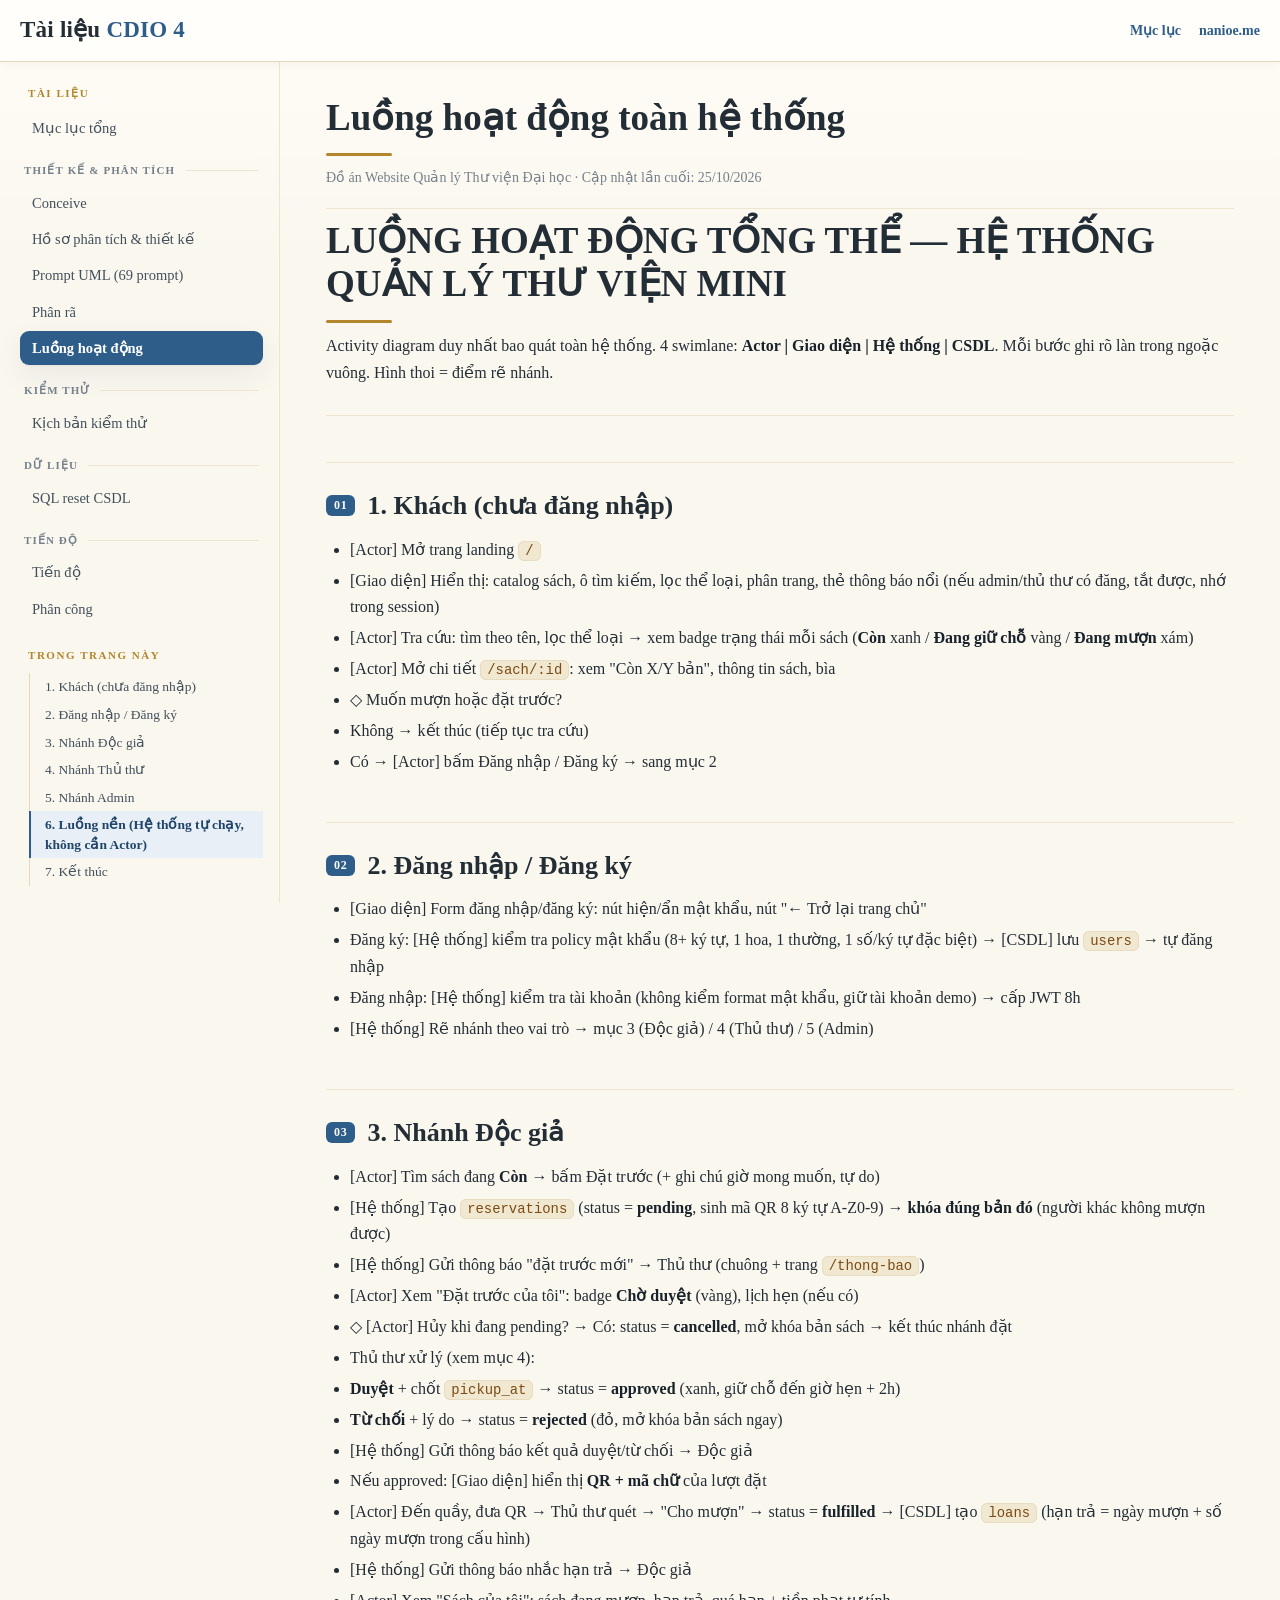
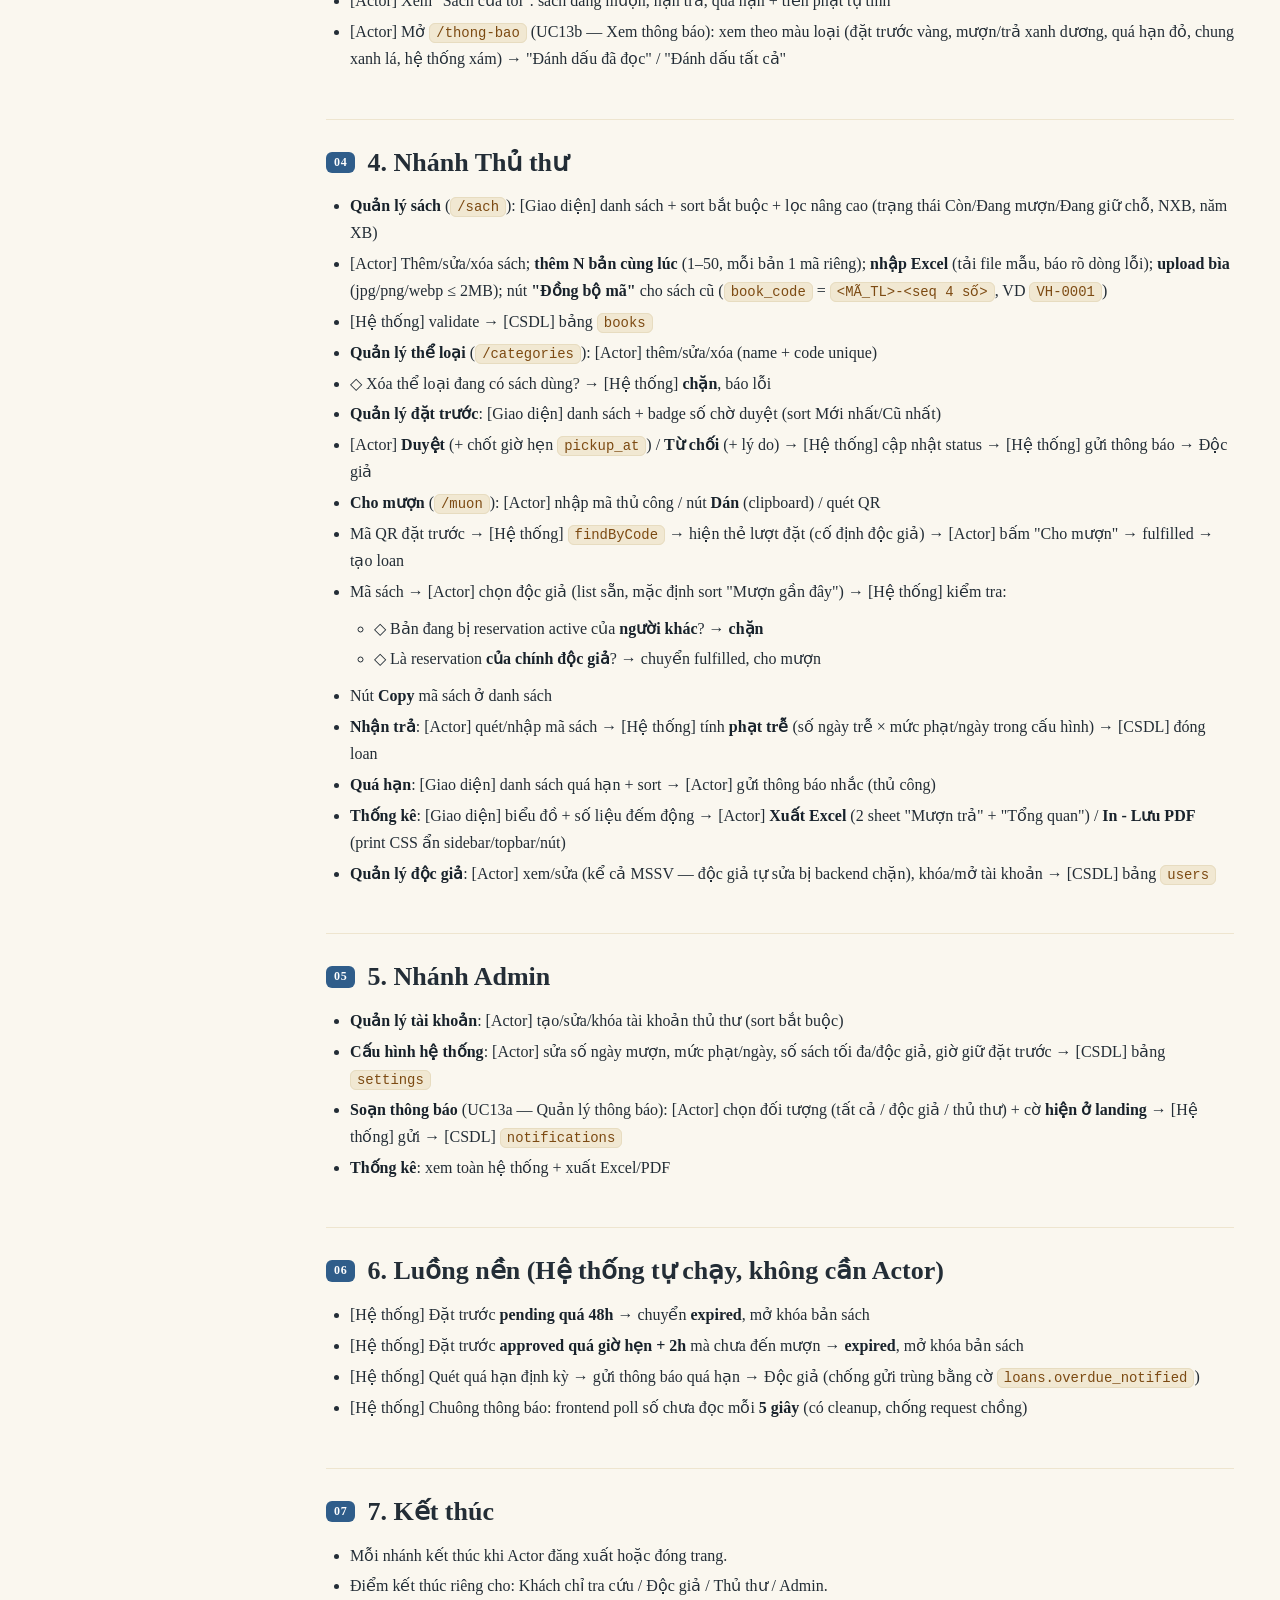
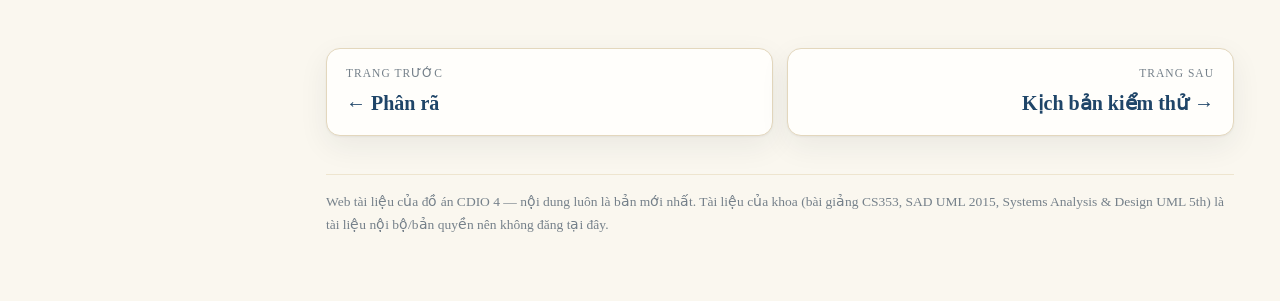
<file: luong-hoat-dong.html>
<!DOCTYPE html>
<html lang="vi">
<head>
<meta charset="UTF-8">
<meta name="viewport" content="width=device-width, initial-scale=1">
<title>Luồng hoạt động toàn hệ thống — Tài liệu CDIO 4</title>
<meta name="description" content="Tài liệu đồ án CDIO 4 — Website Quản lý Thư viện Đại học: conceive, phân tích thiết kế, prompt UML, kiểm thử, SQL.">
<link rel="icon" href="data:image/svg+xml,<svg xmlns='http://www.w3.org/2000/svg' viewBox='0 0 100 100'><text y='.9em' font-size='90'>B</text></svg>">
<link rel="stylesheet" href="style.css?v=9">
</head>
<body>
<header class="topbar">
  <button class="menu-btn" id="menuBtn" aria-label="Mở mục lục">&#9776;</button>
  <a class="brand" href="index.html">Tài liệu <em>CDIO 4</em></a>
  <span class="top-links"><a href="index.html">Mục lục</a><a href="https://nanioe.me">nanioe.me</a></span>
</header>
<div class="docs-layout">
<aside class="sidebar" id="sidebar">
<div class="side-label">Tài liệu</div>
<nav class="doc-nav">
<a href="index.html">Mục lục tổng</a>
<div class="nav-group">Thiết kế &amp; phân tích</div><a href="conceive.html">Conceive</a><a href="ho-so-thiet-ke.html">Hồ sơ phân tích &amp; thiết kế</a><a href="prompt-uml.html">Prompt UML (69 prompt)</a><a href="phan-ra.html">Phân rã</a><a href="luong-hoat-dong.html" class="active">Luồng hoạt động</a><div class="nav-group">Kiểm thử</div><a href="kich-ban-kiem-thu.html">Kịch bản kiểm thử</a><div class="nav-group">Dữ liệu</div><a href="du-lieu-sql.html">SQL reset CSDL</a><div class="nav-group">Tiến độ</div><a href="tien-do.html">Tiến độ</a><a href="phan-cong.html">Phân công</a>
</nav>
<div class="side-label">Trong trang này</div>
<nav class="toc">
<a href="#1-khach-chua-dang-nhap">1. Khách (chưa đăng nhập)</a>
<a href="#2-dang-nhap-dang-ky">2. Đăng nhập / Đăng ký</a>
<a href="#3-nhanh-doc-gia">3. Nhánh Độc giả</a>
<a href="#4-nhanh-thu-thu">4. Nhánh Thủ thư</a>
<a href="#5-nhanh-admin">5. Nhánh Admin</a>
<a href="#6-luong-nen-he-thong-tu-chay-khong-can-actor">6. Luồng nền (Hệ thống tự chạy, không cần Actor)</a>
<a href="#7-ket-thuc">7. Kết thúc</a>
</nav>
</aside>
<div class="backdrop" id="backdrop"></div>
<main class="content">
<h1>Luồng hoạt động toàn hệ thống</h1>
<p class="meta">Đồ án Website Quản lý Thư viện Đại học &middot; Cập nhật lần cuối: 25/10/2026</p>
<h1>LUỒNG HOẠT ĐỘNG TỔNG THỂ — HỆ THỐNG QUẢN LÝ THƯ VIỆN MINI</h1>
<p>Activity diagram duy nhất bao quát toàn hệ thống.
4 swimlane: <strong>Actor | Giao diện | Hệ thống | CSDL</strong>.
Mỗi bước ghi rõ làn trong ngoặc vuông. Hình thoi = điểm rẽ nhánh.</p>
<hr />
<h2 id="1-khach-chua-dang-nhap">1. Khách (chưa đăng nhập)</h2>
<ul>
<li>[Actor] Mở trang landing <code>/</code></li>
<li>[Giao diện] Hiển thị: catalog sách, ô tìm kiếm, lọc thể loại, phân trang, thẻ thông báo nổi (nếu admin/thủ thư có đăng, tắt được, nhớ trong session)</li>
<li>[Actor] Tra cứu: tìm theo tên, lọc thể loại → xem badge trạng thái mỗi sách (<strong>Còn</strong> xanh / <strong>Đang giữ chỗ</strong> vàng / <strong>Đang mượn</strong> xám)</li>
<li>[Actor] Mở chi tiết <code>/sach/:id</code>: xem "Còn X/Y bản", thông tin sách, bìa</li>
<li>◇ Muốn mượn hoặc đặt trước?</li>
<li>Không → kết thúc (tiếp tục tra cứu)</li>
<li>Có → [Actor] bấm Đăng nhập / Đăng ký → sang mục 2</li>
</ul>
<h2 id="2-dang-nhap-dang-ky">2. Đăng nhập / Đăng ký</h2>
<ul>
<li>[Giao diện] Form đăng nhập/đăng ký: nút hiện/ẩn mật khẩu, nút "← Trở lại trang chủ"</li>
<li>Đăng ký: [Hệ thống] kiểm tra policy mật khẩu (8+ ký tự, 1 hoa, 1 thường, 1 số/ký tự đặc biệt) → [CSDL] lưu <code>users</code> → tự đăng nhập</li>
<li>Đăng nhập: [Hệ thống] kiểm tra tài khoản (không kiểm format mật khẩu, giữ tài khoản demo) → cấp JWT 8h</li>
<li>[Hệ thống] Rẽ nhánh theo vai trò → mục 3 (Độc giả) / 4 (Thủ thư) / 5 (Admin)</li>
</ul>
<h2 id="3-nhanh-doc-gia">3. Nhánh Độc giả</h2>
<ul>
<li>[Actor] Tìm sách đang <strong>Còn</strong> → bấm Đặt trước (+ ghi chú giờ mong muốn, tự do)</li>
<li>[Hệ thống] Tạo <code>reservations</code> (status = <strong>pending</strong>, sinh mã QR 8 ký tự A-Z0-9) → <strong>khóa đúng bản đó</strong> (người khác không mượn được)</li>
<li>[Hệ thống] Gửi thông báo "đặt trước mới" → Thủ thư (chuông + trang <code>/thong-bao</code>)</li>
<li>[Actor] Xem "Đặt trước của tôi": badge <strong>Chờ duyệt</strong> (vàng), lịch hẹn (nếu có)</li>
<li>◇ [Actor] Hủy khi đang pending? → Có: status = <strong>cancelled</strong>, mở khóa bản sách → kết thúc nhánh đặt</li>
<li>Thủ thư xử lý (xem mục 4):</li>
<li><strong>Duyệt</strong> + chốt <code>pickup_at</code> → status = <strong>approved</strong> (xanh, giữ chỗ đến giờ hẹn + 2h)</li>
<li><strong>Từ chối</strong> + lý do → status = <strong>rejected</strong> (đỏ, mở khóa bản sách ngay)</li>
<li>[Hệ thống] Gửi thông báo kết quả duyệt/từ chối → Độc giả</li>
<li>Nếu approved: [Giao diện] hiển thị <strong>QR + mã chữ</strong> của lượt đặt</li>
<li>[Actor] Đến quầy, đưa QR → Thủ thư quét → "Cho mượn" → status = <strong>fulfilled</strong> → [CSDL] tạo <code>loans</code> (hạn trả = ngày mượn + số ngày mượn trong cấu hình)</li>
<li>[Hệ thống] Gửi thông báo nhắc hạn trả → Độc giả</li>
<li>[Actor] Xem "Sách của tôi": sách đang mượn, hạn trả, quá hạn + tiền phạt tự tính</li>
<li>[Actor] Mở <code>/thong-bao</code> (UC13b — Xem thông báo): xem theo màu loại (đặt trước vàng, mượn/trả xanh dương, quá hạn đỏ, chung xanh lá, hệ thống xám) → "Đánh dấu đã đọc" / "Đánh dấu tất cả"</li>
</ul>
<h2 id="4-nhanh-thu-thu">4. Nhánh Thủ thư</h2>
<ul>
<li><strong>Quản lý sách</strong> (<code>/sach</code>): [Giao diện] danh sách + sort bắt buộc + lọc nâng cao (trạng thái Còn/Đang mượn/Đang giữ chỗ, NXB, năm XB)</li>
<li>[Actor] Thêm/sửa/xóa sách; <strong>thêm N bản cùng lúc</strong> (1–50, mỗi bản 1 mã riêng); <strong>nhập Excel</strong> (tải file mẫu, báo rõ dòng lỗi); <strong>upload bìa</strong> (jpg/png/webp ≤ 2MB); nút <strong>"Đồng bộ mã"</strong> cho sách cũ (<code>book_code</code> = <code>&lt;MÃ_TL&gt;-&lt;seq 4 số&gt;</code>, VD <code>VH-0001</code>)</li>
<li>[Hệ thống] validate → [CSDL] bảng <code>books</code></li>
<li><strong>Quản lý thể loại</strong> (<code>/categories</code>): [Actor] thêm/sửa/xóa (name + code unique)</li>
<li>◇ Xóa thể loại đang có sách dùng? → [Hệ thống] <strong>chặn</strong>, báo lỗi</li>
<li><strong>Quản lý đặt trước</strong>: [Giao diện] danh sách + badge số chờ duyệt (sort Mới nhất/Cũ nhất)</li>
<li>[Actor] <strong>Duyệt</strong> (+ chốt giờ hẹn <code>pickup_at</code>) / <strong>Từ chối</strong> (+ lý do) → [Hệ thống] cập nhật status → [Hệ thống] gửi thông báo → Độc giả</li>
<li><strong>Cho mượn</strong> (<code>/muon</code>): [Actor] nhập mã thủ công / nút <strong>Dán</strong> (clipboard) / quét QR</li>
<li>Mã QR đặt trước → [Hệ thống] <code>findByCode</code> → hiện thẻ lượt đặt (cố định độc giả) → [Actor] bấm "Cho mượn" → fulfilled → tạo loan</li>
<li>Mã sách → [Actor] chọn độc giả (list sẵn, mặc định sort "Mượn gần đây") → [Hệ thống] kiểm tra:<ul>
<li>◇ Bản đang bị reservation active của <strong>người khác</strong>? → <strong>chặn</strong></li>
<li>◇ Là reservation <strong>của chính độc giả</strong>? → chuyển fulfilled, cho mượn</li>
</ul>
</li>
<li>Nút <strong>Copy</strong> mã sách ở danh sách</li>
<li><strong>Nhận trả</strong>: [Actor] quét/nhập mã sách → [Hệ thống] tính <strong>phạt trễ</strong> (số ngày trễ × mức phạt/ngày trong cấu hình) → [CSDL] đóng loan</li>
<li><strong>Quá hạn</strong>: [Giao diện] danh sách quá hạn + sort → [Actor] gửi thông báo nhắc (thủ công)</li>
<li><strong>Thống kê</strong>: [Giao diện] biểu đồ + số liệu đếm động → [Actor] <strong>Xuất Excel</strong> (2 sheet "Mượn trả" + "Tổng quan") / <strong>In - Lưu PDF</strong> (print CSS ẩn sidebar/topbar/nút)</li>
<li><strong>Quản lý độc giả</strong>: [Actor] xem/sửa (kể cả MSSV — độc giả tự sửa bị backend chặn), khóa/mở tài khoản → [CSDL] bảng <code>users</code></li>
</ul>
<h2 id="5-nhanh-admin">5. Nhánh Admin</h2>
<ul>
<li><strong>Quản lý tài khoản</strong>: [Actor] tạo/sửa/khóa tài khoản thủ thư (sort bắt buộc)</li>
<li><strong>Cấu hình hệ thống</strong>: [Actor] sửa số ngày mượn, mức phạt/ngày, số sách tối đa/độc giả, giờ giữ đặt trước → [CSDL] bảng <code>settings</code></li>
<li><strong>Soạn thông báo</strong> (UC13a — Quản lý thông báo): [Actor] chọn đối tượng (tất cả / độc giả / thủ thư) + cờ <strong>hiện ở landing</strong> → [Hệ thống] gửi → [CSDL] <code>notifications</code></li>
<li><strong>Thống kê</strong>: xem toàn hệ thống + xuất Excel/PDF</li>
</ul>
<h2 id="6-luong-nen-he-thong-tu-chay-khong-can-actor">6. Luồng nền (Hệ thống tự chạy, không cần Actor)</h2>
<ul>
<li>[Hệ thống] Đặt trước <strong>pending quá 48h</strong> → chuyển <strong>expired</strong>, mở khóa bản sách</li>
<li>[Hệ thống] Đặt trước <strong>approved quá giờ hẹn + 2h</strong> mà chưa đến mượn → <strong>expired</strong>, mở khóa bản sách</li>
<li>[Hệ thống] Quét quá hạn định kỳ → gửi thông báo quá hạn → Độc giả (chống gửi trùng bằng cờ <code>loans.overdue_notified</code>)</li>
<li>[Hệ thống] Chuông thông báo: frontend poll số chưa đọc mỗi <strong>5 giây</strong> (có cleanup, chống request chồng)</li>
</ul>
<h2 id="7-ket-thuc">7. Kết thúc</h2>
<ul>
<li>Mỗi nhánh kết thúc khi Actor đăng xuất hoặc đóng trang.</li>
<li>Điểm kết thúc riêng cho: Khách chỉ tra cứu / Độc giả / Thủ thư / Admin.</li>
</ul>
<div class="prevnext">
<a class="pn prev" href="phan-ra.html"><span>Trang trước</span><strong>Phân rã</strong></a>
<a class="pn next" href="kich-ban-kiem-thu.html"><span>Trang sau</span><strong>Kịch bản kiểm thử</strong></a>
</div>
<footer>Web tài liệu của đồ án CDIO 4 — nội dung luôn là bản mới nhất. Tài liệu của khoa (bài giảng CS353, SAD UML 2015, Systems Analysis &amp; Design UML 5th) là tài liệu nội bộ/bản quyền nên không đăng tại đây.</footer>
</main>
</div>
<button class="to-top" id="toTop" aria-label="Về đầu trang">&#8593;</button>
<script src="docs.js?v=9"></script>
</body>
</html>
</file>
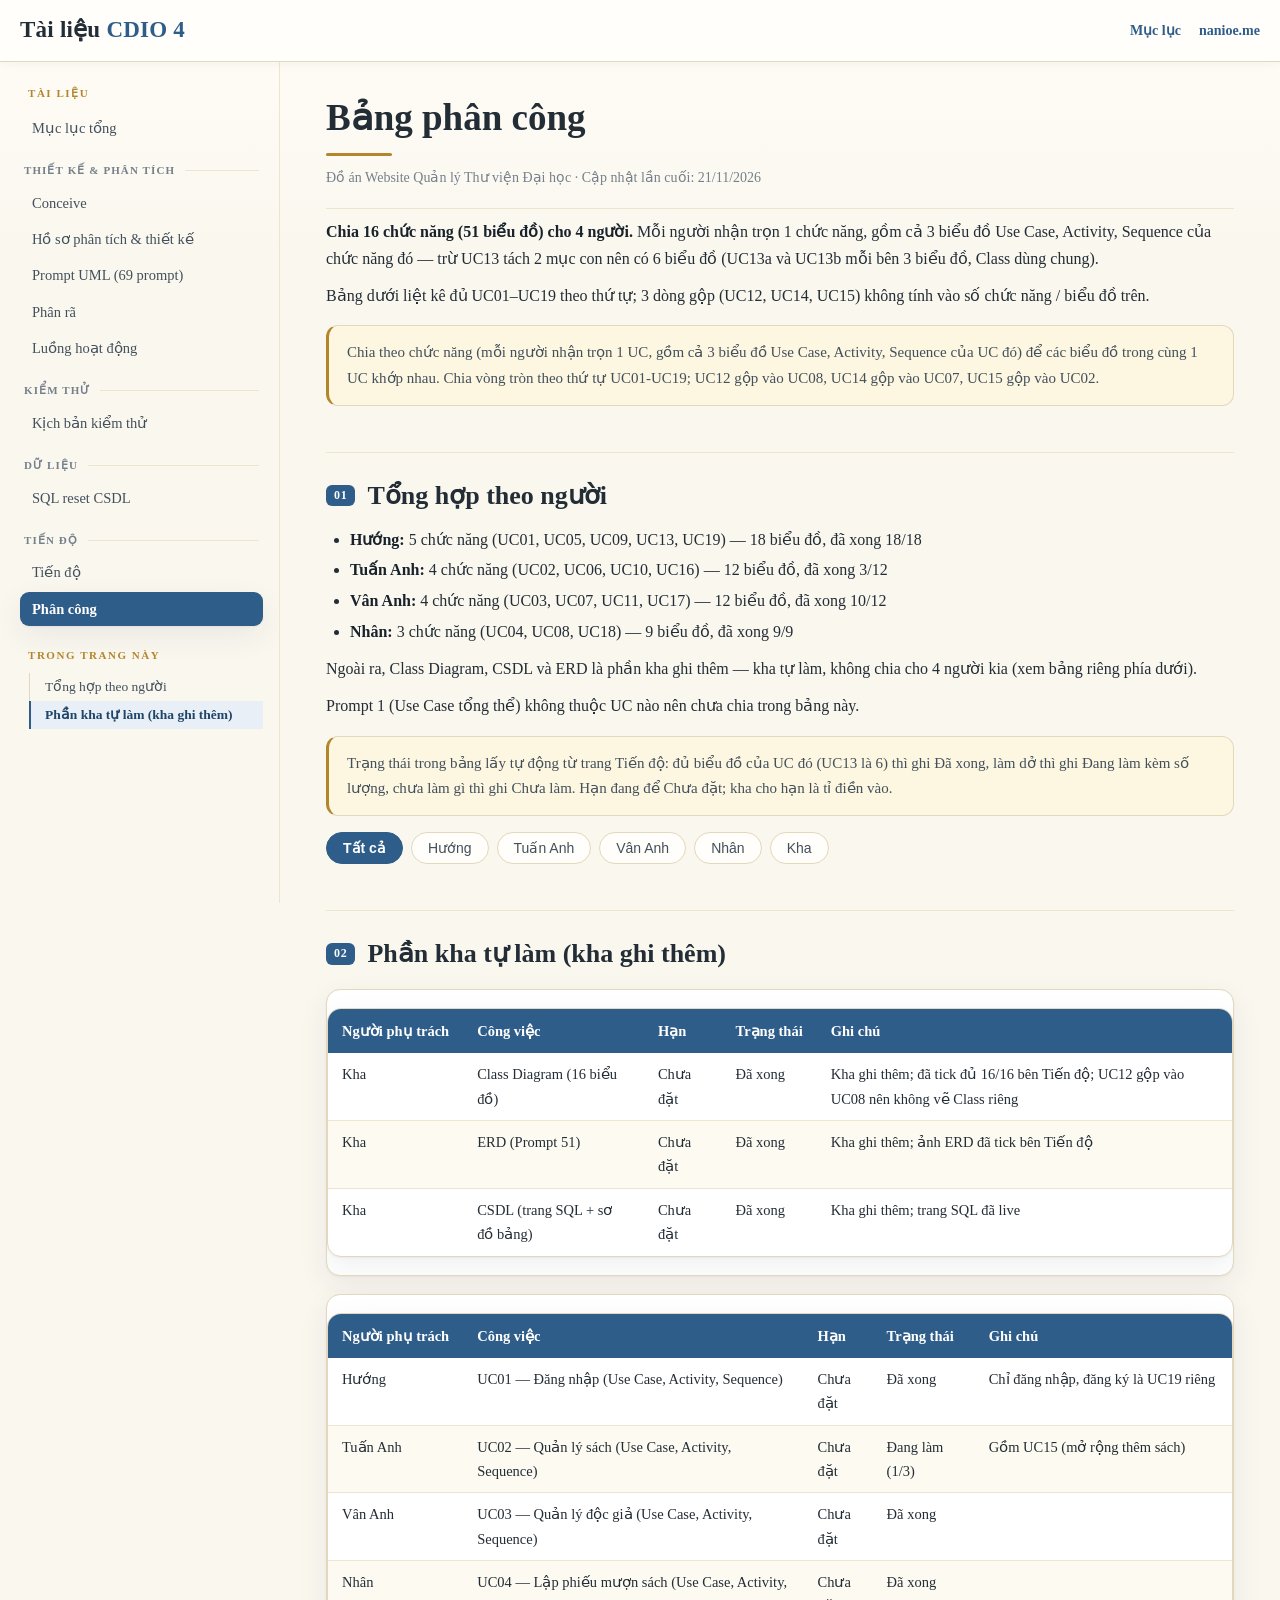
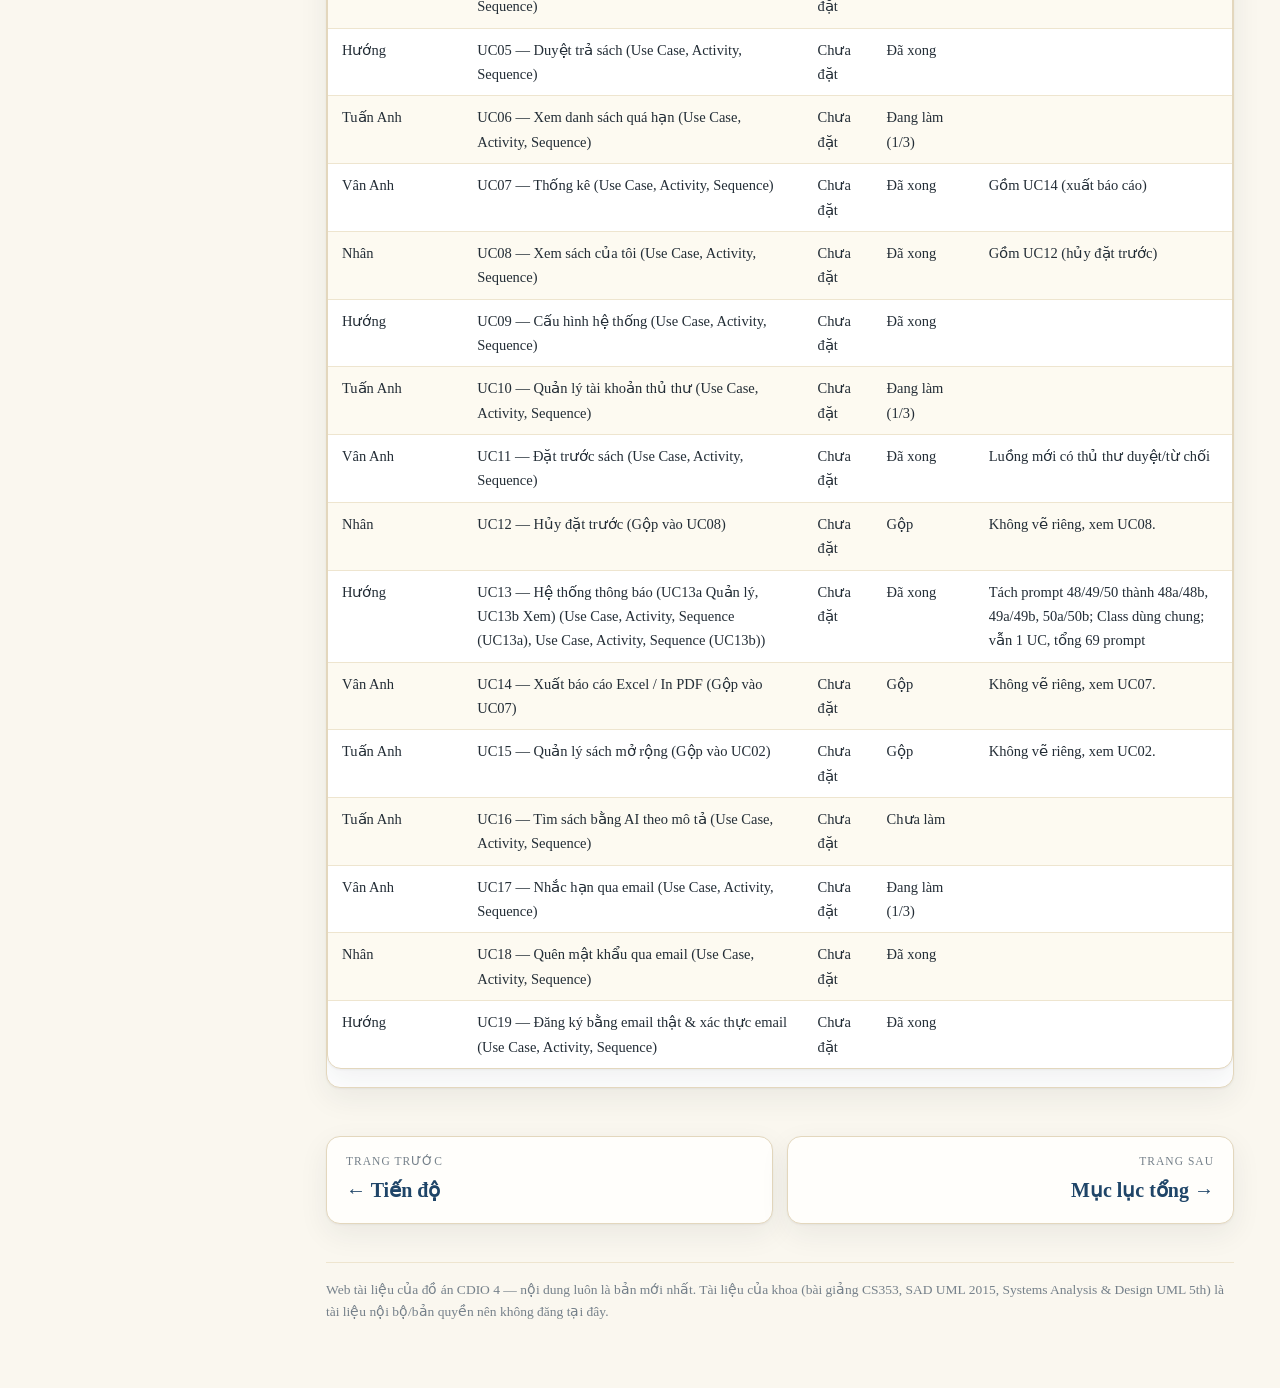
<file: phan-cong.html>
<!DOCTYPE html>
<html lang="vi">
<head>
<meta charset="UTF-8">
<meta name="viewport" content="width=device-width, initial-scale=1">
<title>Bảng phân công — Tài liệu CDIO 4</title>
<meta name="description" content="Tài liệu đồ án CDIO 4 — Website Quản lý Thư viện Đại học: conceive, phân tích thiết kế, prompt UML, kiểm thử, SQL.">
<link rel="icon" href="data:image/svg+xml,<svg xmlns='http://www.w3.org/2000/svg' viewBox='0 0 100 100'><text y='.9em' font-size='90'>B</text></svg>">
<link rel="stylesheet" href="style.css?v=9">
</head>
<body>
<header class="topbar">
  <button class="menu-btn" id="menuBtn" aria-label="Mở mục lục">&#9776;</button>
  <a class="brand" href="index.html">Tài liệu <em>CDIO 4</em></a>
  <span class="top-links"><a href="index.html">Mục lục</a><a href="https://nanioe.me">nanioe.me</a></span>
</header>
<div class="docs-layout">
<aside class="sidebar" id="sidebar">
<div class="side-label">Tài liệu</div>
<nav class="doc-nav">
<a href="index.html">Mục lục tổng</a>
<div class="nav-group">Thiết kế &amp; phân tích</div><a href="conceive.html">Conceive</a><a href="ho-so-thiet-ke.html">Hồ sơ phân tích &amp; thiết kế</a><a href="prompt-uml.html">Prompt UML (69 prompt)</a><a href="phan-ra.html">Phân rã</a><a href="luong-hoat-dong.html">Luồng hoạt động</a><div class="nav-group">Kiểm thử</div><a href="kich-ban-kiem-thu.html">Kịch bản kiểm thử</a><div class="nav-group">Dữ liệu</div><a href="du-lieu-sql.html">SQL reset CSDL</a><div class="nav-group">Tiến độ</div><a href="tien-do.html">Tiến độ</a><a href="phan-cong.html" class="active">Phân công</a>
</nav>
<div class="side-label">Trong trang này</div>
<nav class="toc">
<a href="#tong-hop-theo-nguoi">Tổng hợp theo người</a>
<a href="#phan-kha-tu-lam-kha-ghi-them">Phần kha tự làm (kha ghi thêm)</a>
</nav>
</aside>
<div class="backdrop" id="backdrop"></div>
<main class="content">
<h1>Bảng phân công</h1>
<p class="meta">Đồ án Website Quản lý Thư viện Đại học &middot; Cập nhật lần cuối: 21/11/2026</p>
<p><strong>Chia 16 chức năng (51 biểu đồ) cho 4 người.</strong> Mỗi người nhận trọn 1 chức năng, gồm cả 3 biểu đồ Use Case, Activity, Sequence của chức năng đó — trừ UC13 tách 2 mục con nên có 6 biểu đồ (UC13a và UC13b mỗi bên 3 biểu đồ, Class dùng chung).</p>
<p>Bảng dưới liệt kê đủ UC01–UC19 theo thứ tự; 3 dòng gộp (UC12, UC14, UC15) không tính vào số chức năng / biểu đồ trên.</p>
<div class="prog-note">Chia theo chức năng (mỗi người nhận trọn 1 UC, gồm cả 3 biểu đồ Use Case, Activity, Sequence của UC đó) để các biểu đồ trong cùng 1 UC khớp nhau. Chia vòng tròn theo thứ tự UC01-UC19; UC12 gộp vào UC08, UC14 gộp vào UC07, UC15 gộp vào UC02.</div>
<h2 id="tong-hop-theo-nguoi">Tổng hợp theo người</h2><ul>
<li><strong>Hướng:</strong> 5 chức năng (UC01, UC05, UC09, UC13, UC19) — 18 biểu đồ, đã xong 18/18</li>
<li><strong>Tuấn Anh:</strong> 4 chức năng (UC02, UC06, UC10, UC16) — 12 biểu đồ, đã xong 3/12</li>
<li><strong>Vân Anh:</strong> 4 chức năng (UC03, UC07, UC11, UC17) — 12 biểu đồ, đã xong 10/12</li>
<li><strong>Nhân:</strong> 3 chức năng (UC04, UC08, UC18) — 9 biểu đồ, đã xong 9/9</li>
</ul>
<p>Ngoài ra, Class Diagram, CSDL và ERD là phần kha ghi thêm — kha tự làm, không chia cho 4 người kia (xem bảng riêng phía dưới).</p>
<p>Prompt 1 (Use Case tổng thể) không thuộc UC nào nên chưa chia trong bảng này.</p>
<div class="prog-note">Trạng thái trong bảng lấy tự động từ trang Tiến độ: đủ biểu đồ của UC đó (UC13 là 6) thì ghi Đã xong, làm dở thì ghi Đang làm kèm số lượng, chưa làm gì thì ghi Chưa làm. Hạn đang để Chưa đặt; kha cho hạn là tỉ điền vào.</div>
<div class="prog-filters" id="assignFilters"><button type="button" data-filter="all" class="on">Tất cả</button><button type="button" data-filter="Hướng">Hướng</button><button type="button" data-filter="Tuấn Anh">Tuấn Anh</button><button type="button" data-filter="Vân Anh">Vân Anh</button><button type="button" data-filter="Nhân">Nhân</button><button type="button" data-filter="Kha">Kha</button></div>
<h2 id="phan-kha-tu-lam-kha-ghi-them">Phần kha tự làm (kha ghi thêm)</h2>
<div class="table-wrap"><div class="table-wrap"><table><thead><tr><th>Người phụ trách</th><th>Công việc</th><th>Hạn</th><th>Trạng thái</th><th>Ghi chú</th></tr></thead><tbody><tr data-person="Kha"><td>Kha</td><td>Class Diagram (16 biểu đồ)</td><td>Chưa đặt</td><td>Đã xong</td><td>Kha ghi thêm; đã tick đủ 16/16 bên Tiến độ; UC12 gộp vào UC08 nên không vẽ Class riêng</td></tr><tr data-person="Kha"><td>Kha</td><td>ERD (Prompt 51)</td><td>Chưa đặt</td><td>Đã xong</td><td>Kha ghi thêm; ảnh ERD đã tick bên Tiến độ</td></tr><tr data-person="Kha"><td>Kha</td><td>CSDL (trang SQL + sơ đồ bảng)</td><td>Chưa đặt</td><td>Đã xong</td><td>Kha ghi thêm; trang SQL đã live</td></tr></tbody></table></div></div>
<div class="table-wrap"><div class="table-wrap"><table><thead><tr><th>Người phụ trách</th><th>Công việc</th><th>Hạn</th><th>Trạng thái</th><th>Ghi chú</th></tr></thead><tbody><tr data-person="Hướng"><td>Hướng</td><td>UC01 — Đăng nhập (Use Case, Activity, Sequence)</td><td>Chưa đặt</td><td>Đã xong</td><td>Chỉ đăng nhập, đăng ký là UC19 riêng</td></tr><tr data-person="Tuấn Anh"><td>Tuấn Anh</td><td>UC02 — Quản lý sách (Use Case, Activity, Sequence)</td><td>Chưa đặt</td><td>Đang làm (1/3)</td><td>Gồm UC15 (mở rộng thêm sách)</td></tr><tr data-person="Vân Anh"><td>Vân Anh</td><td>UC03 — Quản lý độc giả (Use Case, Activity, Sequence)</td><td>Chưa đặt</td><td>Đã xong</td><td></td></tr><tr data-person="Nhân"><td>Nhân</td><td>UC04 — Lập phiếu mượn sách (Use Case, Activity, Sequence)</td><td>Chưa đặt</td><td>Đã xong</td><td></td></tr><tr data-person="Hướng"><td>Hướng</td><td>UC05 — Duyệt trả sách (Use Case, Activity, Sequence)</td><td>Chưa đặt</td><td>Đã xong</td><td></td></tr><tr data-person="Tuấn Anh"><td>Tuấn Anh</td><td>UC06 — Xem danh sách quá hạn (Use Case, Activity, Sequence)</td><td>Chưa đặt</td><td>Đang làm (1/3)</td><td></td></tr><tr data-person="Vân Anh"><td>Vân Anh</td><td>UC07 — Thống kê (Use Case, Activity, Sequence)</td><td>Chưa đặt</td><td>Đã xong</td><td>Gồm UC14 (xuất báo cáo)</td></tr><tr data-person="Nhân"><td>Nhân</td><td>UC08 — Xem sách của tôi (Use Case, Activity, Sequence)</td><td>Chưa đặt</td><td>Đã xong</td><td>Gồm UC12 (hủy đặt trước)</td></tr><tr data-person="Hướng"><td>Hướng</td><td>UC09 — Cấu hình hệ thống (Use Case, Activity, Sequence)</td><td>Chưa đặt</td><td>Đã xong</td><td></td></tr><tr data-person="Tuấn Anh"><td>Tuấn Anh</td><td>UC10 — Quản lý tài khoản thủ thư (Use Case, Activity, Sequence)</td><td>Chưa đặt</td><td>Đang làm (1/3)</td><td></td></tr><tr data-person="Vân Anh"><td>Vân Anh</td><td>UC11 — Đặt trước sách (Use Case, Activity, Sequence)</td><td>Chưa đặt</td><td>Đã xong</td><td>Luồng mới có thủ thư duyệt/từ chối</td></tr><tr data-person="Nhân"><td>Nhân</td><td>UC12 — Hủy đặt trước (Gộp vào UC08)</td><td>Chưa đặt</td><td>Gộp</td><td>Không vẽ riêng, xem UC08.</td></tr><tr data-person="Hướng"><td>Hướng</td><td>UC13 — Hệ thống thông báo (UC13a Quản lý, UC13b Xem) (Use Case, Activity, Sequence (UC13a), Use Case, Activity, Sequence (UC13b))</td><td>Chưa đặt</td><td>Đã xong</td><td>Tách prompt 48/49/50 thành 48a/48b, 49a/49b, 50a/50b; Class dùng chung; vẫn 1 UC, tổng 69 prompt</td></tr><tr data-person="Vân Anh"><td>Vân Anh</td><td>UC14 — Xuất báo cáo Excel / In PDF (Gộp vào UC07)</td><td>Chưa đặt</td><td>Gộp</td><td>Không vẽ riêng, xem UC07.</td></tr><tr data-person="Tuấn Anh"><td>Tuấn Anh</td><td>UC15 — Quản lý sách mở rộng (Gộp vào UC02)</td><td>Chưa đặt</td><td>Gộp</td><td>Không vẽ riêng, xem UC02.</td></tr><tr data-person="Tuấn Anh"><td>Tuấn Anh</td><td>UC16 — Tìm sách bằng AI theo mô tả (Use Case, Activity, Sequence)</td><td>Chưa đặt</td><td>Chưa làm</td><td></td></tr><tr data-person="Vân Anh"><td>Vân Anh</td><td>UC17 — Nhắc hạn qua email (Use Case, Activity, Sequence)</td><td>Chưa đặt</td><td>Đang làm (1/3)</td><td></td></tr><tr data-person="Nhân"><td>Nhân</td><td>UC18 — Quên mật khẩu qua email (Use Case, Activity, Sequence)</td><td>Chưa đặt</td><td>Đã xong</td><td></td></tr><tr data-person="Hướng"><td>Hướng</td><td>UC19 — Đăng ký bằng email thật &amp; xác thực email (Use Case, Activity, Sequence)</td><td>Chưa đặt</td><td>Đã xong</td><td></td></tr></tbody></table></div></div>
<script>(function(){var btns=document.querySelectorAll('#assignFilters button');function apply(f){document.querySelectorAll('table tbody tr').forEach(function(row){row.style.display=(f==='all'||row.getAttribute('data-person')===f)?'':'none';});document.querySelectorAll('.table-wrap').forEach(function(w){var vis=false;w.querySelectorAll('tbody tr').forEach(function(r){if(r.style.display!=='none')vis=true;});w.style.display=vis?'':'none';var h=w.previousElementSibling;if(h&&h.tagName==='H2'){h.style.display=vis?'':'none';}});}btns.forEach(function(b){b.addEventListener('click',function(){btns.forEach(function(x){x.classList.remove('on');});b.classList.add('on');apply(b.getAttribute('data-filter'));});});})();</script>
<div class="prevnext">
<a class="pn prev" href="tien-do.html"><span>Trang trước</span><strong>Tiến độ</strong></a>
<a class="pn next" href="index.html"><span>Trang sau</span><strong>Mục lục tổng</strong></a>
</div>
<footer>Web tài liệu của đồ án CDIO 4 — nội dung luôn là bản mới nhất. Tài liệu của khoa (bài giảng CS353, SAD UML 2015, Systems Analysis &amp; Design UML 5th) là tài liệu nội bộ/bản quyền nên không đăng tại đây.</footer>
</main>
</div>
<button class="to-top" id="toTop" aria-label="Về đầu trang">&#8593;</button>
<script src="docs.js?v=9"></script>
</body>
</html>
</file>
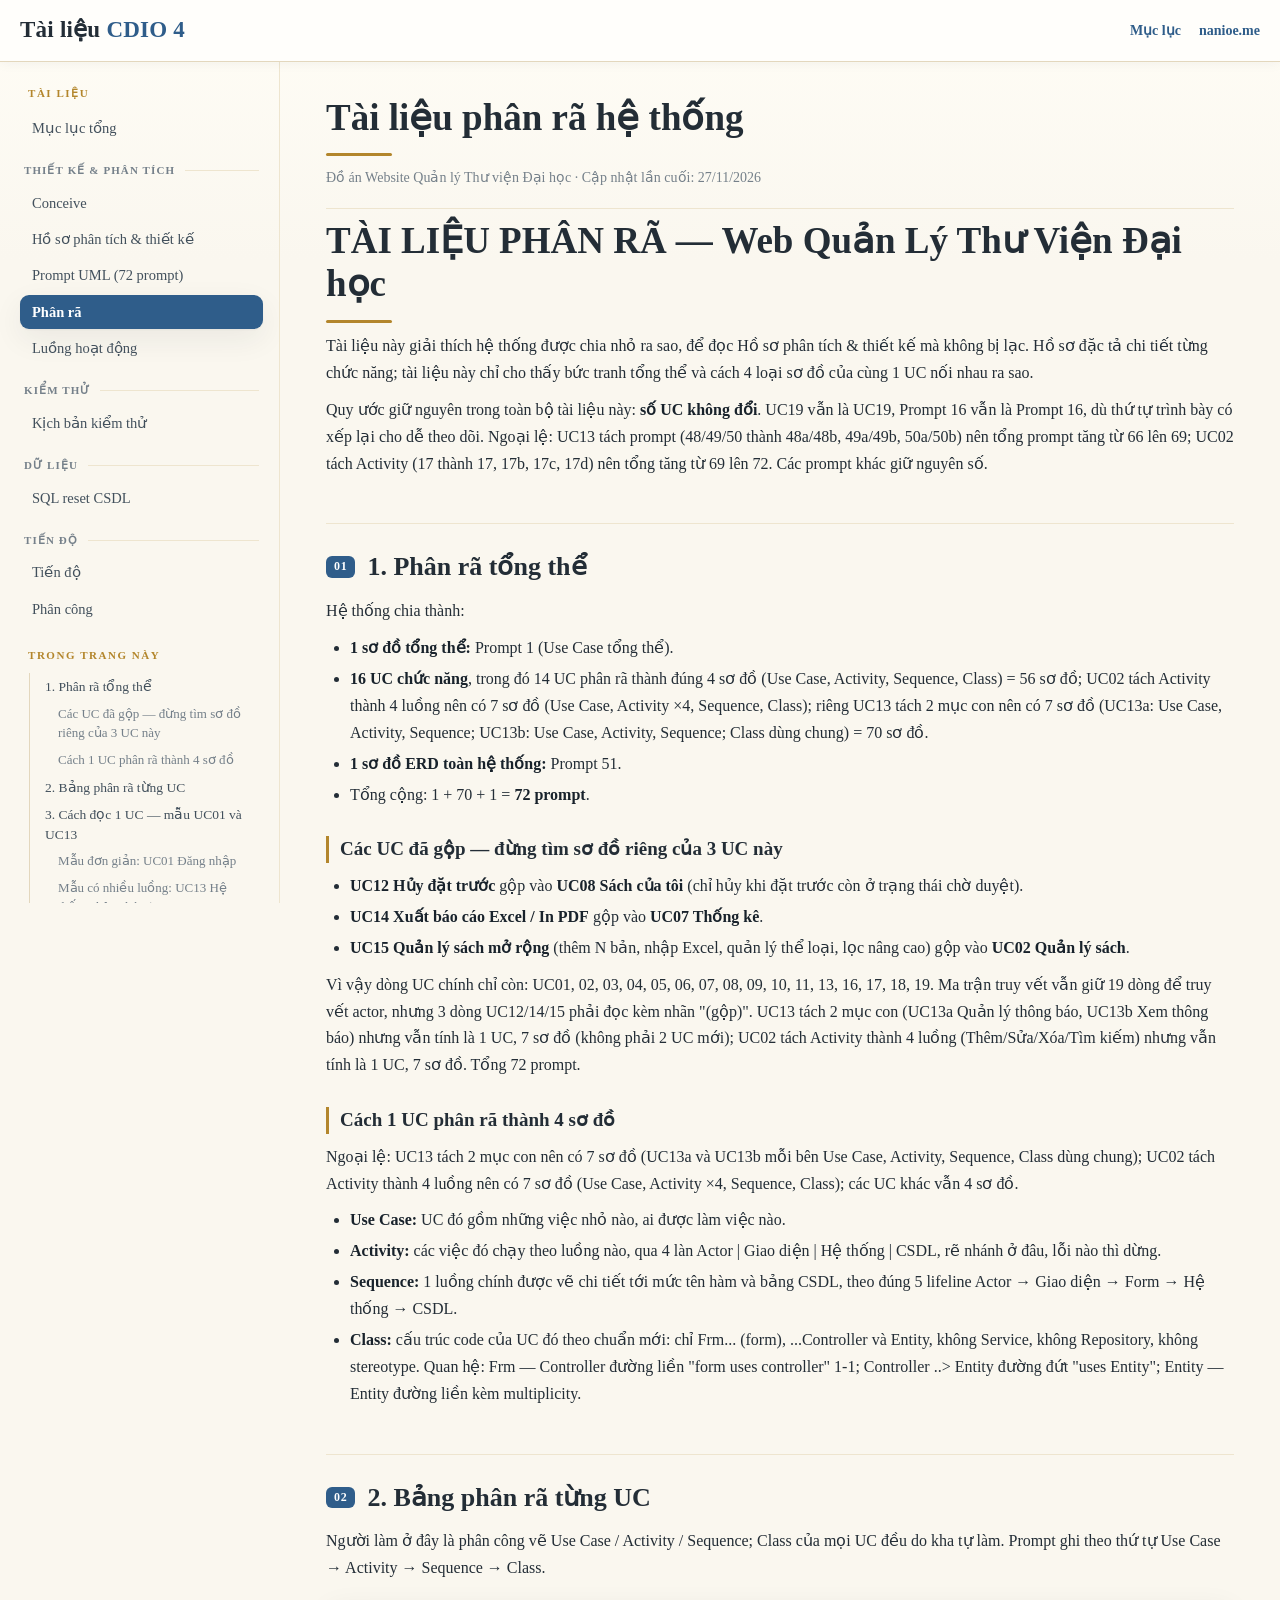
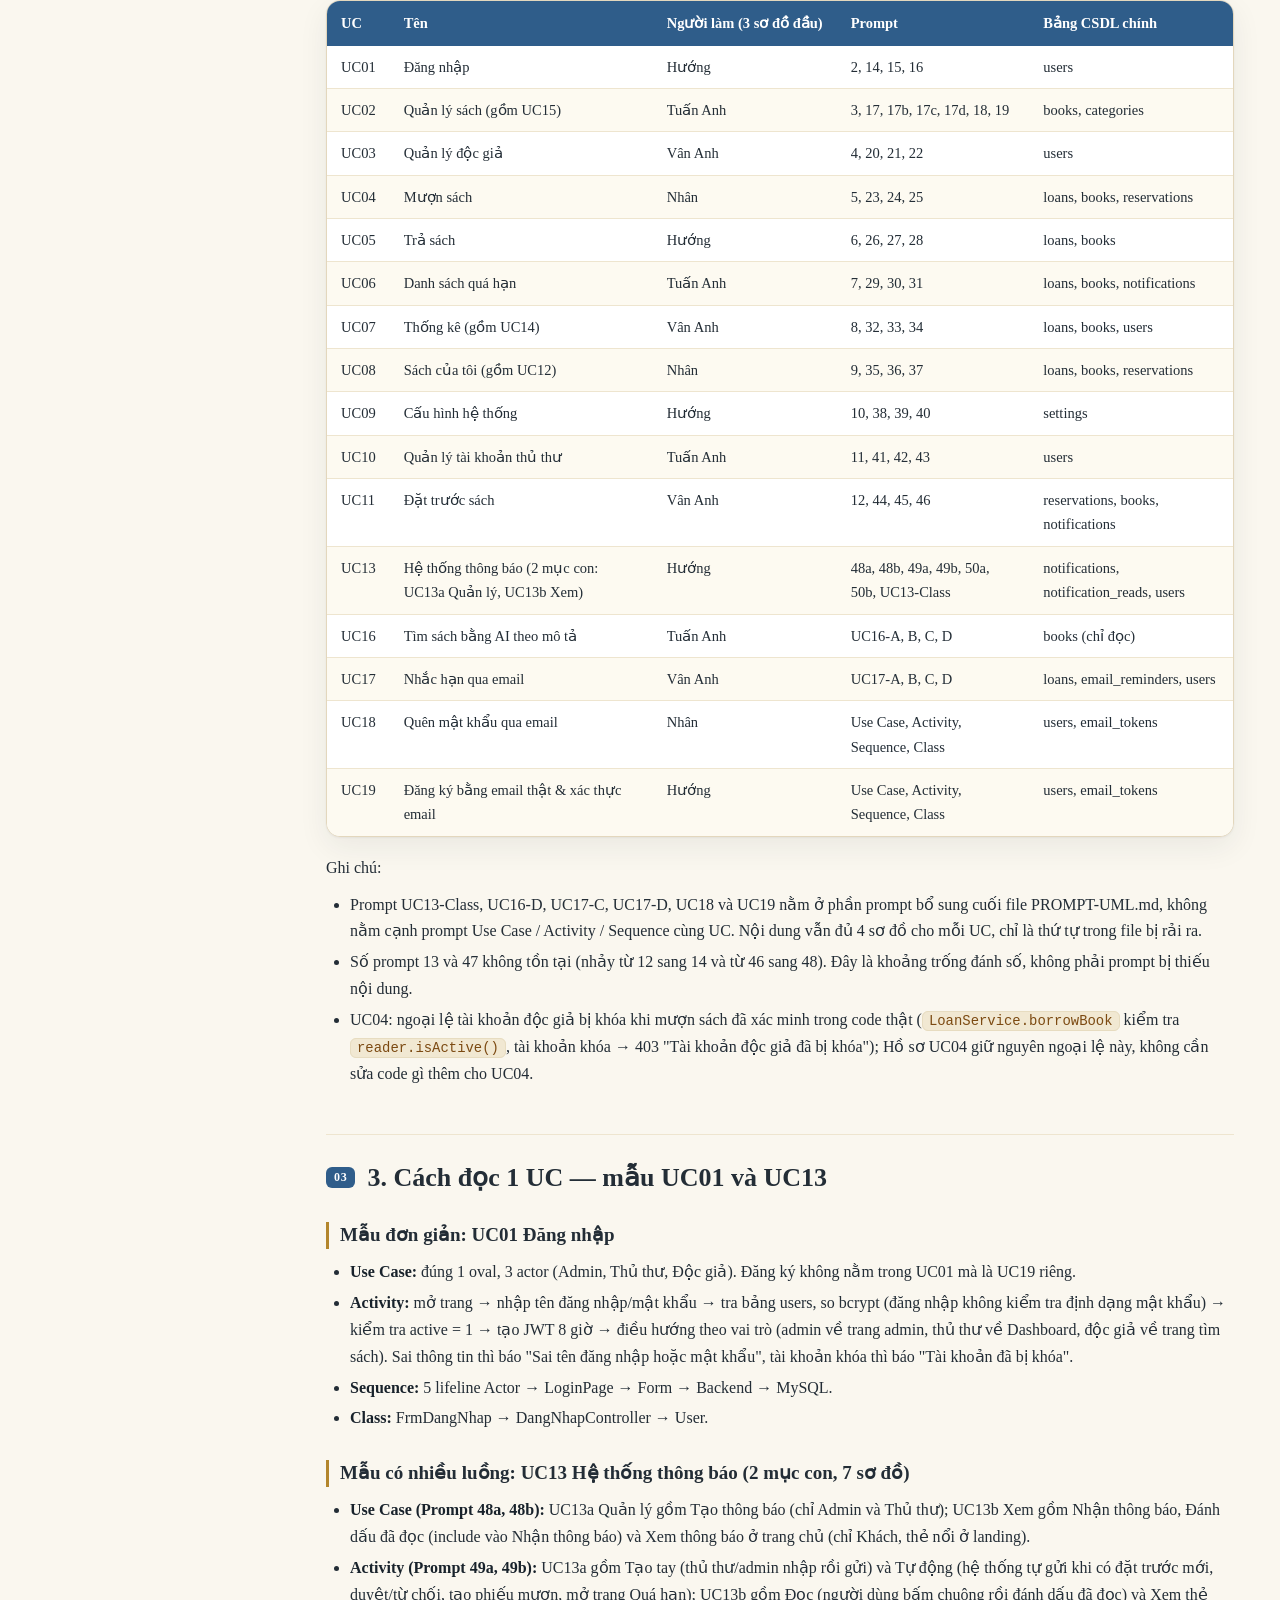
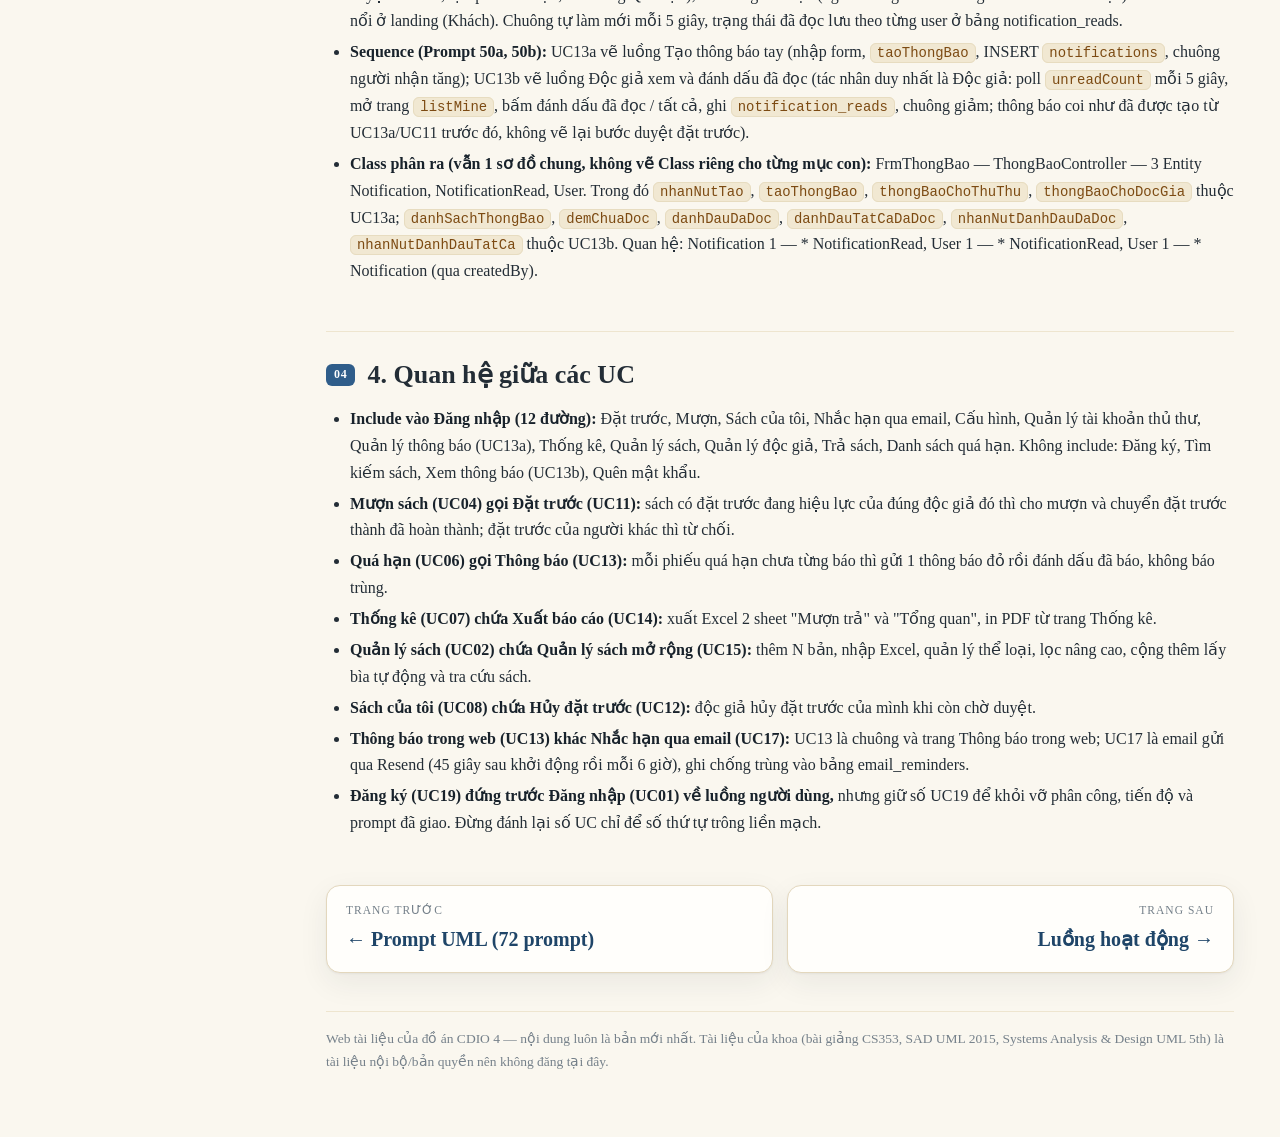
<file: phan-ra.html>
<!DOCTYPE html>
<html lang="vi">
<head>
<meta charset="UTF-8">
<meta name="viewport" content="width=device-width, initial-scale=1">
<title>Tài liệu phân rã hệ thống — Tài liệu CDIO 4</title>
<meta name="description" content="Tài liệu đồ án CDIO 4 — Website Quản lý Thư viện Đại học: conceive, phân tích thiết kế, prompt UML, kiểm thử, SQL.">
<link rel="icon" href="data:image/svg+xml,<svg xmlns='http://www.w3.org/2000/svg' viewBox='0 0 100 100'><text y='.9em' font-size='90'>B</text></svg>">
<link rel="stylesheet" href="style.css?v=9">
</head>
<body>
<header class="topbar">
  <button class="menu-btn" id="menuBtn" aria-label="Mở mục lục">&#9776;</button>
  <a class="brand" href="index.html">Tài liệu <em>CDIO 4</em></a>
  <span class="top-links"><a href="index.html">Mục lục</a><a href="https://nanioe.me">nanioe.me</a></span>
</header>
<div class="docs-layout">
<aside class="sidebar" id="sidebar">
<div class="side-label">Tài liệu</div>
<nav class="doc-nav">
<a href="index.html">Mục lục tổng</a>
<div class="nav-group">Thiết kế &amp; phân tích</div><a href="conceive.html">Conceive</a><a href="ho-so-thiet-ke.html">Hồ sơ phân tích &amp; thiết kế</a><a href="prompt-uml.html">Prompt UML (72 prompt)</a><a href="phan-ra.html" class="active">Phân rã</a><a href="luong-hoat-dong.html">Luồng hoạt động</a><div class="nav-group">Kiểm thử</div><a href="kich-ban-kiem-thu.html">Kịch bản kiểm thử</a><div class="nav-group">Dữ liệu</div><a href="du-lieu-sql.html">SQL reset CSDL</a><div class="nav-group">Tiến độ</div><a href="tien-do.html">Tiến độ</a><a href="phan-cong.html">Phân công</a>
</nav>
<div class="side-label">Trong trang này</div>
<nav class="toc">
<a href="#1-phan-ra-tong-the">1. Phân rã tổng thể</a>
<a href="#cac-uc-da-gop-dung-tim-so-do-rieng-cua-3-uc-nay" class="lv3">Các UC đã gộp — đừng tìm sơ đồ riêng của 3 UC này</a>
<a href="#cach-1-uc-phan-ra-thanh-4-so-do" class="lv3">Cách 1 UC phân rã thành 4 sơ đồ</a>
<a href="#2-bang-phan-ra-tung-uc">2. Bảng phân rã từng UC</a>
<a href="#3-cach-doc-1-uc-mau-uc01-va-uc13">3. Cách đọc 1 UC — mẫu UC01 và UC13</a>
<a href="#mau-don-gian-uc01-dang-nhap" class="lv3">Mẫu đơn giản: UC01 Đăng nhập</a>
<a href="#mau-co-nhieu-luong-uc13-he-thong-thong-bao-2-muc-con-7-so-do" class="lv3">Mẫu có nhiều luồng: UC13 Hệ thống thông báo (2 mục con, 7 sơ đồ)</a>
<a href="#4-quan-he-giua-cac-uc">4. Quan hệ giữa các UC</a>
</nav>
</aside>
<div class="backdrop" id="backdrop"></div>
<main class="content">
<h1>Tài liệu phân rã hệ thống</h1>
<p class="meta">Đồ án Website Quản lý Thư viện Đại học &middot; Cập nhật lần cuối: 27/11/2026</p>
<h1>TÀI LIỆU PHÂN RÃ — Web Quản Lý Thư Viện Đại học</h1>
<p>Tài liệu này giải thích hệ thống được chia nhỏ ra sao, để đọc Hồ sơ phân tích
&amp; thiết kế mà không bị lạc. Hồ sơ đặc tả chi tiết từng chức năng; tài liệu
này chỉ cho thấy bức tranh tổng thể và cách 4 loại sơ đồ của cùng 1 UC nối
nhau ra sao.</p>
<p>Quy ước giữ nguyên trong toàn bộ tài liệu này: <strong>số UC không đổi</strong>.
UC19 vẫn là UC19, Prompt 16 vẫn là Prompt 16, dù thứ tự trình bày
có xếp lại cho dễ theo dõi. Ngoại lệ: UC13 tách prompt
(48/49/50 thành 48a/48b, 49a/49b, 50a/50b) nên tổng prompt tăng từ 66
lên 69; UC02 tách Activity (17 thành 17, 17b, 17c, 17d) nên tổng tăng
từ 69 lên 72. Các prompt khác giữ nguyên số.</p>
<h2 id="1-phan-ra-tong-the">1. Phân rã tổng thể</h2>
<p>Hệ thống chia thành:</p>
<ul>
<li><strong>1 sơ đồ tổng thể:</strong> Prompt 1 (Use Case tổng thể).</li>
<li><strong>16 UC chức năng</strong>, trong đó 14 UC phân rã thành đúng 4 sơ đồ (Use Case,
  Activity, Sequence, Class) = 56 sơ đồ; UC02 tách Activity thành 4 luồng
  nên có 7 sơ đồ (Use Case, Activity ×4, Sequence, Class); riêng UC13 tách
  2 mục con nên có 7 sơ đồ (UC13a: Use Case, Activity, Sequence; UC13b:
  Use Case, Activity, Sequence; Class dùng chung) = 70 sơ đồ.</li>
<li><strong>1 sơ đồ ERD toàn hệ thống:</strong> Prompt 51.</li>
<li>Tổng cộng: 1 + 70 + 1 = <strong>72 prompt</strong>.</li>
</ul>
<h3 id="cac-uc-da-gop-dung-tim-so-do-rieng-cua-3-uc-nay">Các UC đã gộp — đừng tìm sơ đồ riêng của 3 UC này</h3>
<ul>
<li><strong>UC12 Hủy đặt trước</strong> gộp vào <strong>UC08 Sách của tôi</strong> (chỉ hủy khi đặt
  trước còn ở trạng thái chờ duyệt).</li>
<li><strong>UC14 Xuất báo cáo Excel / In PDF</strong> gộp vào <strong>UC07 Thống kê</strong>.</li>
<li><strong>UC15 Quản lý sách mở rộng</strong> (thêm N bản, nhập Excel, quản lý thể loại,
  lọc nâng cao) gộp vào <strong>UC02 Quản lý sách</strong>.</li>
</ul>
<p>Vì vậy dòng UC chính chỉ còn: UC01, 02, 03, 04, 05, 06, 07, 08, 09, 10, 11,
13, 16, 17, 18, 19. Ma trận truy vết vẫn giữ 19 dòng để truy vết actor,
nhưng 3 dòng UC12/14/15 phải đọc kèm nhãn "(gộp)". UC13 tách 2 mục con
(UC13a Quản lý thông báo, UC13b Xem thông báo) nhưng vẫn tính là 1 UC,
7 sơ đồ (không phải 2 UC mới); UC02 tách Activity thành 4 luồng
(Thêm/Sửa/Xóa/Tìm kiếm) nhưng vẫn tính là 1 UC, 7 sơ đồ. Tổng 72 prompt.</p>
<h3 id="cach-1-uc-phan-ra-thanh-4-so-do">Cách 1 UC phân rã thành 4 sơ đồ</h3>
<p>Ngoại lệ: UC13 tách 2 mục con nên có 7 sơ đồ (UC13a và UC13b mỗi bên
Use Case, Activity, Sequence, Class dùng chung); UC02 tách Activity thành
4 luồng nên có 7 sơ đồ (Use Case, Activity ×4, Sequence, Class); các UC
khác vẫn 4 sơ đồ.</p>
<ul>
<li><strong>Use Case:</strong> UC đó gồm những việc nhỏ nào, ai được làm việc nào.</li>
<li><strong>Activity:</strong> các việc đó chạy theo luồng nào, qua 4 làn Actor | Giao diện
  | Hệ thống | CSDL, rẽ nhánh ở đâu, lỗi nào thì dừng.</li>
<li><strong>Sequence:</strong> 1 luồng chính được vẽ chi tiết tới mức tên hàm và bảng CSDL,
  theo đúng 5 lifeline Actor → Giao diện → Form → Hệ thống → CSDL.</li>
<li><strong>Class:</strong> cấu trúc code của UC đó theo chuẩn mới: chỉ Frm... (form),
  ...Controller và Entity, không Service, không Repository, không
  stereotype. Quan hệ: Frm — Controller đường liền "form uses controller"
  1-1; Controller ..&gt; Entity đường đứt "uses Entity"; Entity — Entity
  đường liền kèm multiplicity.</li>
</ul>
<h2 id="2-bang-phan-ra-tung-uc">2. Bảng phân rã từng UC</h2>
<p>Người làm ở đây là phân công vẽ Use Case / Activity / Sequence; Class của
mọi UC đều do kha tự làm. Prompt ghi theo thứ tự Use Case → Activity →
Sequence → Class.</p>
<div class="table-wrap"><table>
<thead>
<tr>
<th>UC</th>
<th>Tên</th>
<th>Người làm (3 sơ đồ đầu)</th>
<th>Prompt</th>
<th>Bảng CSDL chính</th>
</tr>
</thead>
<tbody>
<tr>
<td>UC01</td>
<td>Đăng nhập</td>
<td>Hướng</td>
<td>2, 14, 15, 16</td>
<td>users</td>
</tr>
<tr>
<td>UC02</td>
<td>Quản lý sách (gồm UC15)</td>
<td>Tuấn Anh</td>
<td>3, 17, 17b, 17c, 17d, 18, 19</td>
<td>books, categories</td>
</tr>
<tr>
<td>UC03</td>
<td>Quản lý độc giả</td>
<td>Vân Anh</td>
<td>4, 20, 21, 22</td>
<td>users</td>
</tr>
<tr>
<td>UC04</td>
<td>Mượn sách</td>
<td>Nhân</td>
<td>5, 23, 24, 25</td>
<td>loans, books, reservations</td>
</tr>
<tr>
<td>UC05</td>
<td>Trả sách</td>
<td>Hướng</td>
<td>6, 26, 27, 28</td>
<td>loans, books</td>
</tr>
<tr>
<td>UC06</td>
<td>Danh sách quá hạn</td>
<td>Tuấn Anh</td>
<td>7, 29, 30, 31</td>
<td>loans, books, notifications</td>
</tr>
<tr>
<td>UC07</td>
<td>Thống kê (gồm UC14)</td>
<td>Vân Anh</td>
<td>8, 32, 33, 34</td>
<td>loans, books, users</td>
</tr>
<tr>
<td>UC08</td>
<td>Sách của tôi (gồm UC12)</td>
<td>Nhân</td>
<td>9, 35, 36, 37</td>
<td>loans, books, reservations</td>
</tr>
<tr>
<td>UC09</td>
<td>Cấu hình hệ thống</td>
<td>Hướng</td>
<td>10, 38, 39, 40</td>
<td>settings</td>
</tr>
<tr>
<td>UC10</td>
<td>Quản lý tài khoản thủ thư</td>
<td>Tuấn Anh</td>
<td>11, 41, 42, 43</td>
<td>users</td>
</tr>
<tr>
<td>UC11</td>
<td>Đặt trước sách</td>
<td>Vân Anh</td>
<td>12, 44, 45, 46</td>
<td>reservations, books, notifications</td>
</tr>
<tr>
<td>UC13</td>
<td>Hệ thống thông báo (2 mục con: UC13a Quản lý, UC13b Xem)</td>
<td>Hướng</td>
<td>48a, 48b, 49a, 49b, 50a, 50b, UC13-Class</td>
<td>notifications, notification_reads, users</td>
</tr>
<tr>
<td>UC16</td>
<td>Tìm sách bằng AI theo mô tả</td>
<td>Tuấn Anh</td>
<td>UC16-A, B, C, D</td>
<td>books (chỉ đọc)</td>
</tr>
<tr>
<td>UC17</td>
<td>Nhắc hạn qua email</td>
<td>Vân Anh</td>
<td>UC17-A, B, C, D</td>
<td>loans, email_reminders, users</td>
</tr>
<tr>
<td>UC18</td>
<td>Quên mật khẩu qua email</td>
<td>Nhân</td>
<td>Use Case, Activity, Sequence, Class</td>
<td>users, email_tokens</td>
</tr>
<tr>
<td>UC19</td>
<td>Đăng ký bằng email thật &amp; xác thực email</td>
<td>Hướng</td>
<td>Use Case, Activity, Sequence, Class</td>
<td>users, email_tokens</td>
</tr>
</tbody>
</table></div>
<p>Ghi chú:</p>
<ul>
<li>Prompt UC13-Class, UC16-D, UC17-C, UC17-D, UC18 và UC19 nằm ở phần
  prompt bổ sung cuối file PROMPT-UML.md, không nằm cạnh prompt Use Case /
  Activity / Sequence cùng UC. Nội dung vẫn đủ 4 sơ đồ cho mỗi UC, chỉ là
  thứ tự trong file bị rải ra.</li>
<li>Số prompt 13 và 47 không tồn tại (nhảy từ 12 sang 14 và từ 46 sang 48).
  Đây là khoảng trống đánh số, không phải prompt bị thiếu nội dung.</li>
<li>UC04: ngoại lệ tài khoản độc giả bị khóa khi mượn sách đã xác minh trong
  code thật (<code>LoanService.borrowBook</code> kiểm tra <code>reader.isActive()</code>, tài
  khoản khóa → 403 "Tài khoản độc giả đã bị khóa"); Hồ sơ UC04 giữ nguyên
  ngoại lệ này, không cần sửa code gì thêm cho UC04.</li>
</ul>
<h2 id="3-cach-doc-1-uc-mau-uc01-va-uc13">3. Cách đọc 1 UC — mẫu UC01 và UC13</h2>
<h3 id="mau-don-gian-uc01-dang-nhap">Mẫu đơn giản: UC01 Đăng nhập</h3>
<ul>
<li><strong>Use Case:</strong> đúng 1 oval, 3 actor (Admin, Thủ thư, Độc giả). Đăng ký
  không nằm trong UC01 mà là UC19 riêng.</li>
<li><strong>Activity:</strong> mở trang → nhập tên đăng nhập/mật khẩu → tra bảng users,
  so bcrypt (đăng nhập không kiểm tra định dạng mật khẩu) → kiểm tra
  active = 1 → tạo JWT 8 giờ → điều hướng theo vai trò (admin về trang
  admin, thủ thư về Dashboard, độc giả về trang tìm sách). Sai thông tin
  thì báo "Sai tên đăng nhập hoặc mật khẩu", tài khoản khóa thì báo
  "Tài khoản đã bị khóa".</li>
<li><strong>Sequence:</strong> 5 lifeline Actor → LoginPage → Form → Backend → MySQL.</li>
<li><strong>Class:</strong> FrmDangNhap → DangNhapController → User.</li>
</ul>
<h3 id="mau-co-nhieu-luong-uc13-he-thong-thong-bao-2-muc-con-7-so-do">Mẫu có nhiều luồng: UC13 Hệ thống thông báo (2 mục con, 7 sơ đồ)</h3>
<ul>
<li><strong>Use Case (Prompt 48a, 48b):</strong> UC13a Quản lý gồm Tạo thông báo
  (chỉ Admin và Thủ thư); UC13b Xem gồm Nhận thông báo, Đánh dấu đã đọc
  (include vào Nhận thông báo) và Xem thông báo ở trang chủ (chỉ Khách,
  thẻ nổi ở landing).</li>
<li><strong>Activity (Prompt 49a, 49b):</strong> UC13a gồm Tạo tay (thủ thư/admin nhập
  rồi gửi) và Tự động (hệ thống tự gửi khi có đặt trước mới, duyệt/từ
  chối, tạo phiếu mượn, mở trang Quá hạn); UC13b gồm Đọc (người dùng bấm
  chuông rồi đánh dấu đã đọc) và Xem thẻ nổi ở landing (Khách). Chuông
  tự làm mới mỗi 5 giây, trạng thái đã đọc lưu theo từng user ở bảng
  notification_reads.</li>
<li><strong>Sequence (Prompt 50a, 50b):</strong> UC13a vẽ luồng Tạo thông báo tay
  (nhập form, <code>taoThongBao</code>, INSERT <code>notifications</code>, chuông người nhận
  tăng); UC13b vẽ luồng Độc giả xem và đánh dấu đã đọc (tác nhân duy
  nhất là Độc giả: poll <code>unreadCount</code> mỗi 5 giây, mở trang <code>listMine</code>,
  bấm đánh dấu đã đọc / tất cả, ghi <code>notification_reads</code>, chuông giảm;
  thông báo coi như đã được tạo từ UC13a/UC11 trước đó, không vẽ lại
  bước duyệt đặt trước).</li>
<li><strong>Class phân ra (vẫn 1 sơ đồ chung, không vẽ Class riêng cho từng mục
  con):</strong> FrmThongBao — ThongBaoController — 3 Entity Notification,
  NotificationRead, User. Trong đó <code>nhanNutTao</code>, <code>taoThongBao</code>,
  <code>thongBaoChoThuThu</code>, <code>thongBaoChoDocGia</code> thuộc UC13a; <code>danhSachThongBao</code>,
  <code>demChuaDoc</code>, <code>danhDauDaDoc</code>, <code>danhDauTatCaDaDoc</code>,
  <code>nhanNutDanhDauDaDoc</code>, <code>nhanNutDanhDauTatCa</code> thuộc UC13b. Quan hệ:
  Notification 1 — * NotificationRead, User 1 — * NotificationRead,
  User 1 — * Notification (qua createdBy).</li>
</ul>
<h2 id="4-quan-he-giua-cac-uc">4. Quan hệ giữa các UC</h2>
<ul>
<li><strong>Include vào Đăng nhập (12 đường):</strong> Đặt trước, Mượn, Sách của tôi,
  Nhắc hạn qua email, Cấu hình, Quản lý tài khoản thủ thư, Quản lý thông
  báo (UC13a), Thống kê, Quản lý sách, Quản lý độc giả, Trả sách, Danh
  sách quá hạn. Không include: Đăng ký, Tìm kiếm sách, Xem thông báo
  (UC13b), Quên mật khẩu.</li>
<li><strong>Mượn sách (UC04) gọi Đặt trước (UC11):</strong> sách có đặt trước đang hiệu
  lực của đúng độc giả đó thì cho mượn và chuyển đặt trước thành đã hoàn
  thành; đặt trước của người khác thì từ chối.</li>
<li><strong>Quá hạn (UC06) gọi Thông báo (UC13):</strong> mỗi phiếu quá hạn chưa từng
  báo thì gửi 1 thông báo đỏ rồi đánh dấu đã báo, không báo trùng.</li>
<li><strong>Thống kê (UC07) chứa Xuất báo cáo (UC14):</strong> xuất Excel 2 sheet
  "Mượn trả" và "Tổng quan", in PDF từ trang Thống kê.</li>
<li><strong>Quản lý sách (UC02) chứa Quản lý sách mở rộng (UC15):</strong> thêm N bản,
  nhập Excel, quản lý thể loại, lọc nâng cao, cộng thêm lấy bìa tự động
  và tra cứu sách.</li>
<li><strong>Sách của tôi (UC08) chứa Hủy đặt trước (UC12):</strong> độc giả hủy đặt
  trước của mình khi còn chờ duyệt.</li>
<li><strong>Thông báo trong web (UC13) khác Nhắc hạn qua email (UC17):</strong> UC13 là
  chuông và trang Thông báo trong web; UC17 là email gửi qua Resend
  (45 giây sau khởi động rồi mỗi 6 giờ), ghi chống trùng vào bảng
  email_reminders.</li>
<li><strong>Đăng ký (UC19) đứng trước Đăng nhập (UC01) về luồng người dùng,</strong>
  nhưng giữ số UC19 để khỏi vỡ phân công, tiến độ và prompt đã giao.
  Đừng đánh lại số UC chỉ để số thứ tự trông liền mạch.</li>
</ul>
<div class="prevnext">
<a class="pn prev" href="prompt-uml.html"><span>Trang trước</span><strong>Prompt UML (72 prompt)</strong></a>
<a class="pn next" href="luong-hoat-dong.html"><span>Trang sau</span><strong>Luồng hoạt động</strong></a>
</div>
<footer>Web tài liệu của đồ án CDIO 4 — nội dung luôn là bản mới nhất. Tài liệu của khoa (bài giảng CS353, SAD UML 2015, Systems Analysis &amp; Design UML 5th) là tài liệu nội bộ/bản quyền nên không đăng tại đây.</footer>
</main>
</div>
<button class="to-top" id="toTop" aria-label="Về đầu trang">&#8593;</button>
<script src="docs.js?v=9"></script>
</body>
</html>
</file>
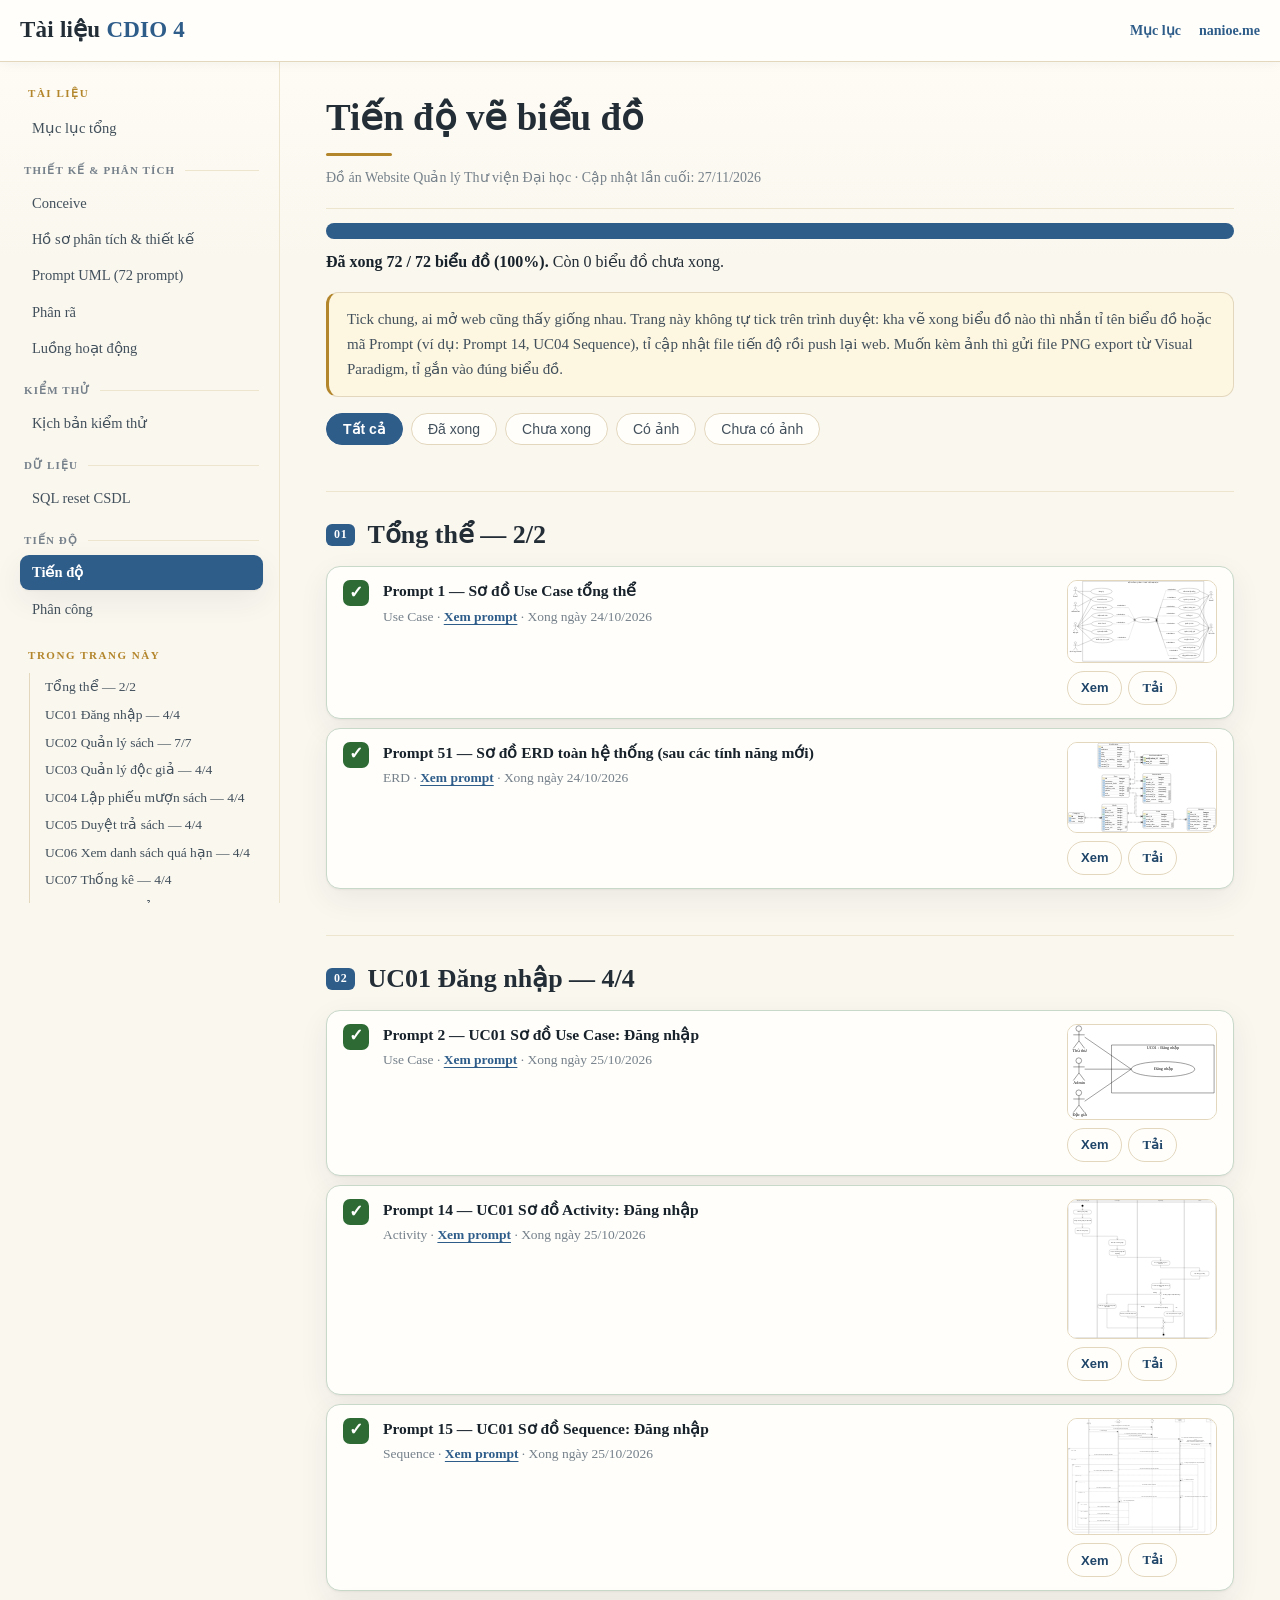
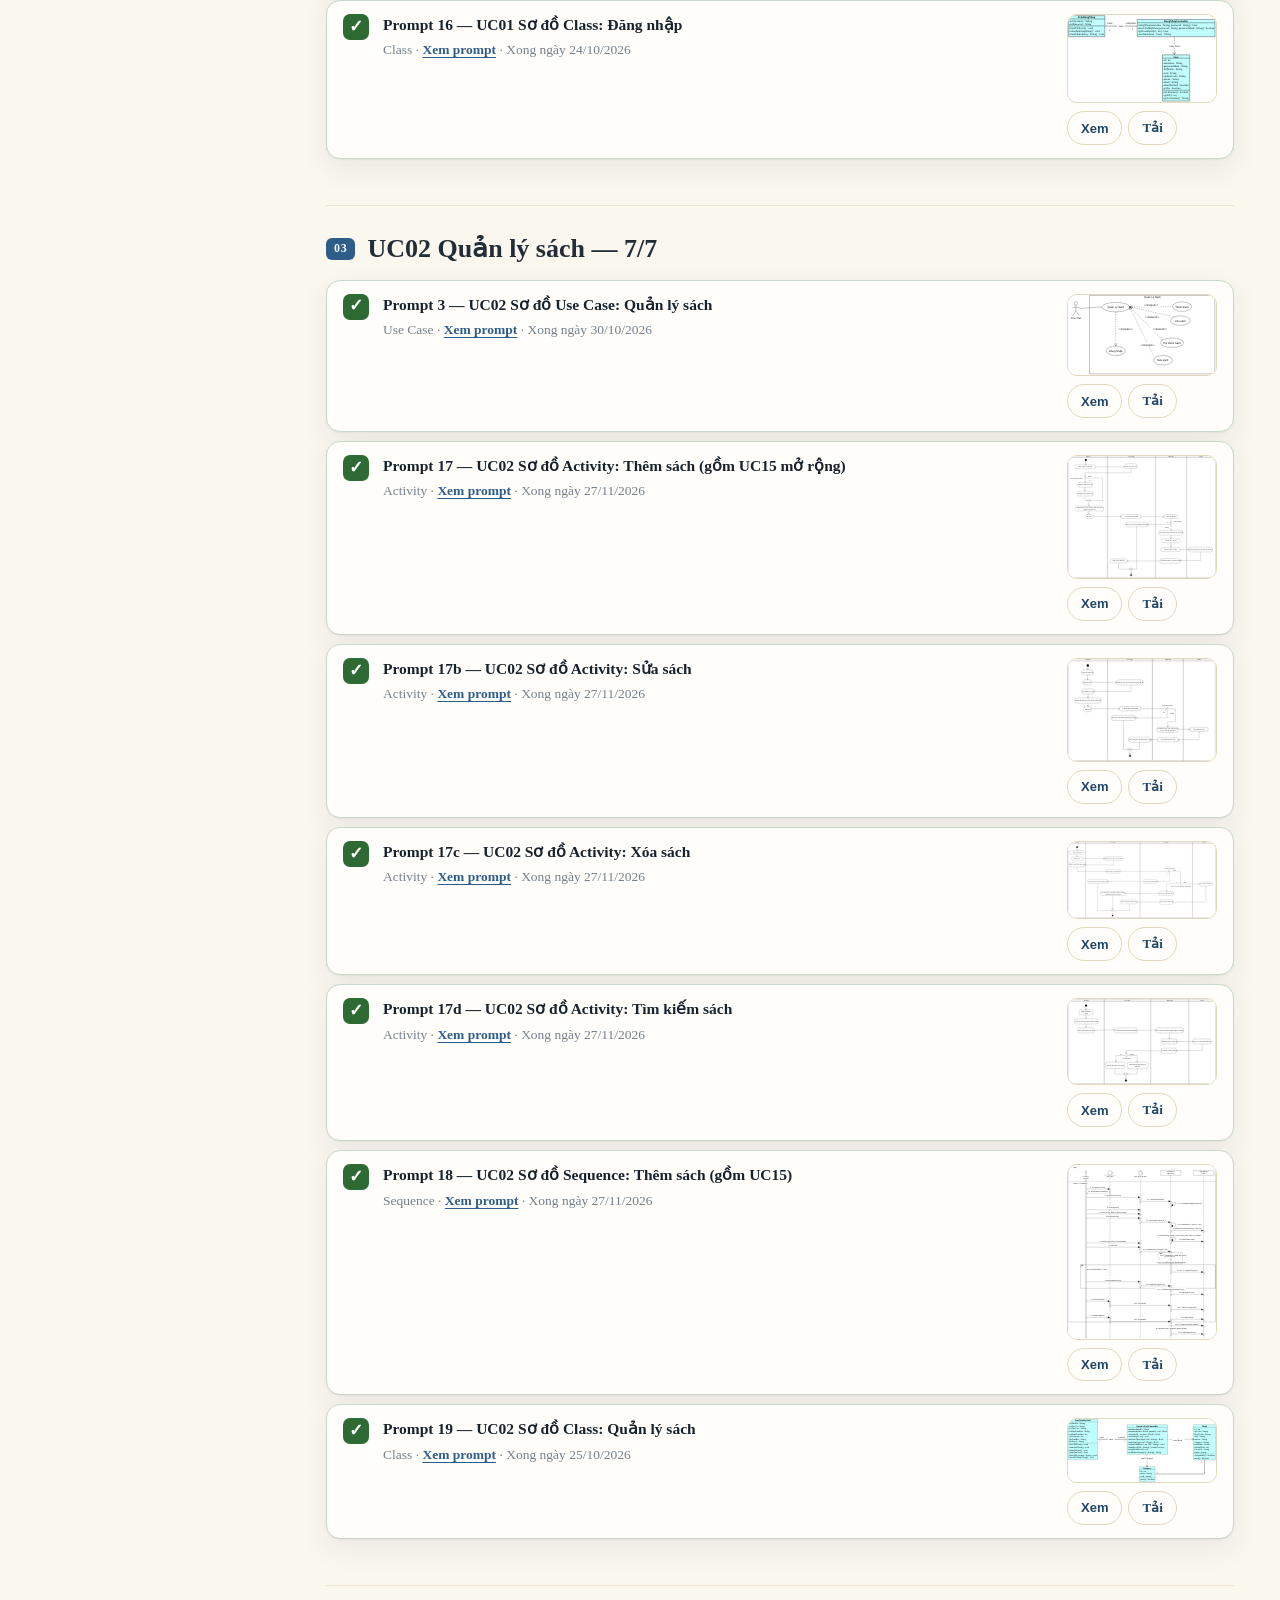
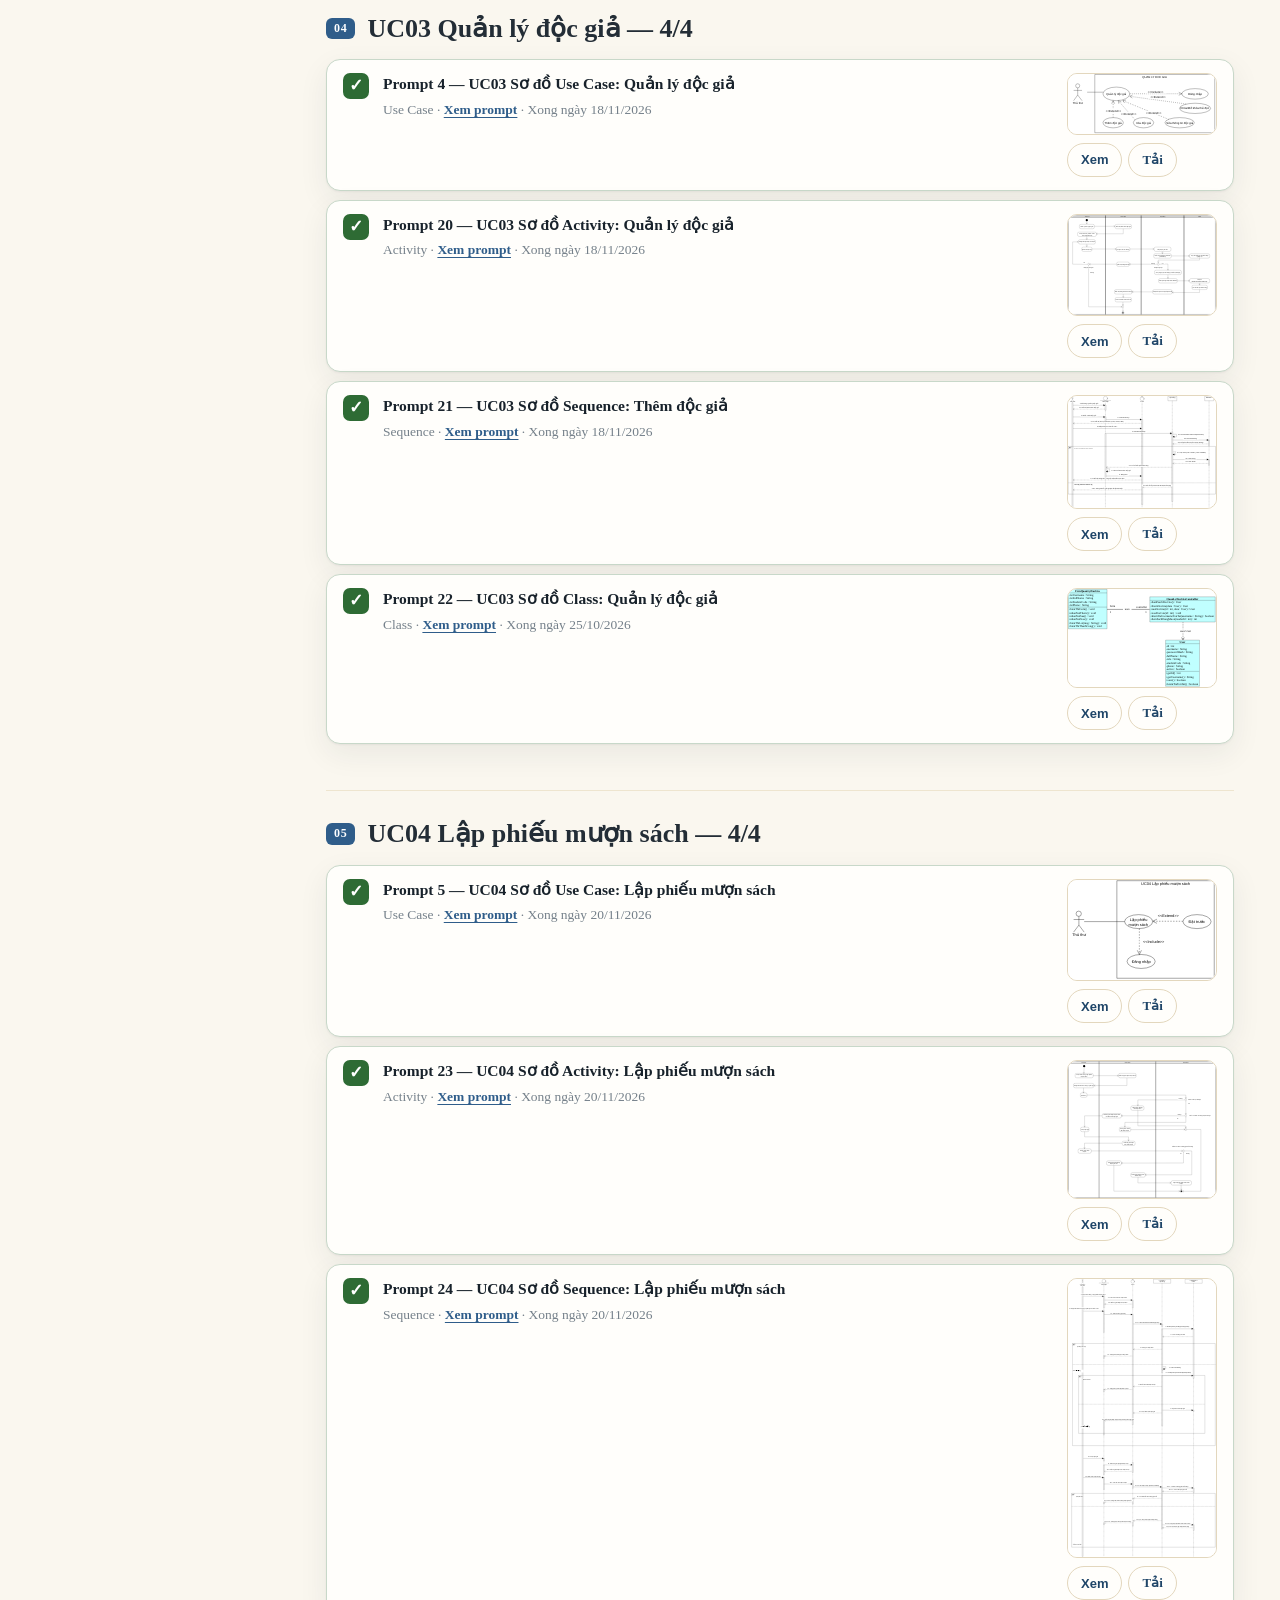
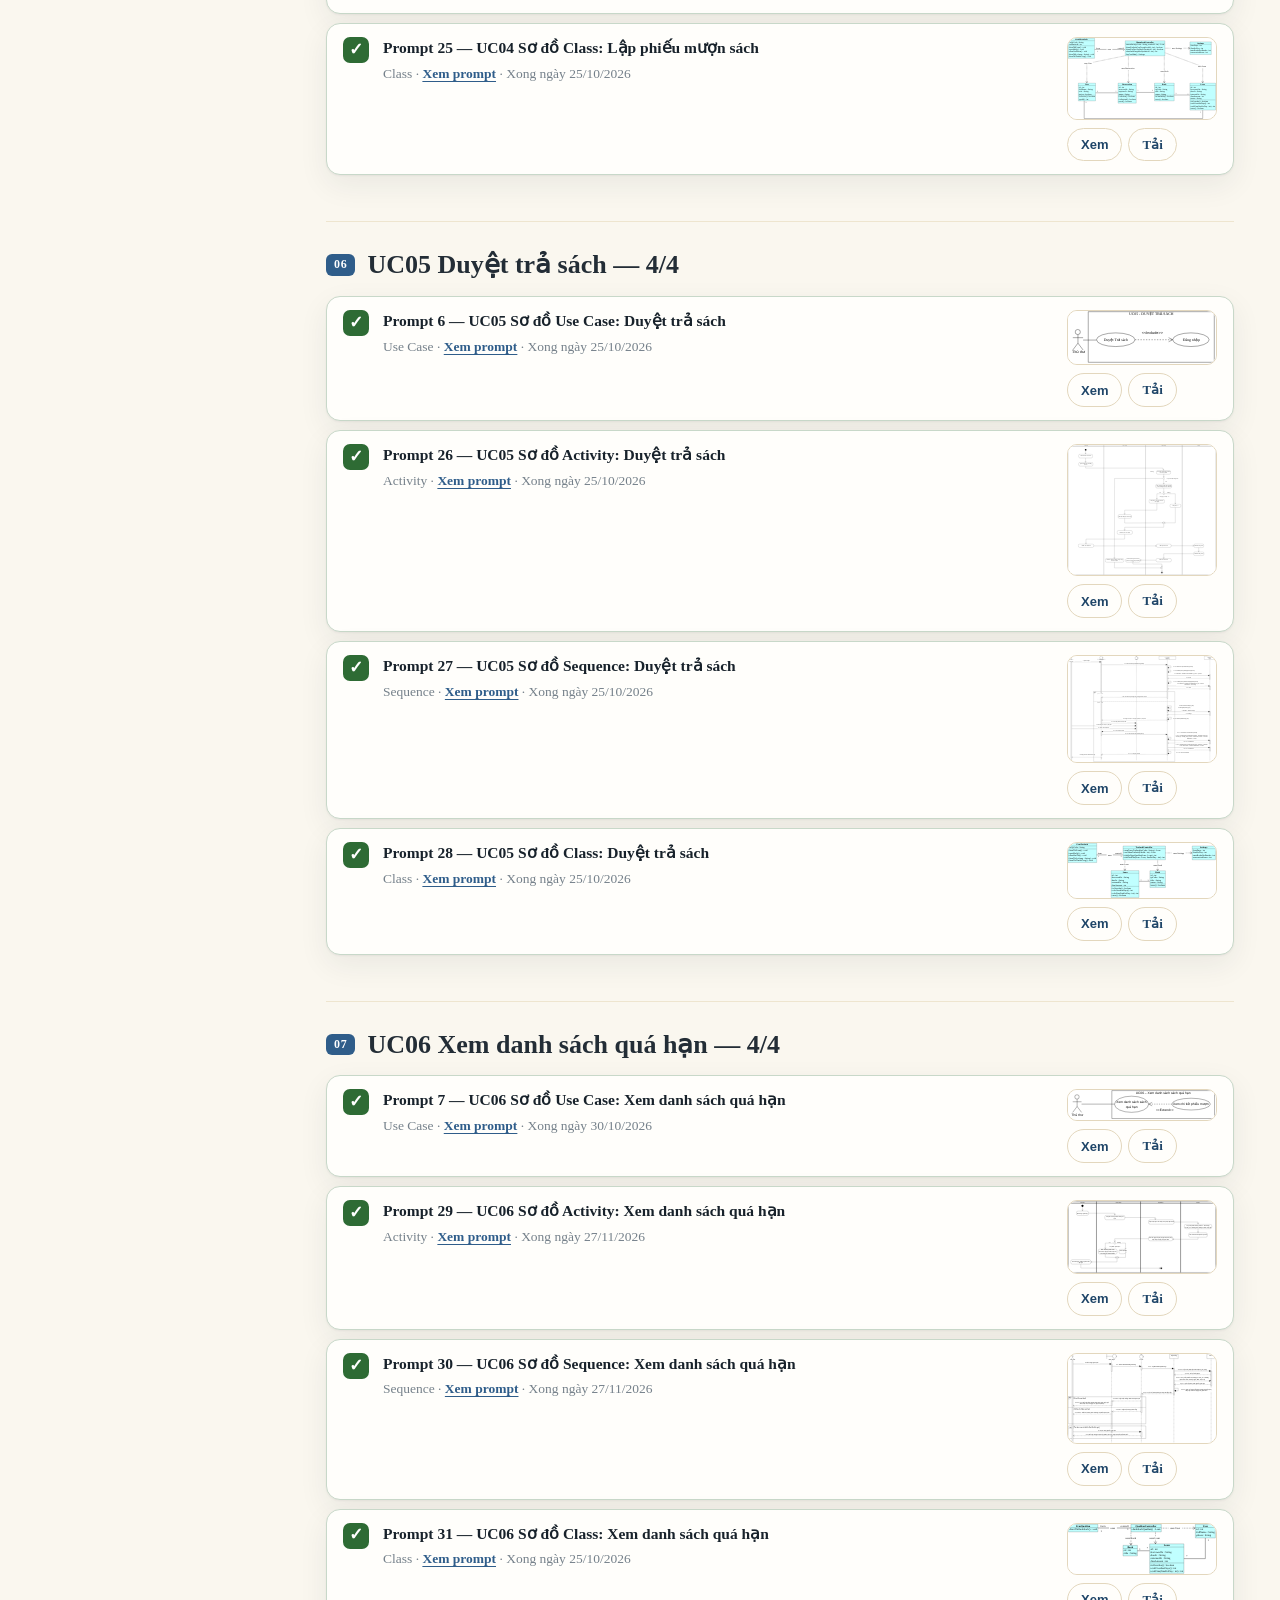
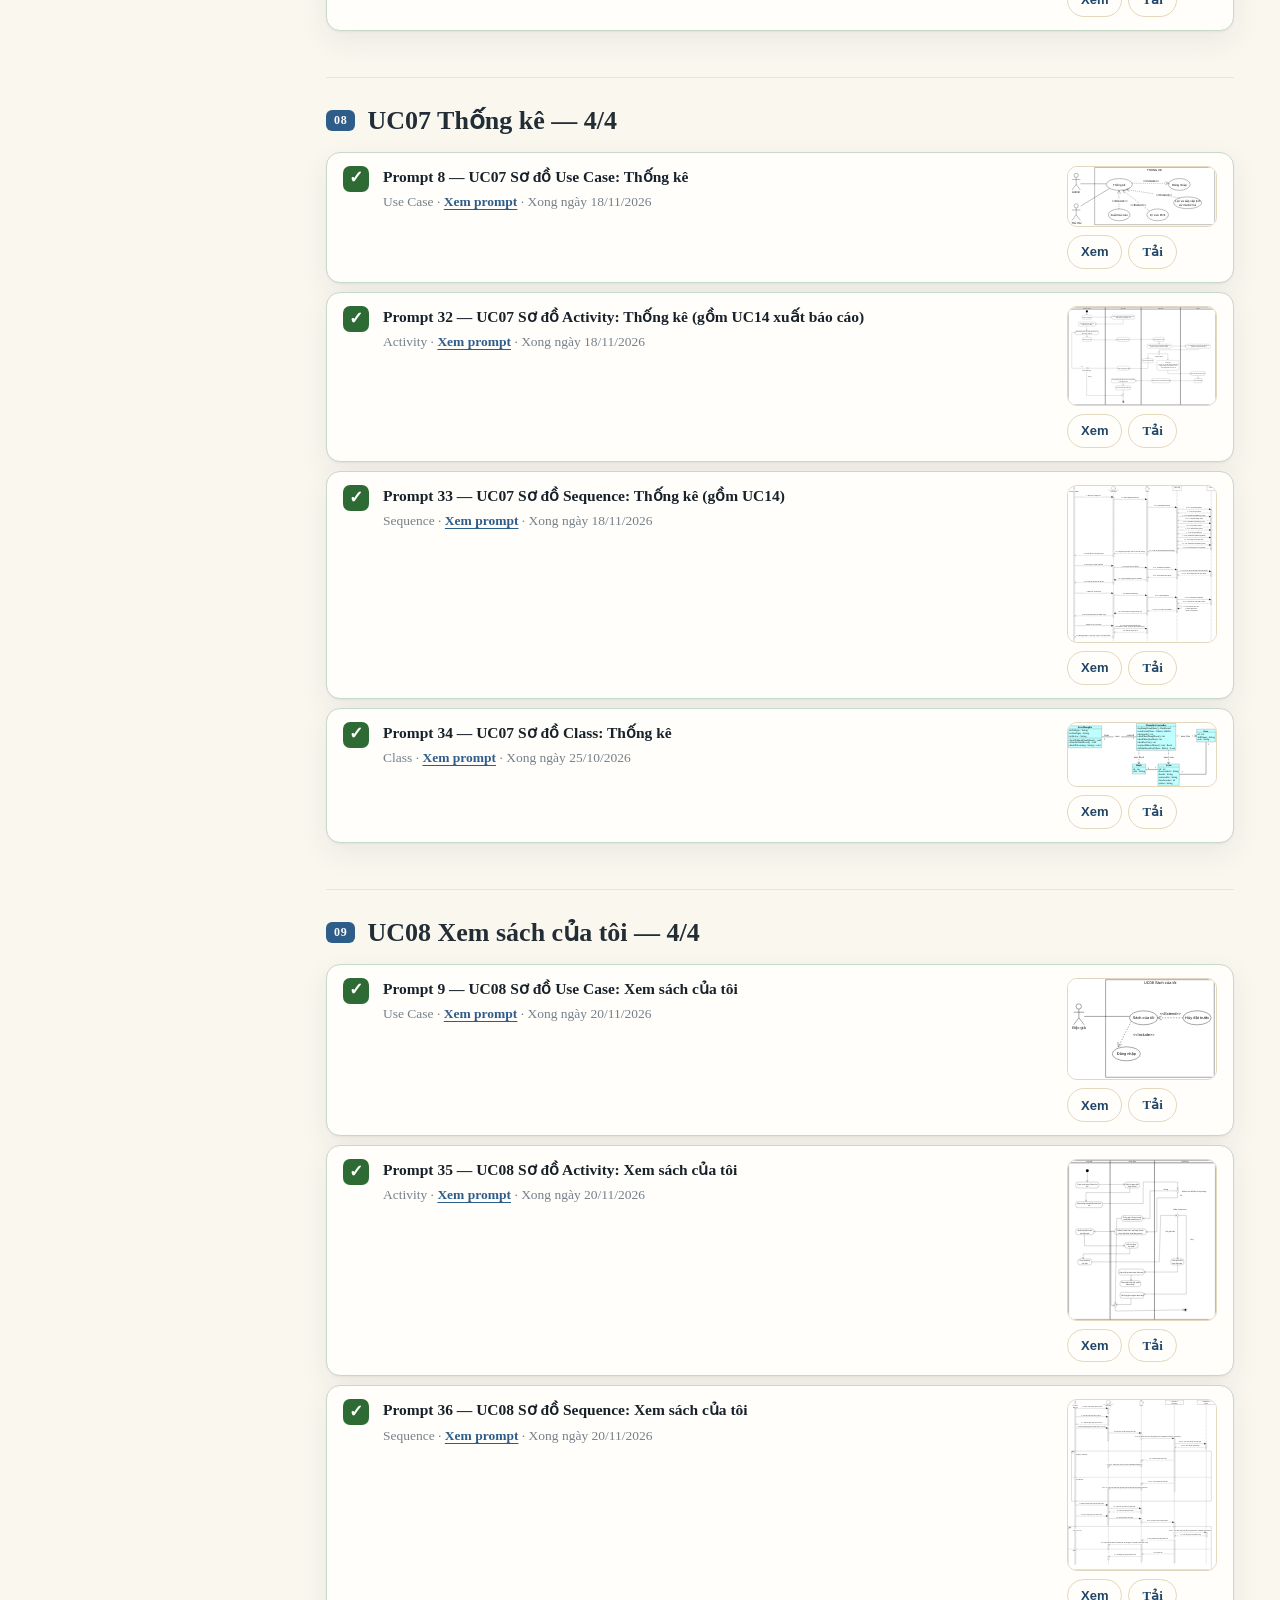
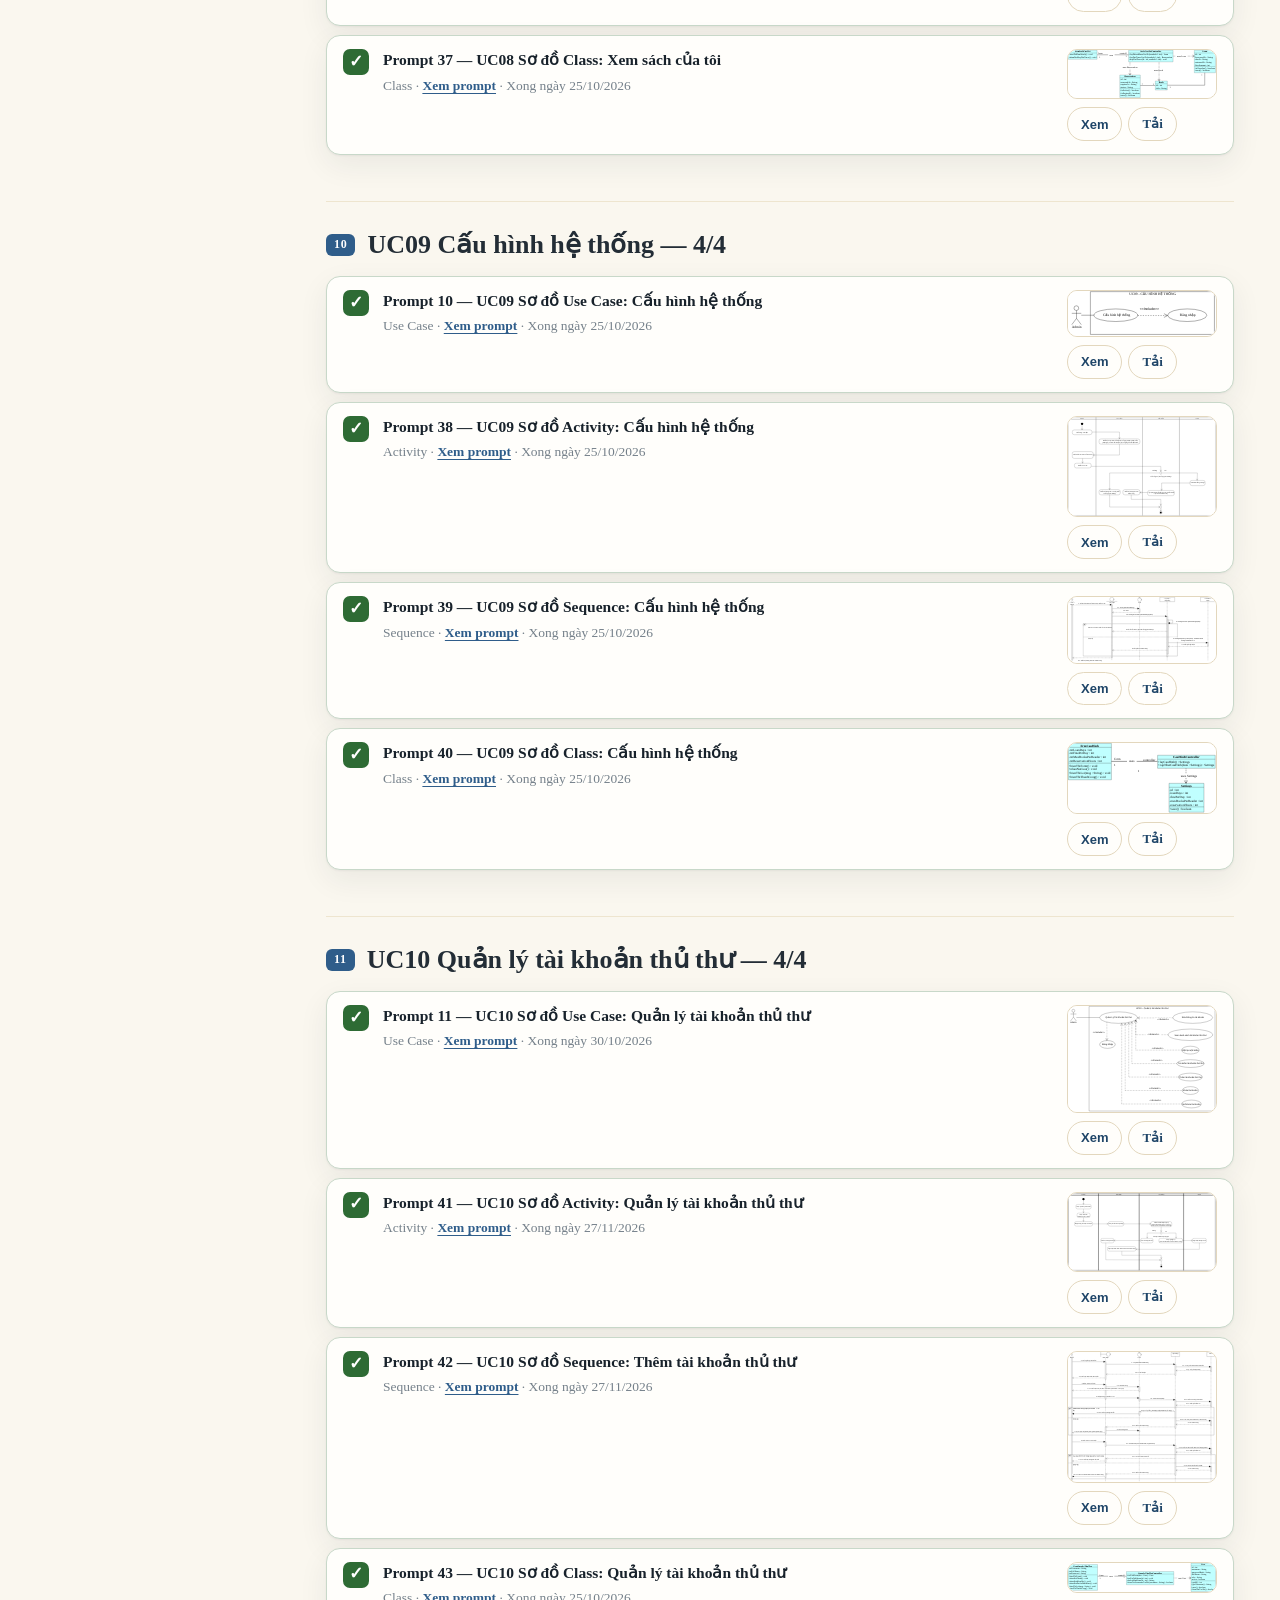
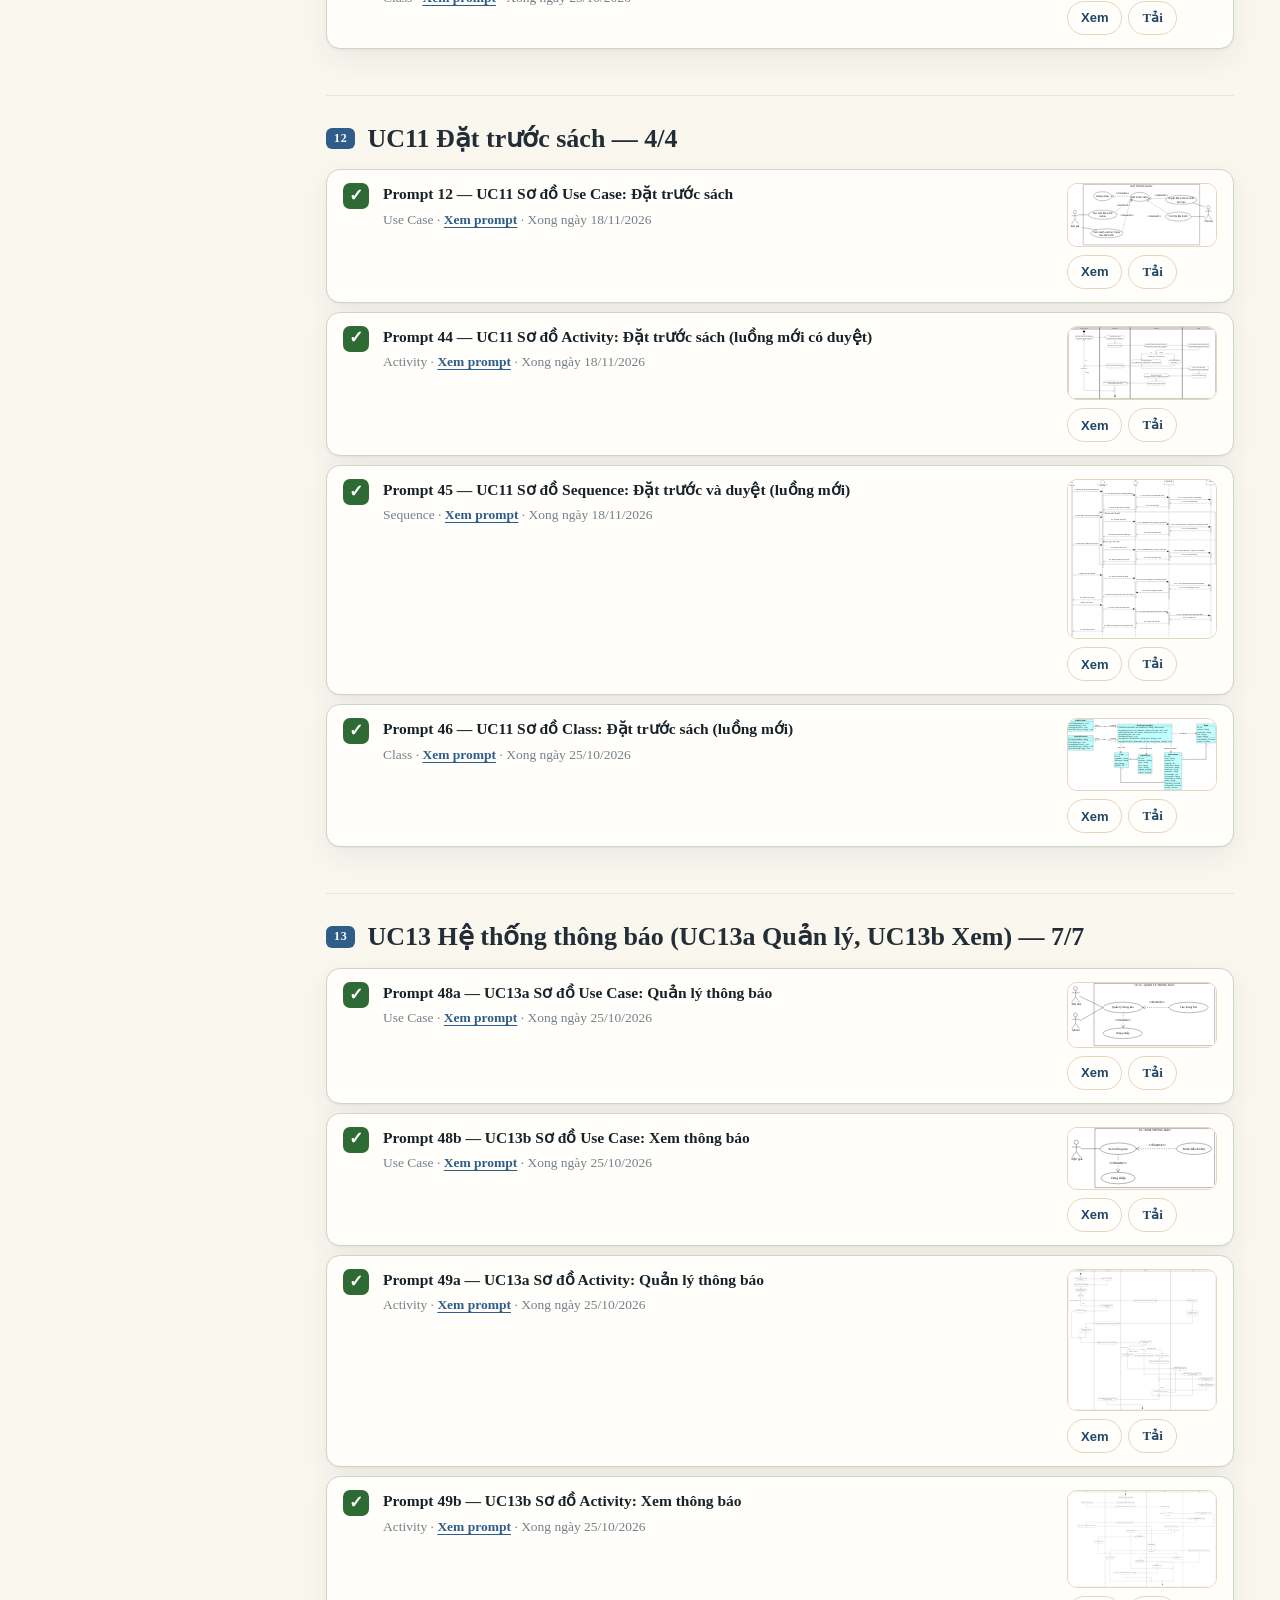
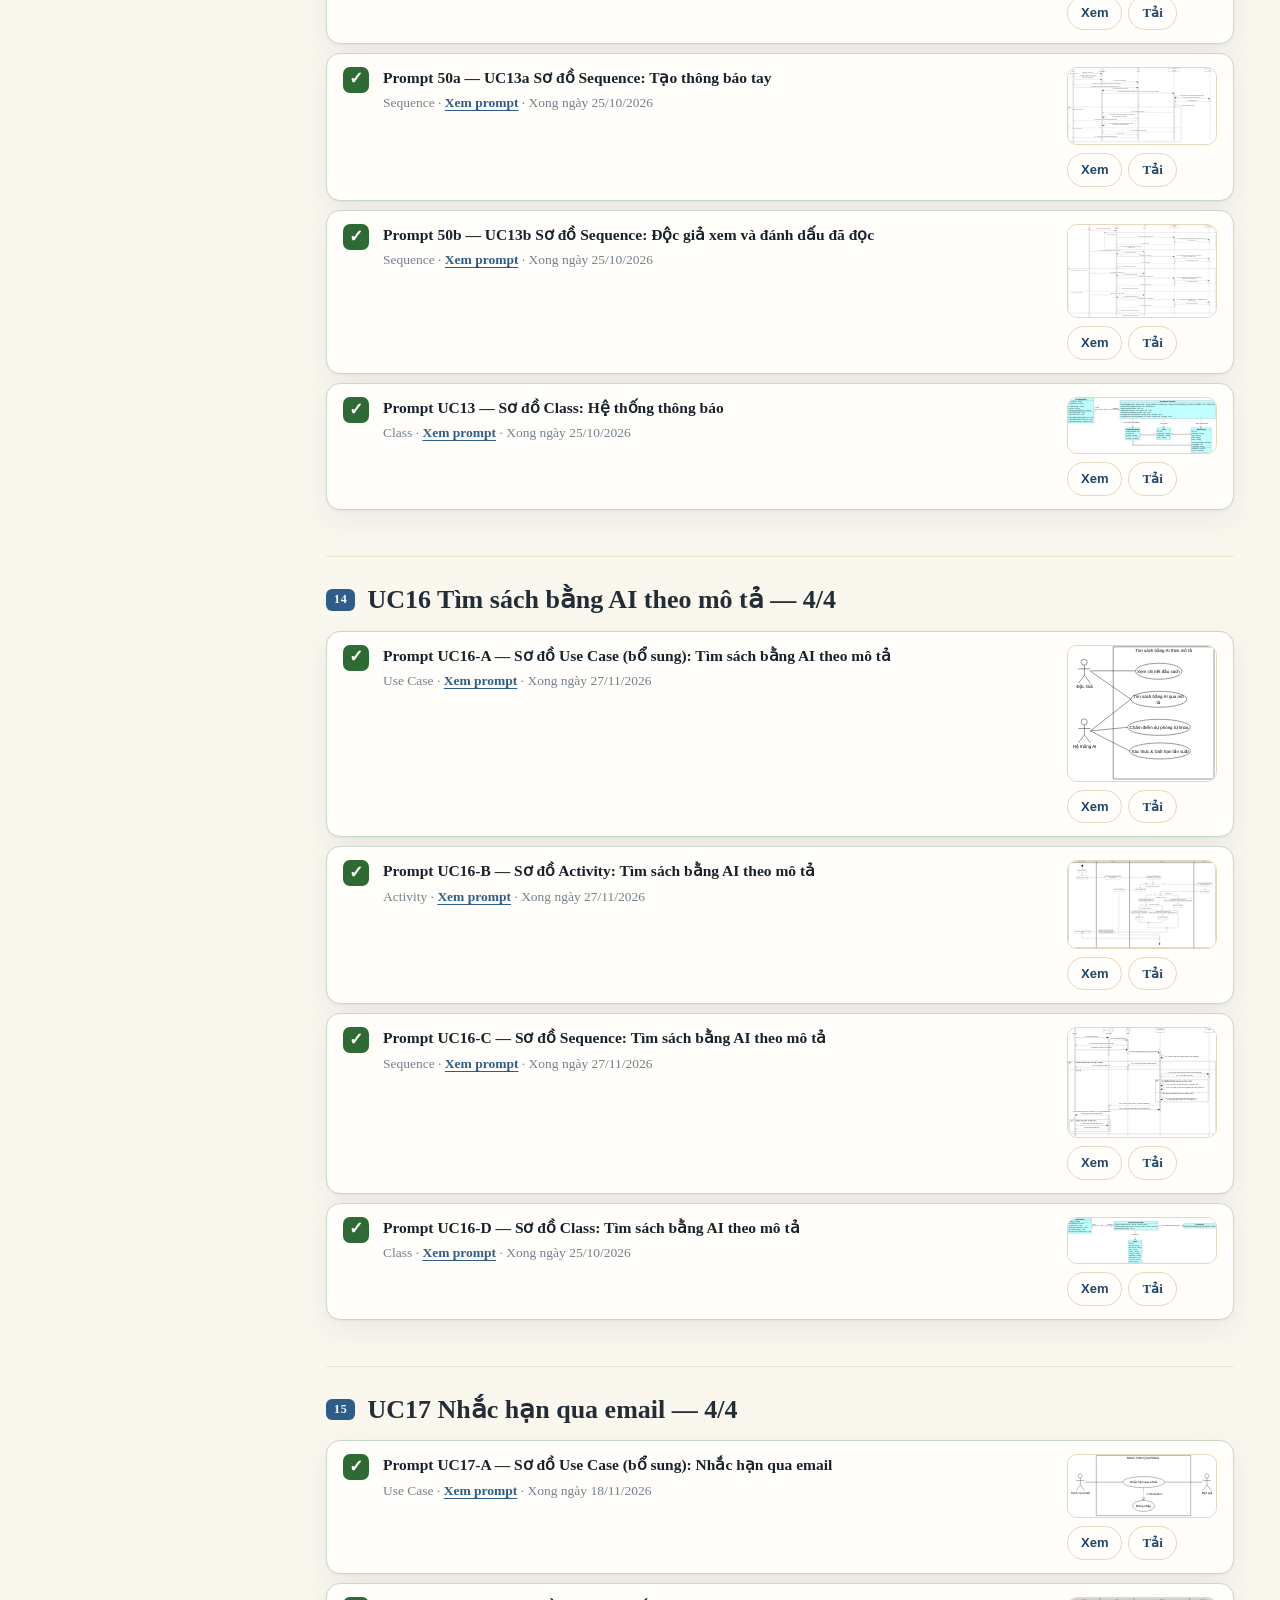
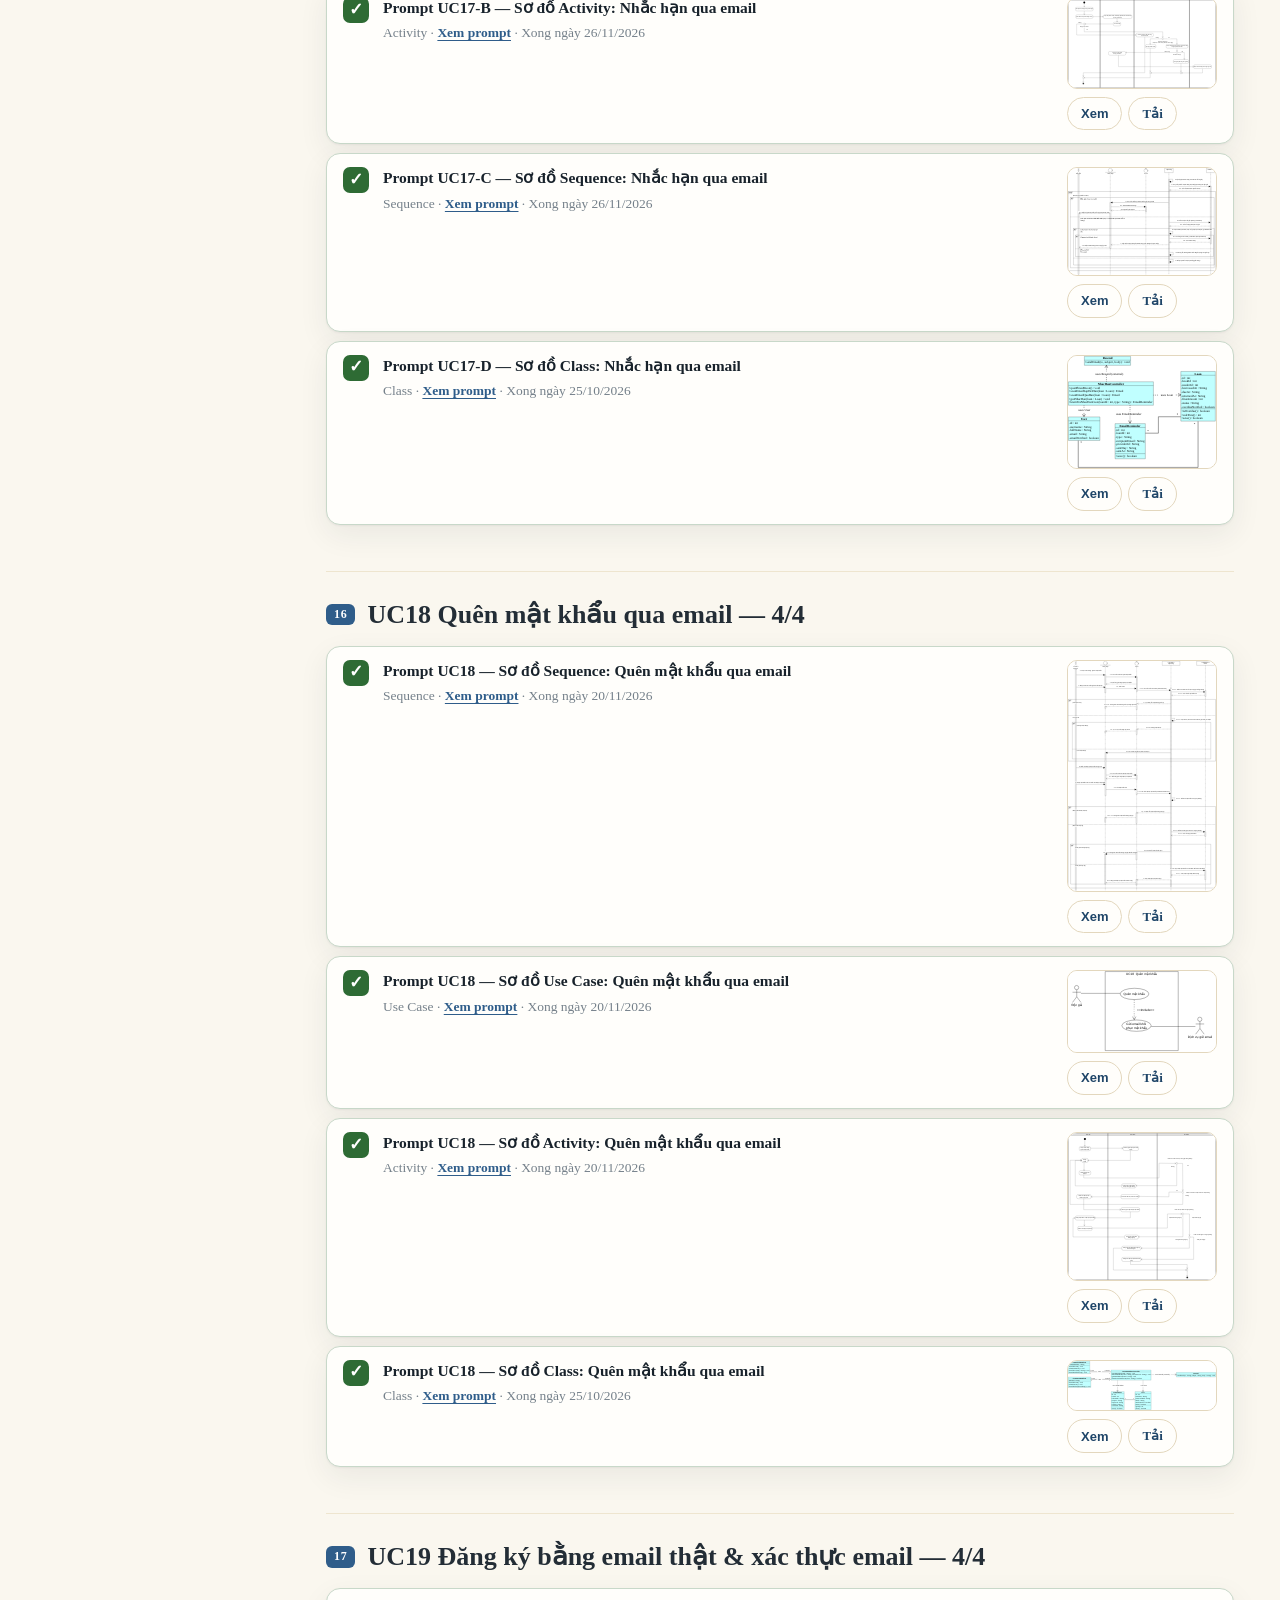
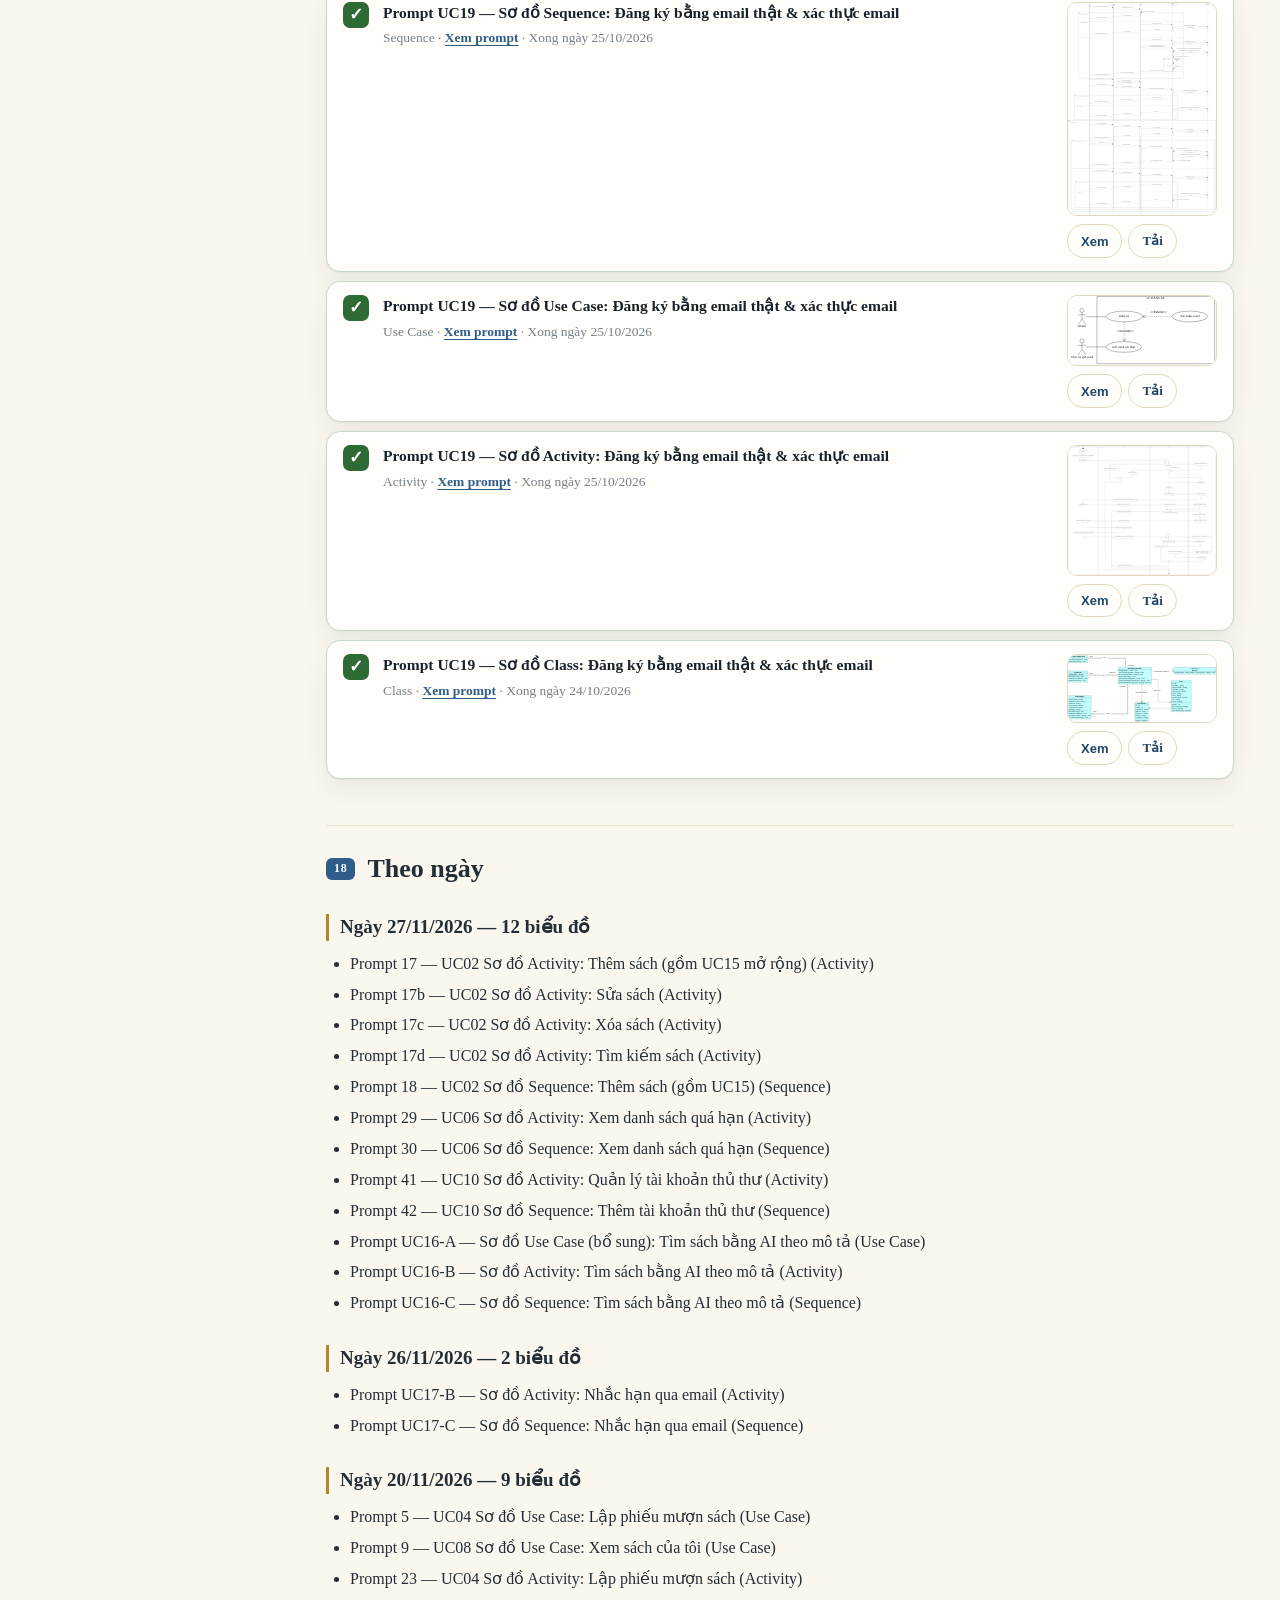
<file: tien-do.html>
<!DOCTYPE html>
<html lang="vi">
<head>
<meta charset="UTF-8">
<meta name="viewport" content="width=device-width, initial-scale=1">
<title>Tiến độ vẽ biểu đồ — Tài liệu CDIO 4</title>
<meta name="description" content="Tài liệu đồ án CDIO 4 — Website Quản lý Thư viện Đại học: conceive, phân tích thiết kế, prompt UML, kiểm thử, SQL.">
<link rel="icon" href="data:image/svg+xml,<svg xmlns='http://www.w3.org/2000/svg' viewBox='0 0 100 100'><text y='.9em' font-size='90'>B</text></svg>">
<link rel="stylesheet" href="style.css?v=9">
</head>
<body>
<header class="topbar">
  <button class="menu-btn" id="menuBtn" aria-label="Mở mục lục">&#9776;</button>
  <a class="brand" href="index.html">Tài liệu <em>CDIO 4</em></a>
  <span class="top-links"><a href="index.html">Mục lục</a><a href="https://nanioe.me">nanioe.me</a></span>
</header>
<div class="docs-layout">
<aside class="sidebar" id="sidebar">
<div class="side-label">Tài liệu</div>
<nav class="doc-nav">
<a href="index.html">Mục lục tổng</a>
<div class="nav-group">Thiết kế &amp; phân tích</div><a href="conceive.html">Conceive</a><a href="ho-so-thiet-ke.html">Hồ sơ phân tích &amp; thiết kế</a><a href="prompt-uml.html">Prompt UML (72 prompt)</a><a href="phan-ra.html">Phân rã</a><a href="luong-hoat-dong.html">Luồng hoạt động</a><div class="nav-group">Kiểm thử</div><a href="kich-ban-kiem-thu.html">Kịch bản kiểm thử</a><div class="nav-group">Dữ liệu</div><a href="du-lieu-sql.html">SQL reset CSDL</a><div class="nav-group">Tiến độ</div><a href="tien-do.html" class="active">Tiến độ</a><a href="phan-cong.html">Phân công</a>
</nav>
<div class="side-label">Trong trang này</div>
<nav class="toc">
<a href="#tong-the-2-2">Tổng thể — 2/2</a>
<a href="#uc01-dang-nhap-4-4">UC01 Đăng nhập — 4/4</a>
<a href="#uc02-quan-ly-sach-7-7">UC02 Quản lý sách — 7/7</a>
<a href="#uc03-quan-ly-doc-gia-4-4">UC03 Quản lý độc giả — 4/4</a>
<a href="#uc04-lap-phieu-muon-sach-4-4">UC04 Lập phiếu mượn sách — 4/4</a>
<a href="#uc05-duyet-tra-sach-4-4">UC05 Duyệt trả sách — 4/4</a>
<a href="#uc06-xem-danh-sach-qua-han-4-4">UC06 Xem danh sách quá hạn — 4/4</a>
<a href="#uc07-thong-ke-4-4">UC07 Thống kê — 4/4</a>
<a href="#uc08-xem-sach-cua-toi-4-4">UC08 Xem sách của tôi — 4/4</a>
<a href="#uc09-cau-hinh-he-thong-4-4">UC09 Cấu hình hệ thống — 4/4</a>
<a href="#uc10-quan-ly-tai-khoan-thu-thu-4-4">UC10 Quản lý tài khoản thủ thư — 4/4</a>
<a href="#uc11-dat-truoc-sach-4-4">UC11 Đặt trước sách — 4/4</a>
<a href="#uc13-he-thong-thong-bao-uc13a-quan-ly-uc13b-xem-7-7">UC13 Hệ thống thông báo (UC13a Quản lý, UC13b Xem) — 7/7</a>
<a href="#uc16-tim-sach-bang-ai-theo-mo-ta-4-4">UC16 Tìm sách bằng AI theo mô tả — 4/4</a>
<a href="#uc17-nhac-han-qua-email-4-4">UC17 Nhắc hạn qua email — 4/4</a>
<a href="#uc18-quen-mat-khau-qua-email-4-4">UC18 Quên mật khẩu qua email — 4/4</a>
<a href="#uc19-dang-ky-bang-email-that-xac-thuc-email-4-4">UC19 Đăng ký bằng email thật &amp; xác thực email — 4/4</a>
<a href="#theo-ngay">Theo ngày</a>
<a href="#ngay-27-11-2026-12-bieu-do" class="lv3">Ngày 27/11/2026 — 12 biểu đồ</a>
<a href="#ngay-26-11-2026-2-bieu-do" class="lv3">Ngày 26/11/2026 — 2 biểu đồ</a>
<a href="#ngay-20-11-2026-9-bieu-do" class="lv3">Ngày 20/11/2026 — 9 biểu đồ</a>
<a href="#ngay-18-11-2026-10-bieu-do" class="lv3">Ngày 18/11/2026 — 10 biểu đồ</a>
<a href="#ngay-30-10-2026-3-bieu-do" class="lv3">Ngày 30/10/2026 — 3 biểu đồ</a>
<a href="#ngay-25-10-2026-32-bieu-do" class="lv3">Ngày 25/10/2026 — 32 biểu đồ</a>
<a href="#ngay-24-10-2026-4-bieu-do" class="lv3">Ngày 24/10/2026 — 4 biểu đồ</a>
</nav>
</aside>
<div class="backdrop" id="backdrop"></div>
<main class="content">
<h1>Tiến độ vẽ biểu đồ</h1>
<p class="meta">Đồ án Website Quản lý Thư viện Đại học &middot; Cập nhật lần cuối: 27/11/2026</p>
<div class="prog-bar"><div style="width:100%"></div></div>
<p><strong>Đã xong 72 / 72 biểu đồ (100%).</strong> Còn 0 biểu đồ chưa xong.</p>
<div class="prog-note">Tick chung, ai mở web cũng thấy giống nhau. Trang này không tự tick trên trình duyệt: kha vẽ xong biểu đồ nào thì nhắn tỉ tên biểu đồ hoặc mã Prompt (ví dụ: Prompt 14, UC04 Sequence), tỉ cập nhật file tiến độ rồi push lại web. Muốn kèm ảnh thì gửi file PNG export từ Visual Paradigm, tỉ gắn vào đúng biểu đồ.</div>
<div class="prog-filters" id="progFilters"><button type="button" data-filter="all" class="on">Tất cả</button><button type="button" data-filter="done">Đã xong</button><button type="button" data-filter="todo">Chưa xong</button><button type="button" data-filter="withimg">Có ảnh</button><button type="button" data-filter="noimg">Chưa có ảnh</button></div>
<h2 id="tong-the-2-2">Tổng thể — 2/2</h2>
<div class="prog-item done" data-status="done" data-image="withimg"><span class="prog-check">&#10003;</span><div class="prog-main"><strong>Prompt 1 — Sơ đồ Use Case tổng thể</strong><div class="prog-meta">Use Case &middot; <a href="prompt-uml.html#prompt-1-overall-system-use-case-diagram">Xem prompt</a> &middot; Xong ngày 24/10/2026</div></div><div class="prog-img"><img src="images/prompt-1.svg" alt="Anh bieu do prompt-1" loading="lazy" class="prog-thumb" data-full="images/prompt-1.svg"><div class="prog-actions"><button type="button" class="prog-view" data-full="images/prompt-1.svg">Xem</button><a class="prog-download" href="images/prompt-1.svg" download>Tải</a></div></div></div>
<div class="prog-item done" data-status="done" data-image="withimg"><span class="prog-check">&#10003;</span><div class="prog-main"><strong>Prompt 51 — Sơ đồ ERD toàn hệ thống (sau các tính năng mới)</strong><div class="prog-meta">ERD &middot; <a href="prompt-uml.html#prompt-51-updated-system-wide-erd-after-the-new-features">Xem prompt</a> &middot; Xong ngày 24/10/2026</div></div><div class="prog-img"><img src="images/prompt-51-erd.svg" alt="Anh bieu do prompt-51" loading="lazy" class="prog-thumb" data-full="images/prompt-51-erd.svg"><div class="prog-actions"><button type="button" class="prog-view" data-full="images/prompt-51-erd.svg">Xem</button><a class="prog-download" href="images/prompt-51-erd.svg" download>Tải</a></div></div></div>
<h2 id="uc01-dang-nhap-4-4">UC01 Đăng nhập — 4/4</h2>
<div class="prog-item done" data-status="done" data-image="withimg"><span class="prog-check">&#10003;</span><div class="prog-main"><strong>Prompt 2 — UC01 Sơ đồ Use Case: Đăng nhập</strong><div class="prog-meta">Use Case &middot; <a href="prompt-uml.html#prompt-2-uc01-use-case-diagram-login">Xem prompt</a> &middot; Xong ngày 25/10/2026</div></div><div class="prog-img"><img src="images/prompt-2.svg" alt="Anh bieu do prompt-2" loading="lazy" class="prog-thumb" data-full="images/prompt-2.svg"><div class="prog-actions"><button type="button" class="prog-view" data-full="images/prompt-2.svg">Xem</button><a class="prog-download" href="images/prompt-2.svg" download>Tải</a></div></div></div>
<div class="prog-item done" data-status="done" data-image="withimg"><span class="prog-check">&#10003;</span><div class="prog-main"><strong>Prompt 14 — UC01 Sơ đồ Activity: Đăng nhập</strong><div class="prog-meta">Activity &middot; <a href="prompt-uml.html#prompt-14-uc01-activity-login">Xem prompt</a> &middot; Xong ngày 25/10/2026</div></div><div class="prog-img"><img src="images/prompt-14.svg" alt="Anh bieu do prompt-14" loading="lazy" class="prog-thumb" data-full="images/prompt-14.svg"><div class="prog-actions"><button type="button" class="prog-view" data-full="images/prompt-14.svg">Xem</button><a class="prog-download" href="images/prompt-14.svg" download>Tải</a></div></div></div>
<div class="prog-item done" data-status="done" data-image="withimg"><span class="prog-check">&#10003;</span><div class="prog-main"><strong>Prompt 15 — UC01 Sơ đồ Sequence: Đăng nhập</strong><div class="prog-meta">Sequence &middot; <a href="prompt-uml.html#prompt-15-uc01-sequence-login">Xem prompt</a> &middot; Xong ngày 25/10/2026</div></div><div class="prog-img"><img src="images/prompt-15.svg" alt="Anh bieu do prompt-15" loading="lazy" class="prog-thumb" data-full="images/prompt-15.svg"><div class="prog-actions"><button type="button" class="prog-view" data-full="images/prompt-15.svg">Xem</button><a class="prog-download" href="images/prompt-15.svg" download>Tải</a></div></div></div>
<div class="prog-item done" data-status="done" data-image="withimg"><span class="prog-check">&#10003;</span><div class="prog-main"><strong>Prompt 16 — UC01 Sơ đồ Class: Đăng nhập</strong><div class="prog-meta">Class &middot; <a href="prompt-uml.html#prompt-16-uc01-analysis-class">Xem prompt</a> &middot; Xong ngày 24/10/2026</div></div><div class="prog-img"><img src="images/prompt-16.svg" alt="Anh bieu do prompt-16" loading="lazy" class="prog-thumb" data-full="images/prompt-16.svg"><div class="prog-actions"><button type="button" class="prog-view" data-full="images/prompt-16.svg">Xem</button><a class="prog-download" href="images/prompt-16.svg" download>Tải</a></div></div></div>
<h2 id="uc02-quan-ly-sach-7-7">UC02 Quản lý sách — 7/7</h2>
<div class="prog-item done" data-status="done" data-image="withimg"><span class="prog-check">&#10003;</span><div class="prog-main"><strong>Prompt 3 — UC02 Sơ đồ Use Case: Quản lý sách</strong><div class="prog-meta">Use Case &middot; <a href="prompt-uml.html#prompt-3-uc02-use-case-diagram-book-management">Xem prompt</a> &middot; Xong ngày 30/10/2026</div></div><div class="prog-img"><img src="images/prompt-3.svg" alt="Anh bieu do prompt-3" loading="lazy" class="prog-thumb" data-full="images/prompt-3.svg"><div class="prog-actions"><button type="button" class="prog-view" data-full="images/prompt-3.svg">Xem</button><a class="prog-download" href="images/prompt-3.svg" download>Tải</a></div></div></div>
<div class="prog-item done" data-status="done" data-image="withimg"><span class="prog-check">&#10003;</span><div class="prog-main"><strong>Prompt 17 — UC02 Sơ đồ Activity: Thêm sách (gồm UC15 mở rộng)</strong><div class="prog-meta">Activity &middot; <a href="prompt-uml.html#prompt-17-uc02-activity-book-management-incl-uc15-extension">Xem prompt</a> &middot; Xong ngày 27/11/2026</div></div><div class="prog-img"><img src="images/prompt-17.svg" alt="Anh bieu do prompt-17" loading="lazy" class="prog-thumb" data-full="images/prompt-17.svg"><div class="prog-actions"><button type="button" class="prog-view" data-full="images/prompt-17.svg">Xem</button><a class="prog-download" href="images/prompt-17.svg" download>Tải</a></div></div></div>
<div class="prog-item done" data-status="done" data-image="withimg"><span class="prog-check">&#10003;</span><div class="prog-main"><strong>Prompt 17b — UC02 Sơ đồ Activity: Sửa sách</strong><div class="prog-meta">Activity &middot; <a href="prompt-uml.html#prompt-17b-uc02-activity-edit-book">Xem prompt</a> &middot; Xong ngày 27/11/2026</div></div><div class="prog-img"><img src="images/prompt-17b.svg" alt="Anh bieu do prompt-17b" loading="lazy" class="prog-thumb" data-full="images/prompt-17b.svg"><div class="prog-actions"><button type="button" class="prog-view" data-full="images/prompt-17b.svg">Xem</button><a class="prog-download" href="images/prompt-17b.svg" download>Tải</a></div></div></div>
<div class="prog-item done" data-status="done" data-image="withimg"><span class="prog-check">&#10003;</span><div class="prog-main"><strong>Prompt 17c — UC02 Sơ đồ Activity: Xóa sách</strong><div class="prog-meta">Activity &middot; <a href="prompt-uml.html#prompt-17c-uc02-activity-delete-book">Xem prompt</a> &middot; Xong ngày 27/11/2026</div></div><div class="prog-img"><img src="images/prompt-17c.svg" alt="Anh bieu do prompt-17c" loading="lazy" class="prog-thumb" data-full="images/prompt-17c.svg"><div class="prog-actions"><button type="button" class="prog-view" data-full="images/prompt-17c.svg">Xem</button><a class="prog-download" href="images/prompt-17c.svg" download>Tải</a></div></div></div>
<div class="prog-item done" data-status="done" data-image="withimg"><span class="prog-check">&#10003;</span><div class="prog-main"><strong>Prompt 17d — UC02 Sơ đồ Activity: Tìm kiếm sách</strong><div class="prog-meta">Activity &middot; <a href="prompt-uml.html#prompt-17d-uc02-activity-search-book">Xem prompt</a> &middot; Xong ngày 27/11/2026</div></div><div class="prog-img"><img src="images/prompt-17d.svg" alt="Anh bieu do prompt-17d" loading="lazy" class="prog-thumb" data-full="images/prompt-17d.svg"><div class="prog-actions"><button type="button" class="prog-view" data-full="images/prompt-17d.svg">Xem</button><a class="prog-download" href="images/prompt-17d.svg" download>Tải</a></div></div></div>
<div class="prog-item done" data-status="done" data-image="withimg"><span class="prog-check">&#10003;</span><div class="prog-main"><strong>Prompt 18 — UC02 Sơ đồ Sequence: Thêm sách (gồm UC15)</strong><div class="prog-meta">Sequence &middot; <a href="prompt-uml.html#prompt-18-uc02-sequence-add-book-incl-uc15">Xem prompt</a> &middot; Xong ngày 27/11/2026</div></div><div class="prog-img"><img src="images/prompt-18.svg" alt="Anh bieu do prompt-18" loading="lazy" class="prog-thumb" data-full="images/prompt-18.svg"><div class="prog-actions"><button type="button" class="prog-view" data-full="images/prompt-18.svg">Xem</button><a class="prog-download" href="images/prompt-18.svg" download>Tải</a></div></div></div>
<div class="prog-item done" data-status="done" data-image="withimg"><span class="prog-check">&#10003;</span><div class="prog-main"><strong>Prompt 19 — UC02 Sơ đồ Class: Quản lý sách</strong><div class="prog-meta">Class &middot; <a href="prompt-uml.html#prompt-19-uc02-analysis-class">Xem prompt</a> &middot; Xong ngày 25/10/2026</div></div><div class="prog-img"><img src="images/prompt-19.svg" alt="Anh bieu do prompt-19" loading="lazy" class="prog-thumb" data-full="images/prompt-19.svg"><div class="prog-actions"><button type="button" class="prog-view" data-full="images/prompt-19.svg">Xem</button><a class="prog-download" href="images/prompt-19.svg" download>Tải</a></div></div></div>
<h2 id="uc03-quan-ly-doc-gia-4-4">UC03 Quản lý độc giả — 4/4</h2>
<div class="prog-item done" data-status="done" data-image="withimg"><span class="prog-check">&#10003;</span><div class="prog-main"><strong>Prompt 4 — UC03 Sơ đồ Use Case: Quản lý độc giả</strong><div class="prog-meta">Use Case &middot; <a href="prompt-uml.html#prompt-4-uc03-use-case-diagram-reader-management">Xem prompt</a> &middot; Xong ngày 18/11/2026</div></div><div class="prog-img"><img src="images/prompt-4.svg" alt="Anh bieu do prompt-4" loading="lazy" class="prog-thumb" data-full="images/prompt-4.svg"><div class="prog-actions"><button type="button" class="prog-view" data-full="images/prompt-4.svg">Xem</button><a class="prog-download" href="images/prompt-4.svg" download>Tải</a></div></div></div>
<div class="prog-item done" data-status="done" data-image="withimg"><span class="prog-check">&#10003;</span><div class="prog-main"><strong>Prompt 20 — UC03 Sơ đồ Activity: Quản lý độc giả</strong><div class="prog-meta">Activity &middot; <a href="prompt-uml.html#prompt-20-uc03-activity-reader-management">Xem prompt</a> &middot; Xong ngày 18/11/2026</div></div><div class="prog-img"><img src="images/prompt-20.svg" alt="Anh bieu do prompt-20" loading="lazy" class="prog-thumb" data-full="images/prompt-20.svg"><div class="prog-actions"><button type="button" class="prog-view" data-full="images/prompt-20.svg">Xem</button><a class="prog-download" href="images/prompt-20.svg" download>Tải</a></div></div></div>
<div class="prog-item done" data-status="done" data-image="withimg"><span class="prog-check">&#10003;</span><div class="prog-main"><strong>Prompt 21 — UC03 Sơ đồ Sequence: Thêm độc giả</strong><div class="prog-meta">Sequence &middot; <a href="prompt-uml.html#prompt-21-uc03-sequence-add-reader">Xem prompt</a> &middot; Xong ngày 18/11/2026</div></div><div class="prog-img"><img src="images/prompt-21.svg" alt="Anh bieu do prompt-21" loading="lazy" class="prog-thumb" data-full="images/prompt-21.svg"><div class="prog-actions"><button type="button" class="prog-view" data-full="images/prompt-21.svg">Xem</button><a class="prog-download" href="images/prompt-21.svg" download>Tải</a></div></div></div>
<div class="prog-item done" data-status="done" data-image="withimg"><span class="prog-check">&#10003;</span><div class="prog-main"><strong>Prompt 22 — UC03 Sơ đồ Class: Quản lý độc giả</strong><div class="prog-meta">Class &middot; <a href="prompt-uml.html#prompt-22-uc03-analysis-class">Xem prompt</a> &middot; Xong ngày 25/10/2026</div></div><div class="prog-img"><img src="images/prompt-22.svg" alt="Anh bieu do prompt-22" loading="lazy" class="prog-thumb" data-full="images/prompt-22.svg"><div class="prog-actions"><button type="button" class="prog-view" data-full="images/prompt-22.svg">Xem</button><a class="prog-download" href="images/prompt-22.svg" download>Tải</a></div></div></div>
<h2 id="uc04-lap-phieu-muon-sach-4-4">UC04 Lập phiếu mượn sách — 4/4</h2>
<div class="prog-item done" data-status="done" data-image="withimg"><span class="prog-check">&#10003;</span><div class="prog-main"><strong>Prompt 5 — UC04 Sơ đồ Use Case: Lập phiếu mượn sách</strong><div class="prog-meta">Use Case &middot; <a href="prompt-uml.html#prompt-5-uc04-use-case-diagram-borrow-book">Xem prompt</a> &middot; Xong ngày 20/11/2026</div></div><div class="prog-img"><img src="images/prompt-5.svg" alt="Anh bieu do prompt-5" loading="lazy" class="prog-thumb" data-full="images/prompt-5.svg"><div class="prog-actions"><button type="button" class="prog-view" data-full="images/prompt-5.svg">Xem</button><a class="prog-download" href="images/prompt-5.svg" download>Tải</a></div></div></div>
<div class="prog-item done" data-status="done" data-image="withimg"><span class="prog-check">&#10003;</span><div class="prog-main"><strong>Prompt 23 — UC04 Sơ đồ Activity: Lập phiếu mượn sách</strong><div class="prog-meta">Activity &middot; <a href="prompt-uml.html#prompt-23-uc04-activity-borrow-book">Xem prompt</a> &middot; Xong ngày 20/11/2026</div></div><div class="prog-img"><img src="images/prompt-23.svg" alt="Anh bieu do prompt-23" loading="lazy" class="prog-thumb" data-full="images/prompt-23.svg"><div class="prog-actions"><button type="button" class="prog-view" data-full="images/prompt-23.svg">Xem</button><a class="prog-download" href="images/prompt-23.svg" download>Tải</a></div></div></div>
<div class="prog-item done" data-status="done" data-image="withimg"><span class="prog-check">&#10003;</span><div class="prog-main"><strong>Prompt 24 — UC04 Sơ đồ Sequence: Lập phiếu mượn sách</strong><div class="prog-meta">Sequence &middot; <a href="prompt-uml.html#prompt-24-uc04-sequence-borrow-book">Xem prompt</a> &middot; Xong ngày 20/11/2026</div></div><div class="prog-img"><img src="images/prompt-24.svg" alt="Anh bieu do prompt-24" loading="lazy" class="prog-thumb" data-full="images/prompt-24.svg"><div class="prog-actions"><button type="button" class="prog-view" data-full="images/prompt-24.svg">Xem</button><a class="prog-download" href="images/prompt-24.svg" download>Tải</a></div></div></div>
<div class="prog-item done" data-status="done" data-image="withimg"><span class="prog-check">&#10003;</span><div class="prog-main"><strong>Prompt 25 — UC04 Sơ đồ Class: Lập phiếu mượn sách</strong><div class="prog-meta">Class &middot; <a href="prompt-uml.html#prompt-25-uc04-analysis-class">Xem prompt</a> &middot; Xong ngày 25/10/2026</div></div><div class="prog-img"><img src="images/prompt-25.svg" alt="Anh bieu do prompt-25" loading="lazy" class="prog-thumb" data-full="images/prompt-25.svg"><div class="prog-actions"><button type="button" class="prog-view" data-full="images/prompt-25.svg">Xem</button><a class="prog-download" href="images/prompt-25.svg" download>Tải</a></div></div></div>
<h2 id="uc05-duyet-tra-sach-4-4">UC05 Duyệt trả sách — 4/4</h2>
<div class="prog-item done" data-status="done" data-image="withimg"><span class="prog-check">&#10003;</span><div class="prog-main"><strong>Prompt 6 — UC05 Sơ đồ Use Case: Duyệt trả sách</strong><div class="prog-meta">Use Case &middot; <a href="prompt-uml.html#prompt-6-uc05-use-case-diagram-return-book">Xem prompt</a> &middot; Xong ngày 25/10/2026</div></div><div class="prog-img"><img src="images/prompt-6.svg" alt="Anh bieu do prompt-6" loading="lazy" class="prog-thumb" data-full="images/prompt-6.svg"><div class="prog-actions"><button type="button" class="prog-view" data-full="images/prompt-6.svg">Xem</button><a class="prog-download" href="images/prompt-6.svg" download>Tải</a></div></div></div>
<div class="prog-item done" data-status="done" data-image="withimg"><span class="prog-check">&#10003;</span><div class="prog-main"><strong>Prompt 26 — UC05 Sơ đồ Activity: Duyệt trả sách</strong><div class="prog-meta">Activity &middot; <a href="prompt-uml.html#prompt-26-uc05-activity-return-book">Xem prompt</a> &middot; Xong ngày 25/10/2026</div></div><div class="prog-img"><img src="images/prompt-26.svg" alt="Anh bieu do prompt-26" loading="lazy" class="prog-thumb" data-full="images/prompt-26.svg"><div class="prog-actions"><button type="button" class="prog-view" data-full="images/prompt-26.svg">Xem</button><a class="prog-download" href="images/prompt-26.svg" download>Tải</a></div></div></div>
<div class="prog-item done" data-status="done" data-image="withimg"><span class="prog-check">&#10003;</span><div class="prog-main"><strong>Prompt 27 — UC05 Sơ đồ Sequence: Duyệt trả sách</strong><div class="prog-meta">Sequence &middot; <a href="prompt-uml.html#prompt-27-uc05-sequence-return-book">Xem prompt</a> &middot; Xong ngày 25/10/2026</div></div><div class="prog-img"><img src="images/prompt-27.svg" alt="Anh bieu do prompt-27" loading="lazy" class="prog-thumb" data-full="images/prompt-27.svg"><div class="prog-actions"><button type="button" class="prog-view" data-full="images/prompt-27.svg">Xem</button><a class="prog-download" href="images/prompt-27.svg" download>Tải</a></div></div></div>
<div class="prog-item done" data-status="done" data-image="withimg"><span class="prog-check">&#10003;</span><div class="prog-main"><strong>Prompt 28 — UC05 Sơ đồ Class: Duyệt trả sách</strong><div class="prog-meta">Class &middot; <a href="prompt-uml.html#prompt-28-uc05-analysis-class">Xem prompt</a> &middot; Xong ngày 25/10/2026</div></div><div class="prog-img"><img src="images/prompt-28.svg" alt="Anh bieu do prompt-28" loading="lazy" class="prog-thumb" data-full="images/prompt-28.svg"><div class="prog-actions"><button type="button" class="prog-view" data-full="images/prompt-28.svg">Xem</button><a class="prog-download" href="images/prompt-28.svg" download>Tải</a></div></div></div>
<h2 id="uc06-xem-danh-sach-qua-han-4-4">UC06 Xem danh sách quá hạn — 4/4</h2>
<div class="prog-item done" data-status="done" data-image="withimg"><span class="prog-check">&#10003;</span><div class="prog-main"><strong>Prompt 7 — UC06 Sơ đồ Use Case: Xem danh sách quá hạn</strong><div class="prog-meta">Use Case &middot; <a href="prompt-uml.html#prompt-7-uc06-use-case-diagram-overdue-list">Xem prompt</a> &middot; Xong ngày 30/10/2026</div></div><div class="prog-img"><img src="images/prompt-7.svg" alt="Anh bieu do prompt-7" loading="lazy" class="prog-thumb" data-full="images/prompt-7.svg"><div class="prog-actions"><button type="button" class="prog-view" data-full="images/prompt-7.svg">Xem</button><a class="prog-download" href="images/prompt-7.svg" download>Tải</a></div></div></div>
<div class="prog-item done" data-status="done" data-image="withimg"><span class="prog-check">&#10003;</span><div class="prog-main"><strong>Prompt 29 — UC06 Sơ đồ Activity: Xem danh sách quá hạn</strong><div class="prog-meta">Activity &middot; <a href="prompt-uml.html#prompt-29-uc06-activity-overdue-list">Xem prompt</a> &middot; Xong ngày 27/11/2026</div></div><div class="prog-img"><img src="images/prompt-29.svg" alt="Anh bieu do prompt-29" loading="lazy" class="prog-thumb" data-full="images/prompt-29.svg"><div class="prog-actions"><button type="button" class="prog-view" data-full="images/prompt-29.svg">Xem</button><a class="prog-download" href="images/prompt-29.svg" download>Tải</a></div></div></div>
<div class="prog-item done" data-status="done" data-image="withimg"><span class="prog-check">&#10003;</span><div class="prog-main"><strong>Prompt 30 — UC06 Sơ đồ Sequence: Xem danh sách quá hạn</strong><div class="prog-meta">Sequence &middot; <a href="prompt-uml.html#prompt-30-uc06-sequence-overdue-list">Xem prompt</a> &middot; Xong ngày 27/11/2026</div></div><div class="prog-img"><img src="images/prompt-30.svg" alt="Anh bieu do prompt-30" loading="lazy" class="prog-thumb" data-full="images/prompt-30.svg"><div class="prog-actions"><button type="button" class="prog-view" data-full="images/prompt-30.svg">Xem</button><a class="prog-download" href="images/prompt-30.svg" download>Tải</a></div></div></div>
<div class="prog-item done" data-status="done" data-image="withimg"><span class="prog-check">&#10003;</span><div class="prog-main"><strong>Prompt 31 — UC06 Sơ đồ Class: Xem danh sách quá hạn</strong><div class="prog-meta">Class &middot; <a href="prompt-uml.html#prompt-31-uc06-analysis-class">Xem prompt</a> &middot; Xong ngày 25/10/2026</div></div><div class="prog-img"><img src="images/prompt-31.svg" alt="Anh bieu do prompt-31" loading="lazy" class="prog-thumb" data-full="images/prompt-31.svg"><div class="prog-actions"><button type="button" class="prog-view" data-full="images/prompt-31.svg">Xem</button><a class="prog-download" href="images/prompt-31.svg" download>Tải</a></div></div></div>
<h2 id="uc07-thong-ke-4-4">UC07 Thống kê — 4/4</h2>
<div class="prog-item done" data-status="done" data-image="withimg"><span class="prog-check">&#10003;</span><div class="prog-main"><strong>Prompt 8 — UC07 Sơ đồ Use Case: Thống kê</strong><div class="prog-meta">Use Case &middot; <a href="prompt-uml.html#prompt-8-uc07-use-case-diagram-statistics">Xem prompt</a> &middot; Xong ngày 18/11/2026</div></div><div class="prog-img"><img src="images/prompt-8.svg" alt="Anh bieu do prompt-8" loading="lazy" class="prog-thumb" data-full="images/prompt-8.svg"><div class="prog-actions"><button type="button" class="prog-view" data-full="images/prompt-8.svg">Xem</button><a class="prog-download" href="images/prompt-8.svg" download>Tải</a></div></div></div>
<div class="prog-item done" data-status="done" data-image="withimg"><span class="prog-check">&#10003;</span><div class="prog-main"><strong>Prompt 32 — UC07 Sơ đồ Activity: Thống kê (gồm UC14 xuất báo cáo)</strong><div class="prog-meta">Activity &middot; <a href="prompt-uml.html#prompt-32-uc07-activity-statistics-incl-uc14-report-export">Xem prompt</a> &middot; Xong ngày 18/11/2026</div></div><div class="prog-img"><img src="images/prompt-32.svg" alt="Anh bieu do prompt-32" loading="lazy" class="prog-thumb" data-full="images/prompt-32.svg"><div class="prog-actions"><button type="button" class="prog-view" data-full="images/prompt-32.svg">Xem</button><a class="prog-download" href="images/prompt-32.svg" download>Tải</a></div></div></div>
<div class="prog-item done" data-status="done" data-image="withimg"><span class="prog-check">&#10003;</span><div class="prog-main"><strong>Prompt 33 — UC07 Sơ đồ Sequence: Thống kê (gồm UC14)</strong><div class="prog-meta">Sequence &middot; <a href="prompt-uml.html#prompt-33-uc07-sequence-statistics-incl-uc14">Xem prompt</a> &middot; Xong ngày 18/11/2026</div></div><div class="prog-img"><img src="images/prompt-33.svg" alt="Anh bieu do prompt-33" loading="lazy" class="prog-thumb" data-full="images/prompt-33.svg"><div class="prog-actions"><button type="button" class="prog-view" data-full="images/prompt-33.svg">Xem</button><a class="prog-download" href="images/prompt-33.svg" download>Tải</a></div></div></div>
<div class="prog-item done" data-status="done" data-image="withimg"><span class="prog-check">&#10003;</span><div class="prog-main"><strong>Prompt 34 — UC07 Sơ đồ Class: Thống kê</strong><div class="prog-meta">Class &middot; <a href="prompt-uml.html#prompt-34-uc07-analysis-class">Xem prompt</a> &middot; Xong ngày 25/10/2026</div></div><div class="prog-img"><img src="images/prompt-34.svg" alt="Anh bieu do prompt-34" loading="lazy" class="prog-thumb" data-full="images/prompt-34.svg"><div class="prog-actions"><button type="button" class="prog-view" data-full="images/prompt-34.svg">Xem</button><a class="prog-download" href="images/prompt-34.svg" download>Tải</a></div></div></div>
<h2 id="uc08-xem-sach-cua-toi-4-4">UC08 Xem sách của tôi — 4/4</h2>
<div class="prog-item done" data-status="done" data-image="withimg"><span class="prog-check">&#10003;</span><div class="prog-main"><strong>Prompt 9 — UC08 Sơ đồ Use Case: Xem sách của tôi</strong><div class="prog-meta">Use Case &middot; <a href="prompt-uml.html#prompt-9-uc08-use-case-diagram-my-books">Xem prompt</a> &middot; Xong ngày 20/11/2026</div></div><div class="prog-img"><img src="images/prompt-9.svg" alt="Anh bieu do prompt-9" loading="lazy" class="prog-thumb" data-full="images/prompt-9.svg"><div class="prog-actions"><button type="button" class="prog-view" data-full="images/prompt-9.svg">Xem</button><a class="prog-download" href="images/prompt-9.svg" download>Tải</a></div></div></div>
<div class="prog-item done" data-status="done" data-image="withimg"><span class="prog-check">&#10003;</span><div class="prog-main"><strong>Prompt 35 — UC08 Sơ đồ Activity: Xem sách của tôi</strong><div class="prog-meta">Activity &middot; <a href="prompt-uml.html#prompt-35-uc08-activity-my-books">Xem prompt</a> &middot; Xong ngày 20/11/2026</div></div><div class="prog-img"><img src="images/prompt-35.svg" alt="Anh bieu do prompt-35" loading="lazy" class="prog-thumb" data-full="images/prompt-35.svg"><div class="prog-actions"><button type="button" class="prog-view" data-full="images/prompt-35.svg">Xem</button><a class="prog-download" href="images/prompt-35.svg" download>Tải</a></div></div></div>
<div class="prog-item done" data-status="done" data-image="withimg"><span class="prog-check">&#10003;</span><div class="prog-main"><strong>Prompt 36 — UC08 Sơ đồ Sequence: Xem sách của tôi</strong><div class="prog-meta">Sequence &middot; <a href="prompt-uml.html#prompt-36-uc08-sequence-my-books">Xem prompt</a> &middot; Xong ngày 20/11/2026</div></div><div class="prog-img"><img src="images/prompt-36.svg" alt="Anh bieu do prompt-36" loading="lazy" class="prog-thumb" data-full="images/prompt-36.svg"><div class="prog-actions"><button type="button" class="prog-view" data-full="images/prompt-36.svg">Xem</button><a class="prog-download" href="images/prompt-36.svg" download>Tải</a></div></div></div>
<div class="prog-item done" data-status="done" data-image="withimg"><span class="prog-check">&#10003;</span><div class="prog-main"><strong>Prompt 37 — UC08 Sơ đồ Class: Xem sách của tôi</strong><div class="prog-meta">Class &middot; <a href="prompt-uml.html#prompt-37-uc08-analysis-class">Xem prompt</a> &middot; Xong ngày 25/10/2026</div></div><div class="prog-img"><img src="images/prompt-37.svg" alt="Anh bieu do prompt-37" loading="lazy" class="prog-thumb" data-full="images/prompt-37.svg"><div class="prog-actions"><button type="button" class="prog-view" data-full="images/prompt-37.svg">Xem</button><a class="prog-download" href="images/prompt-37.svg" download>Tải</a></div></div></div>
<h2 id="uc09-cau-hinh-he-thong-4-4">UC09 Cấu hình hệ thống — 4/4</h2>
<div class="prog-item done" data-status="done" data-image="withimg"><span class="prog-check">&#10003;</span><div class="prog-main"><strong>Prompt 10 — UC09 Sơ đồ Use Case: Cấu hình hệ thống</strong><div class="prog-meta">Use Case &middot; <a href="prompt-uml.html#prompt-10-uc09-use-case-diagram-system-configuration">Xem prompt</a> &middot; Xong ngày 25/10/2026</div></div><div class="prog-img"><img src="images/prompt-10.svg" alt="Anh bieu do prompt-10" loading="lazy" class="prog-thumb" data-full="images/prompt-10.svg"><div class="prog-actions"><button type="button" class="prog-view" data-full="images/prompt-10.svg">Xem</button><a class="prog-download" href="images/prompt-10.svg" download>Tải</a></div></div></div>
<div class="prog-item done" data-status="done" data-image="withimg"><span class="prog-check">&#10003;</span><div class="prog-main"><strong>Prompt 38 — UC09 Sơ đồ Activity: Cấu hình hệ thống</strong><div class="prog-meta">Activity &middot; <a href="prompt-uml.html#prompt-38-uc09-activity-system-configuration">Xem prompt</a> &middot; Xong ngày 25/10/2026</div></div><div class="prog-img"><img src="images/prompt-38.svg" alt="Anh bieu do prompt-38" loading="lazy" class="prog-thumb" data-full="images/prompt-38.svg"><div class="prog-actions"><button type="button" class="prog-view" data-full="images/prompt-38.svg">Xem</button><a class="prog-download" href="images/prompt-38.svg" download>Tải</a></div></div></div>
<div class="prog-item done" data-status="done" data-image="withimg"><span class="prog-check">&#10003;</span><div class="prog-main"><strong>Prompt 39 — UC09 Sơ đồ Sequence: Cấu hình hệ thống</strong><div class="prog-meta">Sequence &middot; <a href="prompt-uml.html#prompt-39-uc09-sequence-system-configuration">Xem prompt</a> &middot; Xong ngày 25/10/2026</div></div><div class="prog-img"><img src="images/prompt-39.svg" alt="Anh bieu do prompt-39" loading="lazy" class="prog-thumb" data-full="images/prompt-39.svg"><div class="prog-actions"><button type="button" class="prog-view" data-full="images/prompt-39.svg">Xem</button><a class="prog-download" href="images/prompt-39.svg" download>Tải</a></div></div></div>
<div class="prog-item done" data-status="done" data-image="withimg"><span class="prog-check">&#10003;</span><div class="prog-main"><strong>Prompt 40 — UC09 Sơ đồ Class: Cấu hình hệ thống</strong><div class="prog-meta">Class &middot; <a href="prompt-uml.html#prompt-40-uc09-analysis-class">Xem prompt</a> &middot; Xong ngày 25/10/2026</div></div><div class="prog-img"><img src="images/prompt-40.svg" alt="Anh bieu do prompt-40" loading="lazy" class="prog-thumb" data-full="images/prompt-40.svg"><div class="prog-actions"><button type="button" class="prog-view" data-full="images/prompt-40.svg">Xem</button><a class="prog-download" href="images/prompt-40.svg" download>Tải</a></div></div></div>
<h2 id="uc10-quan-ly-tai-khoan-thu-thu-4-4">UC10 Quản lý tài khoản thủ thư — 4/4</h2>
<div class="prog-item done" data-status="done" data-image="withimg"><span class="prog-check">&#10003;</span><div class="prog-main"><strong>Prompt 11 — UC10 Sơ đồ Use Case: Quản lý tài khoản thủ thư</strong><div class="prog-meta">Use Case &middot; <a href="prompt-uml.html#prompt-11-uc10-use-case-diagram-librarian-account-management">Xem prompt</a> &middot; Xong ngày 30/10/2026</div></div><div class="prog-img"><img src="images/prompt-11.svg" alt="Anh bieu do prompt-11" loading="lazy" class="prog-thumb" data-full="images/prompt-11.svg"><div class="prog-actions"><button type="button" class="prog-view" data-full="images/prompt-11.svg">Xem</button><a class="prog-download" href="images/prompt-11.svg" download>Tải</a></div></div></div>
<div class="prog-item done" data-status="done" data-image="withimg"><span class="prog-check">&#10003;</span><div class="prog-main"><strong>Prompt 41 — UC10 Sơ đồ Activity: Quản lý tài khoản thủ thư</strong><div class="prog-meta">Activity &middot; <a href="prompt-uml.html#prompt-41-uc10-activity-librarian-account-management">Xem prompt</a> &middot; Xong ngày 27/11/2026</div></div><div class="prog-img"><img src="images/prompt-41.svg" alt="Anh bieu do prompt-41" loading="lazy" class="prog-thumb" data-full="images/prompt-41.svg"><div class="prog-actions"><button type="button" class="prog-view" data-full="images/prompt-41.svg">Xem</button><a class="prog-download" href="images/prompt-41.svg" download>Tải</a></div></div></div>
<div class="prog-item done" data-status="done" data-image="withimg"><span class="prog-check">&#10003;</span><div class="prog-main"><strong>Prompt 42 — UC10 Sơ đồ Sequence: Thêm tài khoản thủ thư</strong><div class="prog-meta">Sequence &middot; <a href="prompt-uml.html#prompt-42-uc10-sequence-add-librarian-account">Xem prompt</a> &middot; Xong ngày 27/11/2026</div></div><div class="prog-img"><img src="images/prompt-42.svg" alt="Anh bieu do prompt-42" loading="lazy" class="prog-thumb" data-full="images/prompt-42.svg"><div class="prog-actions"><button type="button" class="prog-view" data-full="images/prompt-42.svg">Xem</button><a class="prog-download" href="images/prompt-42.svg" download>Tải</a></div></div></div>
<div class="prog-item done" data-status="done" data-image="withimg"><span class="prog-check">&#10003;</span><div class="prog-main"><strong>Prompt 43 — UC10 Sơ đồ Class: Quản lý tài khoản thủ thư</strong><div class="prog-meta">Class &middot; <a href="prompt-uml.html#prompt-43-uc10-analysis-class">Xem prompt</a> &middot; Xong ngày 25/10/2026</div></div><div class="prog-img"><img src="images/prompt-43.svg" alt="Anh bieu do prompt-43" loading="lazy" class="prog-thumb" data-full="images/prompt-43.svg"><div class="prog-actions"><button type="button" class="prog-view" data-full="images/prompt-43.svg">Xem</button><a class="prog-download" href="images/prompt-43.svg" download>Tải</a></div></div></div>
<h2 id="uc11-dat-truoc-sach-4-4">UC11 Đặt trước sách — 4/4</h2>
<div class="prog-item done" data-status="done" data-image="withimg"><span class="prog-check">&#10003;</span><div class="prog-main"><strong>Prompt 12 — UC11 Sơ đồ Use Case: Đặt trước sách</strong><div class="prog-meta">Use Case &middot; <a href="prompt-uml.html#prompt-12-uc11-use-case-diagram-reserve-book">Xem prompt</a> &middot; Xong ngày 18/11/2026</div></div><div class="prog-img"><img src="images/prompt-12.svg" alt="Anh bieu do prompt-12" loading="lazy" class="prog-thumb" data-full="images/prompt-12.svg"><div class="prog-actions"><button type="button" class="prog-view" data-full="images/prompt-12.svg">Xem</button><a class="prog-download" href="images/prompt-12.svg" download>Tải</a></div></div></div>
<div class="prog-item done" data-status="done" data-image="withimg"><span class="prog-check">&#10003;</span><div class="prog-main"><strong>Prompt 44 — UC11 Sơ đồ Activity: Đặt trước sách (luồng mới có duyệt)</strong><div class="prog-meta">Activity &middot; <a href="prompt-uml.html#prompt-44-uc11-activity-reserve-book-new-flow-with-approval">Xem prompt</a> &middot; Xong ngày 18/11/2026</div></div><div class="prog-img"><img src="images/prompt-44.svg" alt="Anh bieu do prompt-44" loading="lazy" class="prog-thumb" data-full="images/prompt-44.svg"><div class="prog-actions"><button type="button" class="prog-view" data-full="images/prompt-44.svg">Xem</button><a class="prog-download" href="images/prompt-44.svg" download>Tải</a></div></div></div>
<div class="prog-item done" data-status="done" data-image="withimg"><span class="prog-check">&#10003;</span><div class="prog-main"><strong>Prompt 45 — UC11 Sơ đồ Sequence: Đặt trước và duyệt (luồng mới)</strong><div class="prog-meta">Sequence &middot; <a href="prompt-uml.html#prompt-45-uc11-sequence-reserve-and-approve-new-flow">Xem prompt</a> &middot; Xong ngày 18/11/2026</div></div><div class="prog-img"><img src="images/prompt-45.svg" alt="Anh bieu do prompt-45" loading="lazy" class="prog-thumb" data-full="images/prompt-45.svg"><div class="prog-actions"><button type="button" class="prog-view" data-full="images/prompt-45.svg">Xem</button><a class="prog-download" href="images/prompt-45.svg" download>Tải</a></div></div></div>
<div class="prog-item done" data-status="done" data-image="withimg"><span class="prog-check">&#10003;</span><div class="prog-main"><strong>Prompt 46 — UC11 Sơ đồ Class: Đặt trước sách (luồng mới)</strong><div class="prog-meta">Class &middot; <a href="prompt-uml.html#prompt-46-uc11-analysis-class-new-flow">Xem prompt</a> &middot; Xong ngày 25/10/2026</div></div><div class="prog-img"><img src="images/prompt-46.svg" alt="Anh bieu do prompt-46" loading="lazy" class="prog-thumb" data-full="images/prompt-46.svg"><div class="prog-actions"><button type="button" class="prog-view" data-full="images/prompt-46.svg">Xem</button><a class="prog-download" href="images/prompt-46.svg" download>Tải</a></div></div></div>
<h2 id="uc13-he-thong-thong-bao-uc13a-quan-ly-uc13b-xem-7-7">UC13 Hệ thống thông báo (UC13a Quản lý, UC13b Xem) — 7/7</h2>
<div class="prog-item done" data-status="done" data-image="withimg"><span class="prog-check">&#10003;</span><div class="prog-main"><strong>Prompt 48a — UC13a Sơ đồ Use Case: Quản lý thông báo</strong><div class="prog-meta">Use Case &middot; <a href="prompt-uml.html#prompt-48a-uc13a-use-case-diagram-notification-management">Xem prompt</a> &middot; Xong ngày 25/10/2026</div></div><div class="prog-img"><img src="images/prompt-48a.svg" alt="Anh bieu do prompt-48a" loading="lazy" class="prog-thumb" data-full="images/prompt-48a.svg"><div class="prog-actions"><button type="button" class="prog-view" data-full="images/prompt-48a.svg">Xem</button><a class="prog-download" href="images/prompt-48a.svg" download>Tải</a></div></div></div>
<div class="prog-item done" data-status="done" data-image="withimg"><span class="prog-check">&#10003;</span><div class="prog-main"><strong>Prompt 48b — UC13b Sơ đồ Use Case: Xem thông báo</strong><div class="prog-meta">Use Case &middot; <a href="prompt-uml.html#prompt-48b-uc13b-use-case-diagram-view-notifications">Xem prompt</a> &middot; Xong ngày 25/10/2026</div></div><div class="prog-img"><img src="images/prompt-48b.svg" alt="Anh bieu do prompt-48b" loading="lazy" class="prog-thumb" data-full="images/prompt-48b.svg"><div class="prog-actions"><button type="button" class="prog-view" data-full="images/prompt-48b.svg">Xem</button><a class="prog-download" href="images/prompt-48b.svg" download>Tải</a></div></div></div>
<div class="prog-item done" data-status="done" data-image="withimg"><span class="prog-check">&#10003;</span><div class="prog-main"><strong>Prompt 49a — UC13a Sơ đồ Activity: Quản lý thông báo</strong><div class="prog-meta">Activity &middot; <a href="prompt-uml.html#prompt-49a-uc13a-activity-notification-management">Xem prompt</a> &middot; Xong ngày 25/10/2026</div></div><div class="prog-img"><img src="images/prompt-49a.svg" alt="Anh bieu do prompt-49a" loading="lazy" class="prog-thumb" data-full="images/prompt-49a.svg"><div class="prog-actions"><button type="button" class="prog-view" data-full="images/prompt-49a.svg">Xem</button><a class="prog-download" href="images/prompt-49a.svg" download>Tải</a></div></div></div>
<div class="prog-item done" data-status="done" data-image="withimg"><span class="prog-check">&#10003;</span><div class="prog-main"><strong>Prompt 49b — UC13b Sơ đồ Activity: Xem thông báo</strong><div class="prog-meta">Activity &middot; <a href="prompt-uml.html#prompt-49b-uc13b-activity-view-notifications">Xem prompt</a> &middot; Xong ngày 25/10/2026</div></div><div class="prog-img"><img src="images/prompt-49b.svg" alt="Anh bieu do prompt-49b" loading="lazy" class="prog-thumb" data-full="images/prompt-49b.svg"><div class="prog-actions"><button type="button" class="prog-view" data-full="images/prompt-49b.svg">Xem</button><a class="prog-download" href="images/prompt-49b.svg" download>Tải</a></div></div></div>
<div class="prog-item done" data-status="done" data-image="withimg"><span class="prog-check">&#10003;</span><div class="prog-main"><strong>Prompt 50a — UC13a Sơ đồ Sequence: Tạo thông báo tay</strong><div class="prog-meta">Sequence &middot; <a href="prompt-uml.html#prompt-50a-uc13a-sequence-manual-notification-creation">Xem prompt</a> &middot; Xong ngày 25/10/2026</div></div><div class="prog-img"><img src="images/prompt-50a.svg" alt="Anh bieu do prompt-50a" loading="lazy" class="prog-thumb" data-full="images/prompt-50a.svg"><div class="prog-actions"><button type="button" class="prog-view" data-full="images/prompt-50a.svg">Xem</button><a class="prog-download" href="images/prompt-50a.svg" download>Tải</a></div></div></div>
<div class="prog-item done" data-status="done" data-image="withimg"><span class="prog-check">&#10003;</span><div class="prog-main"><strong>Prompt 50b — UC13b Sơ đồ Sequence: Độc giả xem và đánh dấu đã đọc</strong><div class="prog-meta">Sequence &middot; <a href="prompt-uml.html#prompt-50b-uc13b-sequence-reader-view-and-mark-read">Xem prompt</a> &middot; Xong ngày 25/10/2026</div></div><div class="prog-img"><img src="images/prompt-50b.svg" alt="Anh bieu do prompt-50b" loading="lazy" class="prog-thumb" data-full="images/prompt-50b.svg"><div class="prog-actions"><button type="button" class="prog-view" data-full="images/prompt-50b.svg">Xem</button><a class="prog-download" href="images/prompt-50b.svg" download>Tải</a></div></div></div>
<div class="prog-item done" data-status="done" data-image="withimg"><span class="prog-check">&#10003;</span><div class="prog-main"><strong>Prompt UC13 — Sơ đồ Class: Hệ thống thông báo</strong><div class="prog-meta">Class &middot; <a href="prompt-uml.html#prompt-uc13-analysis-class">Xem prompt</a> &middot; Xong ngày 25/10/2026</div></div><div class="prog-img"><img src="images/prompt-uc13-class.svg" alt="Anh bieu do prompt-uc13-class" loading="lazy" class="prog-thumb" data-full="images/prompt-uc13-class.svg"><div class="prog-actions"><button type="button" class="prog-view" data-full="images/prompt-uc13-class.svg">Xem</button><a class="prog-download" href="images/prompt-uc13-class.svg" download>Tải</a></div></div></div>
<h2 id="uc16-tim-sach-bang-ai-theo-mo-ta-4-4">UC16 Tìm sách bằng AI theo mô tả — 4/4</h2>
<div class="prog-item done" data-status="done" data-image="withimg"><span class="prog-check">&#10003;</span><div class="prog-main"><strong>Prompt UC16-A — Sơ đồ Use Case (bổ sung): Tìm sách bằng AI theo mô tả</strong><div class="prog-meta">Use Case &middot; <a href="prompt-uml.html#prompt-uc16-a-use-case-diagram-bo-sung">Xem prompt</a> &middot; Xong ngày 27/11/2026</div></div><div class="prog-img"><img src="images/prompt-uc16-a.svg" alt="Anh bieu do prompt-uc16-a" loading="lazy" class="prog-thumb" data-full="images/prompt-uc16-a.svg"><div class="prog-actions"><button type="button" class="prog-view" data-full="images/prompt-uc16-a.svg">Xem</button><a class="prog-download" href="images/prompt-uc16-a.svg" download>Tải</a></div></div></div>
<div class="prog-item done" data-status="done" data-image="withimg"><span class="prog-check">&#10003;</span><div class="prog-main"><strong>Prompt UC16-B — Sơ đồ Activity: Tìm sách bằng AI theo mô tả</strong><div class="prog-meta">Activity &middot; <a href="prompt-uml.html#prompt-uc16-b-activity-diagram-uc16">Xem prompt</a> &middot; Xong ngày 27/11/2026</div></div><div class="prog-img"><img src="images/prompt-uc16-b.svg" alt="Anh bieu do prompt-uc16-b" loading="lazy" class="prog-thumb" data-full="images/prompt-uc16-b.svg"><div class="prog-actions"><button type="button" class="prog-view" data-full="images/prompt-uc16-b.svg">Xem</button><a class="prog-download" href="images/prompt-uc16-b.svg" download>Tải</a></div></div></div>
<div class="prog-item done" data-status="done" data-image="withimg"><span class="prog-check">&#10003;</span><div class="prog-main"><strong>Prompt UC16-C — Sơ đồ Sequence: Tìm sách bằng AI theo mô tả</strong><div class="prog-meta">Sequence &middot; <a href="prompt-uml.html#prompt-uc16-c-sequence-diagram-uc16">Xem prompt</a> &middot; Xong ngày 27/11/2026</div></div><div class="prog-img"><img src="images/prompt-uc16-c.svg" alt="Anh bieu do prompt-uc16-c" loading="lazy" class="prog-thumb" data-full="images/prompt-uc16-c.svg"><div class="prog-actions"><button type="button" class="prog-view" data-full="images/prompt-uc16-c.svg">Xem</button><a class="prog-download" href="images/prompt-uc16-c.svg" download>Tải</a></div></div></div>
<div class="prog-item done" data-status="done" data-image="withimg"><span class="prog-check">&#10003;</span><div class="prog-main"><strong>Prompt UC16-D — Sơ đồ Class: Tìm sách bằng AI theo mô tả</strong><div class="prog-meta">Class &middot; <a href="prompt-uml.html#prompt-uc16-d-analysis-class-uc16">Xem prompt</a> &middot; Xong ngày 25/10/2026</div></div><div class="prog-img"><img src="images/prompt-uc16-d.svg" alt="Anh bieu do prompt-uc16-d" loading="lazy" class="prog-thumb" data-full="images/prompt-uc16-d.svg"><div class="prog-actions"><button type="button" class="prog-view" data-full="images/prompt-uc16-d.svg">Xem</button><a class="prog-download" href="images/prompt-uc16-d.svg" download>Tải</a></div></div></div>
<h2 id="uc17-nhac-han-qua-email-4-4">UC17 Nhắc hạn qua email — 4/4</h2>
<div class="prog-item done" data-status="done" data-image="withimg"><span class="prog-check">&#10003;</span><div class="prog-main"><strong>Prompt UC17-A — Sơ đồ Use Case (bổ sung): Nhắc hạn qua email</strong><div class="prog-meta">Use Case &middot; <a href="prompt-uml.html#prompt-uc17-a-use-case-diagram-bo-sung">Xem prompt</a> &middot; Xong ngày 18/11/2026</div></div><div class="prog-img"><img src="images/prompt-uc17-a.svg" alt="Anh bieu do prompt-uc17-a" loading="lazy" class="prog-thumb" data-full="images/prompt-uc17-a.svg"><div class="prog-actions"><button type="button" class="prog-view" data-full="images/prompt-uc17-a.svg">Xem</button><a class="prog-download" href="images/prompt-uc17-a.svg" download>Tải</a></div></div></div>
<div class="prog-item done" data-status="done" data-image="withimg"><span class="prog-check">&#10003;</span><div class="prog-main"><strong>Prompt UC17-B — Sơ đồ Activity: Nhắc hạn qua email</strong><div class="prog-meta">Activity &middot; <a href="prompt-uml.html#prompt-uc17-b-activity-diagram-uc17-nhac-han-qua-email">Xem prompt</a> &middot; Xong ngày 26/11/2026</div></div><div class="prog-img"><img src="images/prompt-uc17-b.svg" alt="Anh bieu do prompt-uc17-b" loading="lazy" class="prog-thumb" data-full="images/prompt-uc17-b.svg"><div class="prog-actions"><button type="button" class="prog-view" data-full="images/prompt-uc17-b.svg">Xem</button><a class="prog-download" href="images/prompt-uc17-b.svg" download>Tải</a></div></div></div>
<div class="prog-item done" data-status="done" data-image="withimg"><span class="prog-check">&#10003;</span><div class="prog-main"><strong>Prompt UC17-C — Sơ đồ Sequence: Nhắc hạn qua email</strong><div class="prog-meta">Sequence &middot; <a href="prompt-uml.html#prompt-uc17-c-sequence-diagram-uc17-nhac-han-qua-email">Xem prompt</a> &middot; Xong ngày 26/11/2026</div></div><div class="prog-img"><img src="images/prompt-uc17-c.svg" alt="Anh bieu do prompt-uc17-c" loading="lazy" class="prog-thumb" data-full="images/prompt-uc17-c.svg"><div class="prog-actions"><button type="button" class="prog-view" data-full="images/prompt-uc17-c.svg">Xem</button><a class="prog-download" href="images/prompt-uc17-c.svg" download>Tải</a></div></div></div>
<div class="prog-item done" data-status="done" data-image="withimg"><span class="prog-check">&#10003;</span><div class="prog-main"><strong>Prompt UC17-D — Sơ đồ Class: Nhắc hạn qua email</strong><div class="prog-meta">Class &middot; <a href="prompt-uml.html#prompt-uc17-d-analysis-class-uc17">Xem prompt</a> &middot; Xong ngày 25/10/2026</div></div><div class="prog-img"><img src="images/prompt-uc17-d.svg" alt="Anh bieu do prompt-uc17-d" loading="lazy" class="prog-thumb" data-full="images/prompt-uc17-d.svg"><div class="prog-actions"><button type="button" class="prog-view" data-full="images/prompt-uc17-d.svg">Xem</button><a class="prog-download" href="images/prompt-uc17-d.svg" download>Tải</a></div></div></div>
<h2 id="uc18-quen-mat-khau-qua-email-4-4">UC18 Quên mật khẩu qua email — 4/4</h2>
<div class="prog-item done" data-status="done" data-image="withimg"><span class="prog-check">&#10003;</span><div class="prog-main"><strong>Prompt UC18 — Sơ đồ Sequence: Quên mật khẩu qua email</strong><div class="prog-meta">Sequence &middot; <a href="prompt-uml.html#prompt-uc18-sequence-diagram-uc18-quen-mat-khau">Xem prompt</a> &middot; Xong ngày 20/11/2026</div></div><div class="prog-img"><img src="images/prompt-uc18.svg" alt="Anh bieu do prompt-uc18" loading="lazy" class="prog-thumb" data-full="images/prompt-uc18.svg"><div class="prog-actions"><button type="button" class="prog-view" data-full="images/prompt-uc18.svg">Xem</button><a class="prog-download" href="images/prompt-uc18.svg" download>Tải</a></div></div></div>
<div class="prog-item done" data-status="done" data-image="withimg"><span class="prog-check">&#10003;</span><div class="prog-main"><strong>Prompt UC18 — Sơ đồ Use Case: Quên mật khẩu qua email</strong><div class="prog-meta">Use Case &middot; <a href="prompt-uml.html#prompt-uc18-use-case-diagram-uc18-quen-mat-khau">Xem prompt</a> &middot; Xong ngày 20/11/2026</div></div><div class="prog-img"><img src="images/prompt-uc18-use-case.svg" alt="Anh bieu do prompt-uc18-use-case" loading="lazy" class="prog-thumb" data-full="images/prompt-uc18-use-case.svg"><div class="prog-actions"><button type="button" class="prog-view" data-full="images/prompt-uc18-use-case.svg">Xem</button><a class="prog-download" href="images/prompt-uc18-use-case.svg" download>Tải</a></div></div></div>
<div class="prog-item done" data-status="done" data-image="withimg"><span class="prog-check">&#10003;</span><div class="prog-main"><strong>Prompt UC18 — Sơ đồ Activity: Quên mật khẩu qua email</strong><div class="prog-meta">Activity &middot; <a href="prompt-uml.html#prompt-uc18-activity-diagram-uc18-quen-mat-khau">Xem prompt</a> &middot; Xong ngày 20/11/2026</div></div><div class="prog-img"><img src="images/prompt-uc18-activity.svg" alt="Anh bieu do prompt-uc18-activity" loading="lazy" class="prog-thumb" data-full="images/prompt-uc18-activity.svg"><div class="prog-actions"><button type="button" class="prog-view" data-full="images/prompt-uc18-activity.svg">Xem</button><a class="prog-download" href="images/prompt-uc18-activity.svg" download>Tải</a></div></div></div>
<div class="prog-item done" data-status="done" data-image="withimg"><span class="prog-check">&#10003;</span><div class="prog-main"><strong>Prompt UC18 — Sơ đồ Class: Quên mật khẩu qua email</strong><div class="prog-meta">Class &middot; <a href="prompt-uml.html#prompt-uc18-analysis-class">Xem prompt</a> &middot; Xong ngày 25/10/2026</div></div><div class="prog-img"><img src="images/prompt-uc18-class.svg" alt="Anh bieu do prompt-uc18-class" loading="lazy" class="prog-thumb" data-full="images/prompt-uc18-class.svg"><div class="prog-actions"><button type="button" class="prog-view" data-full="images/prompt-uc18-class.svg">Xem</button><a class="prog-download" href="images/prompt-uc18-class.svg" download>Tải</a></div></div></div>
<h2 id="uc19-dang-ky-bang-email-that-xac-thuc-email-4-4">UC19 Đăng ký bằng email thật &amp; xác thực email — 4/4</h2>
<div class="prog-item done" data-status="done" data-image="withimg"><span class="prog-check">&#10003;</span><div class="prog-main"><strong>Prompt UC19 — Sơ đồ Sequence: Đăng ký bằng email thật &amp; xác thực email</strong><div class="prog-meta">Sequence &middot; <a href="prompt-uml.html#prompt-uc19-sequence-diagram-uc19-xac-thuc-email">Xem prompt</a> &middot; Xong ngày 25/10/2026</div></div><div class="prog-img"><img src="images/prompt-uc19-sequence.svg" alt="Anh bieu do prompt-uc19" loading="lazy" class="prog-thumb" data-full="images/prompt-uc19-sequence.svg"><div class="prog-actions"><button type="button" class="prog-view" data-full="images/prompt-uc19-sequence.svg">Xem</button><a class="prog-download" href="images/prompt-uc19-sequence.svg" download>Tải</a></div></div></div>
<div class="prog-item done" data-status="done" data-image="withimg"><span class="prog-check">&#10003;</span><div class="prog-main"><strong>Prompt UC19 — Sơ đồ Use Case: Đăng ký bằng email thật &amp; xác thực email</strong><div class="prog-meta">Use Case &middot; <a href="prompt-uml.html#prompt-uc19-use-case-diagram-uc19-dang-ky-va-xac-thuc-email">Xem prompt</a> &middot; Xong ngày 25/10/2026</div></div><div class="prog-img"><img src="images/prompt-uc19-use-case.svg" alt="Anh bieu do prompt-uc19-use-case" loading="lazy" class="prog-thumb" data-full="images/prompt-uc19-use-case.svg"><div class="prog-actions"><button type="button" class="prog-view" data-full="images/prompt-uc19-use-case.svg">Xem</button><a class="prog-download" href="images/prompt-uc19-use-case.svg" download>Tải</a></div></div></div>
<div class="prog-item done" data-status="done" data-image="withimg"><span class="prog-check">&#10003;</span><div class="prog-main"><strong>Prompt UC19 — Sơ đồ Activity: Đăng ký bằng email thật &amp; xác thực email</strong><div class="prog-meta">Activity &middot; <a href="prompt-uml.html#prompt-uc19-activity-diagram-uc19-dang-ky-va-xac-thuc-email">Xem prompt</a> &middot; Xong ngày 25/10/2026</div></div><div class="prog-img"><img src="images/prompt-uc19-activity.svg" alt="Anh bieu do prompt-uc19-activity" loading="lazy" class="prog-thumb" data-full="images/prompt-uc19-activity.svg"><div class="prog-actions"><button type="button" class="prog-view" data-full="images/prompt-uc19-activity.svg">Xem</button><a class="prog-download" href="images/prompt-uc19-activity.svg" download>Tải</a></div></div></div>
<div class="prog-item done" data-status="done" data-image="withimg"><span class="prog-check">&#10003;</span><div class="prog-main"><strong>Prompt UC19 — Sơ đồ Class: Đăng ký bằng email thật &amp; xác thực email</strong><div class="prog-meta">Class &middot; <a href="prompt-uml.html#prompt-uc19-analysis-class">Xem prompt</a> &middot; Xong ngày 24/10/2026</div></div><div class="prog-img"><img src="images/prompt-uc19-class.svg" alt="Anh bieu do prompt-uc19-class" loading="lazy" class="prog-thumb" data-full="images/prompt-uc19-class.svg"><div class="prog-actions"><button type="button" class="prog-view" data-full="images/prompt-uc19-class.svg">Xem</button><a class="prog-download" href="images/prompt-uc19-class.svg" download>Tải</a></div></div></div>
<h2 id="theo-ngay">Theo ngày</h2>
<h3 id="ngay-27-11-2026-12-bieu-do">Ngày 27/11/2026 — 12 biểu đồ</h3><ul>
<li>Prompt 17 — UC02 Sơ đồ Activity: Thêm sách (gồm UC15 mở rộng) (Activity)</li>
<li>Prompt 17b — UC02 Sơ đồ Activity: Sửa sách (Activity)</li>
<li>Prompt 17c — UC02 Sơ đồ Activity: Xóa sách (Activity)</li>
<li>Prompt 17d — UC02 Sơ đồ Activity: Tìm kiếm sách (Activity)</li>
<li>Prompt 18 — UC02 Sơ đồ Sequence: Thêm sách (gồm UC15) (Sequence)</li>
<li>Prompt 29 — UC06 Sơ đồ Activity: Xem danh sách quá hạn (Activity)</li>
<li>Prompt 30 — UC06 Sơ đồ Sequence: Xem danh sách quá hạn (Sequence)</li>
<li>Prompt 41 — UC10 Sơ đồ Activity: Quản lý tài khoản thủ thư (Activity)</li>
<li>Prompt 42 — UC10 Sơ đồ Sequence: Thêm tài khoản thủ thư (Sequence)</li>
<li>Prompt UC16-A — Sơ đồ Use Case (bổ sung): Tìm sách bằng AI theo mô tả (Use Case)</li>
<li>Prompt UC16-B — Sơ đồ Activity: Tìm sách bằng AI theo mô tả (Activity)</li>
<li>Prompt UC16-C — Sơ đồ Sequence: Tìm sách bằng AI theo mô tả (Sequence)</li>
</ul>
<h3 id="ngay-26-11-2026-2-bieu-do">Ngày 26/11/2026 — 2 biểu đồ</h3><ul>
<li>Prompt UC17-B — Sơ đồ Activity: Nhắc hạn qua email (Activity)</li>
<li>Prompt UC17-C — Sơ đồ Sequence: Nhắc hạn qua email (Sequence)</li>
</ul>
<h3 id="ngay-20-11-2026-9-bieu-do">Ngày 20/11/2026 — 9 biểu đồ</h3><ul>
<li>Prompt 5 — UC04 Sơ đồ Use Case: Lập phiếu mượn sách (Use Case)</li>
<li>Prompt 9 — UC08 Sơ đồ Use Case: Xem sách của tôi (Use Case)</li>
<li>Prompt 23 — UC04 Sơ đồ Activity: Lập phiếu mượn sách (Activity)</li>
<li>Prompt 24 — UC04 Sơ đồ Sequence: Lập phiếu mượn sách (Sequence)</li>
<li>Prompt 35 — UC08 Sơ đồ Activity: Xem sách của tôi (Activity)</li>
<li>Prompt 36 — UC08 Sơ đồ Sequence: Xem sách của tôi (Sequence)</li>
<li>Prompt UC18 — Sơ đồ Sequence: Quên mật khẩu qua email (Sequence)</li>
<li>Prompt UC18 — Sơ đồ Use Case: Quên mật khẩu qua email (Use Case)</li>
<li>Prompt UC18 — Sơ đồ Activity: Quên mật khẩu qua email (Activity)</li>
</ul>
<h3 id="ngay-18-11-2026-10-bieu-do">Ngày 18/11/2026 — 10 biểu đồ</h3><ul>
<li>Prompt 4 — UC03 Sơ đồ Use Case: Quản lý độc giả (Use Case)</li>
<li>Prompt 8 — UC07 Sơ đồ Use Case: Thống kê (Use Case)</li>
<li>Prompt 12 — UC11 Sơ đồ Use Case: Đặt trước sách (Use Case)</li>
<li>Prompt 20 — UC03 Sơ đồ Activity: Quản lý độc giả (Activity)</li>
<li>Prompt 21 — UC03 Sơ đồ Sequence: Thêm độc giả (Sequence)</li>
<li>Prompt 32 — UC07 Sơ đồ Activity: Thống kê (gồm UC14 xuất báo cáo) (Activity)</li>
<li>Prompt 33 — UC07 Sơ đồ Sequence: Thống kê (gồm UC14) (Sequence)</li>
<li>Prompt 44 — UC11 Sơ đồ Activity: Đặt trước sách (luồng mới có duyệt) (Activity)</li>
<li>Prompt 45 — UC11 Sơ đồ Sequence: Đặt trước và duyệt (luồng mới) (Sequence)</li>
<li>Prompt UC17-A — Sơ đồ Use Case (bổ sung): Nhắc hạn qua email (Use Case)</li>
</ul>
<h3 id="ngay-30-10-2026-3-bieu-do">Ngày 30/10/2026 — 3 biểu đồ</h3><ul>
<li>Prompt 3 — UC02 Sơ đồ Use Case: Quản lý sách (Use Case)</li>
<li>Prompt 7 — UC06 Sơ đồ Use Case: Xem danh sách quá hạn (Use Case)</li>
<li>Prompt 11 — UC10 Sơ đồ Use Case: Quản lý tài khoản thủ thư (Use Case)</li>
</ul>
<h3 id="ngay-25-10-2026-32-bieu-do">Ngày 25/10/2026 — 32 biểu đồ</h3><ul>
<li>Prompt 2 — UC01 Sơ đồ Use Case: Đăng nhập (Use Case)</li>
<li>Prompt 6 — UC05 Sơ đồ Use Case: Duyệt trả sách (Use Case)</li>
<li>Prompt 10 — UC09 Sơ đồ Use Case: Cấu hình hệ thống (Use Case)</li>
<li>Prompt 14 — UC01 Sơ đồ Activity: Đăng nhập (Activity)</li>
<li>Prompt 15 — UC01 Sơ đồ Sequence: Đăng nhập (Sequence)</li>
<li>Prompt 19 — UC02 Sơ đồ Class: Quản lý sách (Class)</li>
<li>Prompt 22 — UC03 Sơ đồ Class: Quản lý độc giả (Class)</li>
<li>Prompt 25 — UC04 Sơ đồ Class: Lập phiếu mượn sách (Class)</li>
<li>Prompt 26 — UC05 Sơ đồ Activity: Duyệt trả sách (Activity)</li>
<li>Prompt 27 — UC05 Sơ đồ Sequence: Duyệt trả sách (Sequence)</li>
<li>Prompt 28 — UC05 Sơ đồ Class: Duyệt trả sách (Class)</li>
<li>Prompt 31 — UC06 Sơ đồ Class: Xem danh sách quá hạn (Class)</li>
<li>Prompt 34 — UC07 Sơ đồ Class: Thống kê (Class)</li>
<li>Prompt 37 — UC08 Sơ đồ Class: Xem sách của tôi (Class)</li>
<li>Prompt 38 — UC09 Sơ đồ Activity: Cấu hình hệ thống (Activity)</li>
<li>Prompt 39 — UC09 Sơ đồ Sequence: Cấu hình hệ thống (Sequence)</li>
<li>Prompt 40 — UC09 Sơ đồ Class: Cấu hình hệ thống (Class)</li>
<li>Prompt 43 — UC10 Sơ đồ Class: Quản lý tài khoản thủ thư (Class)</li>
<li>Prompt 46 — UC11 Sơ đồ Class: Đặt trước sách (luồng mới) (Class)</li>
<li>Prompt 48a — UC13a Sơ đồ Use Case: Quản lý thông báo (Use Case)</li>
<li>Prompt 48b — UC13b Sơ đồ Use Case: Xem thông báo (Use Case)</li>
<li>Prompt 49a — UC13a Sơ đồ Activity: Quản lý thông báo (Activity)</li>
<li>Prompt 49b — UC13b Sơ đồ Activity: Xem thông báo (Activity)</li>
<li>Prompt 50a — UC13a Sơ đồ Sequence: Tạo thông báo tay (Sequence)</li>
<li>Prompt 50b — UC13b Sơ đồ Sequence: Độc giả xem và đánh dấu đã đọc (Sequence)</li>
<li>Prompt UC19 — Sơ đồ Sequence: Đăng ký bằng email thật &amp; xác thực email (Sequence)</li>
<li>Prompt UC13 — Sơ đồ Class: Hệ thống thông báo (Class)</li>
<li>Prompt UC16-D — Sơ đồ Class: Tìm sách bằng AI theo mô tả (Class)</li>
<li>Prompt UC17-D — Sơ đồ Class: Nhắc hạn qua email (Class)</li>
<li>Prompt UC18 — Sơ đồ Class: Quên mật khẩu qua email (Class)</li>
<li>Prompt UC19 — Sơ đồ Use Case: Đăng ký bằng email thật &amp; xác thực email (Use Case)</li>
<li>Prompt UC19 — Sơ đồ Activity: Đăng ký bằng email thật &amp; xác thực email (Activity)</li>
</ul>
<h3 id="ngay-24-10-2026-4-bieu-do">Ngày 24/10/2026 — 4 biểu đồ</h3><ul>
<li>Prompt 1 — Sơ đồ Use Case tổng thể (Use Case)</li>
<li>Prompt 16 — UC01 Sơ đồ Class: Đăng nhập (Class)</li>
<li>Prompt 51 — Sơ đồ ERD toàn hệ thống (sau các tính năng mới) (ERD)</li>
<li>Prompt UC19 — Sơ đồ Class: Đăng ký bằng email thật &amp; xác thực email (Class)</li>
</ul>
<script>(function(){var btns=document.querySelectorAll('#progFilters button');btns.forEach(function(b){b.addEventListener('click',function(){btns.forEach(function(x){x.classList.remove('on');});b.classList.add('on');var f=b.getAttribute('data-filter');document.querySelectorAll('.prog-item').forEach(function(row){var show=(f==='all')||(f==='done'&&row.getAttribute('data-status')==='done')||(f==='todo'&&row.getAttribute('data-status')==='todo')||(f==='withimg'&&row.getAttribute('data-image')==='withimg')||(f==='noimg'&&row.getAttribute('data-image')==='noimg');row.style.display=show?'':'none';});});});})();</script>
<div class="prevnext">
<a class="pn prev" href="du-lieu-sql.html"><span>Trang trước</span><strong>SQL reset CSDL</strong></a>
<a class="pn next" href="phan-cong.html"><span>Trang sau</span><strong>Phân công</strong></a>
</div>
<footer>Web tài liệu của đồ án CDIO 4 — nội dung luôn là bản mới nhất. Tài liệu của khoa (bài giảng CS353, SAD UML 2015, Systems Analysis &amp; Design UML 5th) là tài liệu nội bộ/bản quyền nên không đăng tại đây.</footer>
</main>
</div>
<button class="to-top" id="toTop" aria-label="Về đầu trang">&#8593;</button>
<script src="docs.js?v=9"></script>
</body>
</html>
</file>
<file: style.css>
/* CDIO 4 docs - v3 visual polish (nanioe.me palette, editorial docs look) */
:root{
  --bg:#faf7ef; --panel:#fffefb; --ink:#232d36; --ink-soft:#42505c; --muted:#75808a;
  --line:#e3d7bd; --line-soft:#eee5cf;
  --accent:#2f5d8a; --accent-ink:#1f4568; --accent-soft:#e9eff6;
  --soft:#f3ecdb; --gold:#b3862c;
  --code-bg:#1f1a14; --code-head:#2a231b; --code-ink:#f4ead9;
  --shadow:0 1px 2px rgba(35,45,54,.05),0 10px 30px rgba(35,45,54,.07);
  --serif:"Times New Roman",Times,serif;
  --sans:"Times New Roman",Times,serif;
}
*{box-sizing:border-box}
html{scroll-behavior:smooth}
::selection{background:#f0d9a0}
body{margin:0;color:var(--ink);font-family:var(--sans);font-size:16px;line-height:1.68;
  -webkit-font-smoothing:antialiased;
  background:linear-gradient(180deg,#fffdf6 0,var(--bg) 260px) fixed,var(--bg)}
a{color:var(--accent)}
/* top bar */
.topbar{position:sticky;top:0;z-index:60;display:flex;align-items:center;gap:12px;
  padding:11px 20px;background:rgba(255,254,251,.92);backdrop-filter:blur(10px);
  border-bottom:1px solid var(--line);box-shadow:0 1px 12px rgba(35,45,54,.05)}
.brand{font-family:var(--serif);font-weight:700;font-size:23px;color:var(--ink);text-decoration:none;letter-spacing:.01em}
.brand em{color:var(--accent);font-style:normal}
.top-links{margin-left:auto;display:flex;gap:18px;font-size:14px}
.top-links a{text-decoration:none;font-weight:600}
.top-links a:hover{text-decoration:underline;text-underline-offset:3px}
.menu-btn{display:none;background:var(--panel);border:1px solid var(--line);border-radius:9px;
  width:38px;height:38px;font-size:17px;cursor:pointer;color:var(--ink)}
/* layout */
.docs-layout{max-width:1300px;margin:0 auto;display:grid;
  grid-template-columns:280px minmax(0,1fr);align-items:start}
.sidebar{position:sticky;top:59px;height:calc(100vh - 59px);overflow-y:auto;
  padding:22px 16px 44px 20px;border-right:1px solid var(--line-soft);
  scrollbar-width:thin;scrollbar-color:var(--line) transparent}
.side-label{font-size:11px;font-weight:700;letter-spacing:.14em;text-transform:uppercase;
  color:var(--gold);margin:20px 8px 9px}
.side-label:first-child{margin-top:0}
.doc-nav a{display:block;text-decoration:none;color:var(--ink-soft);
  padding:7px 12px;border-radius:9px;font-size:14.5px;line-height:1.4;margin-bottom:2px}
.doc-nav a:hover{background:var(--accent-soft);color:var(--accent-ink)}
.doc-nav a.active{background:var(--accent);color:#fff;font-weight:600;box-shadow:var(--shadow)}
.nav-group{display:flex;align-items:center;gap:10px;font-size:11px;font-weight:700;
  letter-spacing:.1em;text-transform:uppercase;color:var(--muted);margin:16px 4px 6px}
.nav-group::after{content:"";flex:1;height:1px;background:var(--line-soft)}
.toc{border-left:1px solid var(--line);margin-left:9px}
.toc a{display:block;text-decoration:none;font-size:13.5px;color:var(--ink-soft);
  padding:4px 10px 4px 14px;margin-left:-1px;border-left:2px solid transparent;line-height:1.45}
.toc a.lv3{padding-left:27px;font-size:13px;color:var(--muted)}
.toc a.toc-group{font-weight:700;color:var(--ink);font-size:14px;margin-top:12px;padding-top:10px;border-top:1px solid var(--line-soft)}
.toc a.toc-prompt{padding-left:27px;font-size:13px}
.toc a:hover{color:var(--accent-ink)}
.toc a.active{color:var(--accent-ink);font-weight:700;border-left-color:var(--accent);background:var(--accent-soft)}
.backdrop{display:none}
/* content */
.content{padding:34px 46px 64px;min-width:0}
.content h1{font-family:var(--serif);font-weight:700;font-size:37px;line-height:1.18;margin:0}
.content h1::after{content:"";display:block;width:66px;height:3px;border-radius:2px;
  background:var(--gold);margin-top:14px}
.meta{color:var(--muted);font-size:14px;margin:12px 0 28px;padding-bottom:18px;border-bottom:1px solid var(--line-soft)}
.content{counter-reset:sec}
.content h2{counter-increment:sec;font-family:var(--serif);font-weight:700;font-size:26px;
  line-height:1.3;margin:46px 0 14px;padding-top:26px;border-top:1px solid var(--line-soft);
  scroll-margin-top:78px}
.content h2::before{content:counter(sec,decimal-leading-zero);display:inline-block;
  font-family:var(--sans);font-size:12px;font-weight:700;letter-spacing:.06em;
  background:var(--accent);color:#fff;border-radius:6px;padding:3px 8px;
  margin-right:12px;vertical-align:5px}
.content h3{font-size:19px;margin:28px 0 9px;padding-left:11px;
  border-left:3px solid var(--gold);scroll-margin-top:78px;line-height:1.4}
.content h4{font-size:16.5px;margin:20px 0 6px}
.content p{margin:10px 0}
.content ul,.content ol{margin:10px 0;padding-left:24px}
.content li{margin:4px 0}
.content a{text-underline-offset:3px}
.content blockquote{margin:16px 0;padding:12px 18px;border-left:3px solid var(--accent);
  border-radius:0 12px 12px 0;background:var(--accent-soft);color:var(--ink-soft)}
.content hr{border:none;border-top:1px solid var(--line-soft);margin:28px 0}
.content code{font-family:ui-monospace,SFMono-Regular,Consolas,monospace;font-size:.87em;
  background:#f1e8d2;border:1px solid #e7dcc0;color:#7c4a12;padding:1px 6px;border-radius:6px}
.content strong{color:#18222b}
/* tables */
.table-wrap{overflow-x:auto;border:1px solid var(--line);border-radius:14px;
  margin:18px 0;background:#fff;box-shadow:var(--shadow)}
.content table{border-collapse:collapse;width:100%;font-size:14.5px}
.content th{background:var(--accent);color:#fff;text-align:left;font-weight:600;
  padding:10px 14px;white-space:nowrap}
.content td{padding:9px 14px;border-bottom:1px solid var(--line-soft);vertical-align:top}
.content tr:last-child td{border-bottom:none}
.content tbody tr:nth-child(even) td{background:#fdfaf1}
.content tbody tr:hover td{background:#f7f0dd}
/* code blocks with a window header strip */
.code-wrap{position:relative;margin:16px 0;border-radius:13px;overflow:hidden;
  background:var(--code-bg);box-shadow:var(--shadow)}
.code-wrap::before{content:"";display:block;height:37px;background:
  radial-gradient(circle 5px at 20px 50%,#e0655f 98%,transparent),
  radial-gradient(circle 5px at 40px 50%,#e8b84b 98%,transparent),
  radial-gradient(circle 5px at 60px 50%,#7fb069 98%,transparent),var(--code-head);
  border-bottom:1px solid #3d3222}
.content pre{background:transparent;color:var(--code-ink);padding:16px 18px;
  overflow-x:auto;margin:0;font-size:13.5px;line-height:1.55;border-radius:0}
.content pre code{background:none;border:none;padding:0;color:inherit;font-size:inherit}
.copy-btn{position:absolute;top:5px;right:9px;background:transparent;color:#e9dcc4;
  border:1px solid #57493a;border-radius:8px;padding:4px 12px;font-size:12.5px;cursor:pointer;
  font-family:var(--sans)}
.copy-btn:hover{background:#3a3226}
.copy-btn.done{background:#2e6b34;border-color:#2e6b34;color:#fff}
/* prev / next */
.prevnext{display:flex;gap:14px;margin:48px 0 0;flex-wrap:wrap}
.pn{flex:1 1 220px;border:1px solid var(--line);border-radius:14px;background:var(--panel);
  padding:15px 19px;text-decoration:none;color:var(--ink);box-shadow:var(--shadow)}
.pn:hover{border-color:var(--accent);transform:translateY(-1px);transition:transform .15s}
.pn span{display:block;font-size:11.5px;letter-spacing:.09em;text-transform:uppercase;color:var(--muted);margin-bottom:3px}
.pn strong{font-family:var(--serif);font-size:20px;color:var(--accent-ink)}
.pn.prev strong::before{content:"←  "}
.pn.next{text-align:right}
.pn.next strong::after{content:"  →"}
.content footer{margin-top:38px;padding-top:16px;border-top:1px solid var(--line-soft);
  color:var(--muted);font-size:13.5px}
.btn{display:inline-block;background:var(--accent);color:#fff;text-decoration:none;
  padding:11px 24px;border-radius:999px;font-weight:600;font-size:15px;box-shadow:var(--shadow)}
.btn:hover{background:var(--accent-ink)}

/* progress page */
.prog-bar{height:16px;background:#eee5cf;border-radius:999px;overflow:hidden;margin:14px 0 8px}
.prog-bar div{height:100%;background:var(--accent)}
.prog-note{background:#fdf6e0;border:1px solid var(--line);border-left:3px solid var(--gold);
  border-radius:12px;padding:14px 18px;color:var(--ink-soft);font-size:15px;margin:16px 0}
.prog-filters{display:flex;gap:8px;flex-wrap:wrap;margin:16px 0}
.prog-filters button{background:var(--panel);border:1px solid var(--line);border-radius:999px;
  padding:7px 16px;font-size:14px;cursor:pointer;color:var(--ink-soft)}
.prog-filters button.on{background:var(--accent);color:#fff;border-color:var(--accent);font-weight:600}
.prog-item{display:flex;gap:14px;align-items:flex-start;border:1px solid var(--line-soft);
  border-radius:14px;background:var(--panel);padding:13px 16px;margin:9px 0;box-shadow:var(--shadow)}
.prog-item.done{border-color:#c8d8c9}
.prog-check{flex:0 0 26px;height:26px;border:2px solid var(--line);border-radius:7px;
  display:flex;align-items:center;justify-content:center;font-weight:700;color:#fff;font-size:17px}
.prog-item.done .prog-check{background:#2e6b34;border-color:#2e6b34}
.prog-item .prog-main{flex:1;min-width:0}
.prog-item .prog-main strong{font-size:15.5px;line-height:1.45;display:block}
.prog-item .prog-meta{font-size:13.5px;color:var(--muted);margin-top:3px}
.prog-item .prog-meta a{font-weight:600}
.prog-img{flex:0 0 150px}
.prog-img img{width:150px;border:1px solid var(--line);border-radius:10px;display:block}
.prog-noimg{font-size:13px;color:var(--muted);display:block;padding-top:4px}
@media (max-width:640px){.prog-item{flex-wrap:wrap}.prog-img{flex-basis:100%}.prog-img img{width:100%}}
.prog-actions{display:flex;gap:6px;margin-top:8px}
.prog-actions button,.prog-actions a{background:var(--panel);border:1px solid var(--line);border-radius:999px;
  padding:5px 13px;font-size:13px;cursor:pointer;color:var(--accent-ink);font-weight:600;text-decoration:none}
.prog-actions button:hover,.prog-actions a:hover{background:var(--accent-soft)}
.prog-thumb{cursor:zoom-in}
.prog-lightbox{display:none;position:fixed;inset:0;background:rgba(20,25,30,.88);z-index:100;
  align-items:center;justify-content:center;flex-direction:column;padding:20px;gap:14px}
.prog-lightbox.open{display:flex}
.prog-lightbox img{max-width:92vw;max-height:80vh;background:#fff;border-radius:12px;padding:10px;object-fit:contain}
.prog-lb-close{background:#fff;border:none;border-radius:999px;padding:8px 20px;font-size:14px;font-weight:700;cursor:pointer;color:var(--ink)}
.prog-lb-actions a{background:var(--accent);color:#fff;border-radius:999px;padding:9px 22px;font-size:14px;font-weight:600;text-decoration:none}
.prog-lightbox{overflow:auto}
.content img,.home img{cursor:zoom-in}
.prog-lb-zoom{display:flex;gap:8px;align-items:center;flex-wrap:wrap;justify-content:center}
.prog-lb-zoom button{background:#fff;border:none;border-radius:999px;padding:7px 16px;font-size:13.5px;font-weight:700;cursor:pointer;color:var(--ink)}
.prog-lb-zoom span{color:#fff;font-size:13.5px;font-weight:600;min-width:110px;text-align:center}
.prog-lb-hint{color:#d8dee3;font-size:13px;text-align:center}
/* back to top */
.to-top{position:fixed;right:18px;bottom:18px;width:44px;height:44px;border-radius:50%;
  border:none;background:var(--accent);color:#fff;font-size:19px;cursor:pointer;
  opacity:0;pointer-events:none;transition:opacity .2s;box-shadow:var(--shadow);z-index:55}
.to-top:hover{background:var(--accent-ink)}
.to-top.show{opacity:1;pointer-events:auto}
/* home (index) */
.home{max-width:1060px;margin:0 auto;padding:38px 20px 64px}
.home .hero{text-align:center;padding:30px 0 6px}
.home .kicker{font-size:12px;font-weight:700;letter-spacing:.2em;text-transform:uppercase;color:var(--gold)}
.home h1{font-family:var(--serif);font-weight:700;font-size:47px;margin:10px 0 8px;line-height:1.15}
.home .hero p{color:var(--muted);font-size:16.5px;max-width:660px;margin:0 auto}
.filter{width:100%;max-width:540px;display:block;margin:26px auto 4px;padding:13px 22px;
  border:1px solid var(--line);border-radius:999px;font-size:15.5px;font-family:var(--sans);
  background:#fff;color:var(--ink);box-shadow:var(--shadow)}
.filter:focus{outline:2px solid var(--accent);outline-offset:1px}
.home h2{font-family:var(--serif);font-weight:700;font-size:27px;margin:38px 0 16px;
  display:flex;align-items:center;gap:14px}
.home h2::after{content:"";flex:1;height:1px;background:var(--line)}
.cards{display:grid;grid-template-columns:repeat(auto-fill,minmax(300px,1fr));gap:15px}
.card{position:relative;display:block;background:var(--panel);border:1px solid var(--line-soft);
  border-radius:16px;padding:20px 22px;text-decoration:none;color:var(--ink);
  box-shadow:var(--shadow);overflow:hidden}
.card::before{content:"";position:absolute;top:0;left:0;right:0;height:3px;
  background:var(--accent);transform:scaleX(0);transform-origin:left;transition:transform .2s}
.card:hover{transform:translateY(-2px);transition:transform .15s;border-color:var(--line)}
.card:hover::before{transform:scaleX(1)}
.card strong{font-family:var(--serif);font-size:21px;display:block;line-height:1.3}
.card p{color:var(--muted);font-size:14.5px;margin:8px 0 12px}
.card .upd{display:inline-block;font-size:12px;color:var(--accent-ink);font-weight:600;
  background:var(--accent-soft);border-radius:999px;padding:2px 11px}
.note{background:#fdf6e0;border:1px solid var(--line);border-left:3px solid var(--gold);
  border-radius:12px;padding:16px 20px;color:var(--ink-soft);font-size:15px;margin-top:14px}
.home footer{margin-top:46px;text-align:center;color:var(--muted);font-size:13.5px}
/* responsive */
@media (max-width:920px){
  .docs-layout{grid-template-columns:minmax(0,1fr)}
  .menu-btn{display:block}
  .sidebar{position:fixed;top:0;left:0;width:292px;max-width:84vw;height:100vh;z-index:70;
    background:var(--panel);transform:translateX(-105%);transition:transform .22s;
    border-right:1px solid var(--line);padding-top:24px}
  body.nav-open .sidebar{transform:none;box-shadow:0 0 44px rgba(35,45,54,.25)}
  body.nav-open .backdrop{display:block;position:fixed;inset:0;background:rgba(35,45,54,.42);z-index:65}
  .content{padding:24px 18px 50px}
  .content h1{font-size:30px}
  .content h2{font-size:23px}
  .home h1{font-size:36px}
  .top-links a:last-child{display:none}
}
</file>
